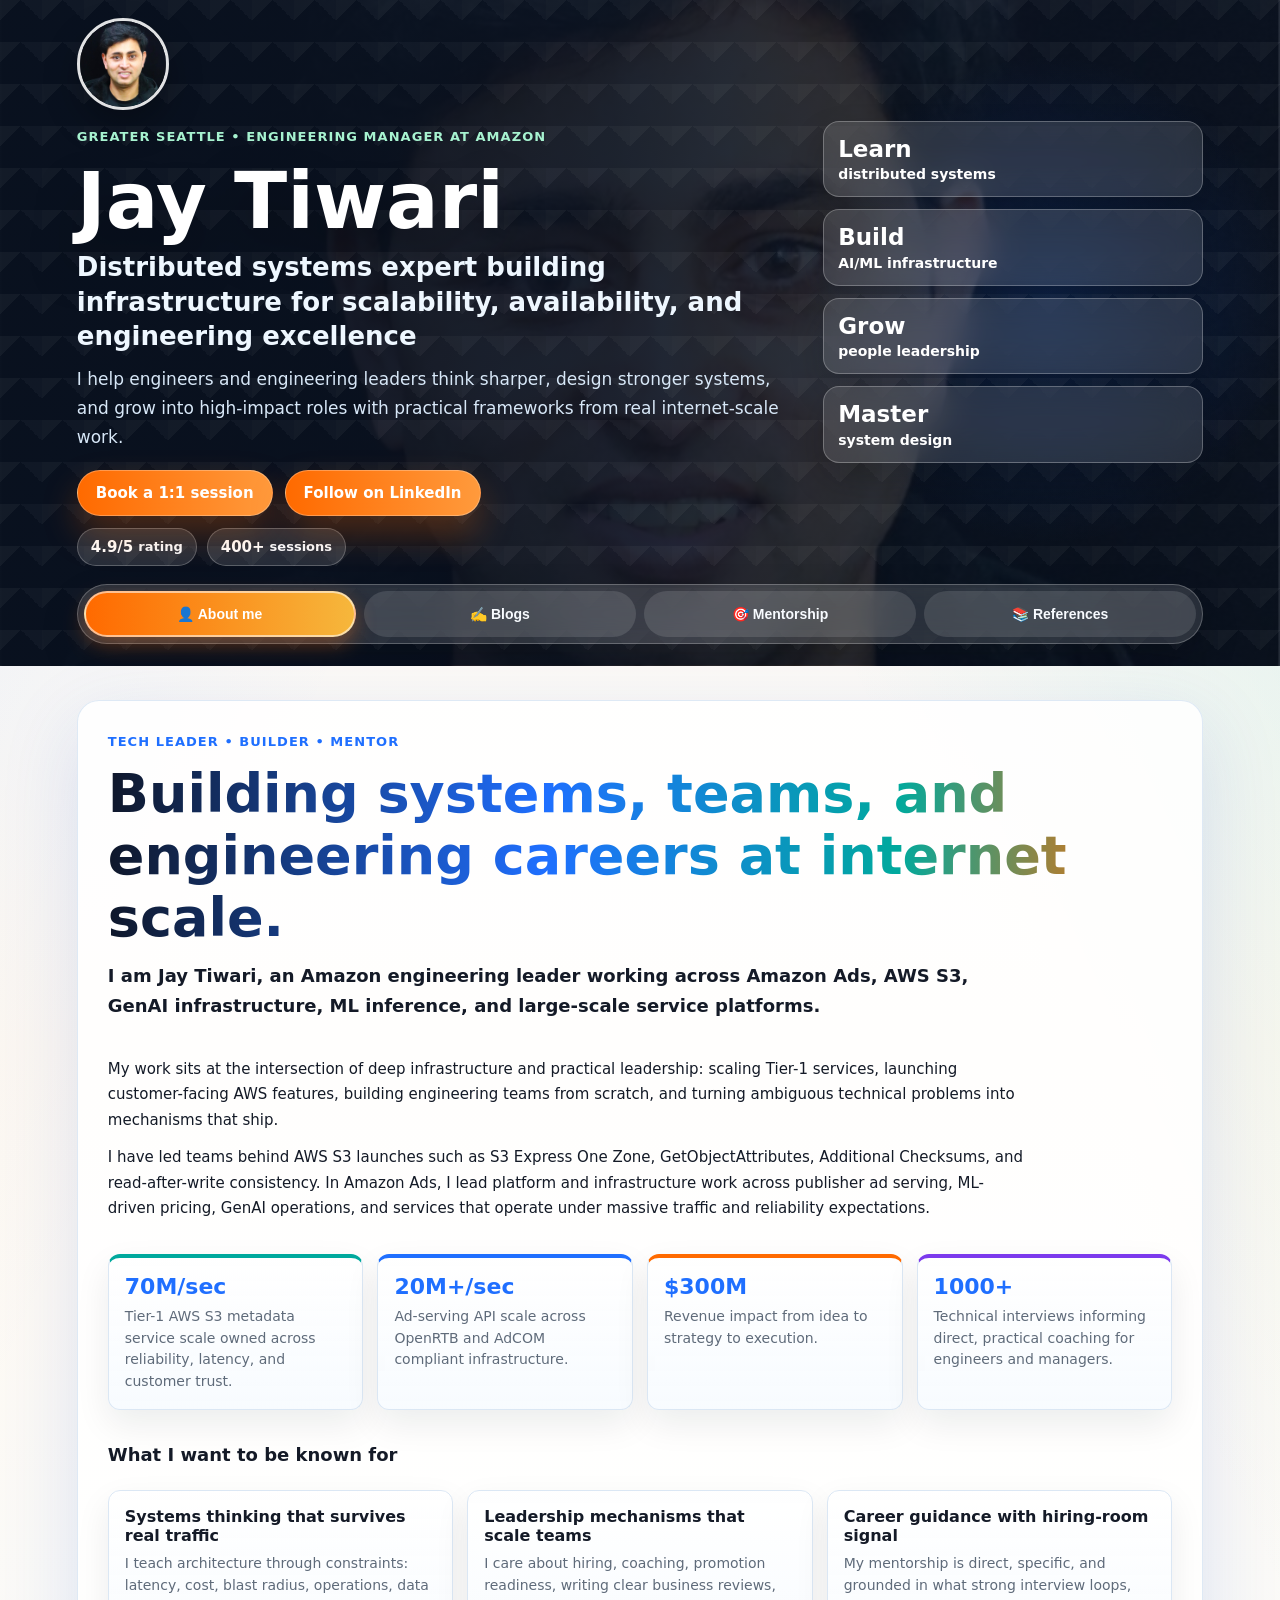
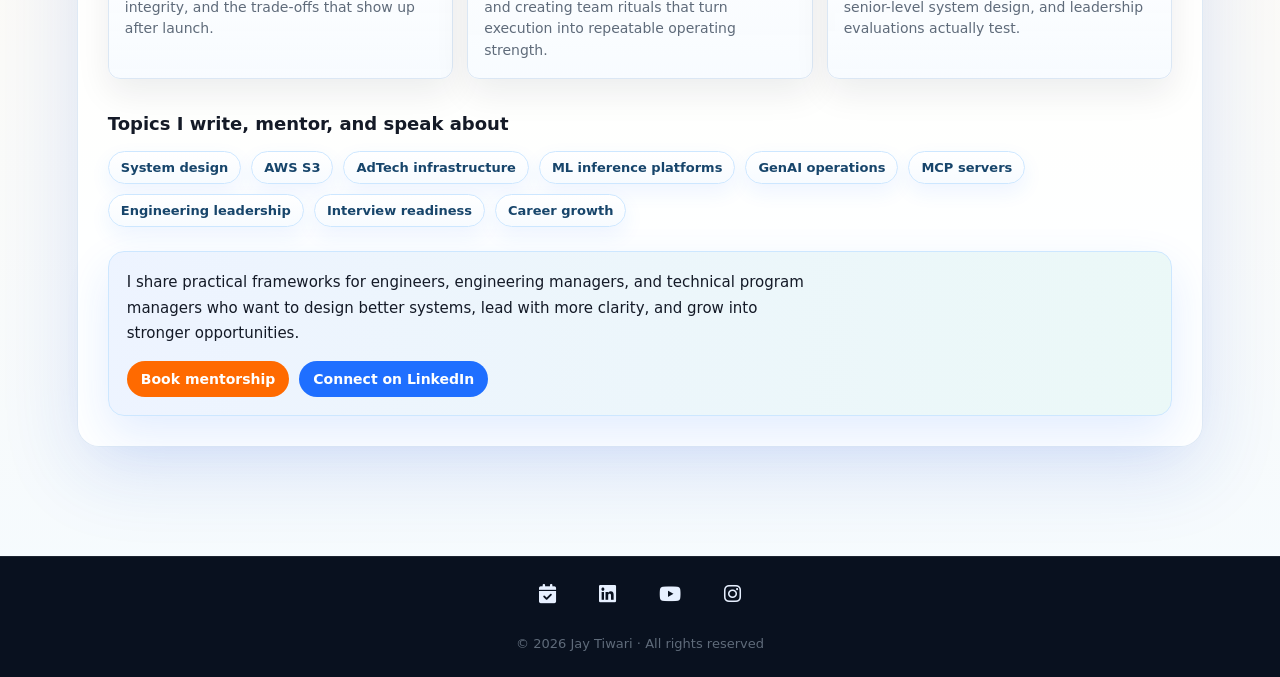
<file: index.html>
<!DOCTYPE html>
<html lang="en">
<head>
  <meta charset="UTF-8" />
  <title>Jay Tiwari</title>
  <meta name="viewport" content="width=device-width, initial-scale=1" />
  <meta name="description" content="Jay Tiwari - Amazon engineering leader, system design mentor, GenAI infrastructure builder, and career coach for engineers and engineering managers." />
  <link rel="stylesheet" href="https://cdnjs.cloudflare.com/ajax/libs/font-awesome/6.5.1/css/all.min.css">

  <style>
  :root {
    --bg: #f7fbff;
    --card: #ffffff;
    --border: #dbe7f4;
    --accent: #ff6a00;
    --accent-hover: #e25700;
    --accent-soft: #fff2e8;
    --blue: #1f6fff;
    --teal: #00a99d;
    --violet: #7c3aed;
    --gold: #f6b73c;
    --ink: #09111f;
    --text: #141a27;
    --muted: #5f6b7a;
  }

  * {
    box-sizing: border-box;
    margin: 0;
    padding: 0;
  }

  body {
    font-family: system-ui, -apple-system, BlinkMacSystemFont, "Segoe UI", sans-serif;
    background:
      linear-gradient(115deg, rgba(31, 111, 255, 0.08), transparent 28%),
      linear-gradient(245deg, rgba(0, 169, 157, 0.12), transparent 32%),
      linear-gradient(180deg, #f7fbff 0%, #fff9f1 46%, #f5fbff 100%);
    color: var(--text);
    min-height: 100vh;
  }

  /* FULL WIDTH */
  .page {
    width: 100%;
  }

  /* HEADER */
  header {
    background:
      radial-gradient(circle at 82% 45%, rgba(31, 111, 255, 0.18), transparent 22%),
      linear-gradient(90deg, rgba(9, 17, 31, 0.98) 0%, rgba(9, 17, 31, 0.92) 48%, rgba(9, 17, 31, 0.72) 100%),
      url("jay-tiwari-profile.jpeg");
    background-position: center, center, 78% 44%;
    background-size: cover;
    align-content: end;
    color: #fff;
    display: grid;
    gap: 14px 28px;
    grid-template-columns: minmax(0, 1fr) minmax(280px, 380px);
    min-height: 610px;
    overflow: hidden;
    padding: 18px 6% 22px;
    position: relative;
  }

  header::after {
    background-image:
      linear-gradient(135deg, rgba(255, 255, 255, 0.08) 25%, transparent 25%),
      linear-gradient(225deg, rgba(255, 255, 255, 0.06) 25%, transparent 25%);
    background-size: 42px 42px;
    content: "";
    inset: 0;
    opacity: 0.55;
    pointer-events: none;
    position: absolute;
  }

  header > * {
    position: relative;
    z-index: 1;
  }

  .hero-top {
    display: flex;
    gap: 16px;
    align-items: center;
    margin-bottom: 12px;
  }

  .avatar {
    width: 70px;
    height: 70px;
    border-radius: 50%;
    object-fit: cover;
    border: 3px solid var(--accent-soft);
  }

  .hero-text h1 {
    font-size: 28px;
    font-weight: 600;
  }

  .hero-text p {
    font-size: 14px;
    color: var(--muted);
  }

  .hero-sub {
    font-size: 15px;
    color: var(--muted);
    margin-top: 8px;
    line-height: 1.6;
  }

  .hero-sub span {
    color: var(--accent);
    font-weight: 600;
  }

  .hero-content {
    grid-column: 1;
    max-width: 980px;
    padding: 0;
  }

  .hero-kicker {
    align-items: center;
    color: #a7f3d0;
    display: flex;
    flex-wrap: wrap;
    font-size: 13px;
    font-weight: 800;
    gap: 8px;
    letter-spacing: 0.08em;
    margin-bottom: 16px;
    text-transform: uppercase;
  }

  .hero-avatar {
    border: 3px solid rgba(255, 255, 255, 0.88);
    border-radius: 50%;
    box-shadow: 0 16px 34px rgba(0, 0, 0, 0.28);
    height: 92px;
    margin-bottom: 12px;
    object-fit: cover;
    width: 92px;
  }

  .hero-content h1 {
    color: #fff;
    font-size: clamp(46px, 7vw, 78px);
    font-weight: 900;
    letter-spacing: 0;
    line-height: 0.95;
    margin-bottom: 12px;
    text-shadow: 0 22px 46px rgba(0, 0, 0, 0.34);
  }

  .hero-titleline {
    color: #eef7ff;
    font-size: clamp(18px, 2.2vw, 26px);
    font-weight: 800;
    line-height: 1.32;
    max-width: 880px;
  }

  .hero-subcopy {
    color: #d7e7f7;
    font-size: 17px;
    line-height: 1.7;
    margin-top: 12px;
    max-width: 740px;
  }

  .hero-actions {
    display: flex;
    flex-wrap: wrap;
    gap: 12px;
    margin: 18px 0 4px;
  }

  .hero-button {
    align-items: center;
    background: linear-gradient(90deg, var(--accent), #ff9a3c);
    border: 1px solid rgba(255, 255, 255, 0.28);
    border-radius: 999px;
    box-shadow: 0 18px 36px rgba(255, 106, 0, 0.28);
    color: #fff;
    display: inline-flex;
    font-size: 15px;
    font-weight: 900;
    justify-content: center;
    min-height: 46px;
    overflow: hidden;
    padding: 0 18px;
    position: relative;
    text-decoration: none;
  }

  .hero-button::after,
  .cta-button::after {
    background: linear-gradient(90deg, transparent, rgba(255, 255, 255, 0.52), transparent);
    content: "";
    height: 100%;
    left: -80%;
    position: absolute;
    top: 0;
    transform: skewX(-18deg);
    width: 42%;
  }

  .hero-button:hover::after,
  .cta-button:hover::after {
    animation: shine 0.8s ease;
  }

  .mentor-proof {
    display: flex;
    flex-wrap: wrap;
    gap: 10px;
    margin: 12px 0 0;
  }

  .proof-pill {
    align-items: center;
    background: rgba(255, 255, 255, 0.12);
    border: 1px solid rgba(255, 255, 255, 0.24);
    border-radius: 999px;
    color: #f8fbff;
    display: inline-flex;
    font-size: 13px;
    font-weight: 800;
    min-height: 38px;
    padding: 0 13px;
    text-decoration: none;
  }

  .proof-pill strong {
    color: #fff;
    font-size: 15px;
    margin-right: 5px;
  }

  @keyframes shine {
    to {
      left: 130%;
    }
  }

  /* STAT PILLS */
  .hero-stats {
    align-self: center;
    display: grid;
    gap: 12px;
    grid-column: 2;
    grid-template-columns: 1fr;
    margin-top: 0;
    max-width: none;
  }

  .stat-pill {
    backdrop-filter: blur(18px);
    background: rgba(255, 255, 255, 0.12);
    border: 1px solid rgba(255, 255, 255, 0.26);
    border-radius: 16px;
    box-shadow: 0 16px 34px rgba(0, 0, 0, 0.18);
    color: white;
    display: block;
    font-size: 14px;
    font-weight: 700;
    min-height: 70px;
    padding: 14px;
    transition: all 0.25s ease;
  }

  /* Make numbers stronger */
  .stat-pill strong {
    color: #fff;
    display: block;
    font-weight: 700;
    font-size: 23px;
    line-height: 1.15;
    margin-bottom: 4px;
  }

  /* Hover effect */
  .stat-link:hover .stat-pill {
    background: rgba(255, 255, 255, 0.2);
    transform: translateY(-2px);
    box-shadow: 0 18px 42px rgba(0, 0, 0, 0.24);
  }

  .stat-link {
    text-decoration: none;
  }

  .highlight::before {
    content: "☞ ";
    font-size: 1.3em;
    margin-right: 0.3em;
    color: #d4a017; /* Gold tint for emphasis */
  }

  .indented-list {
    padding-left: 1em;  /* ~4 char width; adjust to 1.2em for wider fonts */
    margin: 0;          /* Reset default list margins */
  }

  /* TABS */
  nav.tabs {
    backdrop-filter: blur(18px);
    background: rgba(255, 255, 255, 0.12);
    border: 1px solid rgba(255, 255, 255, 0.24);
    box-shadow: 0 18px 40px rgba(0, 0, 0, 0.16);
    display: flex;
    gap: 8px;
    grid-column: 1 / -1;
    margin-top: 4px;
    padding: 6px;
    border-radius: 999px;
  }

  nav.tabs button {
    flex: 1;
    border-radius: 999px;
    border: 2px solid transparent;
    background: rgba(255, 255, 255, 0.12);
    color: #f8fbff;
    font-size: 14px;
    font-weight: 800;
    padding: 13px 16px;
    cursor: pointer;
    transition: all 0.25s ease;
  }

  /* Hover (inactive only) */
  nav.tabs button:hover:not(.active) {
    background: rgba(255, 255, 255, 0.22);
    transform: translateY(-2px);
    box-shadow: 0 12px 28px rgba(0, 0, 0, 0.15);
  }

  /* Active button */
  nav.tabs button.active {
    background: linear-gradient(90deg, var(--accent), var(--gold));
    color: white;
    border: 2px solid rgba(255, 255, 255, 0.56);
    box-shadow: 0 8px 20px rgba(249, 115, 22, 0.35);
  }

  /* Press effect */
  nav.tabs button:active {
    transform: scale(0.97);
  }

  /* CONTENT */
  main {
    padding: 34px 6% 70px;
  }

  .tab-panel {
    display: none;
    background: rgba(255, 255, 255, 0.86);
    border-radius: 22px;
    border: 1px solid rgba(219, 231, 244, 0.9);
    box-shadow: 0 24px 80px rgba(29, 78, 216, 0.14);
    padding: 30px;
    animation: fadeIn 0.3s ease forwards;
  }

  .tab-panel.active {
    display: block;
  }

  @keyframes fadeIn {
    from { opacity: 0; transform: translateY(6px); }
    to { opacity: 1; transform: translateY(0); }
  }

  .tab-panel h2 {
    font-size: 22px;
    margin-bottom: 6px;
  }

  .subtitle {
    color: var(--muted);
    margin-bottom: 18px;
  }

  p {
    font-size: 15px;
    line-height: 1.7;
    margin-bottom: 12px;
    color: var(--text);
  }

  ul li {
    font-size: 14px;
    color: var(--muted);
    margin-bottom: 6px;
  }

  ul li strong {
    color: var(--text);
  }

  /* CARDS */
  .card-list {
    display: grid;
    grid-template-columns: repeat(auto-fit, minmax(260px, 1fr));
    gap: 16px;
    margin-top: 12px;
  }

  .card {
    border-radius: 14px;
    border: 1px solid var(--border);
    border-top: 4px solid var(--blue);
    padding: 18px;
    background: white;
    overflow: hidden;
    position: relative;
    transition: all 0.25s ease;
  }

  .card:nth-child(2n) {
    border-top-color: var(--teal);
  }

  .card:nth-child(3n) {
    border-top-color: var(--accent);
  }

  .card:hover {
    transform: translateY(-4px);
    box-shadow: 0 18px 42px rgba(31, 111, 255, 0.16);
  }

  .card-link {
    color: inherit;
    display: block;
    height: 100%;
    text-decoration: none;
  }

  .card-title {
    font-weight: 600;
    margin-bottom: 6px;
  }

  .card-meta {
    font-size: 13px;
    color: var(--muted);
    margin-bottom: 8px;
  }

  .card-action {
    color: var(--blue);
    display: inline-flex;
    font-size: 13px;
    font-weight: 800;
    margin-top: 6px;
  }

  /* BLOGS (two-pane) */
  .blog-shell {
    display: grid;
    grid-template-columns: 260px minmax(0, 1fr);
    gap: 16px;
    margin-top: 14px;
  }

  .blog-nav {
    background: rgba(255, 255, 255, 0.9);
    border: 1px solid var(--border);
    border-radius: 14px;
    box-shadow: 0 18px 44px rgba(15, 23, 42, 0.06);
    padding: 12px;
    position: sticky;
    top: 18px;
    align-self: start;
  }

  .blog-nav-title {
    color: var(--ink);
    font-size: 12px;
    font-weight: 900;
    letter-spacing: 0.08em;
    text-transform: uppercase;
    margin-bottom: 10px;
  }

  .blog-nav-list {
    list-style: none;
    margin: 0;
    padding: 0;
    display: grid;
    gap: 8px;
  }

  .blog-nav-group {
    margin-top: 10px;
  }

  .blog-nav-group:first-child {
    margin-top: 0;
  }

  .blog-nav-group-title {
    color: var(--muted);
    font-size: 12px;
    font-weight: 900;
    letter-spacing: 0.08em;
    margin: 10px 6px 6px;
    text-transform: uppercase;
  }

  .blog-nav-item {
    appearance: none;
    background: transparent;
    border: 1px solid transparent;
    border-radius: 12px;
    color: var(--text);
    cursor: pointer;
    font-family: inherit;
    font-size: 14px;
    font-weight: 900;
    padding: 10px 10px;
    text-align: left;
    transition: all 0.18s ease;
    width: 100%;
  }

  .blog-nav-item span {
    color: var(--muted);
    display: block;
    font-size: 12px;
    font-weight: 800;
    margin-top: 4px;
  }

  .blog-nav-item:hover {
    background: rgba(31, 111, 255, 0.10);
    border-color: rgba(31, 111, 255, 0.18);
  }

  .blog-nav-item.is-active {
    background: linear-gradient(90deg, rgba(255, 106, 0, 0.16), rgba(31, 111, 255, 0.10));
    border-color: rgba(255, 106, 0, 0.26);
    color: var(--ink);
  }

  .blog-detail .blog-entry {
    display: none;
  }

  .blog-detail .blog-entry.is-active {
    display: block;
  }

  .blog-reader {
    background: rgba(255, 255, 255, 0.9);
    border: 1px solid var(--border);
    border-radius: 14px;
    box-shadow: 0 18px 44px rgba(15, 23, 42, 0.06);
    overflow: hidden;
  }

  .blog-reader-header {
    align-items: center;
    border-bottom: 1px solid rgba(219, 231, 244, 0.9);
    display: flex;
    flex-wrap: wrap;
    gap: 10px;
    justify-content: space-between;
    padding: 12px 14px;
  }

  .blog-reader-title {
    color: var(--ink);
    font-size: 14px;
    font-weight: 900;
  }

  .blog-reader-meta {
    color: var(--muted);
    font-size: 12px;
    font-weight: 800;
    margin-top: 2px;
  }

  .blog-reader-actions {
    display: inline-flex;
    gap: 10px;
  }

  .blog-open-link {
    background: rgba(31, 111, 255, 0.10);
    border: 1px solid rgba(31, 111, 255, 0.22);
    border-radius: 999px;
    color: var(--blue);
    display: inline-flex;
    font-size: 13px;
    font-weight: 900;
    padding: 10px 12px;
    text-decoration: none;
    white-space: nowrap;
  }

  .blog-open-link:hover {
    background: rgba(31, 111, 255, 0.14);
  }

  .blog-iframe {
    border: 0;
    display: block;
    height: min(74vh, 860px);
    width: 100%;
  }

  @media (max-width: 820px) {
    .blog-iframe {
      height: min(70vh, 760px);
    }
  }

  @media (max-width: 820px) {
    .blog-shell {
      grid-template-columns: 1fr;
    }
    .blog-nav {
      position: relative;
      top: 0;
    }
  }

  .pill-row,
  .tag-row {
    display: flex;
    flex-wrap: wrap;
    gap: 10px;
    margin: 12px 0 16px;
  }

  .pill,
  .tag {
    background: #fff;
    border: 1px solid #cde7ff;
    border-radius: 999px;
    color: #17456b;
    display: inline-flex;
    font-size: 13px;
    font-weight: 800;
    padding: 8px 11px;
  }

  .pill {
    appearance: none;
    cursor: pointer;
    font-family: inherit;
    transition: all 0.2s ease;
  }

  .pill:hover {
    border-color: rgba(31, 111, 255, 0.42);
    box-shadow: 0 10px 26px rgba(31, 111, 255, 0.12);
    transform: translateY(-1px);
  }

  .pill:focus-visible {
    outline: 3px solid rgba(255, 106, 0, 0.28);
    outline-offset: 3px;
  }

  .pill.highlight {
    background: linear-gradient(90deg, var(--accent), var(--gold));
    border-color: transparent;
    box-shadow: 0 12px 28px rgba(255, 106, 0, 0.26);
    color: #fff;
  }

  .mentorship-card {
    scroll-margin-top: 96px;
  }

  .mentorship-card.is-active {
    border-color: rgba(255, 106, 0, 0.58);
    box-shadow: 0 22px 54px rgba(255, 106, 0, 0.18);
    transform: translateY(-4px);
  }

  .mentorship-card.is-active::after {
    background: linear-gradient(115deg, rgba(255, 106, 0, 0.12), rgba(31, 111, 255, 0.08), transparent 44%);
    content: "";
    inset: 0;
    pointer-events: none;
    position: absolute;
  }

  .reference-group {
    margin-top: 28px;
  }

  .reference-heading {
    align-items: end;
    border-bottom: 1px solid var(--border);
    display: flex;
    flex-wrap: wrap;
    gap: 8px 14px;
    justify-content: space-between;
    margin-bottom: 16px;
    padding-bottom: 10px;
  }

  .reference-heading h3 {
    color: var(--ink);
    font-size: 22px;
    letter-spacing: 0;
  }

  .reference-heading span {
    color: var(--muted);
    font-size: 13px;
    font-weight: 800;
  }

  .book-grid {
    display: grid;
    gap: 16px;
    grid-template-columns: repeat(auto-fit, minmax(190px, 1fr));
  }

  .book-card {
    background:
      linear-gradient(180deg, rgba(255, 255, 255, 0.98), rgba(247, 251, 255, 0.94));
    border: 1px solid var(--border);
    border-top: 4px solid var(--blue);
    border-radius: 8px;
    box-shadow: 0 14px 34px rgba(15, 23, 42, 0.08);
    color: inherit;
    display: grid;
    gap: 12px;
    grid-template-rows: auto 1fr;
    min-height: 100%;
    padding: 14px;
    text-decoration: none;
    transition: all 0.24s ease;
  }

  .book-card:nth-child(2n) {
    border-top-color: var(--teal);
  }

  .book-card:nth-child(3n) {
    border-top-color: var(--accent);
  }

  .book-card:hover {
    box-shadow: 0 20px 48px rgba(31, 111, 255, 0.16);
    transform: translateY(-4px);
  }

  .book-cover {
    align-items: center;
    aspect-ratio: 3 / 4;
    background: #eef5ff;
    border: 1px solid #dbe7f4;
    border-radius: 6px;
    display: flex;
    justify-content: center;
    margin: 0 auto;
    max-width: 166px;
    overflow: hidden;
  }

  .book-cover img {
    height: 100%;
    object-fit: contain;
    width: 100%;
  }

  .book-title {
    color: var(--ink);
    font-size: 15px;
    font-weight: 900;
    line-height: 1.35;
    margin-bottom: 5px;
  }

  .book-author {
    color: var(--muted);
    font-size: 13px;
    font-weight: 700;
    line-height: 1.45;
  }

  .book-link-label {
    color: var(--blue);
    display: inline-flex;
    font-size: 13px;
    font-weight: 900;
    margin-top: 10px;
  }

  /* ABOUT BRANDING */
  .about-lead {
    display: grid;
    gap: 24px;
  }

  .eyebrow {
    color: var(--blue);
    font-size: 13px;
    font-weight: 700;
    letter-spacing: 0.08em;
    margin-bottom: 10px;
    text-transform: uppercase;
  }

  .about-lead h2 {
    background: linear-gradient(90deg, #0f172a 0%, var(--blue) 42%, var(--teal) 76%, var(--accent) 100%);
    -webkit-background-clip: text;
    background-clip: text;
    color: transparent;
    font-size: clamp(32px, 4.3vw, 54px);
    line-height: 1.15;
    margin-bottom: 12px;
    max-width: 1040px;
  }

  .brand-statement {
    color: var(--text);
    font-size: 18px;
    font-weight: 600;
    line-height: 1.65;
    max-width: 900px;
  }

  .about-copy {
    max-width: 920px;
  }

  .impact-grid,
  .belief-grid {
    display: grid;
    gap: 14px;
    grid-template-columns: repeat(auto-fit, minmax(210px, 1fr));
    margin: 20px 0 26px;
  }

  .impact-card,
  .belief-card {
    background:
      linear-gradient(180deg, rgba(255, 255, 255, 0.96), rgba(247, 251, 255, 0.92));
    border: 1px solid var(--border);
    border-radius: 12px;
    box-shadow: 0 14px 34px rgba(15, 23, 42, 0.08);
    padding: 16px;
  }

  .impact-card:nth-child(1) {
    border-top: 4px solid var(--teal);
  }

  .impact-card:nth-child(2) {
    border-top: 4px solid var(--blue);
  }

  .impact-card:nth-child(3) {
    border-top: 4px solid var(--accent);
  }

  .impact-card:nth-child(4) {
    border-top: 4px solid var(--violet);
  }

  .impact-value {
    color: var(--blue);
    display: block;
    font-size: 22px;
    font-weight: 800;
    line-height: 1.2;
    margin-bottom: 6px;
  }

  .impact-label,
  .belief-card p {
    color: var(--muted);
    font-size: 14px;
    line-height: 1.55;
    margin: 0;
  }

  .section-kicker {
    color: var(--text);
    font-size: 18px;
    font-weight: 700;
    margin: 30px 0 12px;
  }

  .belief-card h3 {
    color: var(--text);
    font-size: 16px;
    margin-bottom: 8px;
  }

  .topic-cloud {
    display: flex;
    flex-wrap: wrap;
    gap: 10px;
    margin: 12px 0 24px;
  }

  .topic-pill {
    background: linear-gradient(180deg, #fff, #f7fbff);
    border: 1px solid #cde7ff;
    border-radius: 999px;
    box-shadow: 0 8px 20px rgba(31, 111, 255, 0.08);
    color: #17456b;
    font-size: 13px;
    font-weight: 700;
    padding: 8px 12px;
  }

  .about-cta {
    align-items: center;
    background:
      linear-gradient(90deg, rgba(31, 111, 255, 0.08), rgba(0, 169, 157, 0.08)),
      #fff;
    border: 1px solid #cde7ff;
    border-radius: 16px;
    box-shadow: 0 18px 46px rgba(31, 111, 255, 0.12);
    display: flex;
    flex-wrap: wrap;
    gap: 14px;
    justify-content: space-between;
    margin-top: 24px;
    padding: 18px;
  }

  .about-cta p {
    margin: 0;
    max-width: 680px;
  }

  .cta-actions {
    display: flex;
    flex-wrap: wrap;
    gap: 10px;
  }

  .cta-button {
    background: var(--accent);
    border-radius: 999px;
    color: #fff;
    display: inline-flex;
    font-size: 14px;
    font-weight: 700;
    overflow: hidden;
    padding: 10px 14px;
    position: relative;
    text-decoration: none;
  }

  .cta-button.secondary {
    background: var(--blue);
  }

  footer {
    text-align: center;
    font-size: 13px;
    color: var(--muted);
    margin-top: 30px;
  }

  /* MOBILE */
  @media (max-width: 600px) {
    .page {
      padding: 0;
    }

    header {
      display: block;
      min-height: auto;
      padding: 14px 20px 18px;
    }

    .hero-top {
      flex-direction: column;
      text-align: center;
    }

    .hero-avatar {
      height: 64px;
      width: 64px;
    }

    .hero-content h1 {
      font-size: 43px;
    }

    .hero-titleline {
      font-size: 17px;
    }

    .hero-subcopy {
      font-size: 14px;
    }

    .hero-actions,
    .hero-button {
      width: 100%;
    }

    .hero-button {
      min-height: 48px;
    }

    .hero-stats {
      display: grid;
      gap: 10px;
      grid-template-columns: repeat(2, minmax(0, 1fr));
      margin-top: 18px;
      overflow: visible;
      padding-bottom: 0;
    }

    .stat-link {
      min-width: 0;
    }

    .stat-pill {
      min-height: 88px;
    }

    nav.tabs {
      display: grid;
      grid-template-columns: repeat(2, minmax(0, 1fr));
      border-radius: 18px;
    }

    nav.tabs button {
      flex: none;
      min-height: 52px;
      padding: 10px 8px;
    }

    main {
      padding: 26px 20px 56px;
    }

    .tab-panel {
      border-radius: 18px;
      padding: 22px;
    }

    .about-lead h2 {
      font-size: 25px;
    }

    .brand-statement {
      font-size: 16px;
    }

    .about-cta {
      align-items: stretch;
    }

    .cta-actions,
    .cta-button {
      width: 100%;
    }

    .cta-button {
      justify-content: center;
    }
  }
  .social-footer {
    text-align: center;
    padding: 2em 1em;
    background: #09111f;
    margin-top: 3em;
    border-top: 1px solid rgba(255, 255, 255, 0.08);
  }
  .social-links a {
    display: inline-block;
    font-size: 1.5em;
    margin: 0 1em;
    color: #e7f0ff;
    transition: color 0.3s ease;
  }
  .social-links a:hover {
    color: var(--gold);
  }
  .social-footer p {
    margin-top: 1em;
    font-size: 0.9em;
    color: #b8c7dd;
  }

</style>
</head>
<body>
  <div class="page">
    <header>
        <div class="hero-content">
        <img src="jay-tiwari-profile.jpeg" alt="Jay Tiwari" class="hero-avatar">
        <p class="hero-kicker">Greater Seattle • Engineering Manager at Amazon</p>
        <h1>Jay Tiwari</h1>
        <p class="hero-titleline">
          Distributed systems expert building infrastructure for scalability, availability, and engineering excellence
        </p>
        <p class="hero-subcopy">
          I help engineers and engineering leaders think sharper, design stronger systems,
          and grow into high-impact roles with practical frameworks from real internet-scale work.
        </p>

        <div class="hero-actions">
          <a class="hero-button" href="https://topmate.io/jay_tiwari" target="_blank" rel="noopener noreferrer">Book a 1:1 session</a>
          <a class="hero-button secondary" href="https://www.linkedin.com/in/jayptiwari/" target="_blank" rel="noopener noreferrer">Follow on LinkedIn</a>
        </div>
        <div class="mentor-proof" aria-label="Topmate mentoring proof">
          <a class="proof-pill" href="https://topmate.io/jay_tiwari" target="_blank" rel="noopener noreferrer"><strong>4.9/5</strong> rating</a>
          <a class="proof-pill" href="https://topmate.io/jay_tiwari" target="_blank" rel="noopener noreferrer"><strong>400+</strong> sessions</a>
        </div>
      </div>

      <div class="hero-stats">
        <a href="https://topmate.io/jay_tiwari" target="_blank" class="stat-link">
          <span class="stat-pill"><strong>Learn</strong> distributed systems</span>
        </a>
        <a href="https://topmate.io/jay_tiwari" target="_blank" class="stat-link">
          <span class="stat-pill"><strong>Build</strong> AI/ML infrastructure</span>
        </a>
        <a href="https://topmate.io/jay_tiwari" target="_blank" class="stat-link">
          <span class="stat-pill"><strong>Grow</strong> people leadership</span>
        </a>
        <a href="https://topmate.io/jay_tiwari" target="_blank" class="stat-link">
          <span class="stat-pill"><strong>Master</strong> system design</span>
        </a>
      </div>

      <nav class="tabs" aria-label="Main sections">
        <button class="active" data-tab="about">
          <span class="icon">👤</span>
          <span>About me</span>
        </button>
        <button data-tab="blogs">
          <span class="icon">✍️</span>
          <span>Blogs</span>
        </button>
        <button data-tab="mentorship">
          <span class="icon">🎯</span>
          <span>Mentorship</span>
        </button>
        <button data-tab="references">
          <span class="icon">📚</span>
          <span>References</span>
        </button>
      </nav>
    </header>

    <main>
      <!-- ABOUT ME -->
      <section id="tab-about" class="tab-panel active">
        <div class="about-lead">
          <div>
            <p class="eyebrow">Tech leader • Builder • Mentor</p>
            <h2>Building systems, teams, and engineering careers at internet scale.</h2>
            <p class="brand-statement">
              I am Jay Tiwari, an Amazon engineering leader working across Amazon Ads, AWS S3,
              GenAI infrastructure, ML inference, and large-scale service platforms.
            </p>
          </div>

          <div class="about-copy">
            <p>
              My work sits at the intersection of deep infrastructure and practical leadership:
              scaling Tier-1 services, launching customer-facing AWS features, building engineering
              teams from scratch, and turning ambiguous technical problems into mechanisms that ship.
            </p>
            <p>
              I have led teams behind AWS S3 launches such as S3 Express One Zone, GetObjectAttributes,
              Additional Checksums, and read-after-write consistency. In Amazon Ads, I lead platform
              and infrastructure work across publisher ad serving, ML-driven pricing, GenAI operations,
              and services that operate under massive traffic and reliability expectations.
            </p>
          </div>
        </div>

        <div class="impact-grid" aria-label="Leadership impact highlights">
          <div class="impact-card">
            <span class="impact-value">70M/sec</span>
            <p class="impact-label">Tier-1 AWS S3 metadata service scale owned across reliability, latency, and customer trust.</p>
          </div>
          <div class="impact-card">
            <span class="impact-value">20M+/sec</span>
            <p class="impact-label">Ad-serving API scale across OpenRTB and AdCOM compliant infrastructure.</p>
          </div>
          <div class="impact-card">
            <span class="impact-value">$300M</span>
            <p class="impact-label">Revenue impact from idea to strategy to execution.</p>
          </div>
          <div class="impact-card">
            <span class="impact-value">1000+</span>
            <p class="impact-label">Technical interviews informing direct, practical coaching for engineers and managers.</p>
          </div>
        </div>

        <p class="section-kicker">What I want to be known for</p>
        <div class="belief-grid">
          <article class="belief-card">
            <h3>Systems thinking that survives real traffic</h3>
            <p>
              I teach architecture through constraints: latency, cost, blast radius, operations,
              data integrity, and the trade-offs that show up after launch.
            </p>
          </article>
          <article class="belief-card">
            <h3>Leadership mechanisms that scale teams</h3>
            <p>
              I care about hiring, coaching, promotion readiness, writing clear business reviews,
              and creating team rituals that turn execution into repeatable operating strength.
            </p>
          </article>
          <article class="belief-card">
            <h3>Career guidance with hiring-room signal</h3>
            <p>
              My mentorship is direct, specific, and grounded in what strong interview loops,
              senior-level system design, and leadership evaluations actually test.
            </p>
          </article>
        </div>

        <p class="section-kicker">Topics I write, mentor, and speak about</p>
        <div class="topic-cloud" aria-label="Jay Tiwari topics">
          <span class="topic-pill">System design</span>
          <span class="topic-pill">AWS S3</span>
          <span class="topic-pill">AdTech infrastructure</span>
          <span class="topic-pill">ML inference platforms</span>
          <span class="topic-pill">GenAI operations</span>
          <span class="topic-pill">MCP servers</span>
          <span class="topic-pill">Engineering leadership</span>
          <span class="topic-pill">Interview readiness</span>
          <span class="topic-pill">Career growth</span>
        </div>

        <div class="about-cta">
          <p>
            I share practical frameworks for engineers, engineering managers, and technical program
            managers who want to design better systems, lead with more clarity, and grow into stronger
            opportunities.
          </p>
          <div class="cta-actions">
            <a class="cta-button" href="https://topmate.io/jay_tiwari" target="_blank" rel="noopener noreferrer">Book mentorship</a>
            <a class="cta-button secondary" href="https://www.linkedin.com/in/jayptiwari/" target="_blank" rel="noopener noreferrer">Connect on LinkedIn</a>
          </div>
        </div>
      </section>

      <!-- BLOGS -->
      <section id="tab-blogs" class="tab-panel">
        <h2>Blogs</h2>
        <p class="subtitle">
          Notes and articles on system design, engineering leadership, and interview preparation.
        </p>

        <div class="blog-shell" data-blog-shell>
          <aside class="blog-nav" aria-label="Blog topics">
            <div class="blog-nav-title">Topics</div>
            <ul class="blog-nav-list" data-blog-nav></ul>
          </aside>

          <div class="blog-detail" data-blog-detail>
            <div class="blog-reader" data-blog-reader>
              <div class="blog-reader-header">
                <div>
                  <div class="blog-reader-title" data-blog-reader-title>Blog</div>
                  <div class="blog-reader-meta" data-blog-reader-meta></div>
                </div>
                <div class="blog-reader-actions">
                  <a class="blog-open-link" data-blog-open target="_blank" rel="noopener noreferrer" href="blogs/how-to-think-in-system-design-interviews.html">Open</a>
                </div>
              </div>
              <iframe class="blog-iframe" data-blog-iframe title="Blog article"></iframe>
            </div>

            <article class="card blog-entry" data-blog-entry data-title="How to think in system design interviews" data-meta="System design • 8 min read" data-href="blogs/how-to-think-in-system-design-interviews.html" data-category="System Design">
              <a class="card-link" href="blogs/how-to-think-in-system-design-interviews.html">
                <div class="card-title">How to think in system design interviews</div>
                <div class="card-meta">System design • 8 min read</div>
                <p>
                  A practical framework for navigating ambiguity, making trade-offs, and showing engineering judgment under pressure.
                </p>
                <span class="card-action">Read article</span>
              </a>
            </article>

            <article class="card blog-entry" data-blog-entry data-title="Turning your resume into a signal, not noise" data-meta="Career growth • 7 min read" data-href="blogs/turning-your-resume-into-a-signal-not-noise.html" data-category="Career Growth">
              <a class="card-link" href="blogs/turning-your-resume-into-a-signal-not-noise.html">
                <div class="card-title">Turning your resume into a signal, not noise</div>
                <div class="card-meta">Career growth • 7 min read</div>
                <p>
                  A practical guide to rewriting resume bullets so they show scope, judgment, and impact instead of generic activity.
                </p>
                <span class="card-action">Read article</span>
              </a>
            </article>

            <article class="card blog-entry" data-blog-entry data-title="How to scale a service for spiky traffic" data-meta="System design • 8 min read" data-href="blogs/how-to-scale-a-service-for-spiky-traffic.html" data-category="System Design">
              <a class="card-link" href="blogs/how-to-scale-a-service-for-spiky-traffic.html">
                <div class="card-title">How to scale a service for spiky traffic</div>
                <div class="card-meta">System design • 8 min read</div>
                <p>
                  Scheduled scaling, forecast-informed planning, autoscaling, predictive scaling, and safe descaling for sudden traffic bursts.
                </p>
                <span class="card-action">Read article</span>
              </a>
            </article>

            <article class="card blog-entry" data-blog-entry data-title="Fixing the most common FAANG interview mistakes" data-meta="Interview prep • 7 min read" data-href="blogs/fixing-the-most-common-faang-interview-mistakes.html" data-category="Interview Preparation">
              <a class="card-link" href="blogs/fixing-the-most-common-faang-interview-mistakes.html">
                <div class="card-title">Fixing the most common FAANG interview mistakes</div>
                <div class="card-meta">Interview prep • 7 min read</div>
                <p>
                  The patterns I see repeatedly in mock interviews and how to avoid them in your own prep.
                </p>
                <span class="card-action">Read article</span>
              </a>
            </article>

            <article class="card blog-entry" data-blog-entry data-title="How to excel in Google's Code Comprehension interview" data-meta="Interview prep • 8 min read" data-href="blogs/how-to-excel-google-code-comprehension.html" data-category="Interview Preparation">
              <a class="card-link" href="blogs/how-to-excel-google-code-comprehension.html">
                <div class="card-title">How to excel in Google's Code Comprehension interview</div>
                <div class="card-meta">Interview prep • 8 min read</div>
                <p>
                  A practical framework for reading unfamiliar code, working with AI effectively, and validating fixes under pressure.
                </p>
                <span class="card-action">Read article</span>
              </a>
            </article>
          </div>
        </div>
      </section>

      <!-- MENTORSHIP -->
      <section id="tab-mentorship" class="tab-panel">
        <h2>Mentorship</h2>
        <p class="subtitle">
          1:1 sessions inspired by what works best for candidates I’ve mentored so far.
        </p>

        <div class="pill-row">
          <button class="pill highlight" type="button" data-mentorship-target="system-design" aria-pressed="true">System design mock</button>
          <button class="pill" type="button" data-mentorship-target="resume-review" aria-pressed="false">Resume review</button>
          <button class="pill" type="button" data-mentorship-target="interview-readiness" aria-pressed="false">Interview readiness</button>
          <button class="pill" type="button" data-mentorship-target="career-guidance" aria-pressed="false">Career guidance</button>
        </div>

        <div class="card-list">
          <article class="card mentorship-card is-active" data-mentorship-card="system-design">
            <div class="card-title">System design mock interview</div>
            <div class="card-meta">60 minutes • video call</div>
            <p>
              We run a real FAANG-style design prompt end to end. I watch how you clarify requirements,
              estimate scale, draw the architecture, choose data stores, and discuss bottlenecks.
            </p>
            <p>
              I give feedback on structure, trade-offs, depth, and communication, then recommend exactly
              what to practice next so your answer sounds like engineering judgment, not memorized diagrams.
            </p>
            <div class="tag-row">
              <span class="tag">Architecture structure</span>
              <span class="tag">Trade-off clarity</span>
              <span class="tag">Senior signal</span>
            </div>
          </article>

          <article class="card mentorship-card" data-mentorship-card="resume-review">
            <div class="card-title">Resume review</div>
            <div class="card-meta">30 minutes • async or call</div>
            <p>
              We review your resume like a hiring manager would scan it: top-third positioning, role fit,
              scope, measurable impact, leadership signal, and whether each bullet earns its space.
            </p>
            <p>
              I point out noise, missing context, weak bullets, and places where your real impact is hidden.
              You leave with sharper rewrites and a clearer story for recruiters, managers, and interviewers.
            </p>
            <div class="tag-row">
              <span class="tag">Impact bullets</span>
              <span class="tag">Scope and signal</span>
              <span class="tag">Hiring-manager lens</span>
            </div>
          </article>

          <article class="card mentorship-card" data-mentorship-card="interview-readiness">
            <div class="card-title">Interview readiness & prep plan</div>
            <div class="card-meta">45 minutes • video call</div>
            <p>
              We diagnose where you are today across coding, system design, behavioral stories, resume
              positioning, and timeline pressure. Then we turn that into a practical weekly plan.
            </p>
            <p>
              I look for the highest-leverage gaps: missing patterns, unclear communication, weak examples,
              or poor sequencing. The goal is fewer random problems and more focused preparation.
            </p>
            <div class="tag-row">
              <span class="tag">Prep roadmap</span>
              <span class="tag">Gap diagnosis</span>
              <span class="tag">Focused practice</span>
            </div>
          </article>

          <article class="card mentorship-card" data-mentorship-card="career-guidance">
            <div class="card-title">Career guidance / AMA</div>
            <div class="card-meta">20 minutes • flexible</div>
            <p>
              Use this for high-signal decisions: role changes, offer choices, manager conversations,
              internal mobility, switching stacks, or how to approach a specific interview opportunity.
            </p>
            <p>
              I help you separate emotion from options, look at second-order consequences, and choose a next
              step that fits your long-term career direction instead of only the current pressure.
            </p>
            <div class="tag-row">
              <span class="tag">Decision clarity</span>
              <span class="tag">Career strategy</span>
              <span class="tag">Next steps</span>
            </div>
          </article>
        </div>

        <p style="margin-top: 12px;">
          For now, please use
          <a href="https://topmate.io/jay_tiwari" target="_blank" rel="noopener noreferrer">topmate.io/jay_tiwari</a>
          to book a session. We are working on building our own platform, and contributions, ideas, or
          technical help are welcome.
        </p>
      </section>

      <!-- REFERENCES -->
      <section id="tab-references" class="tab-panel">
        <h2>References</h2>
        <p class="subtitle">
          Books, tools, and resources I often recommend to candidates and mentees.
        </p>

        <div class="reference-group">
          <div class="reference-heading">
            <h3>System Design</h3>
            <span>Architecture, scale, storage, and distributed systems</span>
          </div>
          <div class="book-grid">
            <a class="book-card" href="https://www.amazon.com/dp/B08CMF2CQF" target="_blank" rel="noopener noreferrer">
              <div class="book-cover">
                <img src="https://images-na.ssl-images-amazon.com/images/P/B08CMF2CQF.01.LZZZZZZZ.jpg" alt="System Design Interview volume 1 book cover" loading="lazy" />
              </div>
              <div>
                <div class="book-title">System Design Interview - An Insider's Guide</div>
                <div class="book-author">Alex Xu</div>
                <span class="book-link-label">View on Amazon</span>
              </div>
            </a>
            <a class="book-card" href="https://www.amazon.com/dp/1736049119" target="_blank" rel="noopener noreferrer">
              <div class="book-cover">
                <img src="https://images-na.ssl-images-amazon.com/images/P/1736049119.01.LZZZZZZZ.jpg" alt="System Design Interview volume 2 book cover" loading="lazy" />
              </div>
              <div>
                <div class="book-title">System Design Interview - Volume 2</div>
                <div class="book-author">Alex Xu and Sahn Lam</div>
                <span class="book-link-label">View on Amazon</span>
              </div>
            </a>
            <a class="book-card" href="https://www.amazon.com/dp/1449373321" target="_blank" rel="noopener noreferrer">
              <div class="book-cover">
                <img src="https://images-na.ssl-images-amazon.com/images/P/1449373321.01.LZZZZZZZ.jpg" alt="Designing Data-Intensive Applications book cover" loading="lazy" />
              </div>
              <div>
                <div class="book-title">Designing Data-Intensive Applications</div>
                <div class="book-author">Martin Kleppmann</div>
                <span class="book-link-label">View on Amazon</span>
              </div>
            </a>
            <a class="book-card" href="https://www.amazon.com/dp/1492040347" target="_blank" rel="noopener noreferrer">
              <div class="book-cover">
                <img src="https://images-na.ssl-images-amazon.com/images/P/1492040347.01.LZZZZZZZ.jpg" alt="Database Internals book cover" loading="lazy" />
              </div>
              <div>
                <div class="book-title">Database Internals</div>
                <div class="book-author">Alex Petrov</div>
                <span class="book-link-label">View on Amazon</span>
              </div>
            </a>
            <a class="book-card" href="https://www.amazon.com/dp/1492086894" target="_blank" rel="noopener noreferrer">
              <div class="book-cover">
                <img src="https://images-na.ssl-images-amazon.com/images/P/1492086894.01.LZZZZZZZ.jpg" alt="Software Architecture The Hard Parts book cover" loading="lazy" />
              </div>
              <div>
                <div class="book-title">Software Architecture: The Hard Parts</div>
                <div class="book-author">Neal Ford, Mark Richards, Pramod Sadalage, and Zhamak Dehghani</div>
                <span class="book-link-label">View on Amazon</span>
              </div>
            </a>
          </div>
        </div>

        <div class="reference-group">
          <div class="reference-heading">
            <h3>Engineering</h3>
            <span>Craft, influence, Java, and hard conversations</span>
          </div>
          <div class="book-grid">
            <a class="book-card" href="https://www.amazon.com/dp/0132350882" target="_blank" rel="noopener noreferrer">
              <div class="book-cover">
                <img src="https://images-na.ssl-images-amazon.com/images/P/0132350882.01.LZZZZZZZ.jpg" alt="Clean Code book cover" loading="lazy" />
              </div>
              <div>
                <div class="book-title">Clean Code</div>
                <div class="book-author">Robert C. Martin</div>
                <span class="book-link-label">View on Amazon</span>
              </div>
            </a>
            <a class="book-card" href="https://www.amazon.com/dp/1736417916" target="_blank" rel="noopener noreferrer">
              <div class="book-cover">
                <img src="https://images-na.ssl-images-amazon.com/images/P/1736417916.01.LZZZZZZZ.jpg" alt="Staff Engineer book cover" loading="lazy" />
              </div>
              <div>
                <div class="book-title">Staff Engineer</div>
                <div class="book-author">Will Larson</div>
                <span class="book-link-label">View on Amazon</span>
              </div>
            </a>
            <a class="book-card" href="https://www.amazon.com/dp/0134685997" target="_blank" rel="noopener noreferrer">
              <div class="book-cover">
                <img src="https://images-na.ssl-images-amazon.com/images/P/0134685997.01.LZZZZZZZ.jpg" alt="Effective Java book cover" loading="lazy" />
              </div>
              <div>
                <div class="book-title">Effective Java</div>
                <div class="book-author">Joshua Bloch</div>
                <span class="book-link-label">View on Amazon</span>
              </div>
            </a>
            <a class="book-card" href="https://www.amazon.com/dp/1260474186" target="_blank" rel="noopener noreferrer">
              <div class="book-cover">
                <img src="https://images-na.ssl-images-amazon.com/images/P/1260474186.01.LZZZZZZZ.jpg" alt="Crucial Conversations book cover" loading="lazy" />
              </div>
              <div>
                <div class="book-title">Crucial Conversations</div>
                <div class="book-author">Joseph Grenny, Kerry Patterson, Ron McMillan, Al Switzler, and Emily Gregory</div>
                <span class="book-link-label">View on Amazon</span>
              </div>
            </a>
          </div>
        </div>

        <div class="reference-group">
          <div class="reference-heading">
            <h3>AI and ML</h3>
            <span>Production ML, LLMs, AI engineering, and prompting</span>
          </div>
          <div class="book-grid">
            <a class="book-card" href="https://www.amazon.com/dp/1098115783" target="_blank" rel="noopener noreferrer">
              <div class="book-cover">
                <img src="https://images-na.ssl-images-amazon.com/images/P/1098115783.01.LZZZZZZZ.jpg" alt="Machine Learning Design Patterns book cover" loading="lazy" />
              </div>
              <div>
                <div class="book-title">Machine Learning Design Patterns</div>
                <div class="book-author">Valliappa Lakshmanan, Sara Robinson, and Michael Munn</div>
                <span class="book-link-label">View on Amazon</span>
              </div>
            </a>
            <a class="book-card" href="https://www.amazon.com/dp/1098150961" target="_blank" rel="noopener noreferrer">
              <div class="book-cover">
                <img src="https://images-na.ssl-images-amazon.com/images/P/1098150961.01.LZZZZZZZ.jpg" alt="Hands-On Large Language Models book cover" loading="lazy" />
              </div>
              <div>
                <div class="book-title">Hands-On Large Language Models</div>
                <div class="book-author">Jay Alammar and Maarten Grootendorst</div>
                <span class="book-link-label">View on Amazon</span>
              </div>
            </a>
            <a class="book-card" href="https://www.amazon.com/dp/1098166302" target="_blank" rel="noopener noreferrer">
              <div class="book-cover">
                <img src="https://images-na.ssl-images-amazon.com/images/P/1098166302.01.LZZZZZZZ.jpg" alt="AI Engineering book cover" loading="lazy" />
              </div>
              <div>
                <div class="book-title">AI Engineering</div>
                <div class="book-author">Chip Huyen</div>
                <span class="book-link-label">View on Amazon</span>
              </div>
            </a>
            <a class="book-card" href="https://www.amazon.com/dp/1098156153" target="_blank" rel="noopener noreferrer">
              <div class="book-cover">
                <img src="https://images-na.ssl-images-amazon.com/images/P/1098156153.01.LZZZZZZZ.jpg" alt="Prompt Engineering for LLMs book cover" loading="lazy" />
              </div>
              <div>
                <div class="book-title">Prompt Engineering for LLMs</div>
                <div class="book-author">John Berryman and Albert Ziegler</div>
                <span class="book-link-label">View on Amazon</span>
              </div>
            </a>
          </div>
        </div>

        <p style="margin-top: 18px;">
          These are my cherry-picked recommended books for anyone looking to learn about Software Engineering and/or interview at Big Tech companies.
        </p>
      </section>
    </main>

    <footer class="social-footer">
      <div class="social-links">
        <a href="https://www.topmate.io/jay_tiwari" target="_blank" title="Book a session" aria-label="Topmate">
          <i class="fas fa-calendar-check"></i>
        </a>
        <a href="https://www.linkedin.com/in/jayptiwari/" target="_blank" title="LinkedIn" aria-label="LinkedIn">
          <i class="fab fa-linkedin"></i>
        </a>
        <a href="https://www.youtube.com/@InnovativeEngineeringManager/videos" target="_blank" title="YouTube" aria-label="YouTube">
          <i class="fab fa-youtube"></i>
        </a>
        <a href="https://instagram.com/YOUR_HANDLE" target="_blank" title="Instagram" aria-label="Instagram">
          <i class="fab fa-instagram"></i>
        </a>
      </div>
      <br><br>
      © <span id="year"></span> Jay Tiwari · All rights reserved
    </footer>
  </div>

  <script>
    // Tabs logic
    const tabButtons = document.querySelectorAll("nav.tabs button");
    const panels = {
      about: document.getElementById("tab-about"),
      blogs: document.getElementById("tab-blogs"),
      mentorship: document.getElementById("tab-mentorship"),
      references: document.getElementById("tab-references")
    };

    function activateTab(tab) {
      if (!panels[tab]) {
        return;
      }

      tabButtons.forEach((btn) => {
        btn.classList.toggle("active", btn.dataset.tab === tab);
      });

      Object.entries(panels).forEach(([name, el]) => {
        el.classList.toggle("active", name === tab);
      });

      if (tab === "blogs") {
        initBlogNavigator();
      }
    }

    function tabFromHash() {
      return window.location.hash.slice(1) || "about";
    }

    tabButtons.forEach((btn) => {
      btn.addEventListener("click", () => {
        const tab = btn.dataset.tab;
        activateTab(tab);
        history.replaceState(null, "", `#${tab}`);
      });
    });

    // Blogs navigator (left list + detail preview)
    var blogNavigatorReady = false;

    function initBlogNavigator() {
      if (blogNavigatorReady) {
        return;
      }

      const shell = document.querySelector("[data-blog-shell]");
      if (!shell) {
        return;
      }

      const nav = shell.querySelector("[data-blog-nav]");
      const reader = shell.querySelector("[data-blog-reader]");
      const readerTitle = shell.querySelector("[data-blog-reader-title]");
      const readerMeta = shell.querySelector("[data-blog-reader-meta]");
      const readerOpen = shell.querySelector("[data-blog-open]");
      const iframe = shell.querySelector("[data-blog-iframe]");
      const entries = Array.from(shell.querySelectorAll("[data-blog-entry]"));
      if (!nav || entries.length === 0) {
        return;
      }

      const setActive = (idx) => {
        entries.forEach((entry) => entry.classList.remove("is-active"));
        Array.from(nav.querySelectorAll("button")).forEach((btn, i) => btn.classList.toggle("is-active", i === idx));

        const entry = entries[idx];
        if (!entry) {
          return;
        }

        const title = entry.dataset.title || entry.querySelector(".card-title")?.textContent?.trim() || "Blog";
        const meta = entry.dataset.meta || entry.querySelector(".card-meta")?.textContent?.trim() || "";
        const href = entry.dataset.href || entry.querySelector("a")?.getAttribute("href") || "";

        if (readerTitle) readerTitle.textContent = title;
        if (readerMeta) readerMeta.textContent = meta;
        if (readerOpen && href) readerOpen.setAttribute("href", href);
        if (iframe && href) {
          const sep = href.includes("?") ? "&" : "?";
          iframe.setAttribute("src", `${href}${sep}embed=1`);
        }
      };

      const groups = ["Career Growth", "System Design", "Interview Preparation"];
      const grouped = new Map(groups.map((g) => [g, []]));
      entries.forEach((entry, idx) => {
        const category = entry.dataset.category || "Interview Preparation";
        if (!grouped.has(category)) {
          grouped.set(category, []);
        }
        grouped.get(category).push({ entry, idx });
      });

      groups.forEach((group) => {
        const items = grouped.get(group) || [];
        if (items.length === 0) {
          return;
        }

        const groupLi = document.createElement("li");
        groupLi.className = "blog-nav-group";
        const groupTitle = document.createElement("div");
        groupTitle.className = "blog-nav-group-title";
        groupTitle.textContent = group;
        groupLi.appendChild(groupTitle);

        const inner = document.createElement("ul");
        inner.className = "blog-nav-list";
        items.forEach(({ entry, idx }) => {
          const title = entry.dataset.title || entry.querySelector(".card-title")?.textContent?.trim() || `Post ${idx + 1}`;
          const meta = entry.dataset.meta || entry.querySelector(".card-meta")?.textContent?.trim() || "";

          const li = document.createElement("li");
          const btn = document.createElement("button");
          btn.type = "button";
          btn.className = "blog-nav-item";
          btn.innerHTML = meta ? `${title}<span>${meta}</span>` : title;
          btn.addEventListener("click", () => setActive(idx));

          li.appendChild(btn);
          inner.appendChild(li);
        });

        groupLi.appendChild(inner);
        nav.appendChild(groupLi);
      });

      setActive(0);
      blogNavigatorReady = true;
    }

    activateTab(tabFromHash());
    window.addEventListener("hashchange", () => activateTab(tabFromHash()));
    requestAnimationFrame(() => activateTab(tabFromHash()));

    // Mentorship selector
    const mentorshipButtons = document.querySelectorAll("[data-mentorship-target]");
    const mentorshipCards = document.querySelectorAll("[data-mentorship-card]");

    function activateMentorshipCard(target, shouldScroll = false) {
      mentorshipButtons.forEach((btn) => {
        const isActive = btn.dataset.mentorshipTarget === target;
        btn.classList.toggle("highlight", isActive);
        btn.setAttribute("aria-pressed", String(isActive));
      });

      mentorshipCards.forEach((card) => {
        const isActive = card.dataset.mentorshipCard === target;
        card.classList.toggle("is-active", isActive);

        if (isActive && shouldScroll && window.matchMedia("(max-width: 700px)").matches) {
          card.scrollIntoView({ behavior: "smooth", block: "start" });
        }
      });
    }

    mentorshipButtons.forEach((btn) => {
      btn.addEventListener("click", () => {
        activateMentorshipCard(btn.dataset.mentorshipTarget, true);
      });
    });

    activateMentorshipCard("system-design");

    // Current year in footer
    document.getElementById("year").textContent = new Date().getFullYear();
  </script>
</body>
</html>
</file>
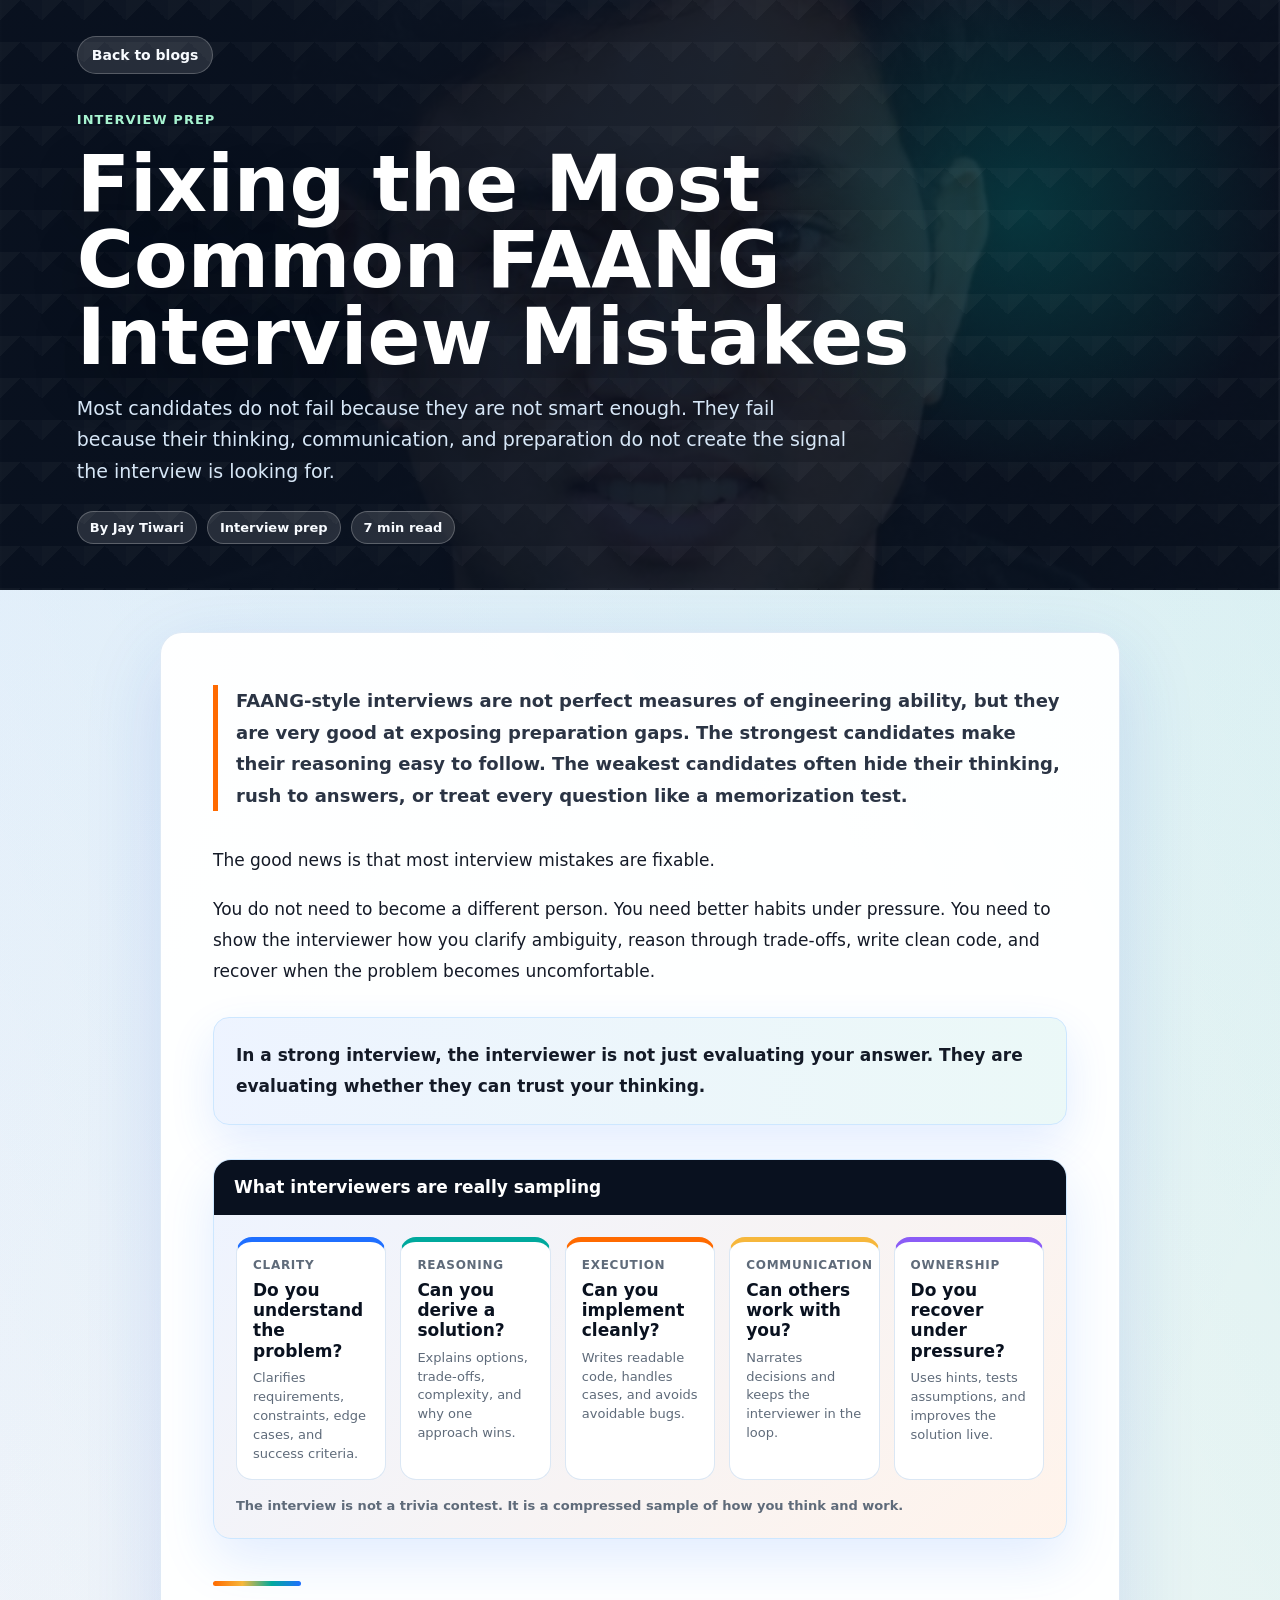
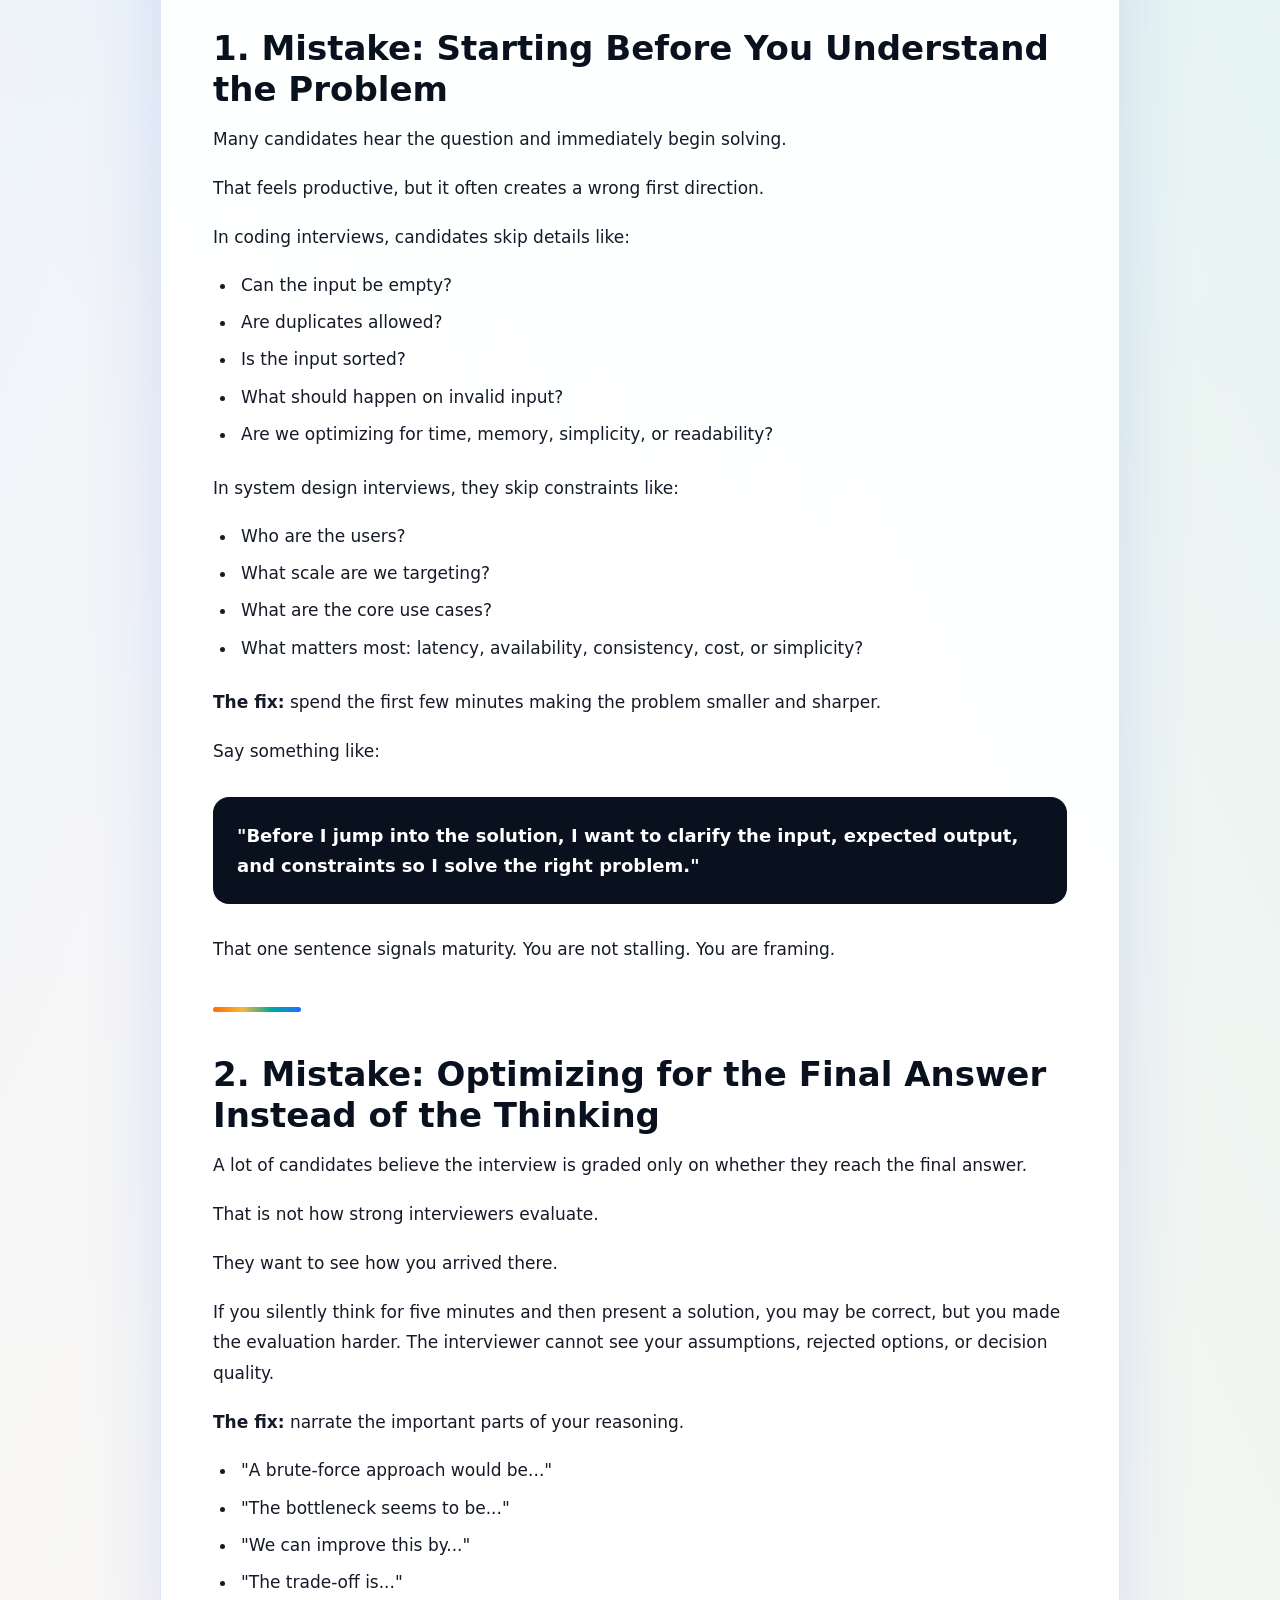
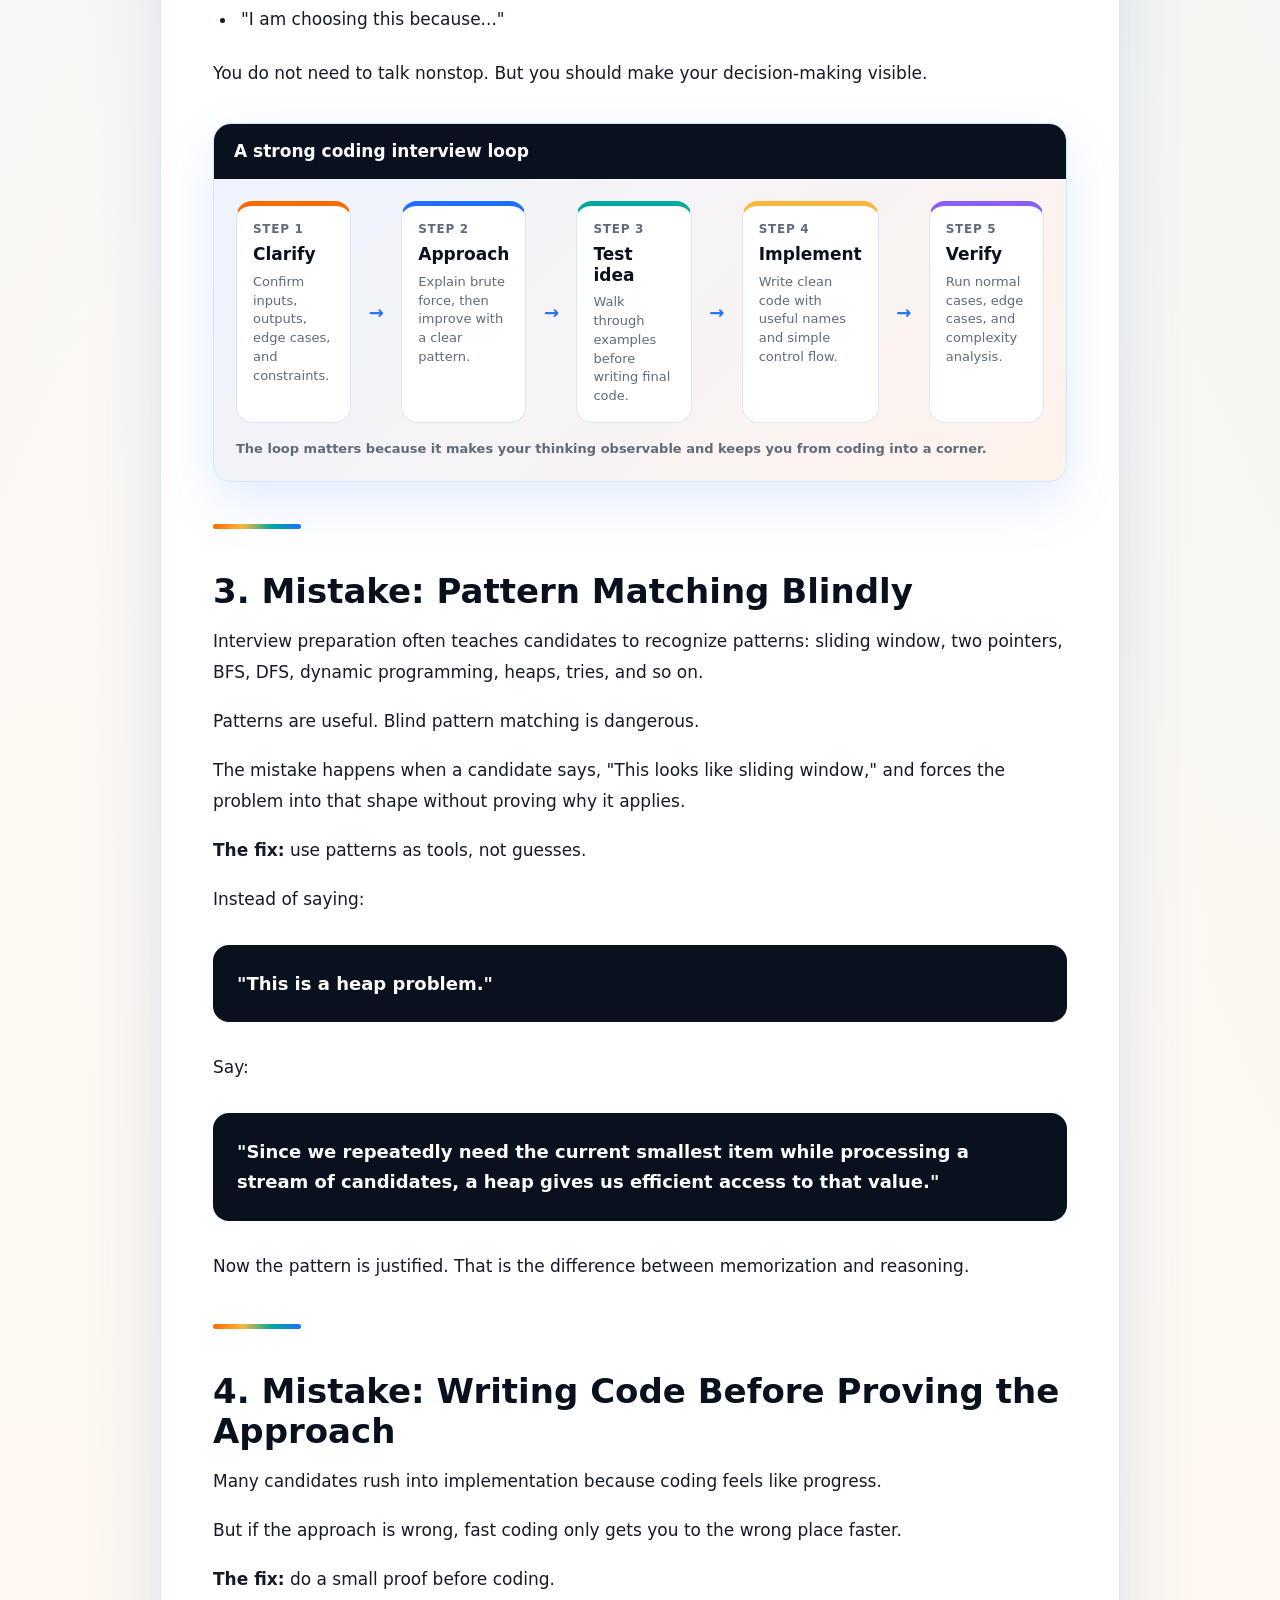
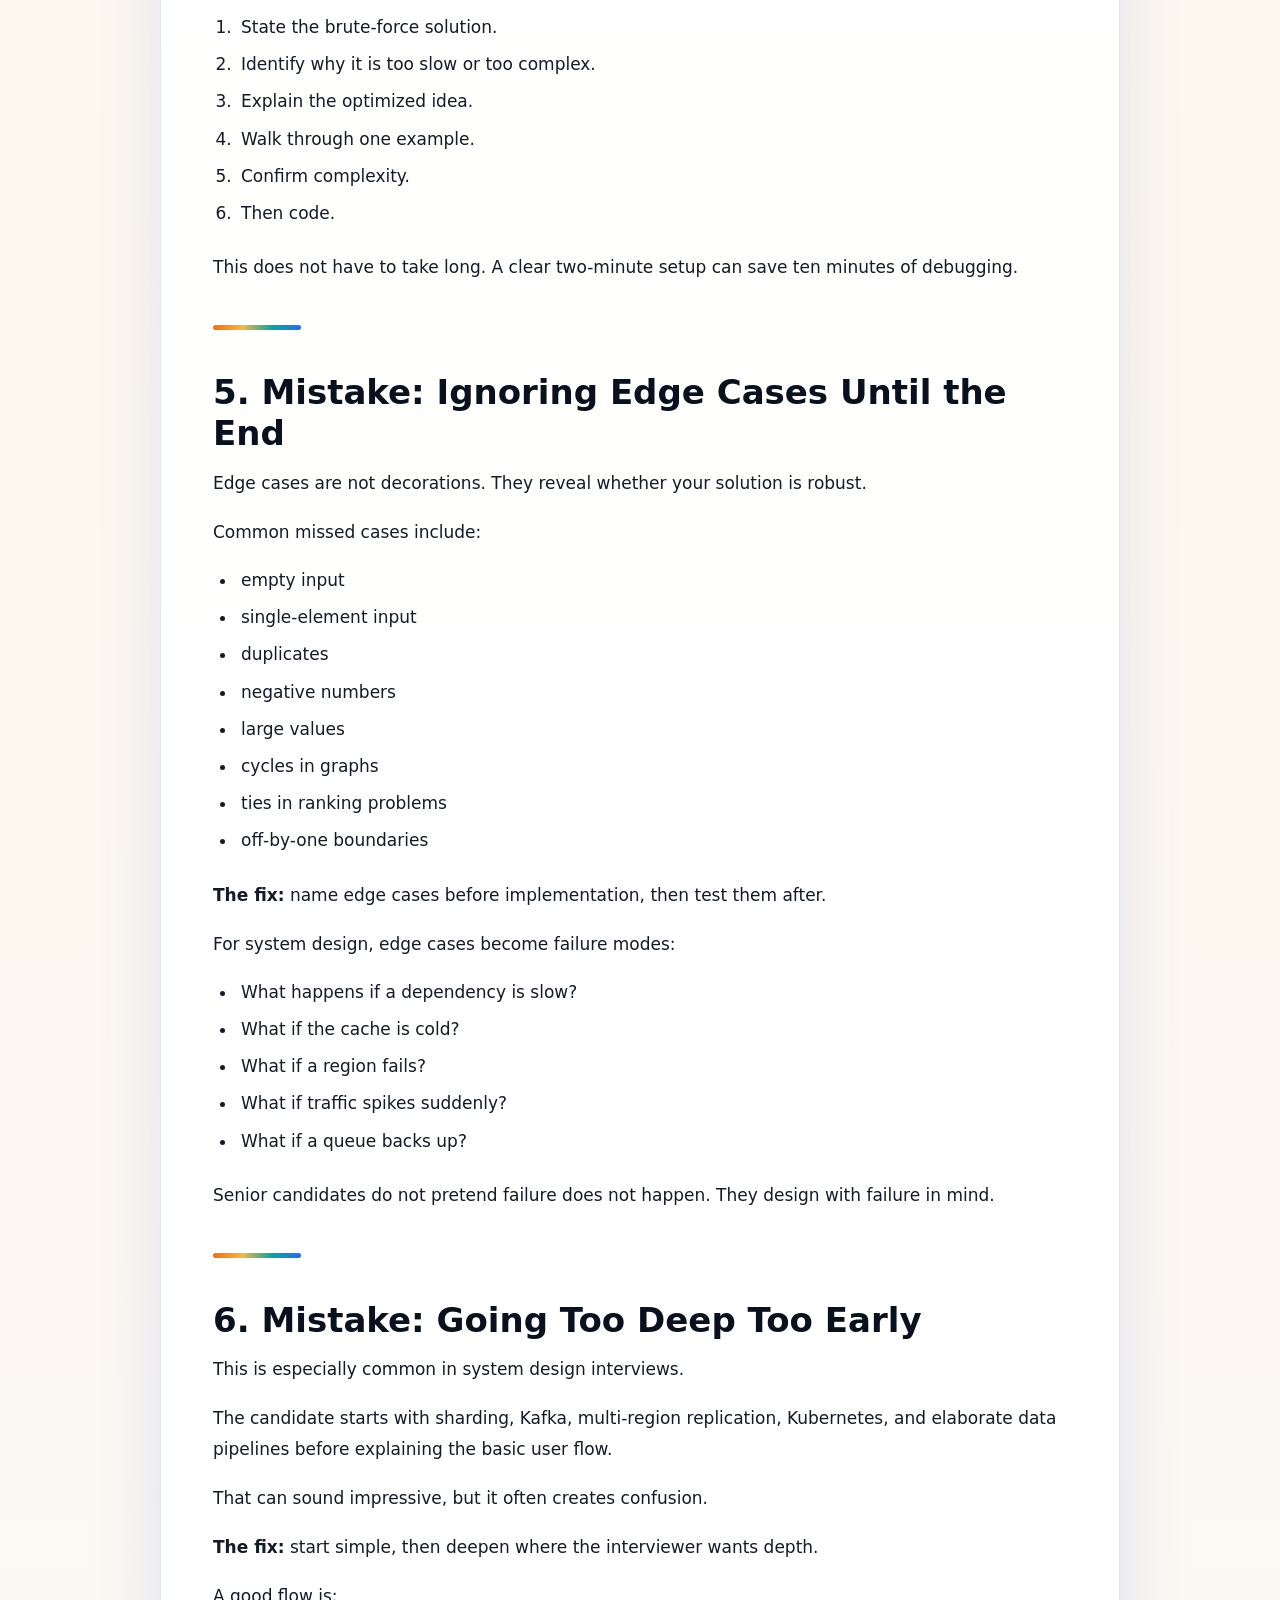
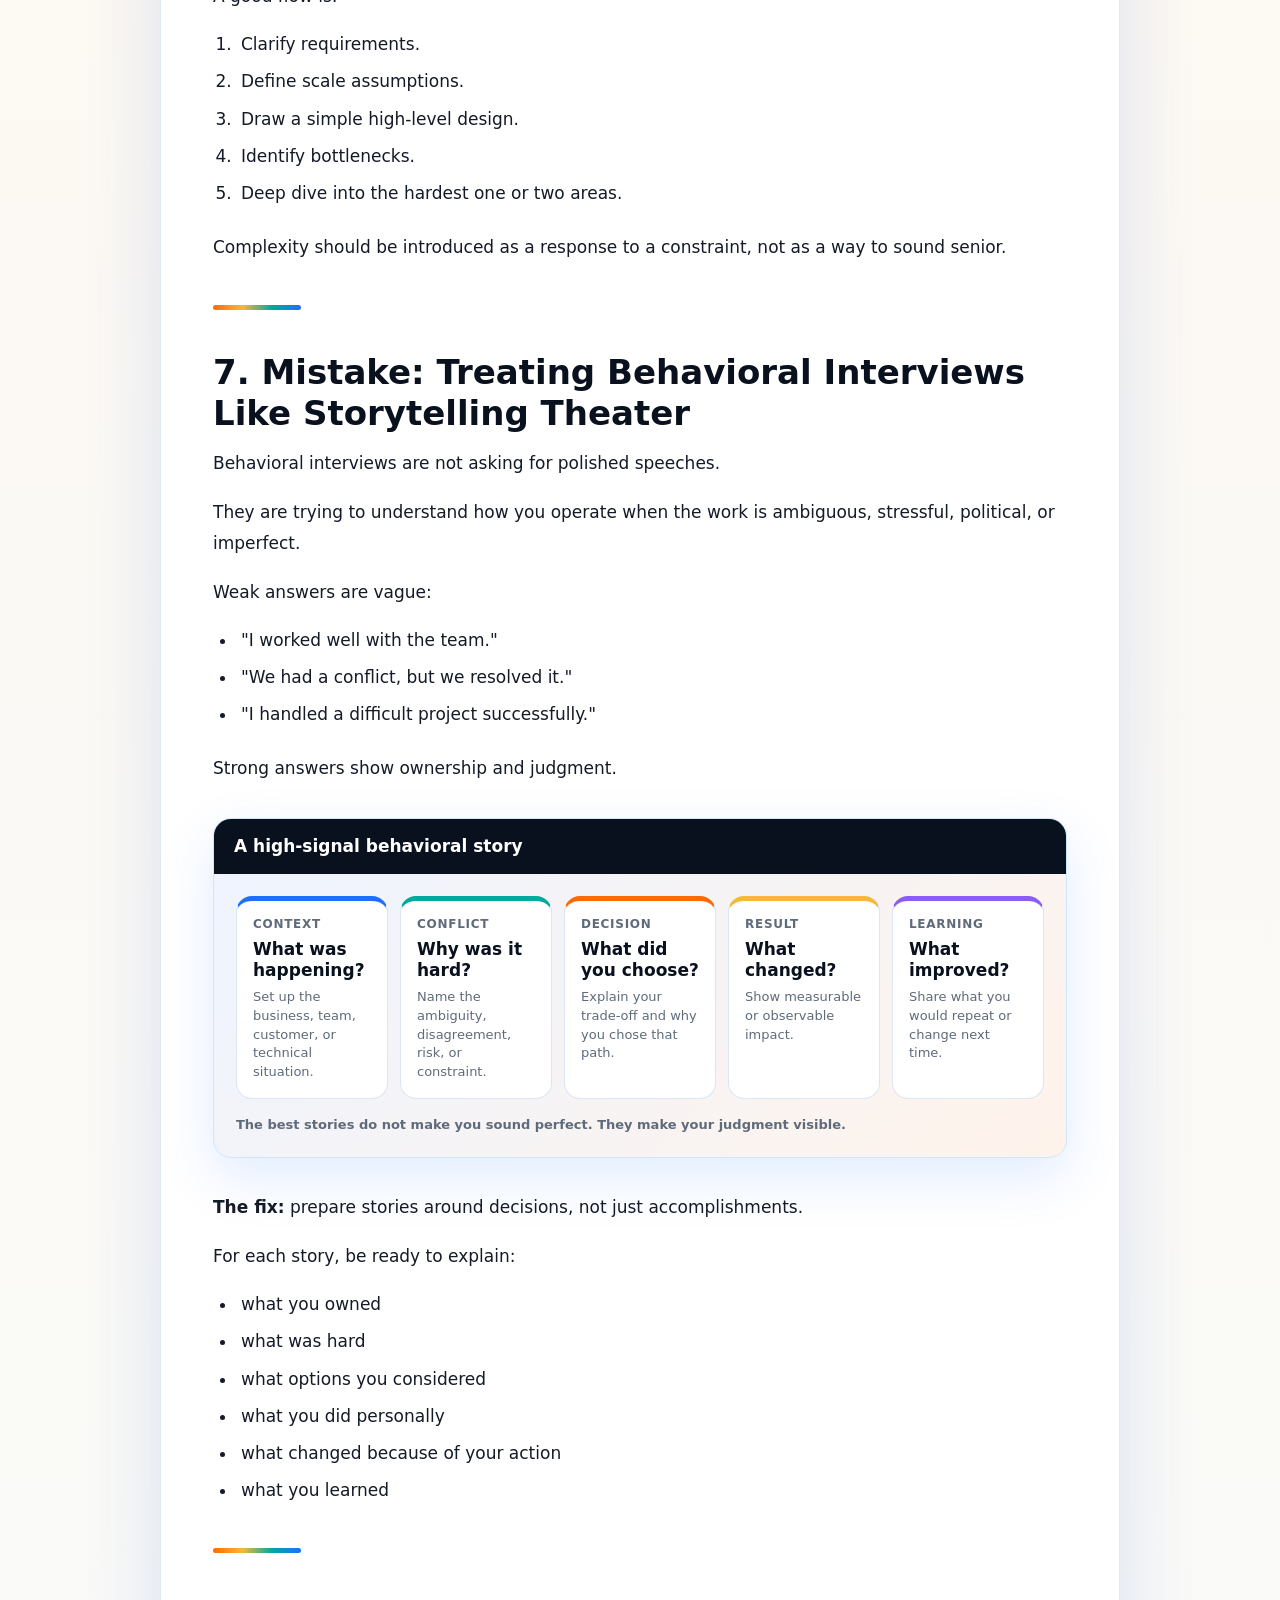
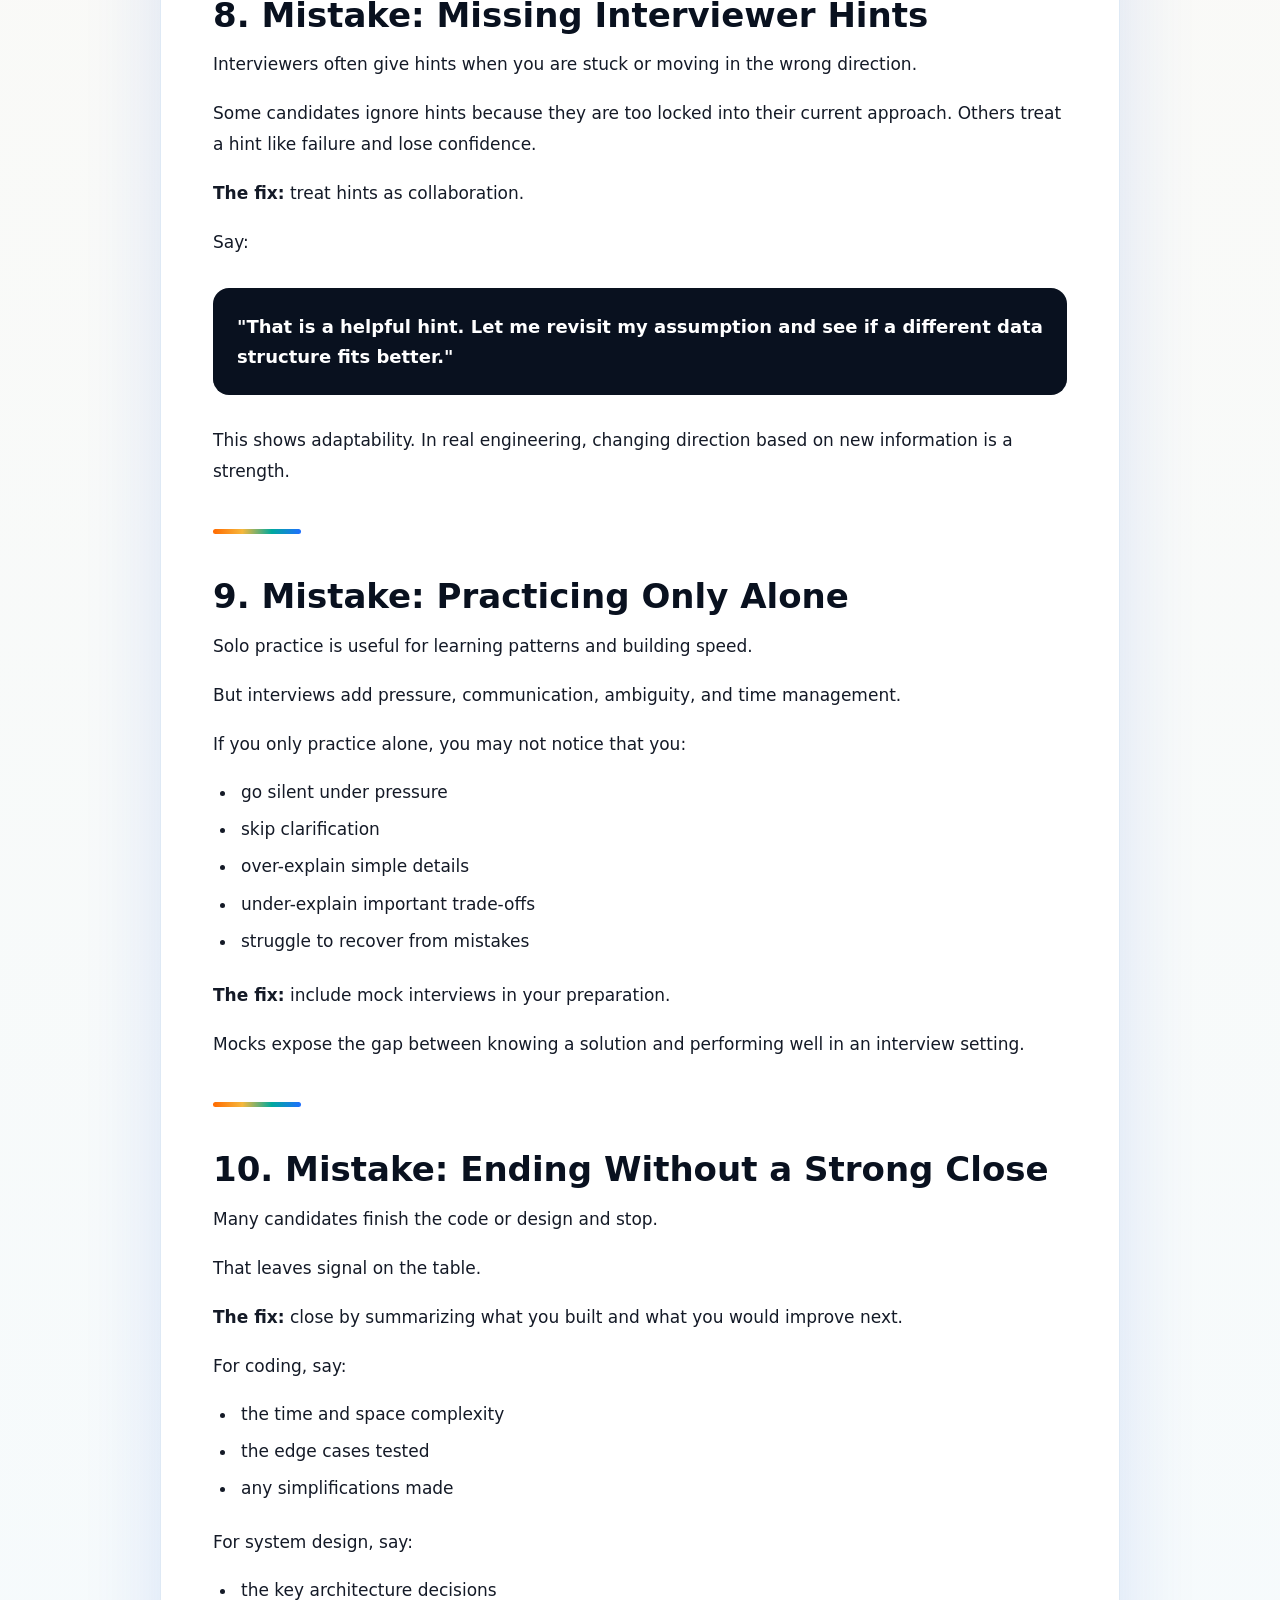
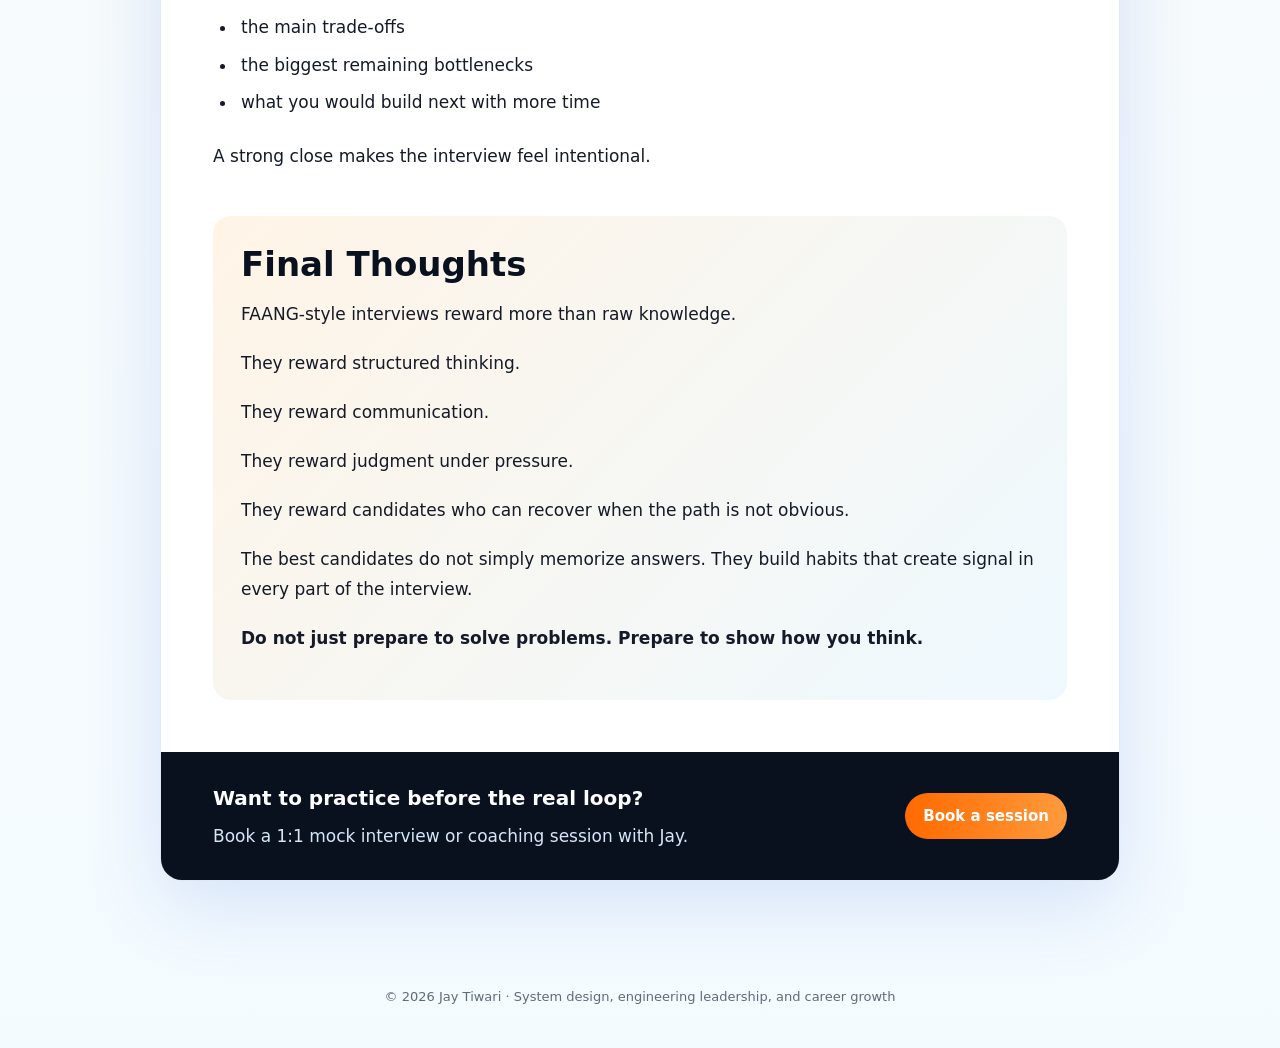
<file: blogs/fixing-the-most-common-faang-interview-mistakes.html>
<!DOCTYPE html>
<html lang="en">
<head>
  <meta charset="UTF-8" />
  <title>Fixing the Most Common FAANG Interview Mistakes | Jay Tiwari</title>
  <meta name="viewport" content="width=device-width, initial-scale=1" />
  <meta name="description" content="Jay Tiwari explains the most common FAANG-style interview mistakes and how candidates can fix them with clearer thinking, communication, and preparation." />
  <style>
    :root {
      --accent: #ff6a00;
      --blue: #1f6fff;
      --teal: #00a99d;
      --gold: #f6b73c;
      --ink: #09111f;
      --text: #141a27;
      --muted: #5f6b7a;
      --border: #dbe7f4;
    }

    * {
      box-sizing: border-box;
      margin: 0;
      padding: 0;
    }

    body {
      background:
        linear-gradient(115deg, rgba(31, 111, 255, 0.08), transparent 30%),
        linear-gradient(245deg, rgba(0, 169, 157, 0.12), transparent 34%),
        linear-gradient(180deg, #f7fbff 0%, #fff8ef 48%, #f4fbff 100%);
      color: var(--text);
      font-family: system-ui, -apple-system, BlinkMacSystemFont, "Segoe UI", sans-serif;
      min-height: 100vh;
    }

    a {
      color: inherit;
    }

    .hero {
      background:
        radial-gradient(circle at 80% 36%, rgba(0, 169, 157, 0.24), transparent 24%),
        linear-gradient(90deg, rgba(9, 17, 31, 0.98), rgba(9, 17, 31, 0.88)),
        url("../jay-tiwari-profile.jpeg");
      background-position: center, center, 82% 42%;
      background-size: cover;
      color: #ffffff;
      padding: 36px 6% 46px;
      position: relative;
    }

    .hero::after {
      background-image:
        linear-gradient(135deg, rgba(255, 255, 255, 0.08) 25%, transparent 25%),
        linear-gradient(225deg, rgba(255, 255, 255, 0.06) 25%, transparent 25%);
      background-size: 42px 42px;
      content: "";
      inset: 0;
      opacity: 0.42;
      pointer-events: none;
      position: absolute;
    }

    .hero-inner {
      max-width: 980px;
      position: relative;
      z-index: 1;
    }

    .back-link {
      align-items: center;
      background: rgba(255, 255, 255, 0.12);
      border: 1px solid rgba(255, 255, 255, 0.22);
      border-radius: 999px;
      color: #f8fbff;
      display: inline-flex;
      font-size: 14px;
      font-weight: 800;
      margin-bottom: 34px;
      padding: 10px 14px;
      text-decoration: none;
    }

    .eyebrow {
      color: #a7f3d0;
      font-size: 13px;
      font-weight: 900;
      letter-spacing: 0.08em;
      margin-bottom: 14px;
      text-transform: uppercase;
    }

    h1 {
      color: #ffffff;
      font-size: clamp(42px, 7vw, 78px);
      font-weight: 900;
      letter-spacing: 0;
      line-height: 0.98;
      margin-bottom: 18px;
      max-width: 940px;
      text-shadow: 0 22px 46px rgba(0, 0, 0, 0.34);
    }

    .dek {
      color: #d7e7f7;
      font-size: 19px;
      line-height: 1.65;
      max-width: 780px;
    }

    .meta-row {
      display: flex;
      flex-wrap: wrap;
      gap: 10px;
      margin-top: 24px;
    }

    .meta-pill {
      background: rgba(255, 255, 255, 0.12);
      border: 1px solid rgba(255, 255, 255, 0.24);
      border-radius: 999px;
      color: #f8fbff;
      font-size: 13px;
      font-weight: 800;
      padding: 8px 12px;
    }

    main {
      padding: 42px 6% 80px;
    }

    .article-shell {
      background: rgba(255, 255, 255, 0.94);
      border: 1px solid rgba(219, 231, 244, 0.9);
      border-radius: 22px;
      box-shadow: 0 24px 80px rgba(29, 78, 216, 0.14);
      margin: 0 auto;
      max-width: 960px;
      overflow: hidden;
    }

    .article-content {
      padding: clamp(24px, 5vw, 52px);
    }

    .intro {
      border-left: 5px solid var(--accent);
      color: #2b3444;
      font-size: 18px;
      font-weight: 700;
      line-height: 1.75;
      margin-bottom: 34px;
      padding-left: 18px;
    }

    h2 {
      color: var(--ink);
      font-size: clamp(24px, 3vw, 34px);
      letter-spacing: 0;
      line-height: 1.2;
      margin: 42px 0 14px;
    }

    h3 {
      color: var(--ink);
      font-size: 18px;
      letter-spacing: 0;
      line-height: 1.35;
      margin: 26px 0 10px;
    }

    p {
      color: var(--text);
      font-size: 17px;
      line-height: 1.82;
      margin: 0 0 18px;
    }

    ul,
    ol {
      margin: 0 0 24px 24px;
    }

    li {
      color: var(--text);
      font-size: 17px;
      line-height: 1.72;
      margin-bottom: 8px;
      padding-left: 4px;
    }

    .callout {
      background:
        linear-gradient(90deg, rgba(31, 111, 255, 0.08), rgba(0, 169, 157, 0.08)),
        #ffffff;
      border: 1px solid #cde7ff;
      border-radius: 16px;
      box-shadow: 0 18px 46px rgba(31, 111, 255, 0.12);
      margin: 30px 0;
      padding: 22px;
    }

    .callout p {
      font-weight: 800;
      margin: 0;
    }

    .interview-visual {
      background:
        linear-gradient(135deg, rgba(31, 111, 255, 0.08), rgba(255, 106, 0, 0.08)),
        #ffffff;
      border: 1px solid #cde7ff;
      border-radius: 18px;
      box-shadow: 0 20px 54px rgba(31, 111, 255, 0.13);
      margin: 34px 0;
      overflow: hidden;
    }

    .visual-header {
      align-items: center;
      background: #09111f;
      color: #ffffff;
      display: flex;
      flex-wrap: wrap;
      gap: 10px;
      justify-content: space-between;
      padding: 16px 20px;
    }

    .visual-header strong {
      font-size: 17px;
      line-height: 1.35;
    }

    .visual-body {
      padding: 22px;
    }

    .signal-grid {
      display: grid;
      gap: 14px;
      grid-template-columns: repeat(5, minmax(0, 1fr));
    }

    .signal-card,
    .loop-step,
    .story-step {
      background: #ffffff;
      border: 1px solid #dbe7f4;
      border-radius: 16px;
      padding: 16px;
    }

    .signal-card {
      border-top: 5px solid var(--blue);
      min-height: 145px;
    }

    .signal-card:nth-child(2) {
      border-top-color: var(--teal);
    }

    .signal-card:nth-child(3) {
      border-top-color: var(--accent);
    }

    .signal-card:nth-child(4) {
      border-top-color: var(--gold);
    }

    .signal-card:nth-child(5) {
      border-top-color: #8b5cf6;
    }

    .loop-grid {
      align-items: stretch;
      display: grid;
      gap: 10px;
      grid-template-columns: 1fr 30px 1fr 30px 1fr 30px 1fr 30px 1fr;
    }

    .loop-step {
      border-top: 5px solid var(--accent);
      min-height: 130px;
    }

    .loop-step:nth-of-type(3) {
      border-top-color: var(--blue);
    }

    .loop-step:nth-of-type(5) {
      border-top-color: var(--teal);
    }

    .loop-step:nth-of-type(7) {
      border-top-color: var(--gold);
    }

    .loop-step:nth-of-type(9) {
      border-top-color: #8b5cf6;
    }

    .arrow {
      align-items: center;
      color: var(--blue);
      display: flex;
      font-size: 18px;
      font-weight: 900;
      justify-content: center;
    }

    .story-grid {
      display: grid;
      gap: 12px;
      grid-template-columns: repeat(5, minmax(0, 1fr));
    }

    .story-step {
      border-top: 5px solid var(--blue);
    }

    .story-step:nth-child(2) {
      border-top-color: var(--teal);
    }

    .story-step:nth-child(3) {
      border-top-color: var(--accent);
    }

    .story-step:nth-child(4) {
      border-top-color: var(--gold);
    }

    .story-step:nth-child(5) {
      border-top-color: #8b5cf6;
    }

    .signal-card small,
    .loop-step small,
    .story-step small {
      color: var(--muted);
      display: block;
      font-size: 12px;
      font-weight: 900;
      letter-spacing: 0.06em;
      margin-bottom: 8px;
      text-transform: uppercase;
    }

    .signal-card strong,
    .loop-step strong,
    .story-step strong {
      color: var(--ink);
      display: block;
      font-size: 17px;
      line-height: 1.2;
      margin-bottom: 8px;
    }

    .signal-card span,
    .loop-step span,
    .story-step span {
      color: var(--muted);
      display: block;
      font-size: 13px;
      line-height: 1.45;
    }

    figcaption {
      color: var(--muted);
      font-size: 13px;
      font-weight: 700;
      line-height: 1.55;
      margin-top: 16px;
    }

    .quote {
      background: #09111f;
      border-radius: 16px;
      color: #ffffff;
      font-size: 18px;
      font-weight: 800;
      line-height: 1.65;
      margin: 30px 0;
      padding: 24px;
    }

    .quote span {
      color: #a7f3d0;
      display: block;
      font-size: 14px;
      margin-top: 10px;
    }

    .section-rule {
      background: linear-gradient(90deg, var(--accent), var(--gold), var(--teal), var(--blue));
      border-radius: 999px;
      height: 5px;
      margin: 42px 0 6px;
      width: 88px;
    }

    .final-thoughts {
      background: linear-gradient(135deg, #fff4e6, #eef9ff);
      border-radius: 18px;
      margin-top: 44px;
      padding: 28px;
    }

    .final-thoughts h2 {
      margin-top: 0;
    }

    .cta {
      align-items: center;
      background: #09111f;
      display: flex;
      flex-wrap: wrap;
      gap: 18px;
      justify-content: space-between;
      padding: 28px clamp(24px, 5vw, 52px);
    }

    .cta p {
      color: #d7e7f7;
      margin: 0;
      max-width: 560px;
    }

    .cta strong {
      color: #ffffff;
      display: block;
      font-size: 20px;
      margin-bottom: 4px;
    }

    .cta a {
      align-items: center;
      background: linear-gradient(90deg, var(--accent), #ff9a3c);
      border-radius: 999px;
      color: #ffffff;
      display: inline-flex;
      font-size: 15px;
      font-weight: 900;
      min-height: 46px;
      padding: 0 18px;
      text-decoration: none;
    }

    footer {
      color: var(--muted);
      font-size: 13px;
      padding: 28px 6% 44px;
      text-align: center;
    }

    @media (max-width: 900px) {
      .signal-grid,
      .story-grid {
        grid-template-columns: repeat(2, minmax(0, 1fr));
      }

      .loop-grid {
        grid-template-columns: 1fr;
      }

      .arrow {
        min-height: 24px;
        transform: rotate(90deg);
      }
    }

    @media (max-width: 700px) {
      .hero {
        padding: 24px 20px 34px;
      }

      .back-link {
        margin-bottom: 28px;
      }

      .dek,
      p,
      li {
        font-size: 16px;
      }

      main {
        padding: 28px 20px 56px;
      }

      .article-shell {
        border-radius: 18px;
      }

      .visual-header {
        align-items: flex-start;
        flex-direction: column;
      }

      .visual-body {
        padding: 16px;
      }

      .signal-grid,
      .story-grid {
        grid-template-columns: 1fr;
      }

      .cta,
      .cta a {
        width: 100%;
      }

      .cta a {
        justify-content: center;
      }
    }
  </style>
</head>
<body>
  <header class="hero">
    <div class="hero-inner">
      <a class="back-link" href="../index.html#blogs">Back to blogs</a>
      <p class="eyebrow">Interview Prep</p>
      <h1>Fixing the Most Common FAANG Interview Mistakes</h1>
      <p class="dek">
        Most candidates do not fail because they are not smart enough. They fail because their thinking,
        communication, and preparation do not create the signal the interview is looking for.
      </p>
      <div class="meta-row">
        <span class="meta-pill">By Jay Tiwari</span>
        <span class="meta-pill">Interview prep</span>
        <span class="meta-pill">7 min read</span>
      </div>
    </div>
  </header>

  <main>
    <article class="article-shell">
      <div class="article-content">
        <p class="intro">
          FAANG-style interviews are not perfect measures of engineering ability, but they are very good at
          exposing preparation gaps. The strongest candidates make their reasoning easy to follow. The
          weakest candidates often hide their thinking, rush to answers, or treat every question like a
          memorization test.
        </p>

        <p>The good news is that most interview mistakes are fixable.</p>
        <p>
          You do not need to become a different person. You need better habits under pressure. You need to
          show the interviewer how you clarify ambiguity, reason through trade-offs, write clean code, and
          recover when the problem becomes uncomfortable.
        </p>

        <div class="callout">
          <p>In a strong interview, the interviewer is not just evaluating your answer. They are evaluating whether they can trust your thinking.</p>
        </div>

        <figure class="interview-visual" aria-label="FAANG interview signal map">
          <div class="visual-header">
            <strong>What interviewers are really sampling</strong>
          </div>
          <div class="visual-body">
            <div class="signal-grid">
              <div class="signal-card">
                <small>Clarity</small>
                <strong>Do you understand the problem?</strong>
                <span>Clarifies requirements, constraints, edge cases, and success criteria.</span>
              </div>
              <div class="signal-card">
                <small>Reasoning</small>
                <strong>Can you derive a solution?</strong>
                <span>Explains options, trade-offs, complexity, and why one approach wins.</span>
              </div>
              <div class="signal-card">
                <small>Execution</small>
                <strong>Can you implement cleanly?</strong>
                <span>Writes readable code, handles cases, and avoids avoidable bugs.</span>
              </div>
              <div class="signal-card">
                <small>Communication</small>
                <strong>Can others work with you?</strong>
                <span>Narrates decisions and keeps the interviewer in the loop.</span>
              </div>
              <div class="signal-card">
                <small>Ownership</small>
                <strong>Do you recover under pressure?</strong>
                <span>Uses hints, tests assumptions, and improves the solution live.</span>
              </div>
            </div>
            <figcaption>
              The interview is not a trivia contest. It is a compressed sample of how you think and work.
            </figcaption>
          </div>
        </figure>

        <div class="section-rule"></div>
        <h2>1. Mistake: Starting Before You Understand the Problem</h2>
        <p>Many candidates hear the question and immediately begin solving.</p>
        <p>That feels productive, but it often creates a wrong first direction.</p>
        <p>In coding interviews, candidates skip details like:</p>
        <ul>
          <li>Can the input be empty?</li>
          <li>Are duplicates allowed?</li>
          <li>Is the input sorted?</li>
          <li>What should happen on invalid input?</li>
          <li>Are we optimizing for time, memory, simplicity, or readability?</li>
        </ul>
        <p>In system design interviews, they skip constraints like:</p>
        <ul>
          <li>Who are the users?</li>
          <li>What scale are we targeting?</li>
          <li>What are the core use cases?</li>
          <li>What matters most: latency, availability, consistency, cost, or simplicity?</li>
        </ul>
        <p><strong>The fix:</strong> spend the first few minutes making the problem smaller and sharper.</p>
        <p>Say something like:</p>
        <div class="quote">
          "Before I jump into the solution, I want to clarify the input, expected output, and constraints so I solve the right problem."
        </div>
        <p>That one sentence signals maturity. You are not stalling. You are framing.</p>

        <div class="section-rule"></div>
        <h2>2. Mistake: Optimizing for the Final Answer Instead of the Thinking</h2>
        <p>A lot of candidates believe the interview is graded only on whether they reach the final answer.</p>
        <p>That is not how strong interviewers evaluate.</p>
        <p>They want to see how you arrived there.</p>
        <p>If you silently think for five minutes and then present a solution, you may be correct, but you made the evaluation harder. The interviewer cannot see your assumptions, rejected options, or decision quality.</p>
        <p><strong>The fix:</strong> narrate the important parts of your reasoning.</p>
        <ul>
          <li>"A brute-force approach would be..."</li>
          <li>"The bottleneck seems to be..."</li>
          <li>"We can improve this by..."</li>
          <li>"The trade-off is..."</li>
          <li>"I am choosing this because..."</li>
        </ul>
        <p>You do not need to talk nonstop. But you should make your decision-making visible.</p>

        <figure class="interview-visual" aria-label="Coding interview loop diagram">
          <div class="visual-header">
            <strong>A strong coding interview loop</strong>
          </div>
          <div class="visual-body">
            <div class="loop-grid">
              <div class="loop-step">
                <small>Step 1</small>
                <strong>Clarify</strong>
                <span>Confirm inputs, outputs, edge cases, and constraints.</span>
              </div>
              <div class="arrow">→</div>
              <div class="loop-step">
                <small>Step 2</small>
                <strong>Approach</strong>
                <span>Explain brute force, then improve with a clear pattern.</span>
              </div>
              <div class="arrow">→</div>
              <div class="loop-step">
                <small>Step 3</small>
                <strong>Test idea</strong>
                <span>Walk through examples before writing final code.</span>
              </div>
              <div class="arrow">→</div>
              <div class="loop-step">
                <small>Step 4</small>
                <strong>Implement</strong>
                <span>Write clean code with useful names and simple control flow.</span>
              </div>
              <div class="arrow">→</div>
              <div class="loop-step">
                <small>Step 5</small>
                <strong>Verify</strong>
                <span>Run normal cases, edge cases, and complexity analysis.</span>
              </div>
            </div>
            <figcaption>
              The loop matters because it makes your thinking observable and keeps you from coding into a corner.
            </figcaption>
          </div>
        </figure>

        <div class="section-rule"></div>
        <h2>3. Mistake: Pattern Matching Blindly</h2>
        <p>Interview preparation often teaches candidates to recognize patterns: sliding window, two pointers, BFS, DFS, dynamic programming, heaps, tries, and so on.</p>
        <p>Patterns are useful. Blind pattern matching is dangerous.</p>
        <p>The mistake happens when a candidate says, "This looks like sliding window," and forces the problem into that shape without proving why it applies.</p>
        <p><strong>The fix:</strong> use patterns as tools, not guesses.</p>
        <p>Instead of saying:</p>
        <div class="quote">"This is a heap problem."</div>
        <p>Say:</p>
        <div class="quote">
          "Since we repeatedly need the current smallest item while processing a stream of candidates, a heap gives us efficient access to that value."
        </div>
        <p>Now the pattern is justified. That is the difference between memorization and reasoning.</p>

        <div class="section-rule"></div>
        <h2>4. Mistake: Writing Code Before Proving the Approach</h2>
        <p>Many candidates rush into implementation because coding feels like progress.</p>
        <p>But if the approach is wrong, fast coding only gets you to the wrong place faster.</p>
        <p><strong>The fix:</strong> do a small proof before coding.</p>
        <ol>
          <li>State the brute-force solution.</li>
          <li>Identify why it is too slow or too complex.</li>
          <li>Explain the optimized idea.</li>
          <li>Walk through one example.</li>
          <li>Confirm complexity.</li>
          <li>Then code.</li>
        </ol>
        <p>This does not have to take long. A clear two-minute setup can save ten minutes of debugging.</p>

        <div class="section-rule"></div>
        <h2>5. Mistake: Ignoring Edge Cases Until the End</h2>
        <p>Edge cases are not decorations. They reveal whether your solution is robust.</p>
        <p>Common missed cases include:</p>
        <ul>
          <li>empty input</li>
          <li>single-element input</li>
          <li>duplicates</li>
          <li>negative numbers</li>
          <li>large values</li>
          <li>cycles in graphs</li>
          <li>ties in ranking problems</li>
          <li>off-by-one boundaries</li>
        </ul>
        <p><strong>The fix:</strong> name edge cases before implementation, then test them after.</p>
        <p>For system design, edge cases become failure modes:</p>
        <ul>
          <li>What happens if a dependency is slow?</li>
          <li>What if the cache is cold?</li>
          <li>What if a region fails?</li>
          <li>What if traffic spikes suddenly?</li>
          <li>What if a queue backs up?</li>
        </ul>
        <p>Senior candidates do not pretend failure does not happen. They design with failure in mind.</p>

        <div class="section-rule"></div>
        <h2>6. Mistake: Going Too Deep Too Early</h2>
        <p>This is especially common in system design interviews.</p>
        <p>The candidate starts with sharding, Kafka, multi-region replication, Kubernetes, and elaborate data pipelines before explaining the basic user flow.</p>
        <p>That can sound impressive, but it often creates confusion.</p>
        <p><strong>The fix:</strong> start simple, then deepen where the interviewer wants depth.</p>
        <p>A good flow is:</p>
        <ol>
          <li>Clarify requirements.</li>
          <li>Define scale assumptions.</li>
          <li>Draw a simple high-level design.</li>
          <li>Identify bottlenecks.</li>
          <li>Deep dive into the hardest one or two areas.</li>
        </ol>
        <p>Complexity should be introduced as a response to a constraint, not as a way to sound senior.</p>

        <div class="section-rule"></div>
        <h2>7. Mistake: Treating Behavioral Interviews Like Storytelling Theater</h2>
        <p>Behavioral interviews are not asking for polished speeches.</p>
        <p>They are trying to understand how you operate when the work is ambiguous, stressful, political, or imperfect.</p>
        <p>Weak answers are vague:</p>
        <ul>
          <li>"I worked well with the team."</li>
          <li>"We had a conflict, but we resolved it."</li>
          <li>"I handled a difficult project successfully."</li>
        </ul>
        <p>Strong answers show ownership and judgment.</p>

        <figure class="interview-visual" aria-label="Behavioral interview story structure diagram">
          <div class="visual-header">
            <strong>A high-signal behavioral story</strong>
          </div>
          <div class="visual-body">
            <div class="story-grid">
              <div class="story-step">
                <small>Context</small>
                <strong>What was happening?</strong>
                <span>Set up the business, team, customer, or technical situation.</span>
              </div>
              <div class="story-step">
                <small>Conflict</small>
                <strong>Why was it hard?</strong>
                <span>Name the ambiguity, disagreement, risk, or constraint.</span>
              </div>
              <div class="story-step">
                <small>Decision</small>
                <strong>What did you choose?</strong>
                <span>Explain your trade-off and why you chose that path.</span>
              </div>
              <div class="story-step">
                <small>Result</small>
                <strong>What changed?</strong>
                <span>Show measurable or observable impact.</span>
              </div>
              <div class="story-step">
                <small>Learning</small>
                <strong>What improved?</strong>
                <span>Share what you would repeat or change next time.</span>
              </div>
            </div>
            <figcaption>
              The best stories do not make you sound perfect. They make your judgment visible.
            </figcaption>
          </div>
        </figure>

        <p><strong>The fix:</strong> prepare stories around decisions, not just accomplishments.</p>
        <p>For each story, be ready to explain:</p>
        <ul>
          <li>what you owned</li>
          <li>what was hard</li>
          <li>what options you considered</li>
          <li>what you did personally</li>
          <li>what changed because of your action</li>
          <li>what you learned</li>
        </ul>

        <div class="section-rule"></div>
        <h2>8. Mistake: Missing Interviewer Hints</h2>
        <p>Interviewers often give hints when you are stuck or moving in the wrong direction.</p>
        <p>Some candidates ignore hints because they are too locked into their current approach. Others treat a hint like failure and lose confidence.</p>
        <p><strong>The fix:</strong> treat hints as collaboration.</p>
        <p>Say:</p>
        <div class="quote">
          "That is a helpful hint. Let me revisit my assumption and see if a different data structure fits better."
        </div>
        <p>This shows adaptability. In real engineering, changing direction based on new information is a strength.</p>

        <div class="section-rule"></div>
        <h2>9. Mistake: Practicing Only Alone</h2>
        <p>Solo practice is useful for learning patterns and building speed.</p>
        <p>But interviews add pressure, communication, ambiguity, and time management.</p>
        <p>If you only practice alone, you may not notice that you:</p>
        <ul>
          <li>go silent under pressure</li>
          <li>skip clarification</li>
          <li>over-explain simple details</li>
          <li>under-explain important trade-offs</li>
          <li>struggle to recover from mistakes</li>
        </ul>
        <p><strong>The fix:</strong> include mock interviews in your preparation.</p>
        <p>Mocks expose the gap between knowing a solution and performing well in an interview setting.</p>

        <div class="section-rule"></div>
        <h2>10. Mistake: Ending Without a Strong Close</h2>
        <p>Many candidates finish the code or design and stop.</p>
        <p>That leaves signal on the table.</p>
        <p><strong>The fix:</strong> close by summarizing what you built and what you would improve next.</p>
        <p>For coding, say:</p>
        <ul>
          <li>the time and space complexity</li>
          <li>the edge cases tested</li>
          <li>any simplifications made</li>
        </ul>
        <p>For system design, say:</p>
        <ul>
          <li>the key architecture decisions</li>
          <li>the main trade-offs</li>
          <li>the biggest remaining bottlenecks</li>
          <li>what you would build next with more time</li>
        </ul>
        <p>A strong close makes the interview feel intentional.</p>

        <div class="final-thoughts">
          <h2>Final Thoughts</h2>
          <p>FAANG-style interviews reward more than raw knowledge.</p>
          <p>They reward structured thinking.</p>
          <p>They reward communication.</p>
          <p>They reward judgment under pressure.</p>
          <p>They reward candidates who can recover when the path is not obvious.</p>
          <p>
            The best candidates do not simply memorize answers. They build habits that create signal in
            every part of the interview.
          </p>
          <p><strong>Do not just prepare to solve problems. Prepare to show how you think.</strong></p>
        </div>
      </div>

      <div class="cta">
        <p>
          <strong>Want to practice before the real loop?</strong>
          Book a 1:1 mock interview or coaching session with Jay.
        </p>
        <a href="https://topmate.io/jay_tiwari" target="_blank" rel="noopener noreferrer">Book a session</a>
      </div>
    </article>
  </main>

  <footer>
    © <span id="year"></span> Jay Tiwari · System design, engineering leadership, and career growth
  </footer>

  <script>
    document.getElementById("year").textContent = new Date().getFullYear();
  </script>
</body>
</html>
</file>
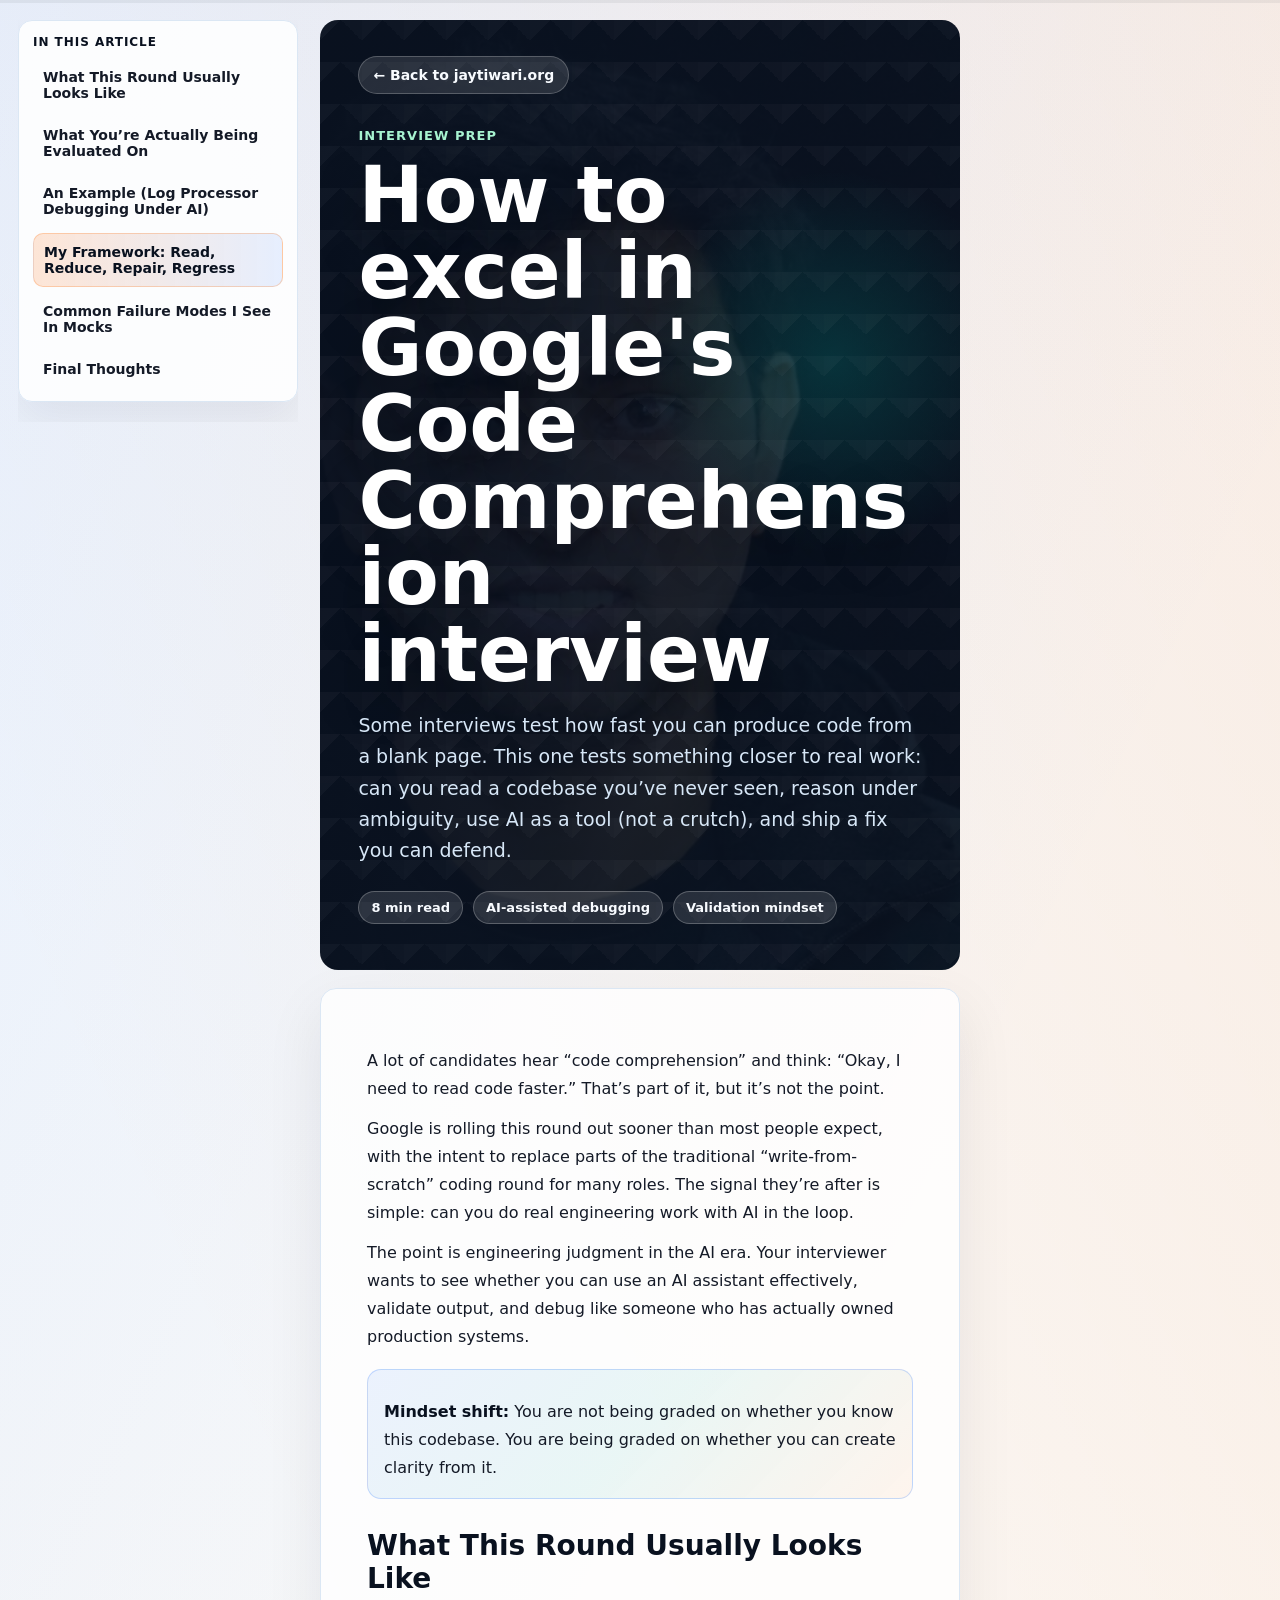
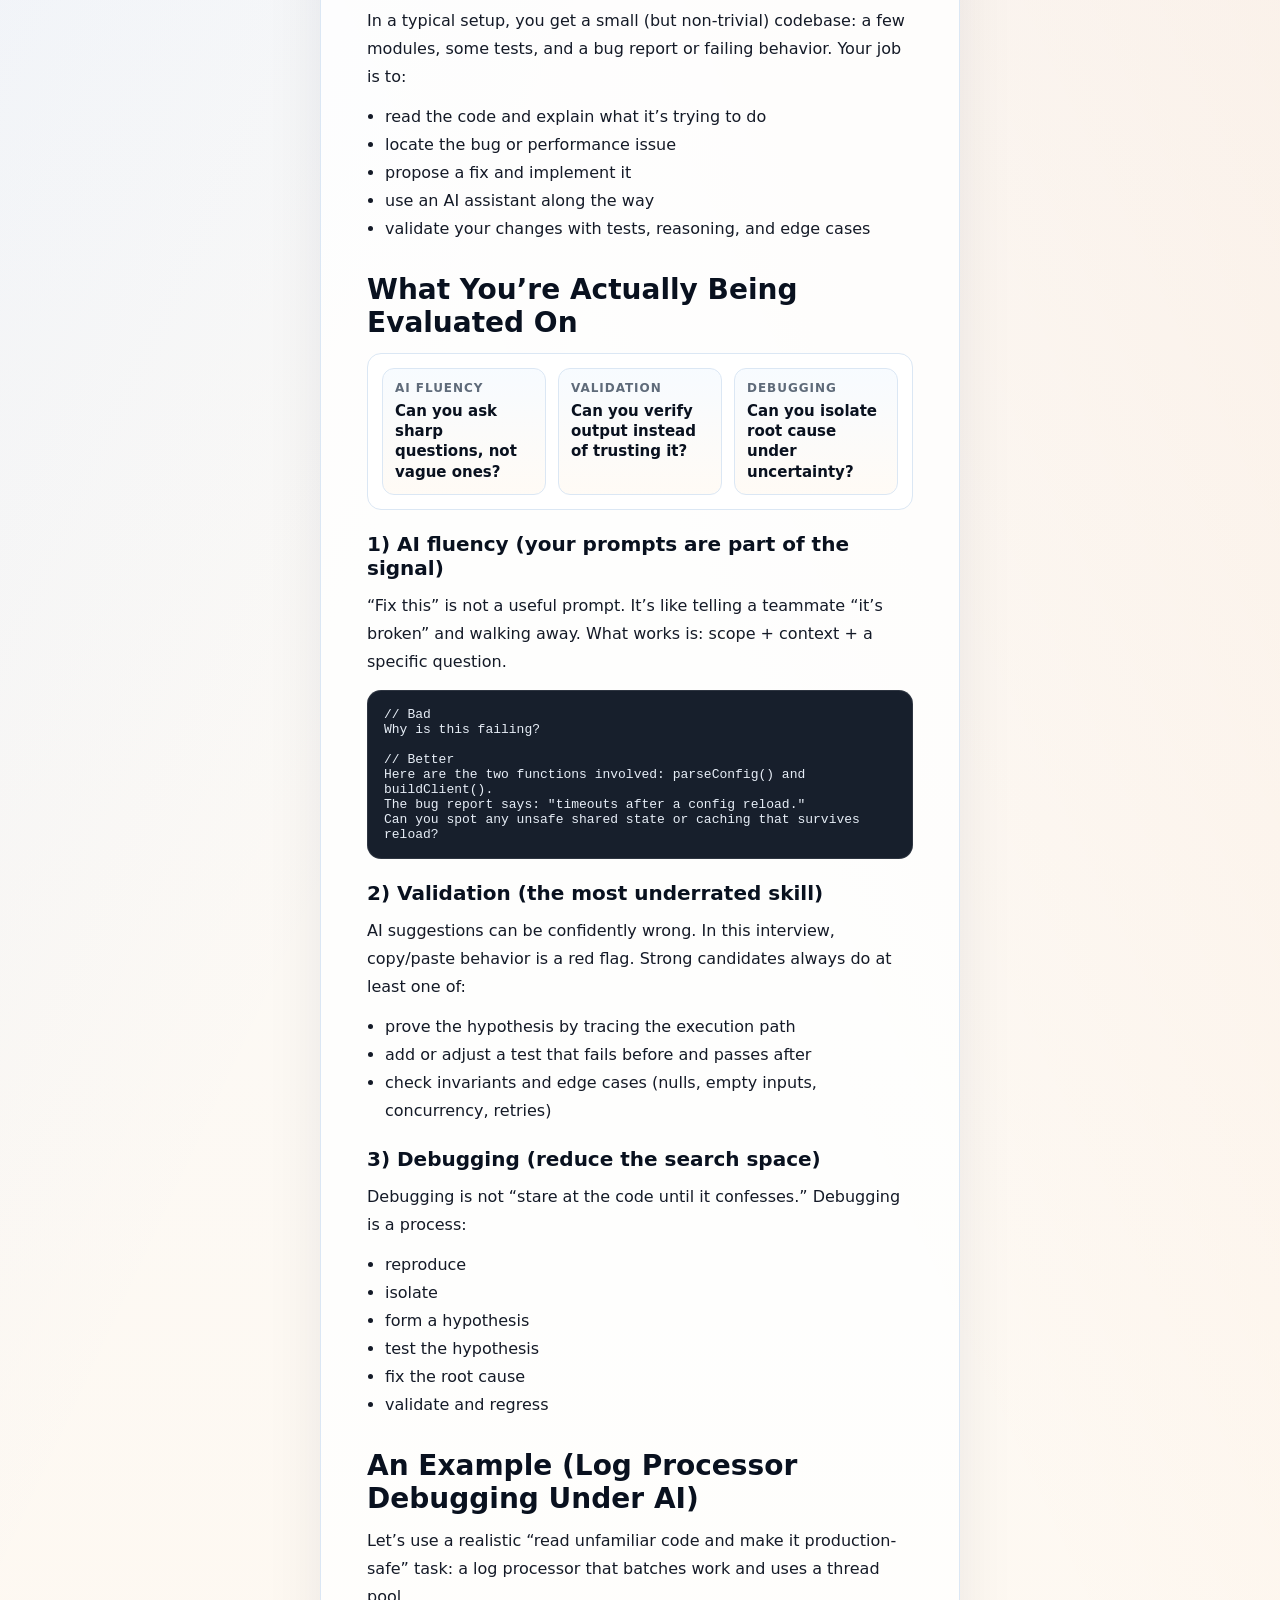
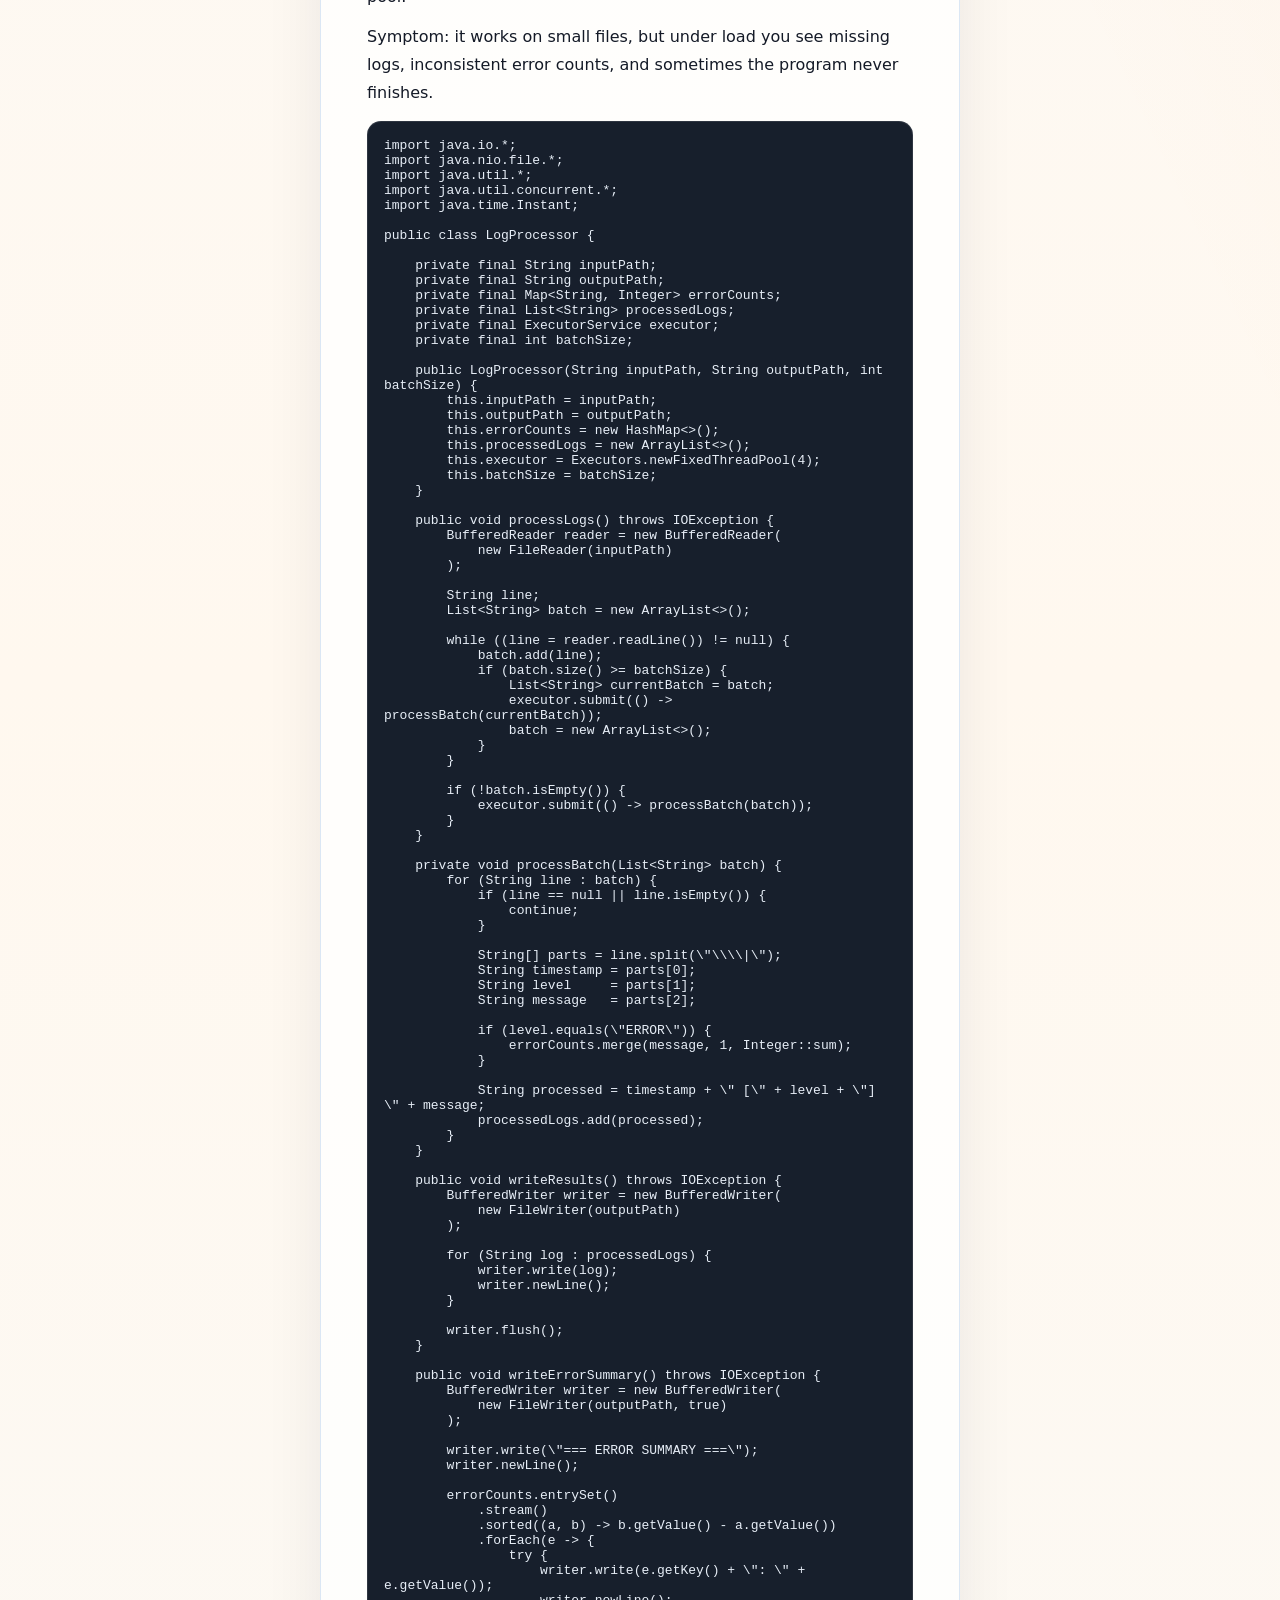
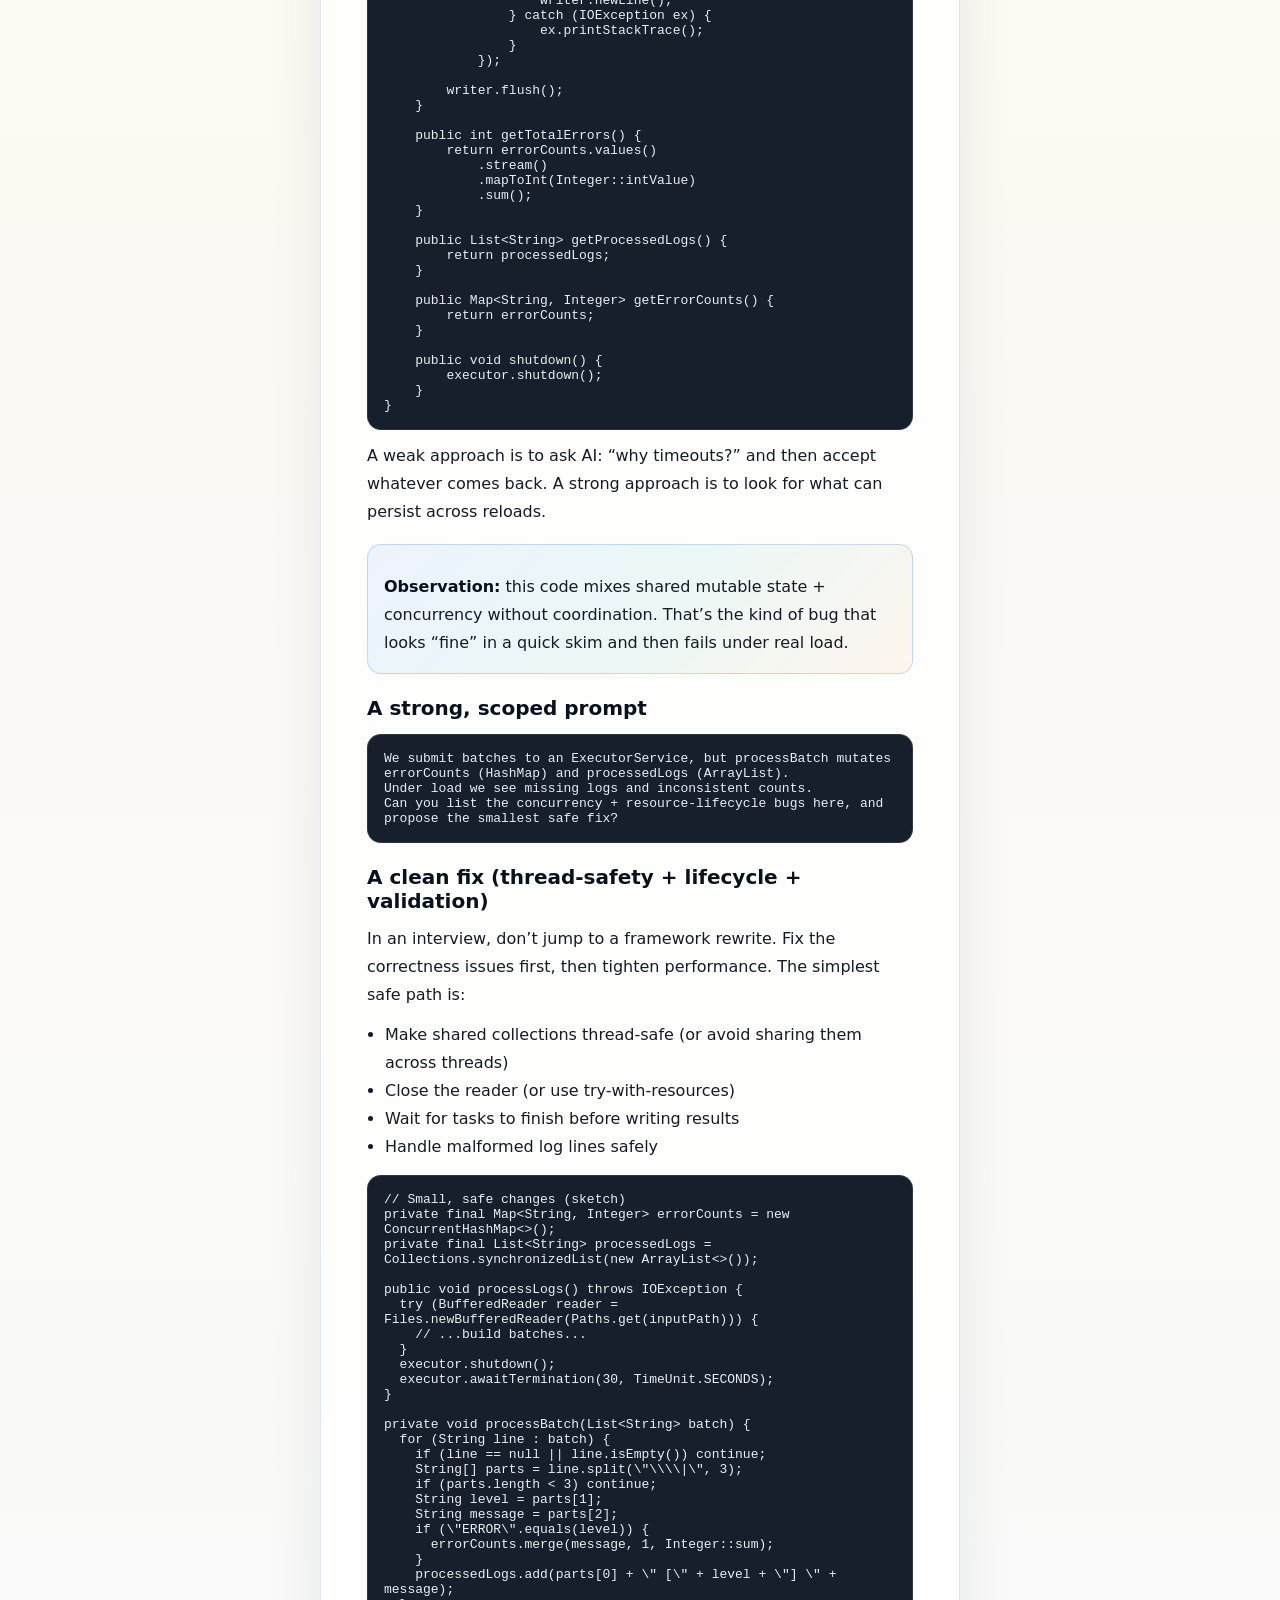
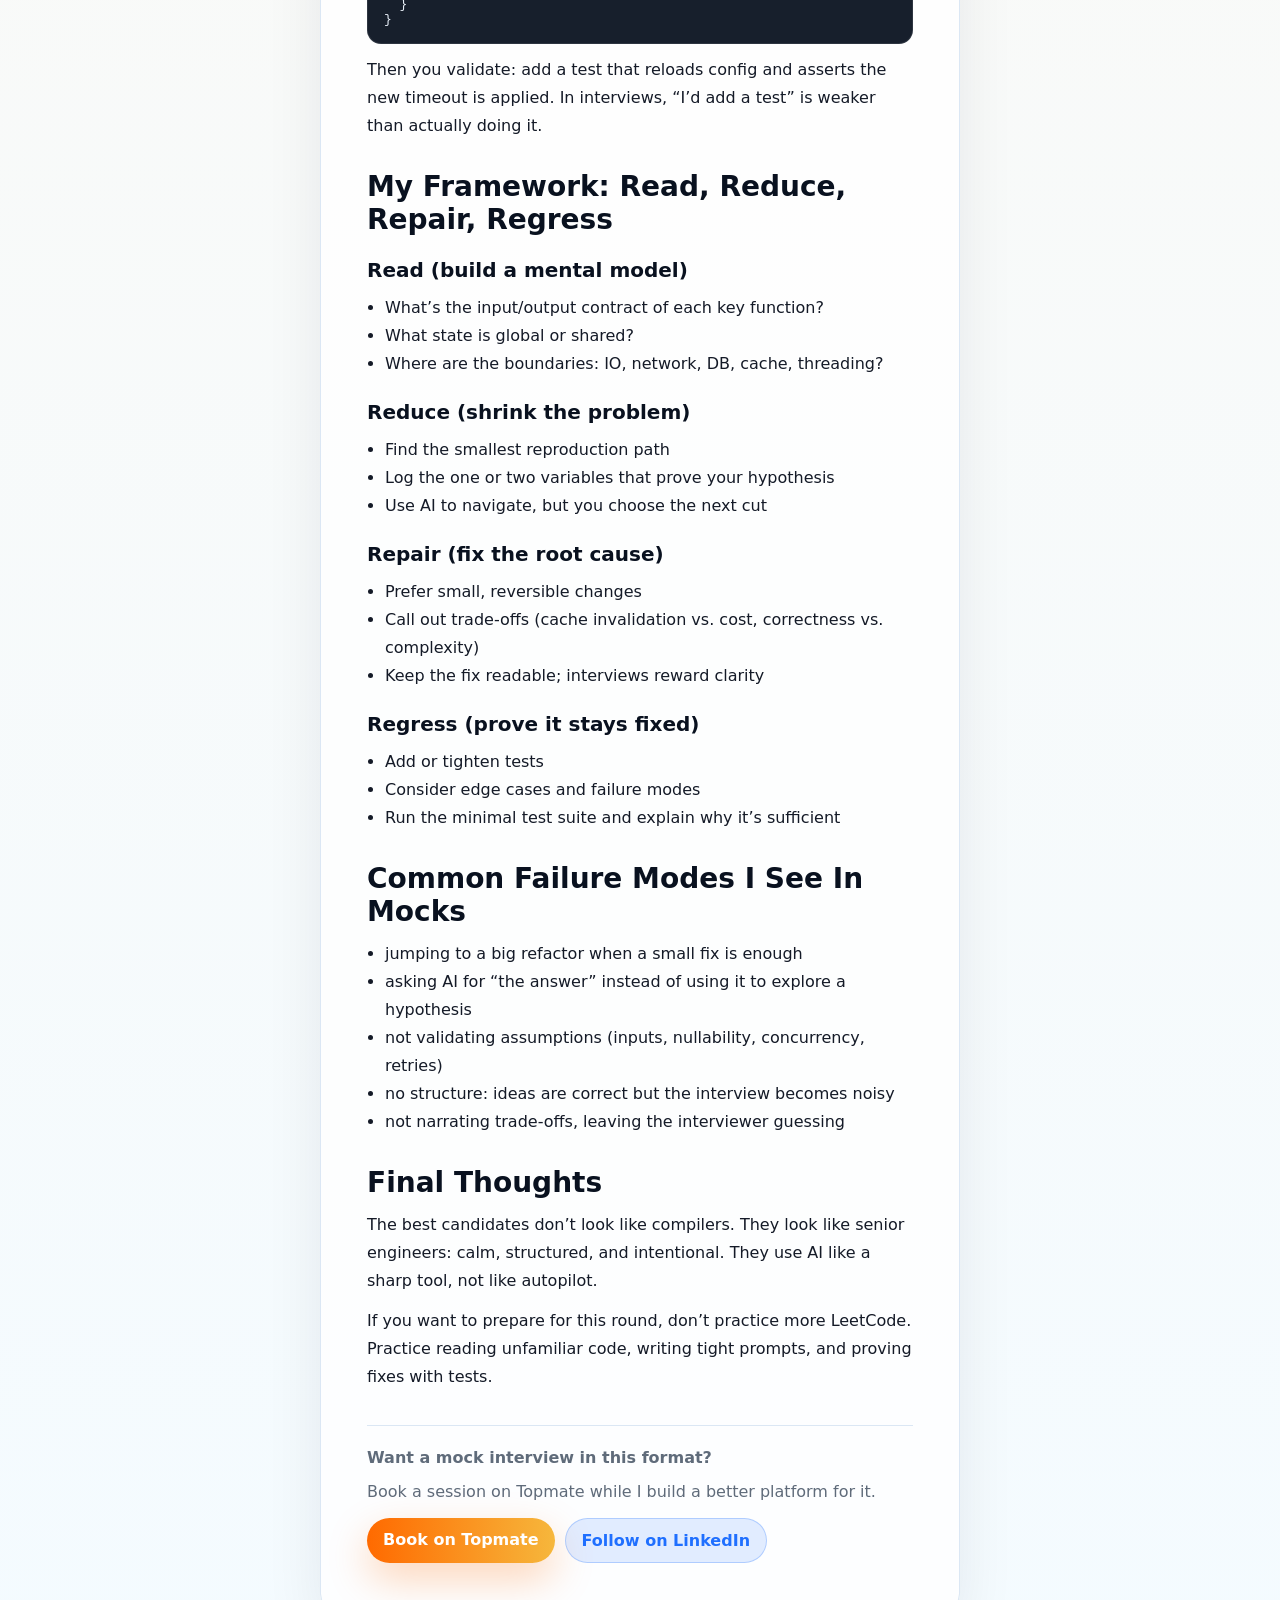
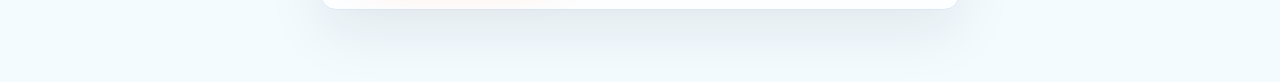
<file: blogs/how-to-excel-google-code-comprehension.html>
<!DOCTYPE html>
<html lang="en">
<head>
  <meta charset="UTF-8" />
  <title>How to Excel in Google's Code Comprehension Interview | Jay Tiwari</title>
  <meta name="viewport" content="width=device-width, initial-scale=1" />
  <meta name="description" content="Jay Tiwari breaks down how to excel in Google's Code Comprehension interview: reading unfamiliar code, working effectively with AI, validating output, and shipping clean fixes." />
  <style>
    :root {
      --accent: #ff6a00;
      --blue: #1f6fff;
      --teal: #00a99d;
      --gold: #f6b73c;
      --ink: #09111f;
      --text: #141a27;
      --muted: #5f6b7a;
      --border: #dbe7f4;
    }

    * {
      box-sizing: border-box;
      margin: 0;
      padding: 0;
    }

    body {
      background:
        linear-gradient(115deg, rgba(31, 111, 255, 0.08), transparent 30%),
        linear-gradient(245deg, rgba(255, 106, 0, 0.1), transparent 34%),
        linear-gradient(180deg, #f7fbff 0%, #fff8ef 48%, #f4fbff 100%);
      color: var(--text);
      font-family: system-ui, -apple-system, BlinkMacSystemFont, "Segoe UI", sans-serif;
      min-height: 100vh;
      overflow-x: hidden;
    }

    a {
      color: inherit;
    }

    .progress {
      background: rgba(9, 17, 31, 0.06);
      height: 3px;
      left: 0;
      position: fixed;
      top: 0;
      width: 100%;
      z-index: 50;
    }

    .progress > div {
      background: linear-gradient(90deg, var(--blue), var(--teal), var(--accent), var(--gold));
      height: 100%;
      transform-origin: left center;
      width: 100%;
      transform: scaleX(0);
    }

    .shell {
      display: grid;
      grid-template-columns: 280px minmax(0, 1fr) 280px;
      gap: 22px;
      margin: 0 auto;
      max-width: 1320px;
      padding: 20px 18px 72px;
    }

    .side {
      position: sticky;
      top: 20px;
      align-self: start;
      max-height: calc(100vh - 40px);
      overflow: auto;
      padding-bottom: 20px;
    }

    .side-card {
      background: rgba(255, 255, 255, 0.86);
      border: 1px solid var(--border);
      border-radius: 14px;
      box-shadow: 0 18px 44px rgba(15, 23, 42, 0.06);
      padding: 14px;
    }

    .side-title {
      color: var(--ink);
      font-size: 12px;
      font-weight: 900;
      letter-spacing: 0.08em;
      text-transform: uppercase;
      margin-bottom: 10px;
    }

    .nav-list {
      list-style: none;
      padding: 0;
      margin: 0;
      display: grid;
      gap: 6px;
    }

    .nav-list a {
      border-radius: 10px;
      color: var(--text);
      display: block;
      font-size: 14px;
      font-weight: 800;
      padding: 10px 10px;
      text-decoration: none;
      transition: background 0.2s ease, color 0.2s ease;
    }

    .nav-list a:hover {
      background: rgba(31, 111, 255, 0.10);
      color: var(--ink);
    }

    .nav-list a.is-active {
      background: linear-gradient(90deg, rgba(255, 106, 0, 0.16), rgba(31, 111, 255, 0.10));
      color: var(--ink);
      border: 1px solid rgba(255, 106, 0, 0.24);
    }

    .main-col {
      min-width: 0;
    }

    .hero {
      background:
        radial-gradient(circle at 80% 36%, rgba(0, 169, 157, 0.22), transparent 24%),
        linear-gradient(90deg, rgba(9, 17, 31, 0.98), rgba(9, 17, 31, 0.88)),
        url("../jay-tiwari-profile.jpeg");
      background-position: center, center, 82% 42%;
      background-size: cover;
      color: #ffffff;
      padding: 36px 6% 46px;
      position: relative;
      border-radius: 18px;
      overflow: hidden;
    }

    .hero::after {
      background-image:
        linear-gradient(135deg, rgba(255, 255, 255, 0.08) 25%, transparent 25%),
        linear-gradient(225deg, rgba(255, 255, 255, 0.06) 25%, transparent 25%);
      background-size: 42px 42px;
      content: "";
      inset: 0;
      opacity: 0.42;
      pointer-events: none;
      position: absolute;
    }

    .hero-inner {
      max-width: 980px;
      position: relative;
      z-index: 1;
    }

    .back-link {
      align-items: center;
      background: rgba(255, 255, 255, 0.12);
      border: 1px solid rgba(255, 255, 255, 0.22);
      border-radius: 999px;
      color: #f8fbff;
      display: inline-flex;
      font-size: 14px;
      font-weight: 800;
      margin-bottom: 34px;
      padding: 10px 14px;
      text-decoration: none;
    }

    .eyebrow {
      color: #a7f3d0;
      font-size: 13px;
      font-weight: 900;
      letter-spacing: 0.08em;
      margin-bottom: 14px;
      text-transform: uppercase;
    }

    h1 {
      color: #ffffff;
      font-size: clamp(42px, 7vw, 78px);
      font-weight: 900;
      letter-spacing: 0;
      line-height: 0.98;
      margin-bottom: 18px;
      max-width: 940px;
      overflow-wrap: anywhere;
      text-shadow: 0 22px 46px rgba(0, 0, 0, 0.34);
    }

    .dek {
      color: #d7e7f7;
      font-size: 19px;
      line-height: 1.65;
      max-width: 820px;
    }

    .meta-row {
      display: flex;
      flex-wrap: wrap;
      gap: 10px;
      margin-top: 24px;
    }

    .meta-pill {
      background: rgba(255, 255, 255, 0.12);
      border: 1px solid rgba(255, 255, 255, 0.24);
      border-radius: 999px;
      color: #f8fbff;
      display: inline-flex;
      font-size: 13px;
      font-weight: 800;
      padding: 8px 12px;
    }

    main {
      margin: 0;
      max-width: none;
      padding: 0;
    }

    .content {
      background: rgba(255, 255, 255, 0.82);
      border: 1px solid var(--border);
      border-radius: 16px;
      box-shadow: 0 22px 58px rgba(15, 23, 42, 0.08);
      padding: clamp(20px, 4vw, 46px);
      margin-top: 18px;
    }

    .content h2 {
      color: var(--ink);
      font-size: 28px;
      margin-top: 30px;
      margin-bottom: 12px;
    }

    .content h3 {
      color: var(--ink);
      font-size: 20px;
      margin-top: 22px;
      margin-bottom: 10px;
    }

    .content p {
      line-height: 1.75;
      margin-top: 12px;
      color: var(--text);
      font-size: 16px;
    }

    .content ul {
      margin-top: 12px;
      padding-left: 18px;
      line-height: 1.75;
      color: var(--text);
    }

    .callout {
      background: linear-gradient(135deg, rgba(31, 111, 255, 0.08), rgba(0, 169, 157, 0.08), rgba(255, 106, 0, 0.06));
      border: 1px solid rgba(31, 111, 255, 0.22);
      border-radius: 14px;
      margin-top: 18px;
      padding: 16px 16px;
    }

    .callout strong {
      color: var(--ink);
    }

    pre {
      background: rgba(9, 17, 31, 0.94);
      border: 1px solid rgba(255, 255, 255, 0.1);
      border-radius: 14px;
      color: #e7eef7;
      margin-top: 14px;
      max-width: 100%;
      overflow: auto;
      padding: 16px 16px;
      width: 100%;
    }

    code {
      font-family: ui-monospace, SFMono-Regular, Menlo, Monaco, Consolas, "Liberation Mono", "Courier New", monospace;
      font-size: 13px;
    }

    pre code {
      display: block;
      max-width: 100%;
      white-space: pre-wrap;
      word-break: break-word;
    }

    .diagram {
      border: 1px solid var(--border);
      border-radius: 14px;
      margin-top: 14px;
      overflow: hidden;
      background: #ffffff;
    }

    .diagram .row {
      display: grid;
      grid-template-columns: repeat(3, minmax(0, 1fr));
      gap: 12px;
      padding: 14px;
      align-items: stretch;
    }

    .diagram .box {
      border: 1px solid #dbe7f4;
      border-radius: 12px;
      padding: 12px;
      background: linear-gradient(180deg, rgba(247, 251, 255, 0.98), rgba(255, 248, 239, 0.6));
      min-height: 90px;
    }

    .diagram .box .k {
      color: var(--muted);
      font-size: 12px;
      font-weight: 900;
      letter-spacing: 0.08em;
      text-transform: uppercase;
      margin-bottom: 6px;
    }

    .diagram .box .v {
      color: var(--ink);
      font-size: 15px;
      font-weight: 900;
      line-height: 1.35;
    }

    .footer-cta {
      align-items: center;
      display: flex;
      flex-wrap: wrap;
      gap: 12px;
      justify-content: space-between;
      margin-top: 34px;
      padding-top: 18px;
      border-top: 1px solid var(--border);
    }

    .cta-button {
      background: linear-gradient(90deg, var(--accent), var(--gold));
      border: none;
      border-radius: 999px;
      color: #ffffff;
      display: inline-flex;
      font-weight: 900;
      padding: 12px 16px;
      text-decoration: none;
      box-shadow: 0 16px 40px rgba(255, 106, 0, 0.28);
    }

    .cta-button.secondary {
      background: rgba(31, 111, 255, 0.12);
      border: 1px solid rgba(31, 111, 255, 0.26);
      color: var(--blue);
      box-shadow: none;
    }

    @media (max-width: 720px) {
      .diagram .row {
        grid-template-columns: 1fr;
      }

      .content {
        border-radius: 14px;
      }
    }

    @media (max-width: 1060px) {
      .shell {
        grid-template-columns: 260px minmax(0, 1fr);
      }
      .side.right {
        display: none;
      }
    }

    @media (max-width: 820px) {
      .shell {
        grid-template-columns: 1fr;
        padding: 14px 14px 60px;
      }
      .side.left {
        position: relative;
        top: 0;
        max-height: none;
      }
    }

    body.embed .progress {
      display: none;
    }

    body.embed .side {
      display: none;
    }

    body.embed .shell {
      grid-template-columns: 1fr;
      padding: 12px 12px 40px;
    }
  </style>
</head>
<body>
  <div class="progress" aria-hidden="true"><div id="progressBar"></div></div>
  <div class="shell">
    <aside class="side left">
      <div class="side-card">
        <div class="side-title">In This Article</div>
        <ul class="nav-list" id="leftNav"></ul>
      </div>
    </aside>

    <div class="main-col">
      <header class="hero">
        <div class="hero-inner">
          <a class="back-link" href="../index.html#blogs">← Back to jaytiwari.org</a>
          <div class="eyebrow">Interview prep</div>
          <h1>How to excel in Google's Code Comprehension interview</h1>
          <p class="dek">
            Some interviews test how fast you can produce code from a blank page. This one tests something closer to real work:
            can you read a codebase you’ve never seen, reason under ambiguity, use AI as a tool (not a crutch), and ship a fix you can defend.
          </p>
          <div class="meta-row">
            <span class="meta-pill">8 min read</span>
            <span class="meta-pill">AI-assisted debugging</span>
            <span class="meta-pill">Validation mindset</span>
          </div>
        </div>
      </header>

      <main>
        <article class="content" id="articleRoot">
      <p>
        A lot of candidates hear “code comprehension” and think: “Okay, I need to read code faster.”
        That’s part of it, but it’s not the point.
      </p>
      <p>
        Google is rolling this round out sooner than most people expect, with the intent to replace parts of the traditional
        “write-from-scratch” coding round for many roles. The signal they’re after is simple: can you do real engineering work
        with AI in the loop.
      </p>
      <p>
        The point is engineering judgment in the AI era. Your interviewer wants to see whether you can
        use an AI assistant effectively, validate output, and debug like someone who has actually owned production systems.
      </p>

      <div class="callout">
        <p>
          <strong>Mindset shift:</strong> You are not being graded on whether you know this codebase.
          You are being graded on whether you can create clarity from it.
        </p>
      </div>

      <h2>What This Round Usually Looks Like</h2>
      <p>
        In a typical setup, you get a small (but non-trivial) codebase: a few modules, some tests, and a bug report or failing behavior.
        Your job is to:
      </p>
      <ul>
        <li>read the code and explain what it’s trying to do</li>
        <li>locate the bug or performance issue</li>
        <li>propose a fix and implement it</li>
        <li>use an AI assistant along the way</li>
        <li>validate your changes with tests, reasoning, and edge cases</li>
      </ul>

      <h2>What You’re Actually Being Evaluated On</h2>
      <div class="diagram" role="img" aria-label="Three skills for code comprehension interviews">
        <div class="row">
          <div class="box">
            <div class="k">AI fluency</div>
            <div class="v">Can you ask sharp questions, not vague ones?</div>
          </div>
          <div class="box">
            <div class="k">Validation</div>
            <div class="v">Can you verify output instead of trusting it?</div>
          </div>
          <div class="box">
            <div class="k">Debugging</div>
            <div class="v">Can you isolate root cause under uncertainty?</div>
          </div>
        </div>
      </div>

      <h3>1) AI fluency (your prompts are part of the signal)</h3>
      <p>
        “Fix this” is not a useful prompt. It’s like telling a teammate “it’s broken” and walking away.
        What works is: scope + context + a specific question.
      </p>
      <pre><code>// Bad
Why is this failing?

// Better
Here are the two functions involved: parseConfig() and buildClient().
The bug report says: "timeouts after a config reload."
Can you spot any unsafe shared state or caching that survives reload?</code></pre>

      <h3>2) Validation (the most underrated skill)</h3>
      <p>
        AI suggestions can be confidently wrong. In this interview, copy/paste behavior is a red flag.
        Strong candidates always do at least one of:
      </p>
      <ul>
        <li>prove the hypothesis by tracing the execution path</li>
        <li>add or adjust a test that fails before and passes after</li>
        <li>check invariants and edge cases (nulls, empty inputs, concurrency, retries)</li>
      </ul>

      <h3>3) Debugging (reduce the search space)</h3>
      <p>
        Debugging is not “stare at the code until it confesses.” Debugging is a process:
      </p>
      <ul>
        <li>reproduce</li>
        <li>isolate</li>
        <li>form a hypothesis</li>
        <li>test the hypothesis</li>
        <li>fix the root cause</li>
        <li>validate and regress</li>
      </ul>

      <h2>An Example (Log Processor Debugging Under AI)</h2>
      <p>
        Let’s use a realistic “read unfamiliar code and make it production-safe” task: a log processor that batches work and uses a thread pool.
      </p>
      <p>
        Symptom: it works on small files, but under load you see missing logs, inconsistent error counts, and sometimes the program never finishes.
      </p>

      <pre><code>import java.io.*;
import java.nio.file.*;
import java.util.*;
import java.util.concurrent.*;
import java.time.Instant;

public class LogProcessor {

    private final String inputPath;
    private final String outputPath;
    private final Map&lt;String, Integer&gt; errorCounts;
    private final List&lt;String&gt; processedLogs;
    private final ExecutorService executor;
    private final int batchSize;

    public LogProcessor(String inputPath, String outputPath, int batchSize) {
        this.inputPath = inputPath;
        this.outputPath = outputPath;
        this.errorCounts = new HashMap&lt;&gt;();
        this.processedLogs = new ArrayList&lt;&gt;();
        this.executor = Executors.newFixedThreadPool(4);
        this.batchSize = batchSize;
    }

    public void processLogs() throws IOException {
        BufferedReader reader = new BufferedReader(
            new FileReader(inputPath)
        );

        String line;
        List&lt;String&gt; batch = new ArrayList&lt;&gt;();

        while ((line = reader.readLine()) != null) {
            batch.add(line);
            if (batch.size() &gt;= batchSize) {
                List&lt;String&gt; currentBatch = batch;
                executor.submit(() -&gt; processBatch(currentBatch));
                batch = new ArrayList&lt;&gt;();
            }
        }

        if (!batch.isEmpty()) {
            executor.submit(() -&gt; processBatch(batch));
        }
    }

    private void processBatch(List&lt;String&gt; batch) {
        for (String line : batch) {
            if (line == null || line.isEmpty()) {
                continue;
            }

            String[] parts = line.split(\"\\\\|\");
            String timestamp = parts[0];
            String level     = parts[1];
            String message   = parts[2];

            if (level.equals(\"ERROR\")) {
                errorCounts.merge(message, 1, Integer::sum);
            }

            String processed = timestamp + \" [\" + level + \"] \" + message;
            processedLogs.add(processed);
        }
    }

    public void writeResults() throws IOException {
        BufferedWriter writer = new BufferedWriter(
            new FileWriter(outputPath)
        );

        for (String log : processedLogs) {
            writer.write(log);
            writer.newLine();
        }

        writer.flush();
    }

    public void writeErrorSummary() throws IOException {
        BufferedWriter writer = new BufferedWriter(
            new FileWriter(outputPath, true)
        );

        writer.write(\"=== ERROR SUMMARY ===\");
        writer.newLine();

        errorCounts.entrySet()
            .stream()
            .sorted((a, b) -&gt; b.getValue() - a.getValue())
            .forEach(e -&gt; {
                try {
                    writer.write(e.getKey() + \": \" + e.getValue());
                    writer.newLine();
                } catch (IOException ex) {
                    ex.printStackTrace();
                }
            });

        writer.flush();
    }

    public int getTotalErrors() {
        return errorCounts.values()
            .stream()
            .mapToInt(Integer::intValue)
            .sum();
    }

    public List&lt;String&gt; getProcessedLogs() {
        return processedLogs;
    }

    public Map&lt;String, Integer&gt; getErrorCounts() {
        return errorCounts;
    }

    public void shutdown() {
        executor.shutdown();
    }
}</code></pre>

      <p>
        A weak approach is to ask AI: “why timeouts?” and then accept whatever comes back.
        A strong approach is to look for what can persist across reloads.
      </p>
      <div class="callout">
        <p>
          <strong>Observation:</strong> this code mixes shared mutable state + concurrency without coordination.
          That’s the kind of bug that looks “fine” in a quick skim and then fails under real load.
        </p>
      </div>

      <h3>A strong, scoped prompt</h3>
      <pre><code>We submit batches to an ExecutorService, but processBatch mutates errorCounts (HashMap) and processedLogs (ArrayList).
Under load we see missing logs and inconsistent counts.
Can you list the concurrency + resource-lifecycle bugs here, and propose the smallest safe fix?</code></pre>

      <h3>A clean fix (thread-safety + lifecycle + validation)</h3>
      <p>
        In an interview, don’t jump to a framework rewrite. Fix the correctness issues first, then tighten performance.
        The simplest safe path is:
      </p>
      <ul>
        <li>Make shared collections thread-safe (or avoid sharing them across threads)</li>
        <li>Close the reader (or use try-with-resources)</li>
        <li>Wait for tasks to finish before writing results</li>
        <li>Handle malformed log lines safely</li>
      </ul>

      <pre><code>// Small, safe changes (sketch)
private final Map&lt;String, Integer&gt; errorCounts = new ConcurrentHashMap&lt;&gt;();
private final List&lt;String&gt; processedLogs = Collections.synchronizedList(new ArrayList&lt;&gt;());

public void processLogs() throws IOException {
  try (BufferedReader reader = Files.newBufferedReader(Paths.get(inputPath))) {
    // ...build batches...
  }
  executor.shutdown();
  executor.awaitTermination(30, TimeUnit.SECONDS);
}

private void processBatch(List&lt;String&gt; batch) {
  for (String line : batch) {
    if (line == null || line.isEmpty()) continue;
    String[] parts = line.split(\"\\\\|\", 3);
    if (parts.length &lt; 3) continue;
    String level = parts[1];
    String message = parts[2];
    if (\"ERROR\".equals(level)) {
      errorCounts.merge(message, 1, Integer::sum);
    }
    processedLogs.add(parts[0] + \" [\" + level + \"] \" + message);
  }
}</code></pre>

      <p>
        Then you validate: add a test that reloads config and asserts the new timeout is applied.
        In interviews, “I’d add a test” is weaker than actually doing it.
      </p>

      <h2>My Framework: Read, Reduce, Repair, Regress</h2>
      <h3>Read (build a mental model)</h3>
      <ul>
        <li>What’s the input/output contract of each key function?</li>
        <li>What state is global or shared?</li>
        <li>Where are the boundaries: IO, network, DB, cache, threading?</li>
      </ul>

      <h3>Reduce (shrink the problem)</h3>
      <ul>
        <li>Find the smallest reproduction path</li>
        <li>Log the one or two variables that prove your hypothesis</li>
        <li>Use AI to navigate, but you choose the next cut</li>
      </ul>

      <h3>Repair (fix the root cause)</h3>
      <ul>
        <li>Prefer small, reversible changes</li>
        <li>Call out trade-offs (cache invalidation vs. cost, correctness vs. complexity)</li>
        <li>Keep the fix readable; interviews reward clarity</li>
      </ul>

      <h3>Regress (prove it stays fixed)</h3>
      <ul>
        <li>Add or tighten tests</li>
        <li>Consider edge cases and failure modes</li>
        <li>Run the minimal test suite and explain why it’s sufficient</li>
      </ul>

      <h2>Common Failure Modes I See In Mocks</h2>
      <ul>
        <li>jumping to a big refactor when a small fix is enough</li>
        <li>asking AI for “the answer” instead of using it to explore a hypothesis</li>
        <li>not validating assumptions (inputs, nullability, concurrency, retries)</li>
        <li>no structure: ideas are correct but the interview becomes noisy</li>
        <li>not narrating trade-offs, leaving the interviewer guessing</li>
      </ul>

      <h2>Final Thoughts</h2>
      <p>
        The best candidates don’t look like compilers. They look like senior engineers: calm, structured, and intentional.
        They use AI like a sharp tool, not like autopilot.
      </p>
      <p>
        If you want to prepare for this round, don’t practice more LeetCode.
        Practice reading unfamiliar code, writing tight prompts, and proving fixes with tests.
      </p>

      <div class="footer-cta">
        <div>
          <p style="margin-top: 0; color: var(--muted); font-weight: 800;">
            Want a mock interview in this format?
          </p>
          <p style="margin-top: 6px; color: var(--muted);">
            Book a session on Topmate while I build a better platform for it.
          </p>
        </div>
        <div style="display: flex; gap: 10px; flex-wrap: wrap;">
          <a class="cta-button" href="https://topmate.io/jay_tiwari" target="_blank" rel="noopener noreferrer">Book on Topmate</a>
          <a class="cta-button secondary" href="https://www.linkedin.com/in/jayptiwari/" target="_blank" rel="noopener noreferrer">Follow on LinkedIn</a>
        </div>
      </div>
        </article>
      </main>
    </div>

    <!-- Right-side TOC intentionally omitted -->
  </div>

  <script>
    (function () {
      const params = new URLSearchParams(window.location.search);
      if (params.get("embed") === "1") {
        document.body.classList.add("embed");
      }

      const root = document.getElementById("articleRoot");
      const leftNav = document.getElementById("leftNav");
      const progress = document.getElementById("progressBar");

      if (!root || !leftNav || !progress) {
        return;
      }

      const headings = Array.from(root.querySelectorAll("h2, h3"));
      const h2s = headings.filter((h) => h.tagName === "H2");

      const slugify = (text) =>
        text
          .toLowerCase()
          .replace(/[^a-z0-9\\s-]/g, "")
          .trim()
          .replace(/\\s+/g, "-")
          .slice(0, 64);

      const ensureId = (h) => {
        if (h.id) return h.id;
        let base = slugify(h.textContent || "section");
        if (!base) base = "section";
        let candidate = base;
        let i = 2;
        while (document.getElementById(candidate)) {
          candidate = base + "-" + i;
          i += 1;
        }
        h.id = candidate;
        return candidate;
      };

      const makeItem = (target, label, depth) => {
        const li = document.createElement("li");
        const a = document.createElement("a");
        a.href = "#" + target;
        a.textContent = label;
        if (depth) a.dataset.depth = String(depth);
        li.appendChild(a);
        return li;
      };

      h2s.forEach((h2) => {
        const id = ensureId(h2);
        leftNav.appendChild(makeItem(id, h2.textContent.trim(), 2));
      });
      const links = Array.from(document.querySelectorAll(".nav-list a"));
      const setActive = (id) => {
        links.forEach((a) => a.classList.toggle("is-active", a.getAttribute("href") === "#" + id));
      };

      const observer = new IntersectionObserver(
        (entries) => {
          const visible = entries
            .filter((e) => e.isIntersecting)
            .sort((a, b) => (a.target.tagName === "H2" ? -1 : 1) - (b.target.tagName === "H2" ? -1 : 1));
          if (visible.length > 0) {
            setActive(visible[0].target.id);
          }
        },
        { rootMargin: "-20% 0px -70% 0px", threshold: [0, 1] }
      );

      headings.forEach((h) => observer.observe(h));

      const updateProgress = () => {
        const doc = document.documentElement;
        const scrollTop = doc.scrollTop || document.body.scrollTop || 0;
        const height = doc.scrollHeight - doc.clientHeight;
        const ratio = height > 0 ? Math.min(1, Math.max(0, scrollTop / height)) : 0;
        progress.style.transform = "scaleX(" + ratio.toFixed(4) + ")";
      };

      updateProgress();
      window.addEventListener("scroll", updateProgress, { passive: true });
    })();
  </script>
</body>
</html>
</file>
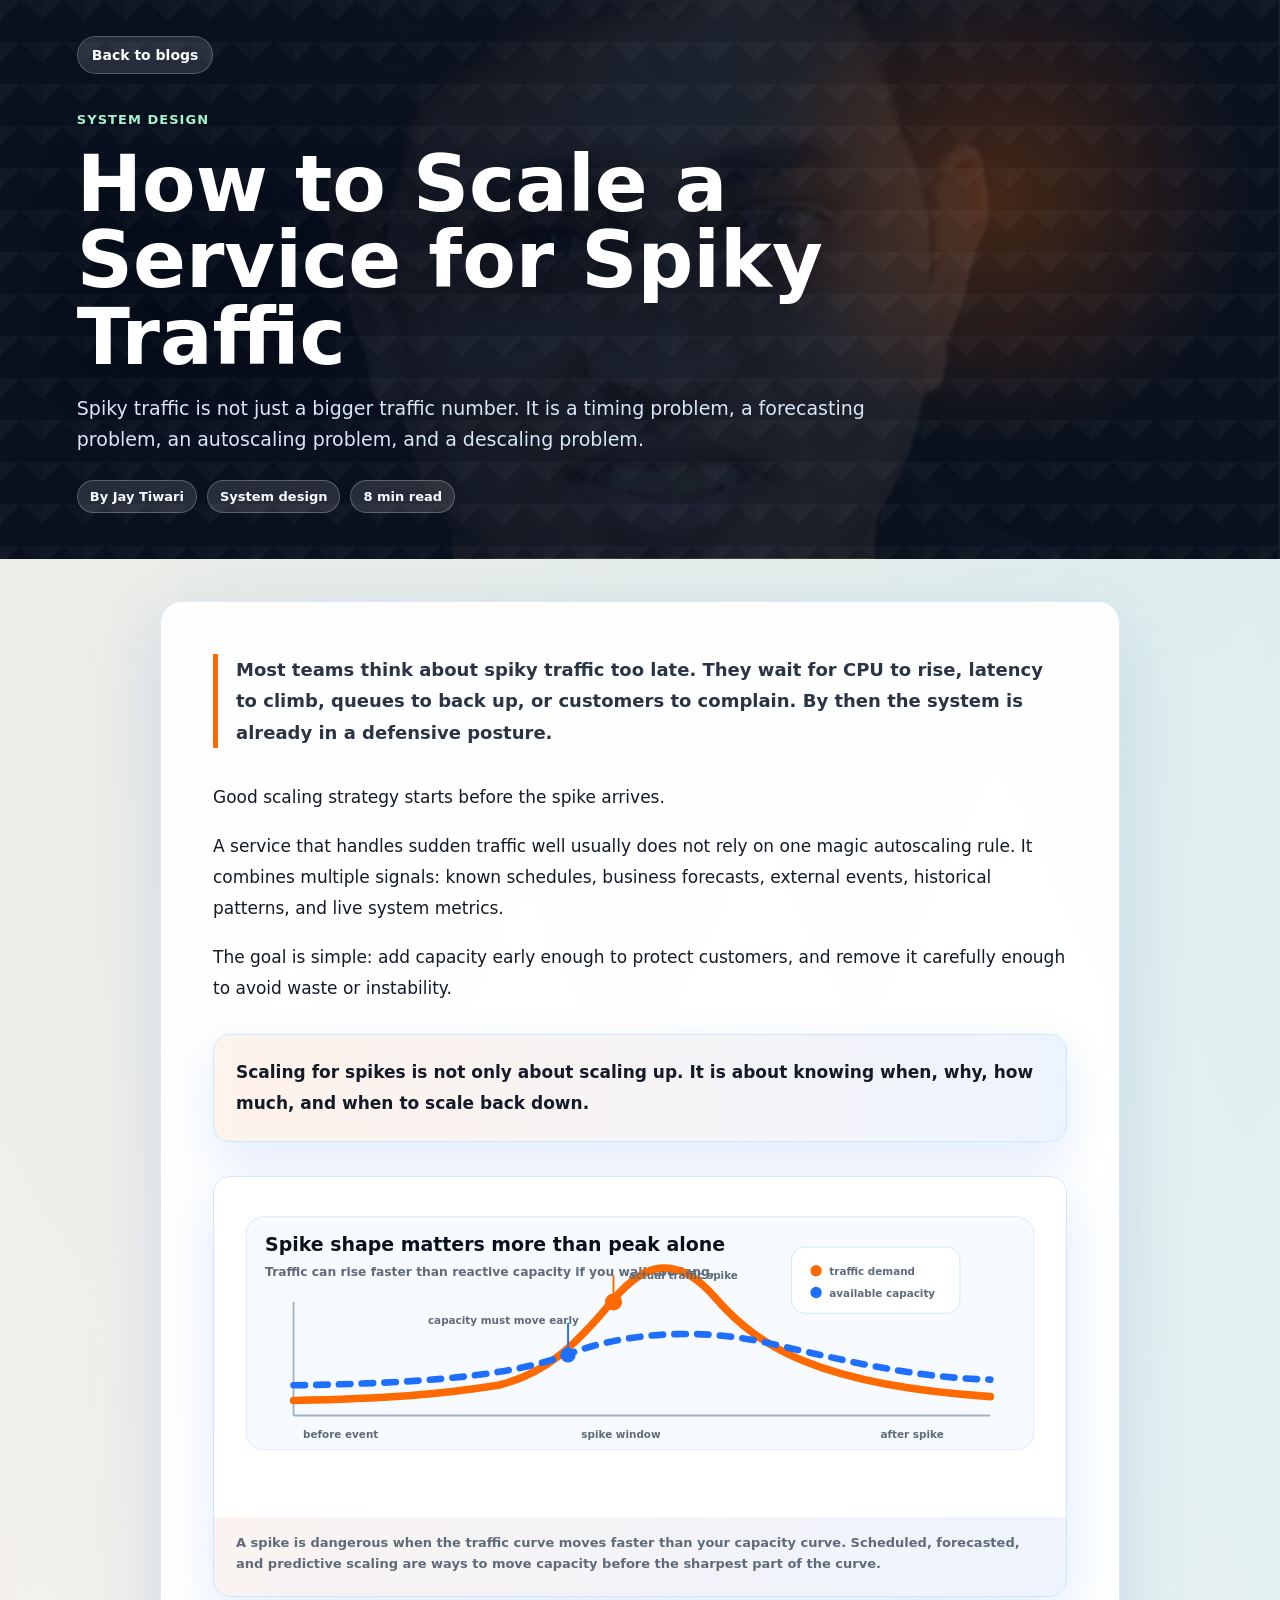
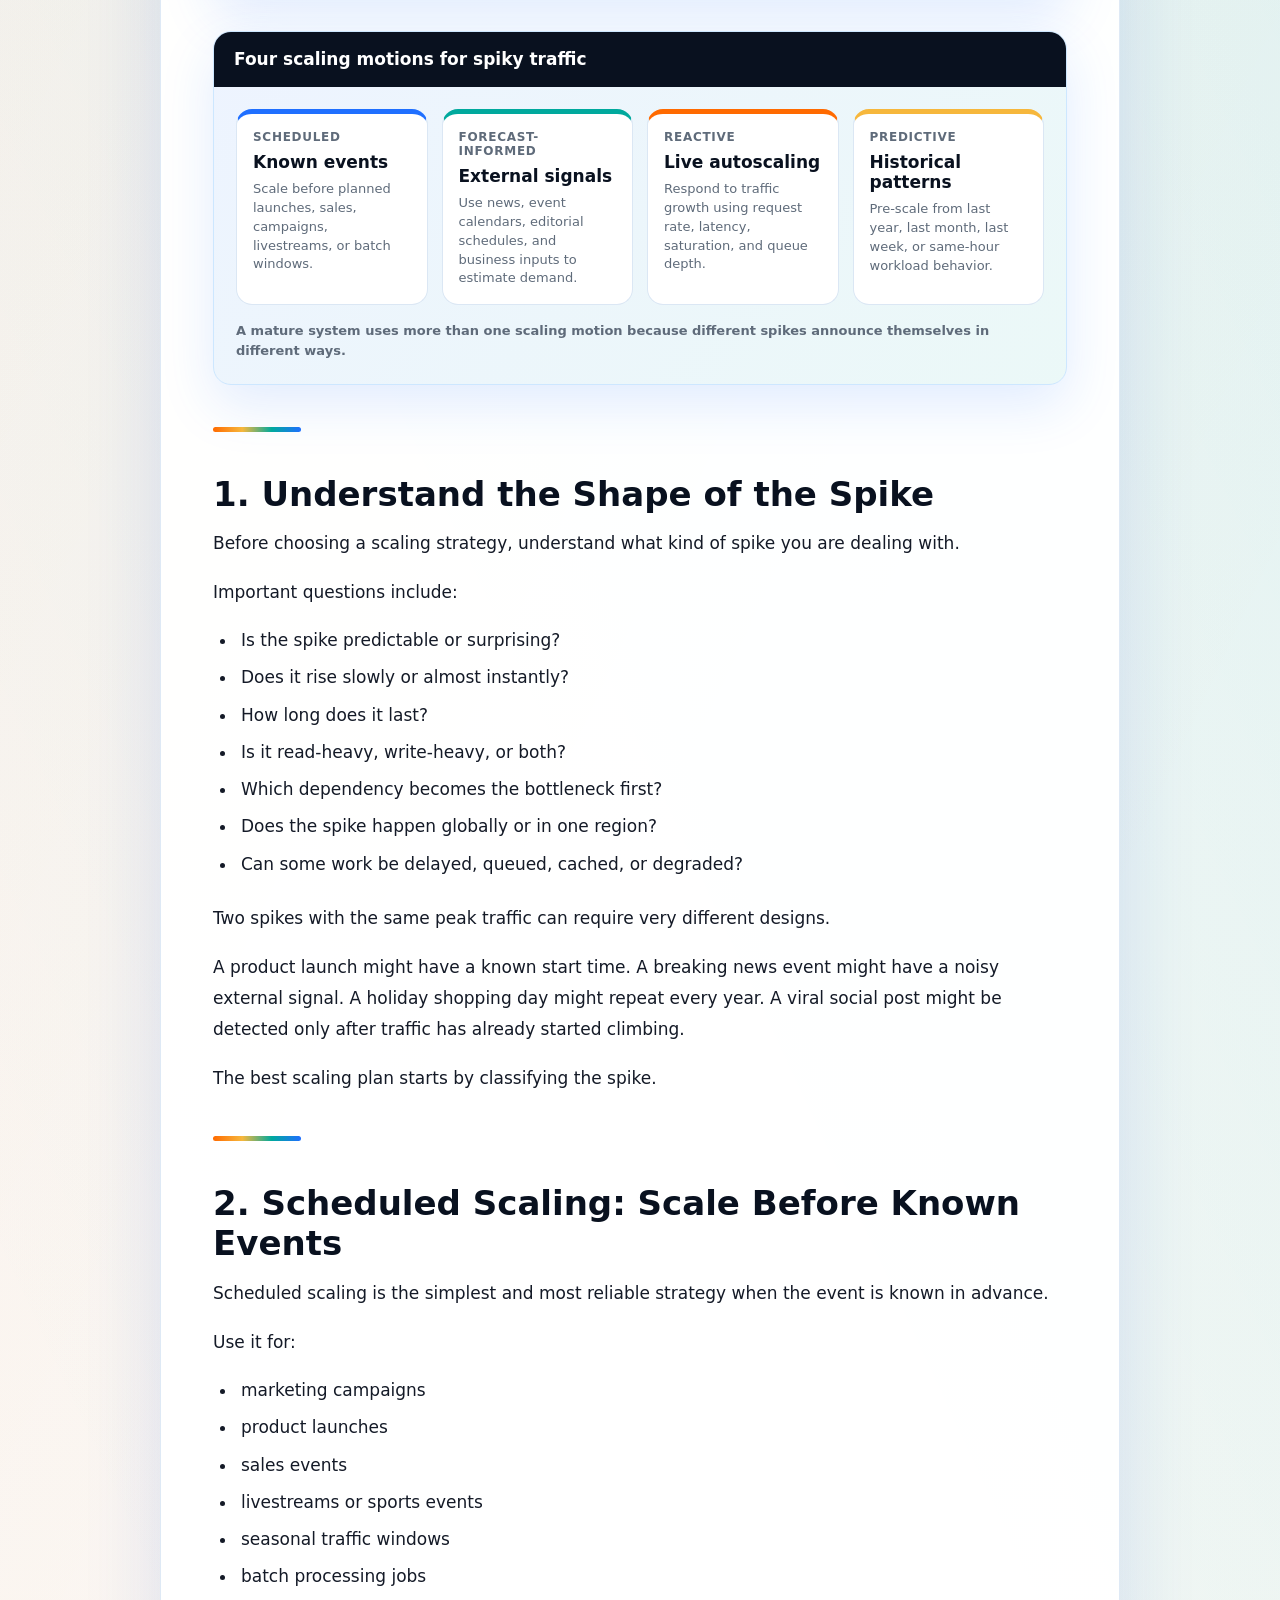
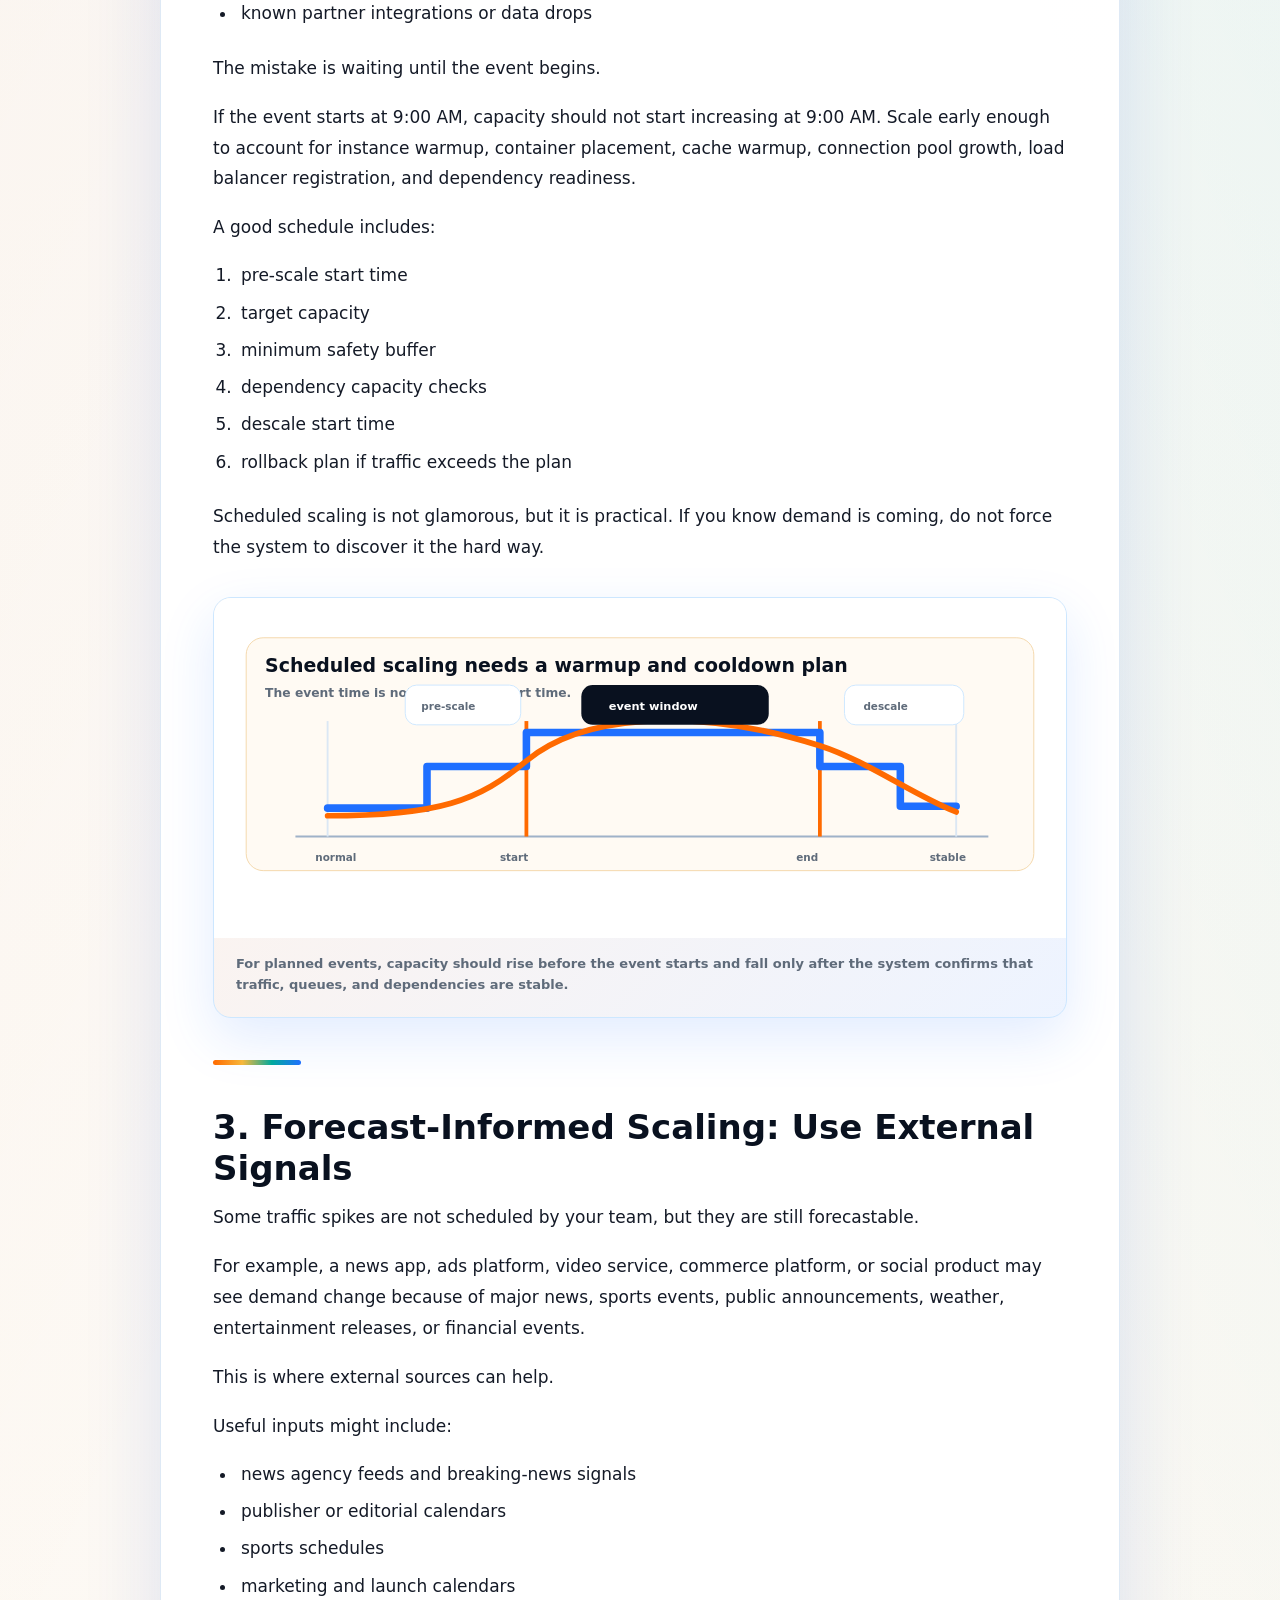
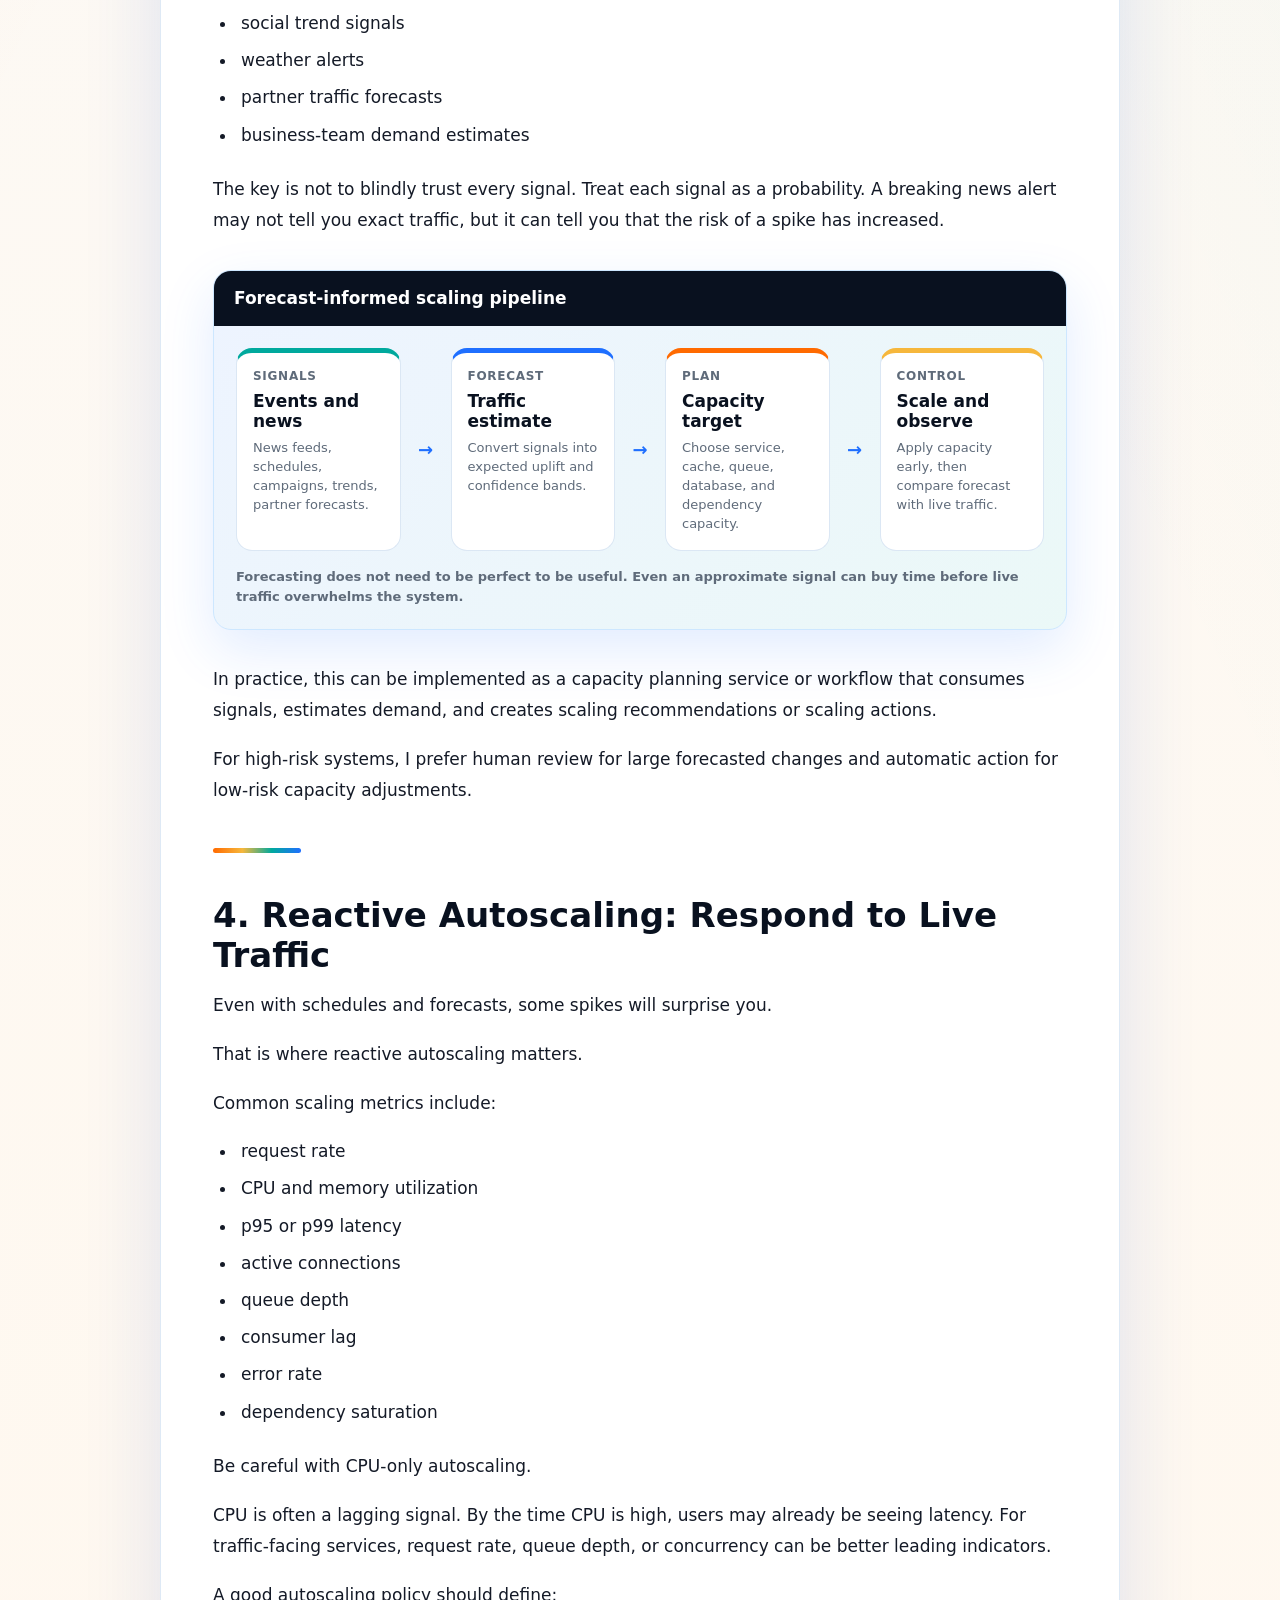
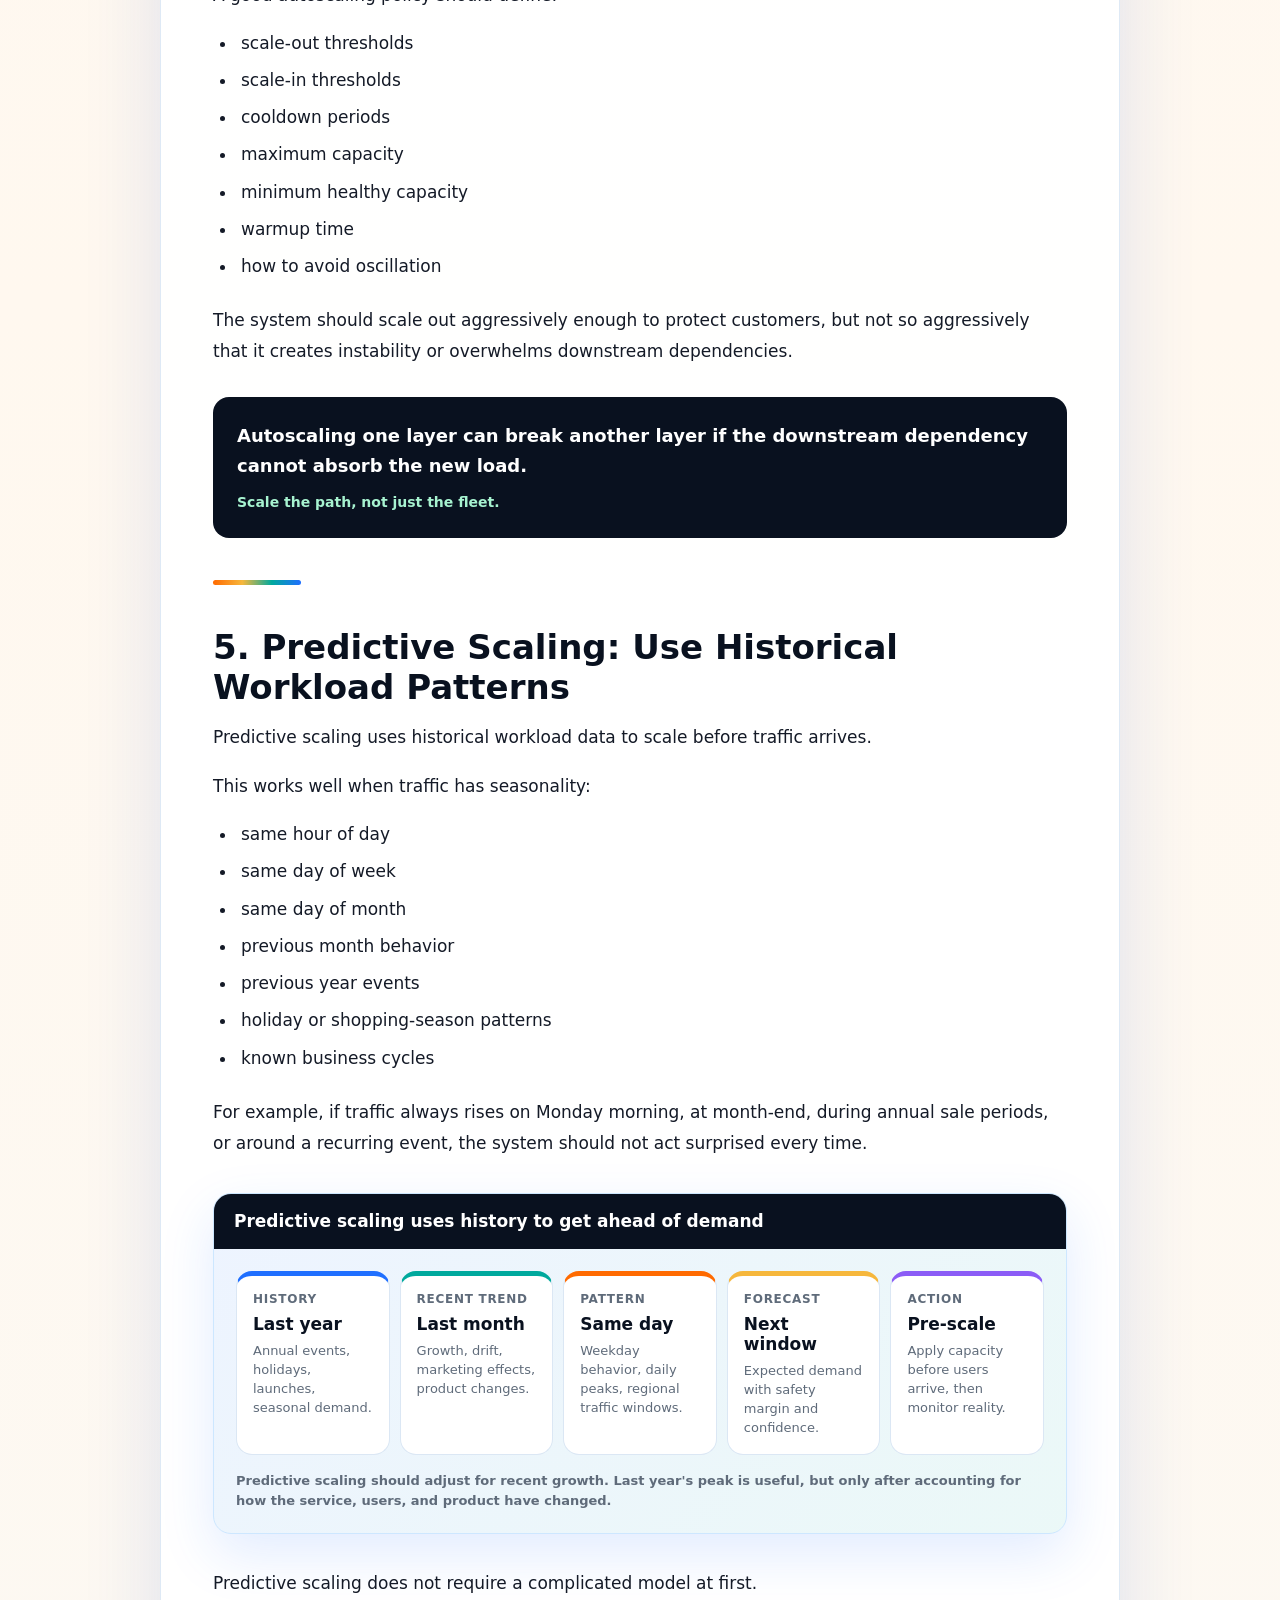
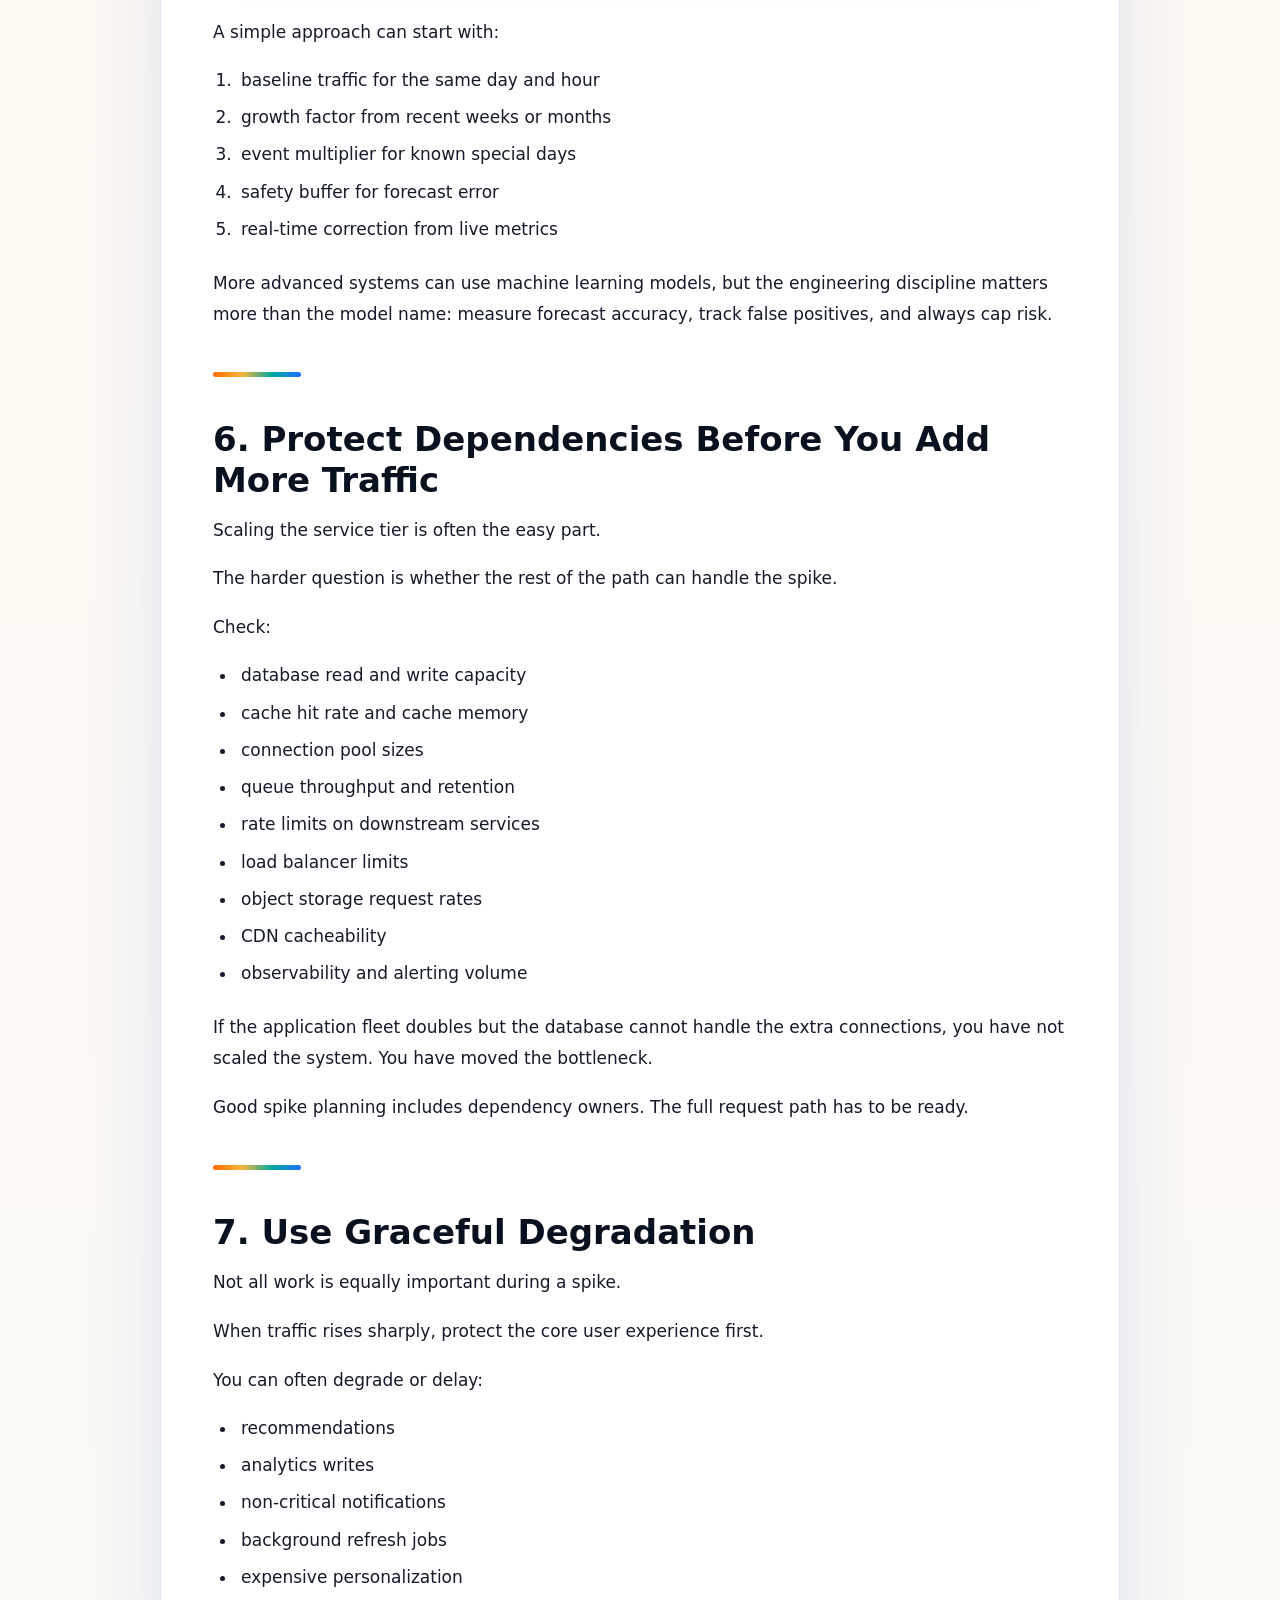
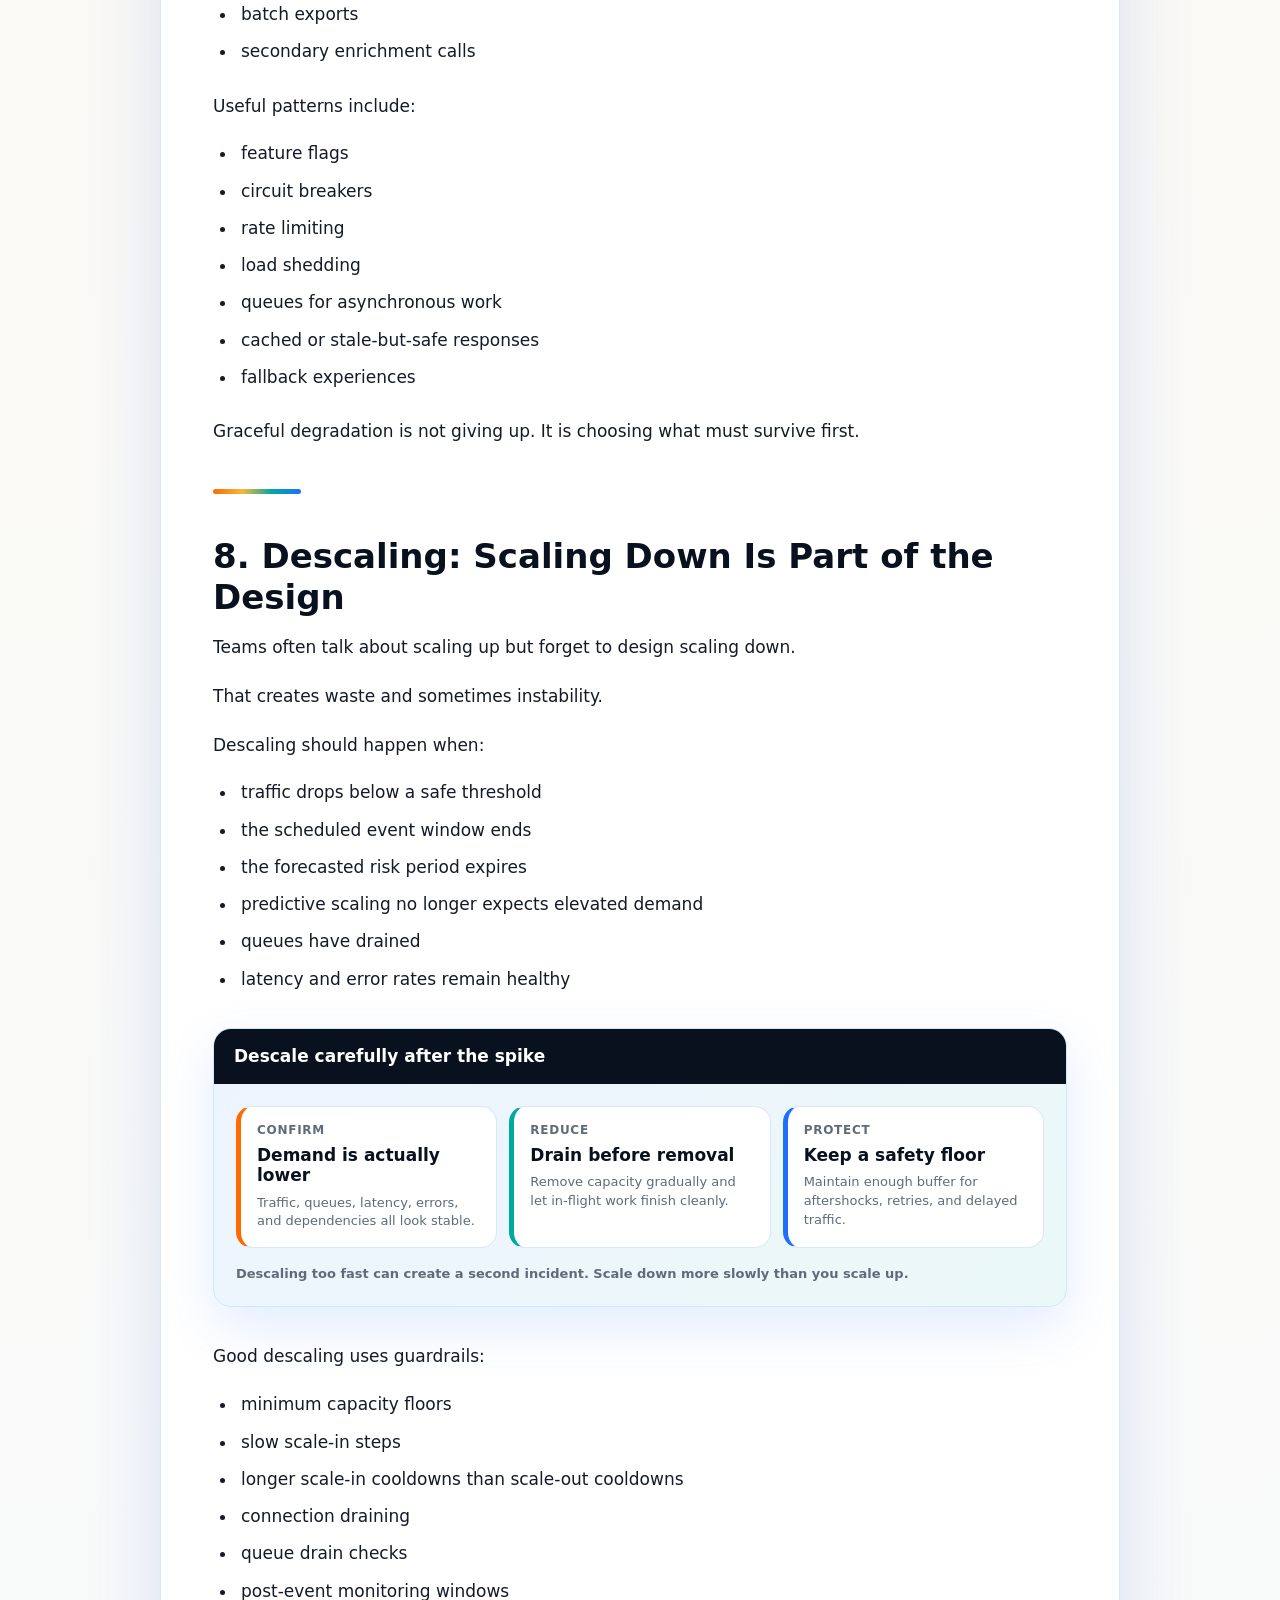
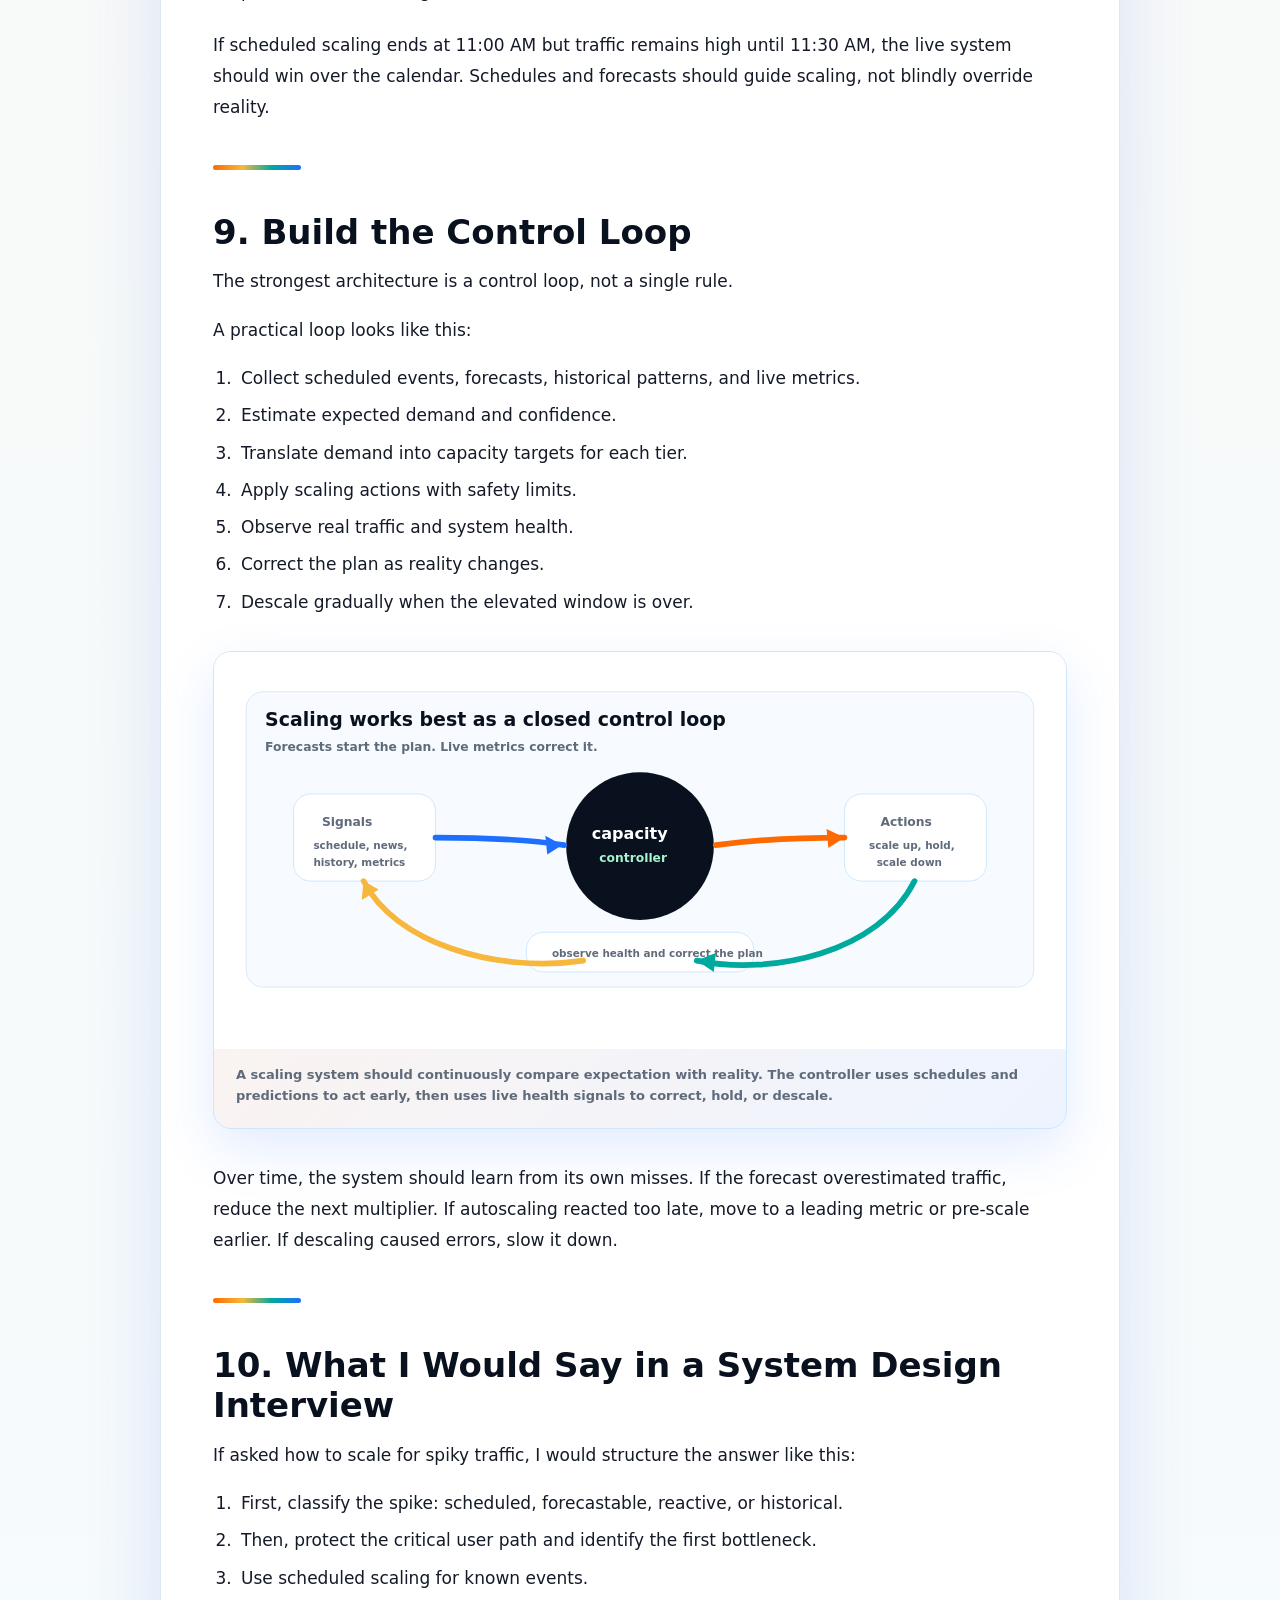
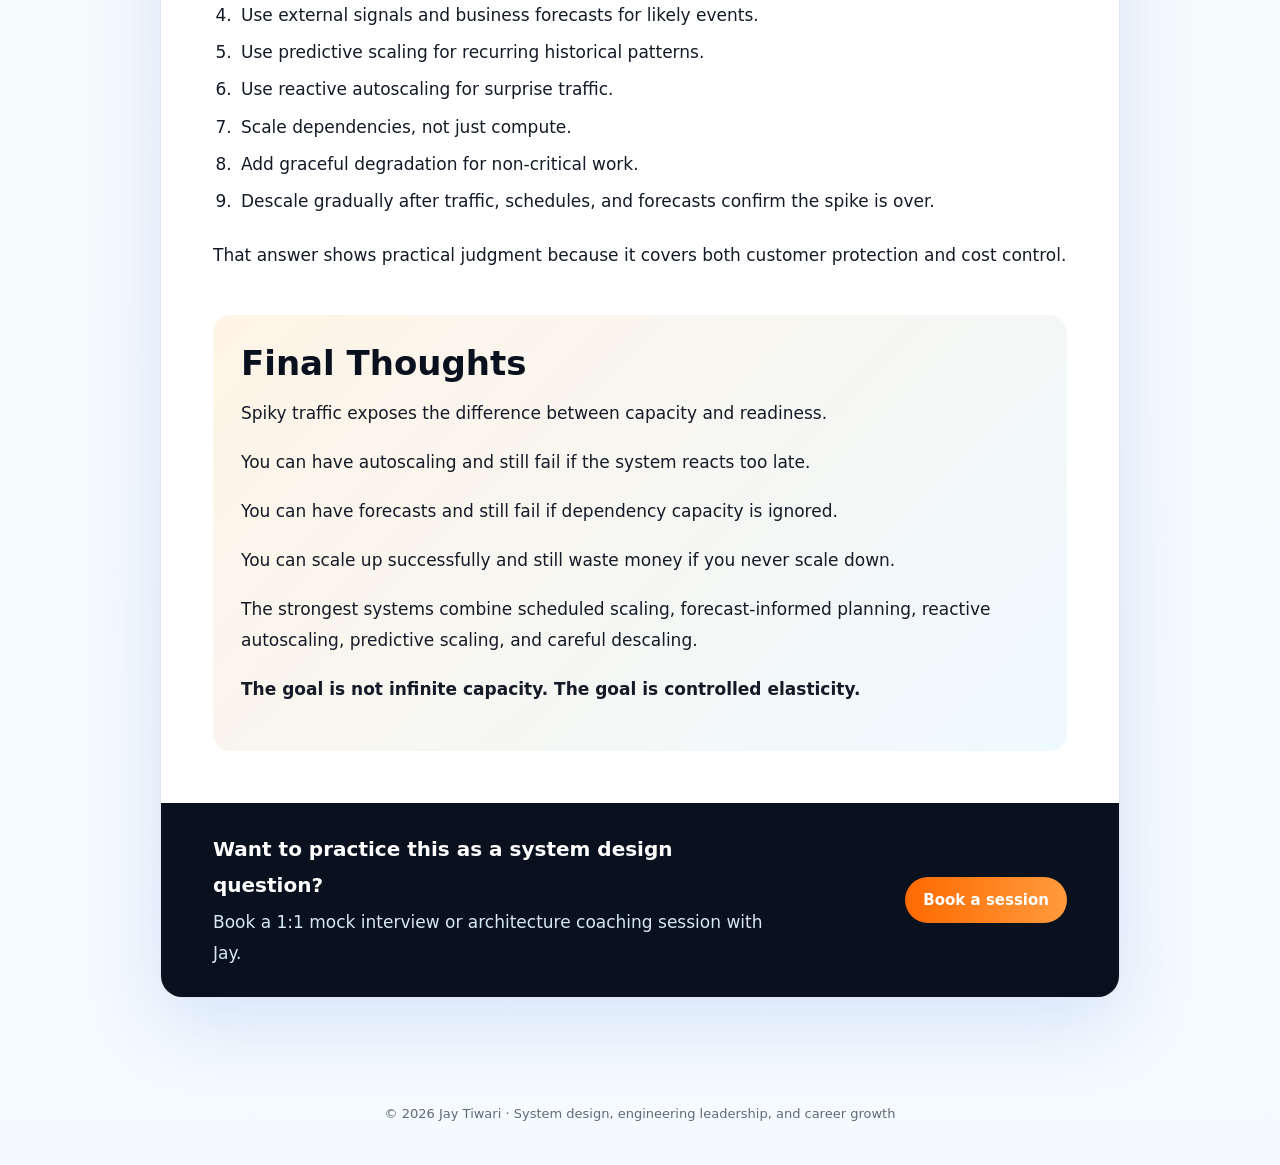
<file: blogs/how-to-scale-a-service-for-spiky-traffic.html>
<!DOCTYPE html>
<html lang="en">
<head>
  <meta charset="UTF-8" />
  <title>How to Scale a Service for Spiky Traffic | Jay Tiwari</title>
  <meta name="viewport" content="width=device-width, initial-scale=1" />
  <meta name="description" content="Jay Tiwari explains how to scale services for spiky traffic using scheduled scaling, forecast-informed scaling, reactive autoscaling, predictive scaling, and safe descaling." />
  <style>
    :root {
      --accent: #ff6a00;
      --blue: #1f6fff;
      --teal: #00a99d;
      --gold: #f6b73c;
      --ink: #09111f;
      --text: #141a27;
      --muted: #5f6b7a;
      --border: #dbe7f4;
    }

    * {
      box-sizing: border-box;
      margin: 0;
      padding: 0;
    }

    body {
      background:
        linear-gradient(115deg, rgba(255, 106, 0, 0.08), transparent 30%),
        linear-gradient(245deg, rgba(0, 169, 157, 0.12), transparent 34%),
        linear-gradient(180deg, #f7fbff 0%, #fff8ef 48%, #f4fbff 100%);
      color: var(--text);
      font-family: system-ui, -apple-system, BlinkMacSystemFont, "Segoe UI", sans-serif;
      min-height: 100vh;
    }

    a {
      color: inherit;
    }

    .hero {
      background:
        radial-gradient(circle at 78% 35%, rgba(255, 106, 0, 0.24), transparent 24%),
        linear-gradient(90deg, rgba(9, 17, 31, 0.98), rgba(9, 17, 31, 0.88)),
        url("../jay-tiwari-profile.jpeg");
      background-position: center, center, 82% 42%;
      background-size: cover;
      color: #ffffff;
      padding: 36px 6% 46px;
      position: relative;
    }

    .hero::after {
      background-image:
        linear-gradient(135deg, rgba(255, 255, 255, 0.08) 25%, transparent 25%),
        linear-gradient(225deg, rgba(255, 255, 255, 0.06) 25%, transparent 25%);
      background-size: 42px 42px;
      content: "";
      inset: 0;
      opacity: 0.42;
      pointer-events: none;
      position: absolute;
    }

    .hero-inner {
      max-width: 980px;
      position: relative;
      z-index: 1;
    }

    .back-link {
      align-items: center;
      background: rgba(255, 255, 255, 0.12);
      border: 1px solid rgba(255, 255, 255, 0.22);
      border-radius: 999px;
      color: #f8fbff;
      display: inline-flex;
      font-size: 14px;
      font-weight: 800;
      margin-bottom: 34px;
      padding: 10px 14px;
      text-decoration: none;
    }

    .eyebrow {
      color: #a7f3d0;
      font-size: 13px;
      font-weight: 900;
      letter-spacing: 0.08em;
      margin-bottom: 14px;
      text-transform: uppercase;
    }

    h1 {
      color: #ffffff;
      font-size: clamp(42px, 7vw, 78px);
      font-weight: 900;
      letter-spacing: 0;
      line-height: 0.98;
      margin-bottom: 18px;
      max-width: 940px;
      text-shadow: 0 22px 46px rgba(0, 0, 0, 0.34);
    }

    .dek {
      color: #d7e7f7;
      font-size: 19px;
      line-height: 1.65;
      max-width: 790px;
    }

    .meta-row {
      display: flex;
      flex-wrap: wrap;
      gap: 10px;
      margin-top: 24px;
    }

    .meta-pill {
      background: rgba(255, 255, 255, 0.12);
      border: 1px solid rgba(255, 255, 255, 0.24);
      border-radius: 999px;
      color: #f8fbff;
      font-size: 13px;
      font-weight: 800;
      padding: 8px 12px;
    }

    main {
      padding: 42px 6% 80px;
    }

    .article-shell {
      background: rgba(255, 255, 255, 0.94);
      border: 1px solid rgba(219, 231, 244, 0.9);
      border-radius: 22px;
      box-shadow: 0 24px 80px rgba(29, 78, 216, 0.14);
      margin: 0 auto;
      max-width: 960px;
      overflow: hidden;
    }

    .article-content {
      padding: clamp(24px, 5vw, 52px);
    }

    .intro {
      border-left: 5px solid var(--accent);
      color: #2b3444;
      font-size: 18px;
      font-weight: 700;
      line-height: 1.75;
      margin-bottom: 34px;
      padding-left: 18px;
    }

    h2 {
      color: var(--ink);
      font-size: clamp(24px, 3vw, 34px);
      letter-spacing: 0;
      line-height: 1.2;
      margin: 42px 0 14px;
    }

    h3 {
      color: var(--ink);
      font-size: 18px;
      letter-spacing: 0;
      line-height: 1.35;
      margin: 26px 0 10px;
    }

    p {
      color: var(--text);
      font-size: 17px;
      line-height: 1.82;
      margin: 0 0 18px;
    }

    ul,
    ol {
      margin: 0 0 24px 24px;
    }

    li {
      color: var(--text);
      font-size: 17px;
      line-height: 1.72;
      margin-bottom: 8px;
      padding-left: 4px;
    }

    .callout {
      background:
        linear-gradient(90deg, rgba(255, 106, 0, 0.08), rgba(31, 111, 255, 0.08)),
        #ffffff;
      border: 1px solid #cde7ff;
      border-radius: 16px;
      box-shadow: 0 18px 46px rgba(31, 111, 255, 0.12);
      margin: 30px 0;
      padding: 22px;
    }

    .callout p {
      font-weight: 800;
      margin: 0;
    }

    .scaling-visual {
      background:
        linear-gradient(135deg, rgba(31, 111, 255, 0.08), rgba(0, 169, 157, 0.08)),
        #ffffff;
      border: 1px solid #cde7ff;
      border-radius: 18px;
      box-shadow: 0 20px 54px rgba(31, 111, 255, 0.13);
      margin: 34px 0;
      overflow: hidden;
    }

    .visual-header {
      align-items: center;
      background: #09111f;
      color: #ffffff;
      display: flex;
      flex-wrap: wrap;
      gap: 10px;
      justify-content: space-between;
      padding: 16px 20px;
    }

    .visual-header strong {
      font-size: 17px;
      line-height: 1.35;
    }

    .visual-body {
      padding: 22px;
    }

    .drawn-picture {
      background:
        linear-gradient(135deg, rgba(255, 106, 0, 0.08), rgba(31, 111, 255, 0.08)),
        #ffffff;
      border: 1px solid #cde7ff;
      border-radius: 18px;
      box-shadow: 0 20px 54px rgba(31, 111, 255, 0.13);
      margin: 34px 0;
      overflow: hidden;
    }

    .drawn-picture svg {
      display: block;
      height: auto;
      width: 100%;
    }

    .picture-caption {
      color: var(--muted);
      font-size: 13px;
      font-weight: 700;
      line-height: 1.55;
      padding: 0 22px 22px;
    }

    .svg-title {
      fill: var(--ink);
      font-size: 20px;
      font-weight: 900;
    }

    .svg-label {
      fill: var(--muted);
      font-size: 13px;
      font-weight: 800;
    }

    .svg-small {
      fill: var(--muted);
      font-size: 11px;
      font-weight: 800;
    }

    .strategy-grid {
      display: grid;
      gap: 14px;
      grid-template-columns: repeat(4, minmax(0, 1fr));
    }

    .strategy-card,
    .signal-card,
    .timeline-card,
    .descale-card {
      background: #ffffff;
      border: 1px solid #dbe7f4;
      border-radius: 16px;
      padding: 16px;
    }

    .strategy-card {
      border-top: 5px solid var(--blue);
      min-height: 150px;
    }

    .strategy-card:nth-child(2) {
      border-top-color: var(--teal);
    }

    .strategy-card:nth-child(3) {
      border-top-color: var(--accent);
    }

    .strategy-card:nth-child(4) {
      border-top-color: var(--gold);
    }

    .pipeline-grid {
      align-items: stretch;
      display: grid;
      gap: 10px;
      grid-template-columns: 1fr 30px 1fr 30px 1fr 30px 1fr;
    }

    .signal-card {
      border-top: 5px solid var(--teal);
      min-height: 132px;
    }

    .signal-card:nth-of-type(3) {
      border-top-color: var(--blue);
    }

    .signal-card:nth-of-type(5) {
      border-top-color: var(--accent);
    }

    .signal-card:nth-of-type(7) {
      border-top-color: var(--gold);
    }

    .arrow {
      align-items: center;
      color: var(--blue);
      display: flex;
      font-size: 18px;
      font-weight: 900;
      justify-content: center;
    }

    .timeline-grid {
      display: grid;
      gap: 10px;
      grid-template-columns: repeat(5, minmax(0, 1fr));
    }

    .timeline-card {
      border-top: 5px solid var(--blue);
      min-height: 132px;
    }

    .timeline-card:nth-child(2) {
      border-top-color: var(--teal);
    }

    .timeline-card:nth-child(3) {
      border-top-color: var(--accent);
    }

    .timeline-card:nth-child(4) {
      border-top-color: var(--gold);
    }

    .timeline-card:nth-child(5) {
      border-top-color: #8b5cf6;
    }

    .descale-grid {
      display: grid;
      gap: 12px;
      grid-template-columns: repeat(3, minmax(0, 1fr));
    }

    .descale-card {
      border-left: 5px solid var(--accent);
      min-height: 128px;
    }

    .descale-card:nth-child(2) {
      border-left-color: var(--teal);
    }

    .descale-card:nth-child(3) {
      border-left-color: var(--blue);
    }

    .strategy-card small,
    .signal-card small,
    .timeline-card small,
    .descale-card small {
      color: var(--muted);
      display: block;
      font-size: 12px;
      font-weight: 900;
      letter-spacing: 0.06em;
      margin-bottom: 8px;
      text-transform: uppercase;
    }

    .strategy-card strong,
    .signal-card strong,
    .timeline-card strong,
    .descale-card strong {
      color: var(--ink);
      display: block;
      font-size: 17px;
      line-height: 1.2;
      margin-bottom: 8px;
    }

    .strategy-card span,
    .signal-card span,
    .timeline-card span,
    .descale-card span {
      color: var(--muted);
      display: block;
      font-size: 13px;
      line-height: 1.45;
    }

    figcaption {
      color: var(--muted);
      font-size: 13px;
      font-weight: 700;
      line-height: 1.55;
      margin-top: 16px;
    }

    .quote {
      background: #09111f;
      border-radius: 16px;
      color: #ffffff;
      font-size: 18px;
      font-weight: 800;
      line-height: 1.65;
      margin: 30px 0;
      padding: 24px;
    }

    .quote span {
      color: #a7f3d0;
      display: block;
      font-size: 14px;
      margin-top: 10px;
    }

    .section-rule {
      background: linear-gradient(90deg, var(--accent), var(--gold), var(--teal), var(--blue));
      border-radius: 999px;
      height: 5px;
      margin: 42px 0 6px;
      width: 88px;
    }

    .final-thoughts {
      background: linear-gradient(135deg, #fff4e6, #eef9ff);
      border-radius: 18px;
      margin-top: 44px;
      padding: 28px;
    }

    .final-thoughts h2 {
      margin-top: 0;
    }

    .cta {
      align-items: center;
      background: #09111f;
      display: flex;
      flex-wrap: wrap;
      gap: 18px;
      justify-content: space-between;
      padding: 28px clamp(24px, 5vw, 52px);
    }

    .cta p {
      color: #d7e7f7;
      margin: 0;
      max-width: 560px;
    }

    .cta strong {
      color: #ffffff;
      display: block;
      font-size: 20px;
      margin-bottom: 4px;
    }

    .cta a {
      align-items: center;
      background: linear-gradient(90deg, var(--accent), #ff9a3c);
      border-radius: 999px;
      color: #ffffff;
      display: inline-flex;
      font-size: 15px;
      font-weight: 900;
      min-height: 46px;
      padding: 0 18px;
      text-decoration: none;
    }

    footer {
      color: var(--muted);
      font-size: 13px;
      padding: 28px 6% 44px;
      text-align: center;
    }

    @media (max-width: 900px) {
      .strategy-grid,
      .timeline-grid {
        grid-template-columns: repeat(2, minmax(0, 1fr));
      }

      .pipeline-grid {
        grid-template-columns: 1fr;
      }

      .arrow {
        min-height: 24px;
        transform: rotate(90deg);
      }
    }

    @media (max-width: 700px) {
      .hero {
        padding: 24px 20px 34px;
      }

      .back-link {
        margin-bottom: 28px;
      }

      .dek,
      p,
      li {
        font-size: 16px;
      }

      main {
        padding: 28px 20px 56px;
      }

      .article-shell {
        border-radius: 18px;
      }

      .visual-header {
        align-items: flex-start;
        flex-direction: column;
      }

      .visual-body {
        padding: 16px;
      }

      .picture-caption {
        padding: 0 16px 18px;
      }

      .strategy-grid,
      .timeline-grid,
      .descale-grid {
        grid-template-columns: 1fr;
      }

      .cta,
      .cta a {
        width: 100%;
      }

      .cta a {
        justify-content: center;
      }
    }
  </style>
</head>
<body>
  <header class="hero">
    <div class="hero-inner">
      <a class="back-link" href="../index.html#blogs">Back to blogs</a>
      <p class="eyebrow">System Design</p>
      <h1>How to Scale a Service for Spiky Traffic</h1>
      <p class="dek">
        Spiky traffic is not just a bigger traffic number. It is a timing problem, a forecasting problem,
        an autoscaling problem, and a descaling problem.
      </p>
      <div class="meta-row">
        <span class="meta-pill">By Jay Tiwari</span>
        <span class="meta-pill">System design</span>
        <span class="meta-pill">8 min read</span>
      </div>
    </div>
  </header>

  <main>
    <article class="article-shell">
      <div class="article-content">
        <p class="intro">
          Most teams think about spiky traffic too late. They wait for CPU to rise, latency to climb, queues
          to back up, or customers to complain. By then the system is already in a defensive posture.
        </p>

        <p>Good scaling strategy starts before the spike arrives.</p>
        <p>
          A service that handles sudden traffic well usually does not rely on one magic autoscaling rule. It
          combines multiple signals: known schedules, business forecasts, external events, historical
          patterns, and live system metrics.
        </p>
        <p>
          The goal is simple: add capacity early enough to protect customers, and remove it carefully enough
          to avoid waste or instability.
        </p>

        <div class="callout">
          <p>Scaling for spikes is not only about scaling up. It is about knowing when, why, how much, and when to scale back down.</p>
        </div>

        <figure class="drawn-picture" aria-label="Traffic spike curve with capacity buffer">
          <svg viewBox="0 0 900 360" role="img">
            <rect x="0" y="0" width="900" height="360" fill="#ffffff" />
            <rect x="34" y="42" width="832" height="246" rx="18" fill="#f7fbff" stroke="#dbe7f4" />
            <text x="54" y="78" class="svg-title">Spike shape matters more than peak alone</text>
            <text x="54" y="105" class="svg-label">Traffic can rise faster than reactive capacity if you wait too long.</text>

            <line x1="84" y1="252" x2="820" y2="252" stroke="#9fb2c8" stroke-width="2" />
            <line x1="84" y1="132" x2="84" y2="252" stroke="#9fb2c8" stroke-width="2" />

            <path d="M84 236 C180 234, 238 230, 300 220 C350 208, 382 178, 420 132 C455 88, 490 82, 530 128 C575 180, 640 220, 820 232"
              fill="none" stroke="#ff6a00" stroke-width="8" stroke-linecap="round" />
            <path d="M84 220 C220 218, 315 210, 372 188 C430 165, 510 158, 588 176 C675 196, 742 212, 820 214"
              fill="none" stroke="#1f6fff" stroke-width="7" stroke-linecap="round" stroke-dasharray="12 12" />

            <circle cx="422" cy="132" r="9" fill="#ff6a00" />
            <circle cx="374" cy="188" r="8" fill="#1f6fff" />
            <line x1="422" y1="132" x2="422" y2="104" stroke="#ff6a00" stroke-width="2" />
            <line x1="374" y1="188" x2="374" y2="154" stroke="#1f6fff" stroke-width="2" />

            <text x="438" y="108" class="svg-small">actual traffic spike</text>
            <text x="226" y="155" class="svg-small">capacity must move early</text>

            <rect x="610" y="74" width="178" height="70" rx="14" fill="#ffffff" stroke="#cde7ff" />
            <circle cx="636" cy="99" r="6" fill="#ff6a00" />
            <text x="650" y="104" class="svg-small">traffic demand</text>
            <circle cx="636" cy="122" r="6" fill="#1f6fff" />
            <text x="650" y="127" class="svg-small">available capacity</text>

            <text x="94" y="276" class="svg-small">before event</text>
            <text x="388" y="276" class="svg-small">spike window</text>
            <text x="704" y="276" class="svg-small">after spike</text>
          </svg>
          <figcaption class="picture-caption">
            A spike is dangerous when the traffic curve moves faster than your capacity curve. Scheduled,
            forecasted, and predictive scaling are ways to move capacity before the sharpest part of the curve.
          </figcaption>
        </figure>

        <figure class="scaling-visual" aria-label="Four ways to scale for spiky traffic">
          <div class="visual-header">
            <strong>Four scaling motions for spiky traffic</strong>
          </div>
          <div class="visual-body">
            <div class="strategy-grid">
              <div class="strategy-card">
                <small>Scheduled</small>
                <strong>Known events</strong>
                <span>Scale before planned launches, sales, campaigns, livestreams, or batch windows.</span>
              </div>
              <div class="strategy-card">
                <small>Forecast-informed</small>
                <strong>External signals</strong>
                <span>Use news, event calendars, editorial schedules, and business inputs to estimate demand.</span>
              </div>
              <div class="strategy-card">
                <small>Reactive</small>
                <strong>Live autoscaling</strong>
                <span>Respond to traffic growth using request rate, latency, saturation, and queue depth.</span>
              </div>
              <div class="strategy-card">
                <small>Predictive</small>
                <strong>Historical patterns</strong>
                <span>Pre-scale from last year, last month, last week, or same-hour workload behavior.</span>
              </div>
            </div>
            <figcaption>
              A mature system uses more than one scaling motion because different spikes announce themselves
              in different ways.
            </figcaption>
          </div>
        </figure>

        <div class="section-rule"></div>
        <h2>1. Understand the Shape of the Spike</h2>
        <p>Before choosing a scaling strategy, understand what kind of spike you are dealing with.</p>
        <p>Important questions include:</p>
        <ul>
          <li>Is the spike predictable or surprising?</li>
          <li>Does it rise slowly or almost instantly?</li>
          <li>How long does it last?</li>
          <li>Is it read-heavy, write-heavy, or both?</li>
          <li>Which dependency becomes the bottleneck first?</li>
          <li>Does the spike happen globally or in one region?</li>
          <li>Can some work be delayed, queued, cached, or degraded?</li>
        </ul>
        <p>Two spikes with the same peak traffic can require very different designs.</p>
        <p>
          A product launch might have a known start time. A breaking news event might have a noisy external
          signal. A holiday shopping day might repeat every year. A viral social post might be detected only
          after traffic has already started climbing.
        </p>
        <p>The best scaling plan starts by classifying the spike.</p>

        <div class="section-rule"></div>
        <h2>2. Scheduled Scaling: Scale Before Known Events</h2>
        <p>Scheduled scaling is the simplest and most reliable strategy when the event is known in advance.</p>
        <p>Use it for:</p>
        <ul>
          <li>marketing campaigns</li>
          <li>product launches</li>
          <li>sales events</li>
          <li>livestreams or sports events</li>
          <li>seasonal traffic windows</li>
          <li>batch processing jobs</li>
          <li>known partner integrations or data drops</li>
        </ul>
        <p>The mistake is waiting until the event begins.</p>
        <p>
          If the event starts at 9:00 AM, capacity should not start increasing at 9:00 AM. Scale early enough
          to account for instance warmup, container placement, cache warmup, connection pool growth, load
          balancer registration, and dependency readiness.
        </p>
        <p>A good schedule includes:</p>
        <ol>
          <li>pre-scale start time</li>
          <li>target capacity</li>
          <li>minimum safety buffer</li>
          <li>dependency capacity checks</li>
          <li>descale start time</li>
          <li>rollback plan if traffic exceeds the plan</li>
        </ol>
        <p>Scheduled scaling is not glamorous, but it is practical. If you know demand is coming, do not force the system to discover it the hard way.</p>

        <figure class="drawn-picture" aria-label="Scheduled pre-scaling and descaling window">
          <svg viewBox="0 0 900 360" role="img">
            <rect x="0" y="0" width="900" height="360" fill="#ffffff" />
            <rect x="34" y="42" width="832" height="246" rx="18" fill="#fffaf3" stroke="#f4d7aa" />
            <text x="54" y="78" class="svg-title">Scheduled scaling needs a warmup and cooldown plan</text>
            <text x="54" y="105" class="svg-label">The event time is not the scaling start time.</text>

            <line x1="86" y1="252" x2="818" y2="252" stroke="#9fb2c8" stroke-width="2" />
            <line x1="120" y1="252" x2="120" y2="130" stroke="#dbe7f4" stroke-width="2" />
            <line x1="330" y1="252" x2="330" y2="130" stroke="#ff6a00" stroke-width="4" />
            <line x1="640" y1="252" x2="640" y2="130" stroke="#ff6a00" stroke-width="4" />
            <line x1="784" y1="252" x2="784" y2="130" stroke="#dbe7f4" stroke-width="2" />

            <path d="M120 222 L225 222 L225 178 L330 178 L330 142 L640 142 L640 178 L725 178 L725 220 L784 220"
              fill="none" stroke="#1f6fff" stroke-width="8" stroke-linejoin="round" stroke-linecap="round" />
            <path d="M120 230 C238 230, 280 214, 330 172 C385 126, 500 112, 640 156 C690 172, 738 208, 784 226"
              fill="none" stroke="#ff6a00" stroke-width="6" stroke-linecap="round" />

            <rect x="202" y="92" width="122" height="42" rx="12" fill="#ffffff" stroke="#cde7ff" />
            <text x="219" y="118" class="svg-small">pre-scale</text>

            <rect x="388" y="92" width="198" height="42" rx="12" fill="#09111f" />
            <text x="417" y="118" fill="#ffffff" font-size="12" font-weight="900">event window</text>

            <rect x="666" y="92" width="126" height="42" rx="12" fill="#ffffff" stroke="#cde7ff" />
            <text x="686" y="118" class="svg-small">descale</text>

            <text x="107" y="278" class="svg-small">normal</text>
            <text x="302" y="278" class="svg-small">start</text>
            <text x="615" y="278" class="svg-small">end</text>
            <text x="756" y="278" class="svg-small">stable</text>
          </svg>
          <figcaption class="picture-caption">
            For planned events, capacity should rise before the event starts and fall only after the system
            confirms that traffic, queues, and dependencies are stable.
          </figcaption>
        </figure>

        <div class="section-rule"></div>
        <h2>3. Forecast-Informed Scaling: Use External Signals</h2>
        <p>Some traffic spikes are not scheduled by your team, but they are still forecastable.</p>
        <p>
          For example, a news app, ads platform, video service, commerce platform, or social product may see
          demand change because of major news, sports events, public announcements, weather, entertainment
          releases, or financial events.
        </p>
        <p>This is where external sources can help.</p>
        <p>Useful inputs might include:</p>
        <ul>
          <li>news agency feeds and breaking-news signals</li>
          <li>publisher or editorial calendars</li>
          <li>sports schedules</li>
          <li>marketing and launch calendars</li>
          <li>social trend signals</li>
          <li>weather alerts</li>
          <li>partner traffic forecasts</li>
          <li>business-team demand estimates</li>
        </ul>
        <p>
          The key is not to blindly trust every signal. Treat each signal as a probability. A breaking news
          alert may not tell you exact traffic, but it can tell you that the risk of a spike has increased.
        </p>

        <figure class="scaling-visual" aria-label="Forecast-informed scaling pipeline">
          <div class="visual-header">
            <strong>Forecast-informed scaling pipeline</strong>
          </div>
          <div class="visual-body">
            <div class="pipeline-grid">
              <div class="signal-card">
                <small>Signals</small>
                <strong>Events and news</strong>
                <span>News feeds, schedules, campaigns, trends, partner forecasts.</span>
              </div>
              <div class="arrow">→</div>
              <div class="signal-card">
                <small>Forecast</small>
                <strong>Traffic estimate</strong>
                <span>Convert signals into expected uplift and confidence bands.</span>
              </div>
              <div class="arrow">→</div>
              <div class="signal-card">
                <small>Plan</small>
                <strong>Capacity target</strong>
                <span>Choose service, cache, queue, database, and dependency capacity.</span>
              </div>
              <div class="arrow">→</div>
              <div class="signal-card">
                <small>Control</small>
                <strong>Scale and observe</strong>
                <span>Apply capacity early, then compare forecast with live traffic.</span>
              </div>
            </div>
            <figcaption>
              Forecasting does not need to be perfect to be useful. Even an approximate signal can buy time
              before live traffic overwhelms the system.
            </figcaption>
          </div>
        </figure>

        <p>
          In practice, this can be implemented as a capacity planning service or workflow that consumes
          signals, estimates demand, and creates scaling recommendations or scaling actions.
        </p>
        <p>For high-risk systems, I prefer human review for large forecasted changes and automatic action for low-risk capacity adjustments.</p>

        <div class="section-rule"></div>
        <h2>4. Reactive Autoscaling: Respond to Live Traffic</h2>
        <p>Even with schedules and forecasts, some spikes will surprise you.</p>
        <p>That is where reactive autoscaling matters.</p>
        <p>Common scaling metrics include:</p>
        <ul>
          <li>request rate</li>
          <li>CPU and memory utilization</li>
          <li>p95 or p99 latency</li>
          <li>active connections</li>
          <li>queue depth</li>
          <li>consumer lag</li>
          <li>error rate</li>
          <li>dependency saturation</li>
        </ul>
        <p>Be careful with CPU-only autoscaling.</p>
        <p>
          CPU is often a lagging signal. By the time CPU is high, users may already be seeing latency. For
          traffic-facing services, request rate, queue depth, or concurrency can be better leading indicators.
        </p>
        <p>A good autoscaling policy should define:</p>
        <ul>
          <li>scale-out thresholds</li>
          <li>scale-in thresholds</li>
          <li>cooldown periods</li>
          <li>maximum capacity</li>
          <li>minimum healthy capacity</li>
          <li>warmup time</li>
          <li>how to avoid oscillation</li>
        </ul>
        <p>
          The system should scale out aggressively enough to protect customers, but not so aggressively that
          it creates instability or overwhelms downstream dependencies.
        </p>

        <div class="quote">
          Autoscaling one layer can break another layer if the downstream dependency cannot absorb the new load.
          <span>Scale the path, not just the fleet.</span>
        </div>

        <div class="section-rule"></div>
        <h2>5. Predictive Scaling: Use Historical Workload Patterns</h2>
        <p>Predictive scaling uses historical workload data to scale before traffic arrives.</p>
        <p>This works well when traffic has seasonality:</p>
        <ul>
          <li>same hour of day</li>
          <li>same day of week</li>
          <li>same day of month</li>
          <li>previous month behavior</li>
          <li>previous year events</li>
          <li>holiday or shopping-season patterns</li>
          <li>known business cycles</li>
        </ul>
        <p>
          For example, if traffic always rises on Monday morning, at month-end, during annual sale periods,
          or around a recurring event, the system should not act surprised every time.
        </p>

        <figure class="scaling-visual" aria-label="Predictive scaling timeline">
          <div class="visual-header">
            <strong>Predictive scaling uses history to get ahead of demand</strong>
          </div>
          <div class="visual-body">
            <div class="timeline-grid">
              <div class="timeline-card">
                <small>History</small>
                <strong>Last year</strong>
                <span>Annual events, holidays, launches, seasonal demand.</span>
              </div>
              <div class="timeline-card">
                <small>Recent trend</small>
                <strong>Last month</strong>
                <span>Growth, drift, marketing effects, product changes.</span>
              </div>
              <div class="timeline-card">
                <small>Pattern</small>
                <strong>Same day</strong>
                <span>Weekday behavior, daily peaks, regional traffic windows.</span>
              </div>
              <div class="timeline-card">
                <small>Forecast</small>
                <strong>Next window</strong>
                <span>Expected demand with safety margin and confidence.</span>
              </div>
              <div class="timeline-card">
                <small>Action</small>
                <strong>Pre-scale</strong>
                <span>Apply capacity before users arrive, then monitor reality.</span>
              </div>
            </div>
            <figcaption>
              Predictive scaling should adjust for recent growth. Last year's peak is useful, but only after
              accounting for how the service, users, and product have changed.
            </figcaption>
          </div>
        </figure>

        <p>Predictive scaling does not require a complicated model at first.</p>
        <p>A simple approach can start with:</p>
        <ol>
          <li>baseline traffic for the same day and hour</li>
          <li>growth factor from recent weeks or months</li>
          <li>event multiplier for known special days</li>
          <li>safety buffer for forecast error</li>
          <li>real-time correction from live metrics</li>
        </ol>
        <p>
          More advanced systems can use machine learning models, but the engineering discipline matters more
          than the model name: measure forecast accuracy, track false positives, and always cap risk.
        </p>

        <div class="section-rule"></div>
        <h2>6. Protect Dependencies Before You Add More Traffic</h2>
        <p>Scaling the service tier is often the easy part.</p>
        <p>The harder question is whether the rest of the path can handle the spike.</p>
        <p>Check:</p>
        <ul>
          <li>database read and write capacity</li>
          <li>cache hit rate and cache memory</li>
          <li>connection pool sizes</li>
          <li>queue throughput and retention</li>
          <li>rate limits on downstream services</li>
          <li>load balancer limits</li>
          <li>object storage request rates</li>
          <li>CDN cacheability</li>
          <li>observability and alerting volume</li>
        </ul>
        <p>
          If the application fleet doubles but the database cannot handle the extra connections, you have not
          scaled the system. You have moved the bottleneck.
        </p>
        <p>Good spike planning includes dependency owners. The full request path has to be ready.</p>

        <div class="section-rule"></div>
        <h2>7. Use Graceful Degradation</h2>
        <p>Not all work is equally important during a spike.</p>
        <p>When traffic rises sharply, protect the core user experience first.</p>
        <p>You can often degrade or delay:</p>
        <ul>
          <li>recommendations</li>
          <li>analytics writes</li>
          <li>non-critical notifications</li>
          <li>background refresh jobs</li>
          <li>expensive personalization</li>
          <li>batch exports</li>
          <li>secondary enrichment calls</li>
        </ul>
        <p>Useful patterns include:</p>
        <ul>
          <li>feature flags</li>
          <li>circuit breakers</li>
          <li>rate limiting</li>
          <li>load shedding</li>
          <li>queues for asynchronous work</li>
          <li>cached or stale-but-safe responses</li>
          <li>fallback experiences</li>
        </ul>
        <p>Graceful degradation is not giving up. It is choosing what must survive first.</p>

        <div class="section-rule"></div>
        <h2>8. Descaling: Scaling Down Is Part of the Design</h2>
        <p>Teams often talk about scaling up but forget to design scaling down.</p>
        <p>That creates waste and sometimes instability.</p>
        <p>Descaling should happen when:</p>
        <ul>
          <li>traffic drops below a safe threshold</li>
          <li>the scheduled event window ends</li>
          <li>the forecasted risk period expires</li>
          <li>predictive scaling no longer expects elevated demand</li>
          <li>queues have drained</li>
          <li>latency and error rates remain healthy</li>
        </ul>

        <figure class="scaling-visual" aria-label="Descaling decision model">
          <div class="visual-header">
            <strong>Descale carefully after the spike</strong>
          </div>
          <div class="visual-body">
            <div class="descale-grid">
              <div class="descale-card">
                <small>Confirm</small>
                <strong>Demand is actually lower</strong>
                <span>Traffic, queues, latency, errors, and dependencies all look stable.</span>
              </div>
              <div class="descale-card">
                <small>Reduce</small>
                <strong>Drain before removal</strong>
                <span>Remove capacity gradually and let in-flight work finish cleanly.</span>
              </div>
              <div class="descale-card">
                <small>Protect</small>
                <strong>Keep a safety floor</strong>
                <span>Maintain enough buffer for aftershocks, retries, and delayed traffic.</span>
              </div>
            </div>
            <figcaption>
              Descaling too fast can create a second incident. Scale down more slowly than you scale up.
            </figcaption>
          </div>
        </figure>

        <p>Good descaling uses guardrails:</p>
        <ul>
          <li>minimum capacity floors</li>
          <li>slow scale-in steps</li>
          <li>longer scale-in cooldowns than scale-out cooldowns</li>
          <li>connection draining</li>
          <li>queue drain checks</li>
          <li>post-event monitoring windows</li>
        </ul>
        <p>
          If scheduled scaling ends at 11:00 AM but traffic remains high until 11:30 AM, the live system
          should win over the calendar. Schedules and forecasts should guide scaling, not blindly override
          reality.
        </p>

        <div class="section-rule"></div>
        <h2>9. Build the Control Loop</h2>
        <p>The strongest architecture is a control loop, not a single rule.</p>
        <p>A practical loop looks like this:</p>
        <ol>
          <li>Collect scheduled events, forecasts, historical patterns, and live metrics.</li>
          <li>Estimate expected demand and confidence.</li>
          <li>Translate demand into capacity targets for each tier.</li>
          <li>Apply scaling actions with safety limits.</li>
          <li>Observe real traffic and system health.</li>
          <li>Correct the plan as reality changes.</li>
          <li>Descale gradually when the elevated window is over.</li>
        </ol>

        <figure class="drawn-picture" aria-label="Scaling control loop picture">
          <svg viewBox="0 0 900 420" role="img">
            <rect x="0" y="0" width="900" height="420" fill="#ffffff" />
            <rect x="34" y="42" width="832" height="312" rx="18" fill="#f7fbff" stroke="#dbe7f4" />
            <text x="54" y="78" class="svg-title">Scaling works best as a closed control loop</text>
            <text x="54" y="105" class="svg-label">Forecasts start the plan. Live metrics correct it.</text>

            <circle cx="450" cy="205" r="78" fill="#09111f" />
            <text x="399" y="198" fill="#ffffff" font-size="17" font-weight="900">capacity</text>
            <text x="407" y="222" fill="#a7f3d0" font-size="13" font-weight="900">controller</text>

            <rect x="84" y="150" width="150" height="92" rx="18" fill="#ffffff" stroke="#cde7ff" />
            <text x="114" y="184" class="svg-label">Signals</text>
            <text x="105" y="208" class="svg-small">schedule, news,</text>
            <text x="105" y="226" class="svg-small">history, metrics</text>

            <rect x="666" y="150" width="150" height="92" rx="18" fill="#ffffff" stroke="#cde7ff" />
            <text x="704" y="184" class="svg-label">Actions</text>
            <text x="692" y="208" class="svg-small">scale up, hold,</text>
            <text x="700" y="226" class="svg-small">scale down</text>

            <rect x="330" y="296" width="240" height="42" rx="18" fill="#ffffff" stroke="#cde7ff" />
            <text x="357" y="322" class="svg-small">observe health and correct the plan</text>

            <path d="M234 196 C286 196, 330 198, 370 204" fill="none" stroke="#1f6fff" stroke-width="6" stroke-linecap="round" />
            <path d="M530 204 C574 198, 618 196, 666 196" fill="none" stroke="#ff6a00" stroke-width="6" stroke-linecap="round" />
            <path d="M740 242 C702 318, 590 342, 510 326" fill="none" stroke="#00a99d" stroke-width="6" stroke-linecap="round" />
            <path d="M390 326 C296 340, 190 306, 158 242" fill="none" stroke="#f6b73c" stroke-width="6" stroke-linecap="round" />

            <polygon points="368,204 350,194 352,214" fill="#1f6fff" />
            <polygon points="666,196 647,187 649,207" fill="#ff6a00" />
            <polygon points="510,326 530,318 528,338" fill="#00a99d" />
            <polygon points="158,242 156,262 174,251" fill="#f6b73c" />
          </svg>
          <figcaption class="picture-caption">
            A scaling system should continuously compare expectation with reality. The controller uses
            schedules and predictions to act early, then uses live health signals to correct, hold, or descale.
          </figcaption>
        </figure>

        <p>
          Over time, the system should learn from its own misses. If the forecast overestimated traffic,
          reduce the next multiplier. If autoscaling reacted too late, move to a leading metric or pre-scale
          earlier. If descaling caused errors, slow it down.
        </p>

        <div class="section-rule"></div>
        <h2>10. What I Would Say in a System Design Interview</h2>
        <p>If asked how to scale for spiky traffic, I would structure the answer like this:</p>
        <ol>
          <li>First, classify the spike: scheduled, forecastable, reactive, or historical.</li>
          <li>Then, protect the critical user path and identify the first bottleneck.</li>
          <li>Use scheduled scaling for known events.</li>
          <li>Use external signals and business forecasts for likely events.</li>
          <li>Use predictive scaling for recurring historical patterns.</li>
          <li>Use reactive autoscaling for surprise traffic.</li>
          <li>Scale dependencies, not just compute.</li>
          <li>Add graceful degradation for non-critical work.</li>
          <li>Descale gradually after traffic, schedules, and forecasts confirm the spike is over.</li>
        </ol>
        <p>That answer shows practical judgment because it covers both customer protection and cost control.</p>

        <div class="final-thoughts">
          <h2>Final Thoughts</h2>
          <p>Spiky traffic exposes the difference between capacity and readiness.</p>
          <p>You can have autoscaling and still fail if the system reacts too late.</p>
          <p>You can have forecasts and still fail if dependency capacity is ignored.</p>
          <p>You can scale up successfully and still waste money if you never scale down.</p>
          <p>
            The strongest systems combine scheduled scaling, forecast-informed planning, reactive
            autoscaling, predictive scaling, and careful descaling.
          </p>
          <p><strong>The goal is not infinite capacity. The goal is controlled elasticity.</strong></p>
        </div>
      </div>

      <div class="cta">
        <p>
          <strong>Want to practice this as a system design question?</strong>
          Book a 1:1 mock interview or architecture coaching session with Jay.
        </p>
        <a href="https://topmate.io/jay_tiwari" target="_blank" rel="noopener noreferrer">Book a session</a>
      </div>
    </article>
  </main>

  <footer>
    © <span id="year"></span> Jay Tiwari · System design, engineering leadership, and career growth
  </footer>

  <script>
    document.getElementById("year").textContent = new Date().getFullYear();
  </script>
</body>
</html>
</file>
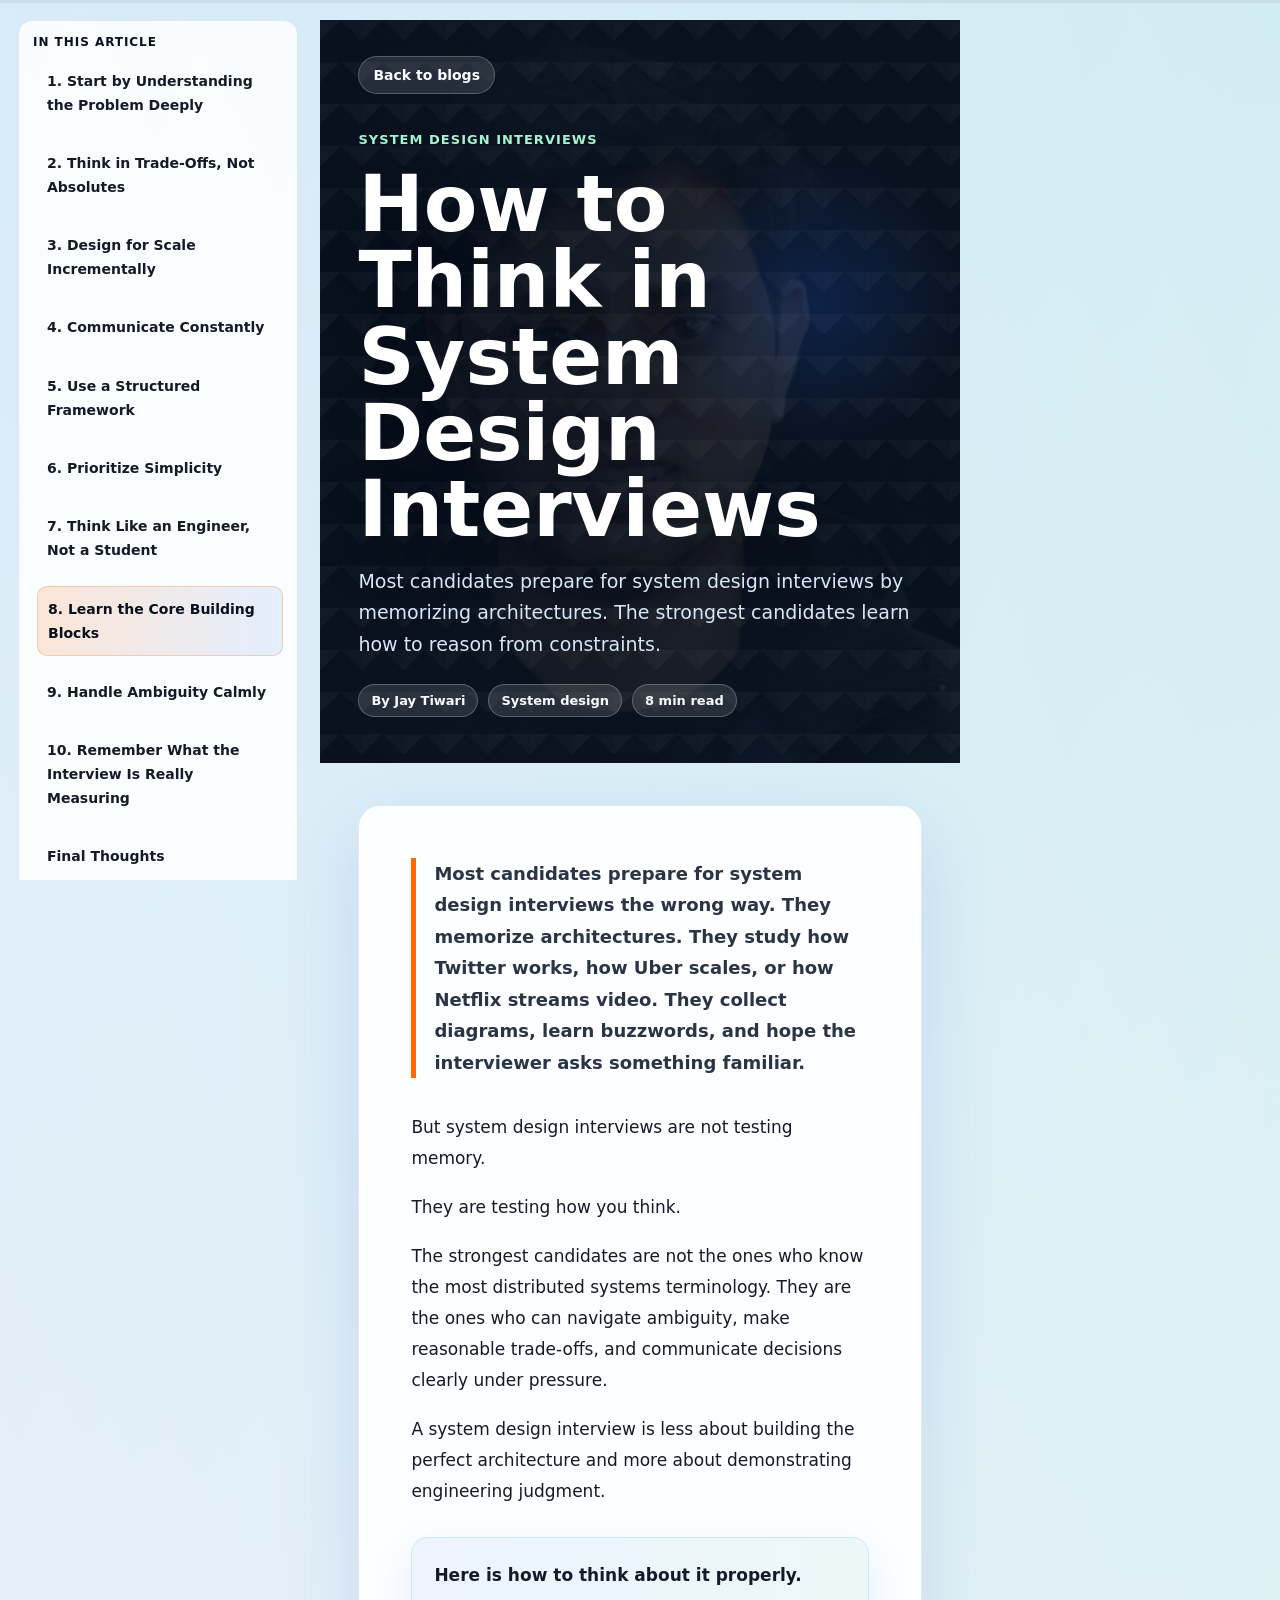
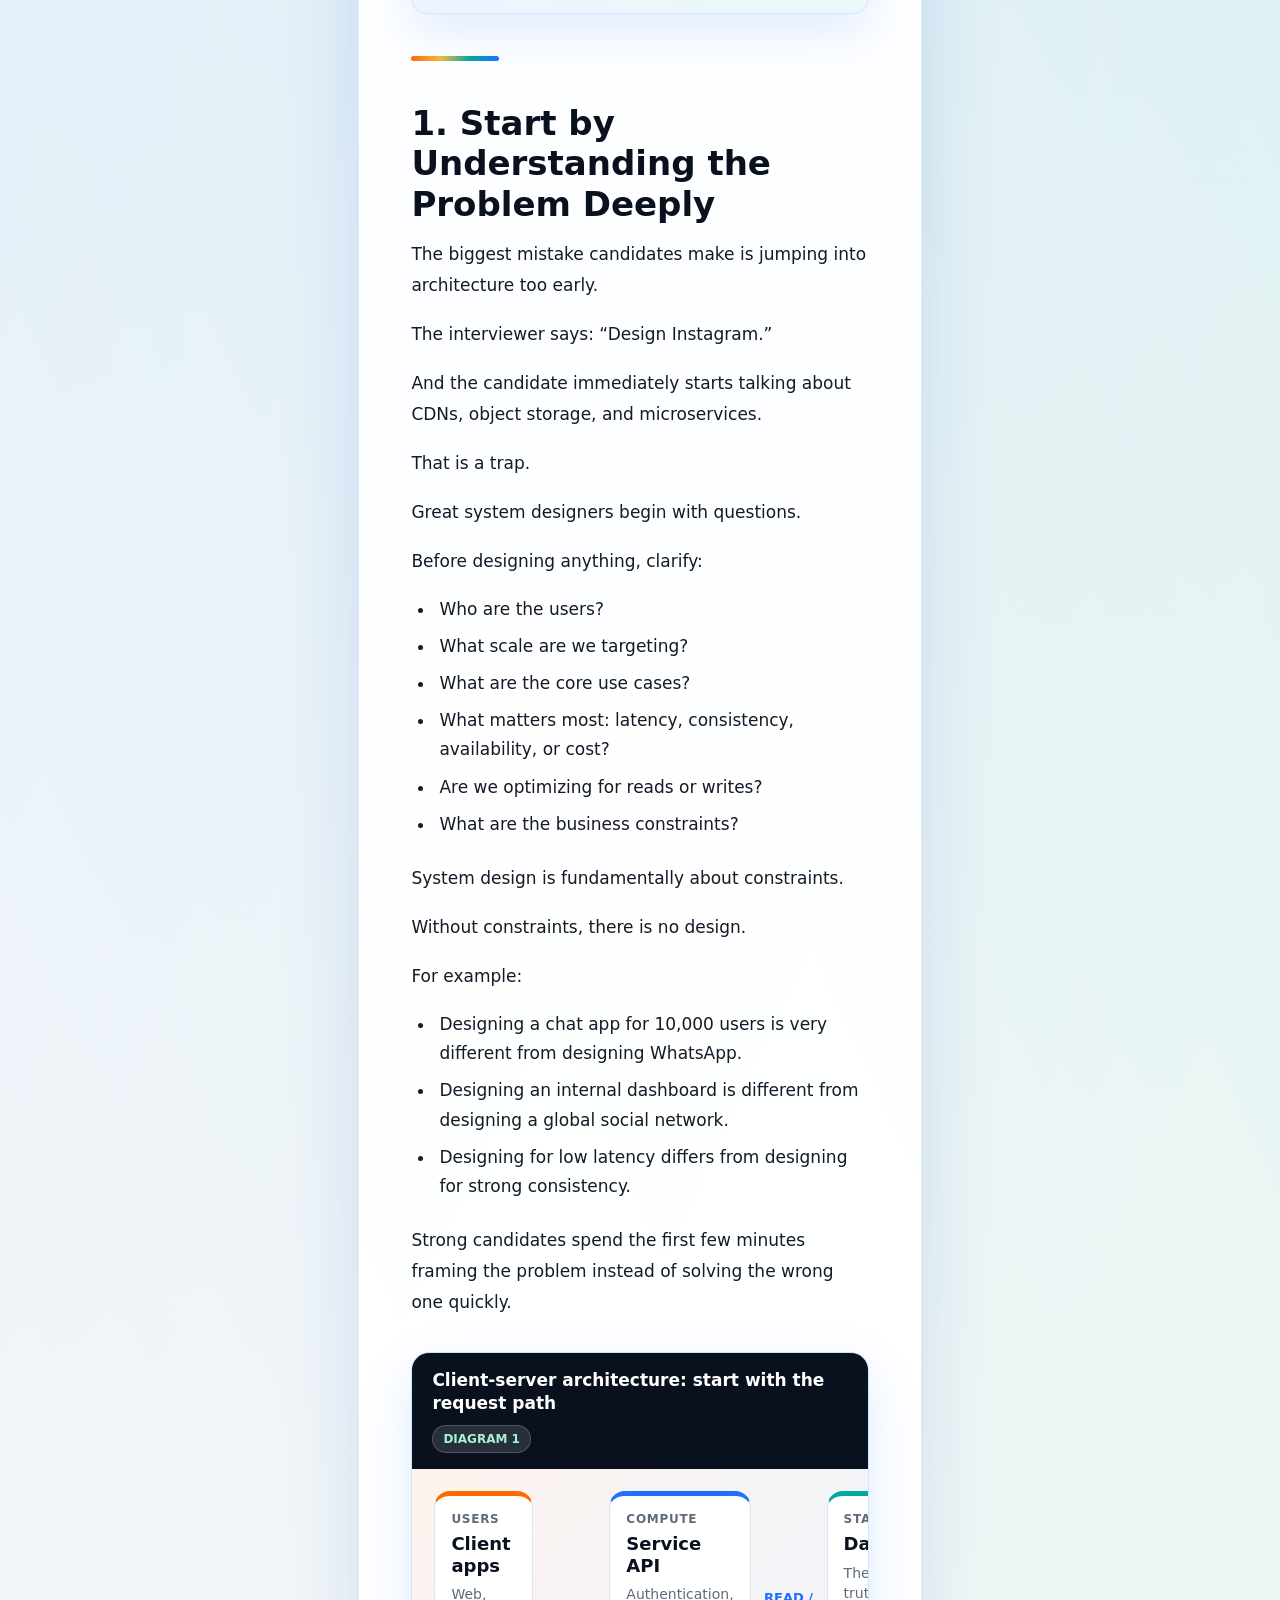
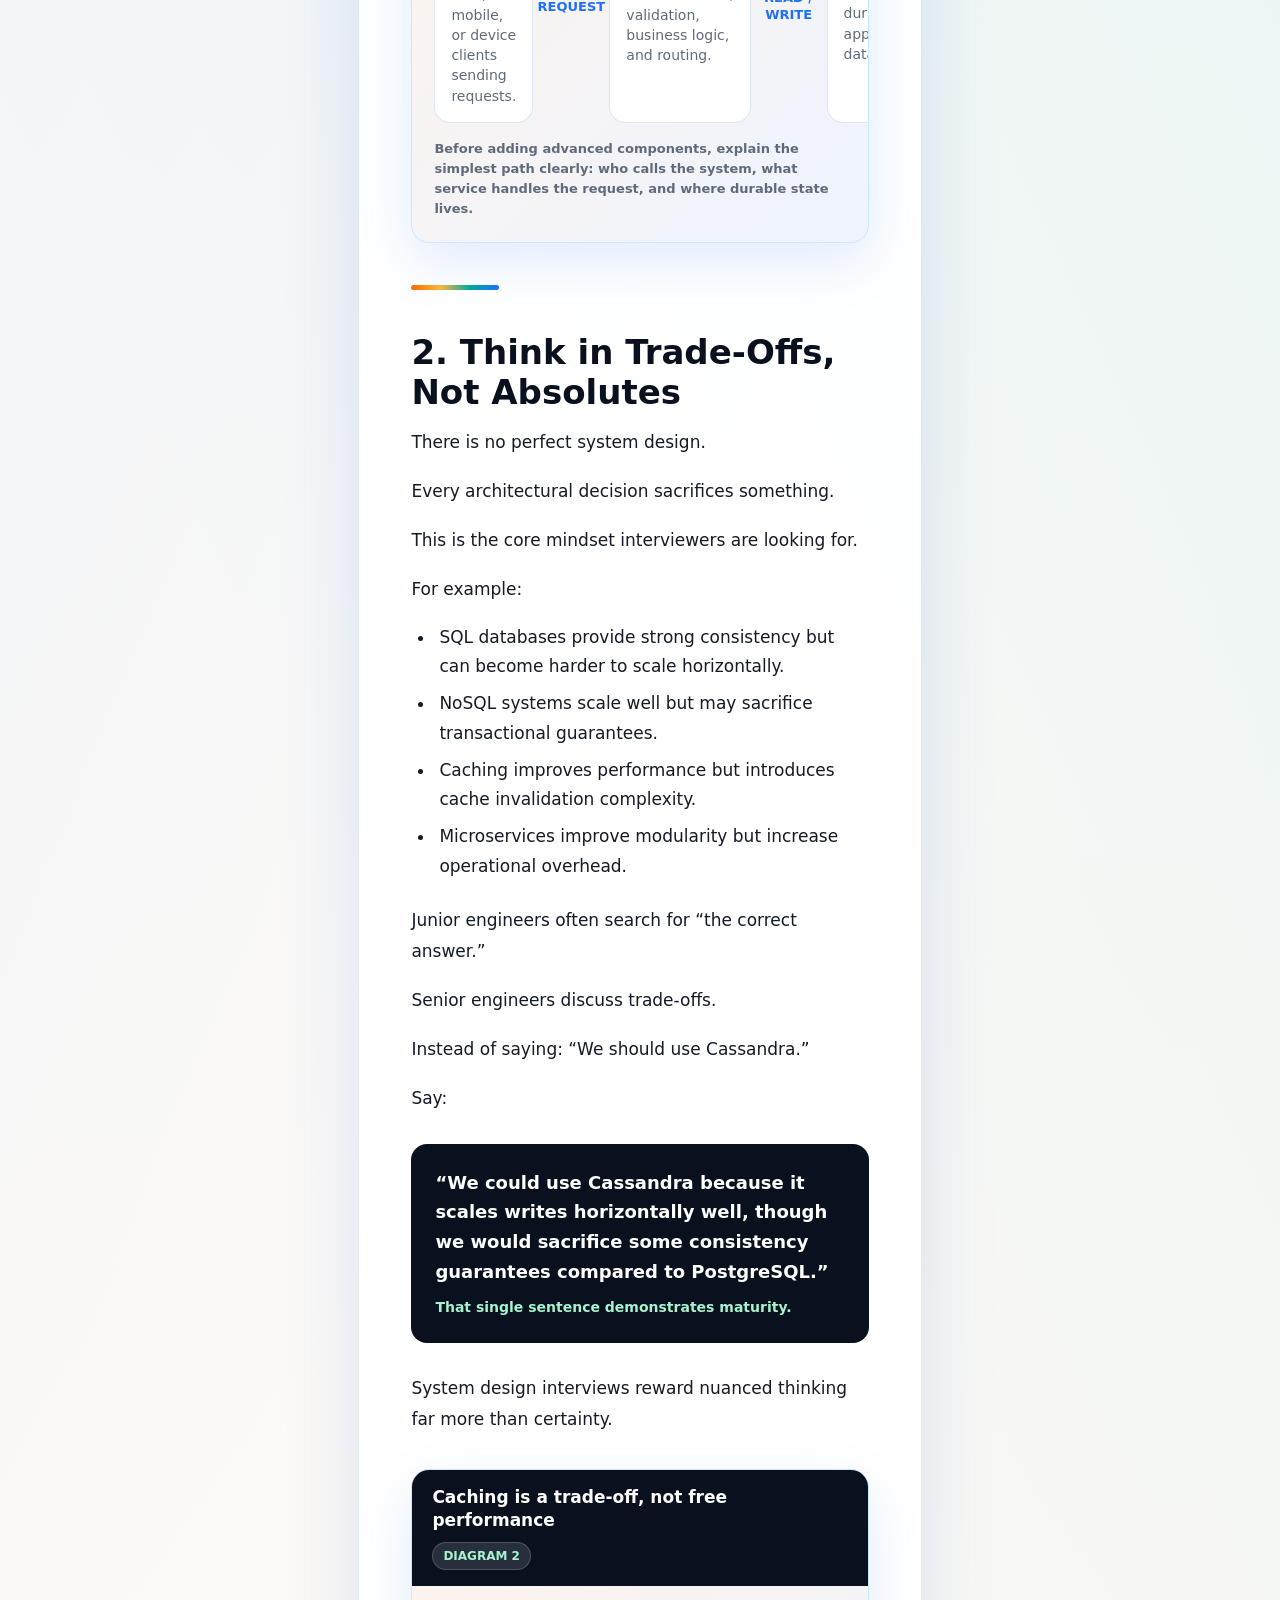
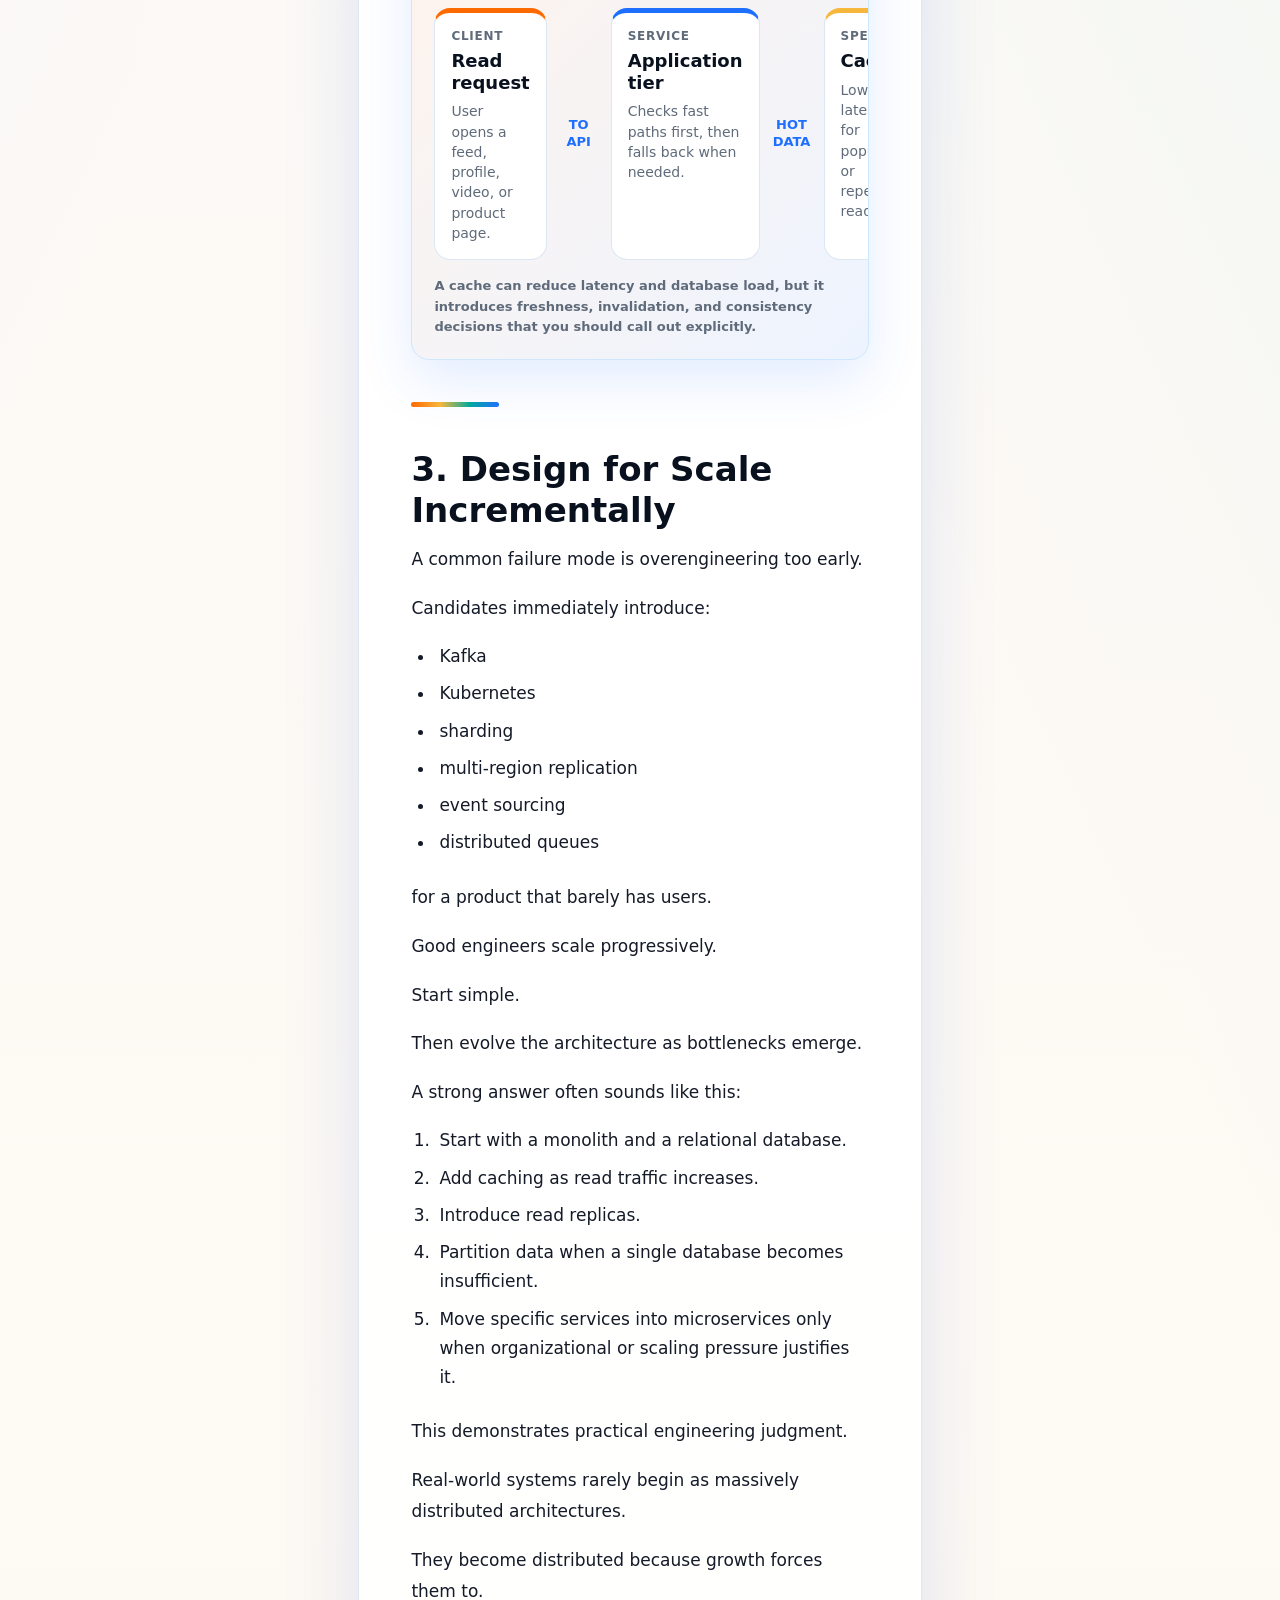
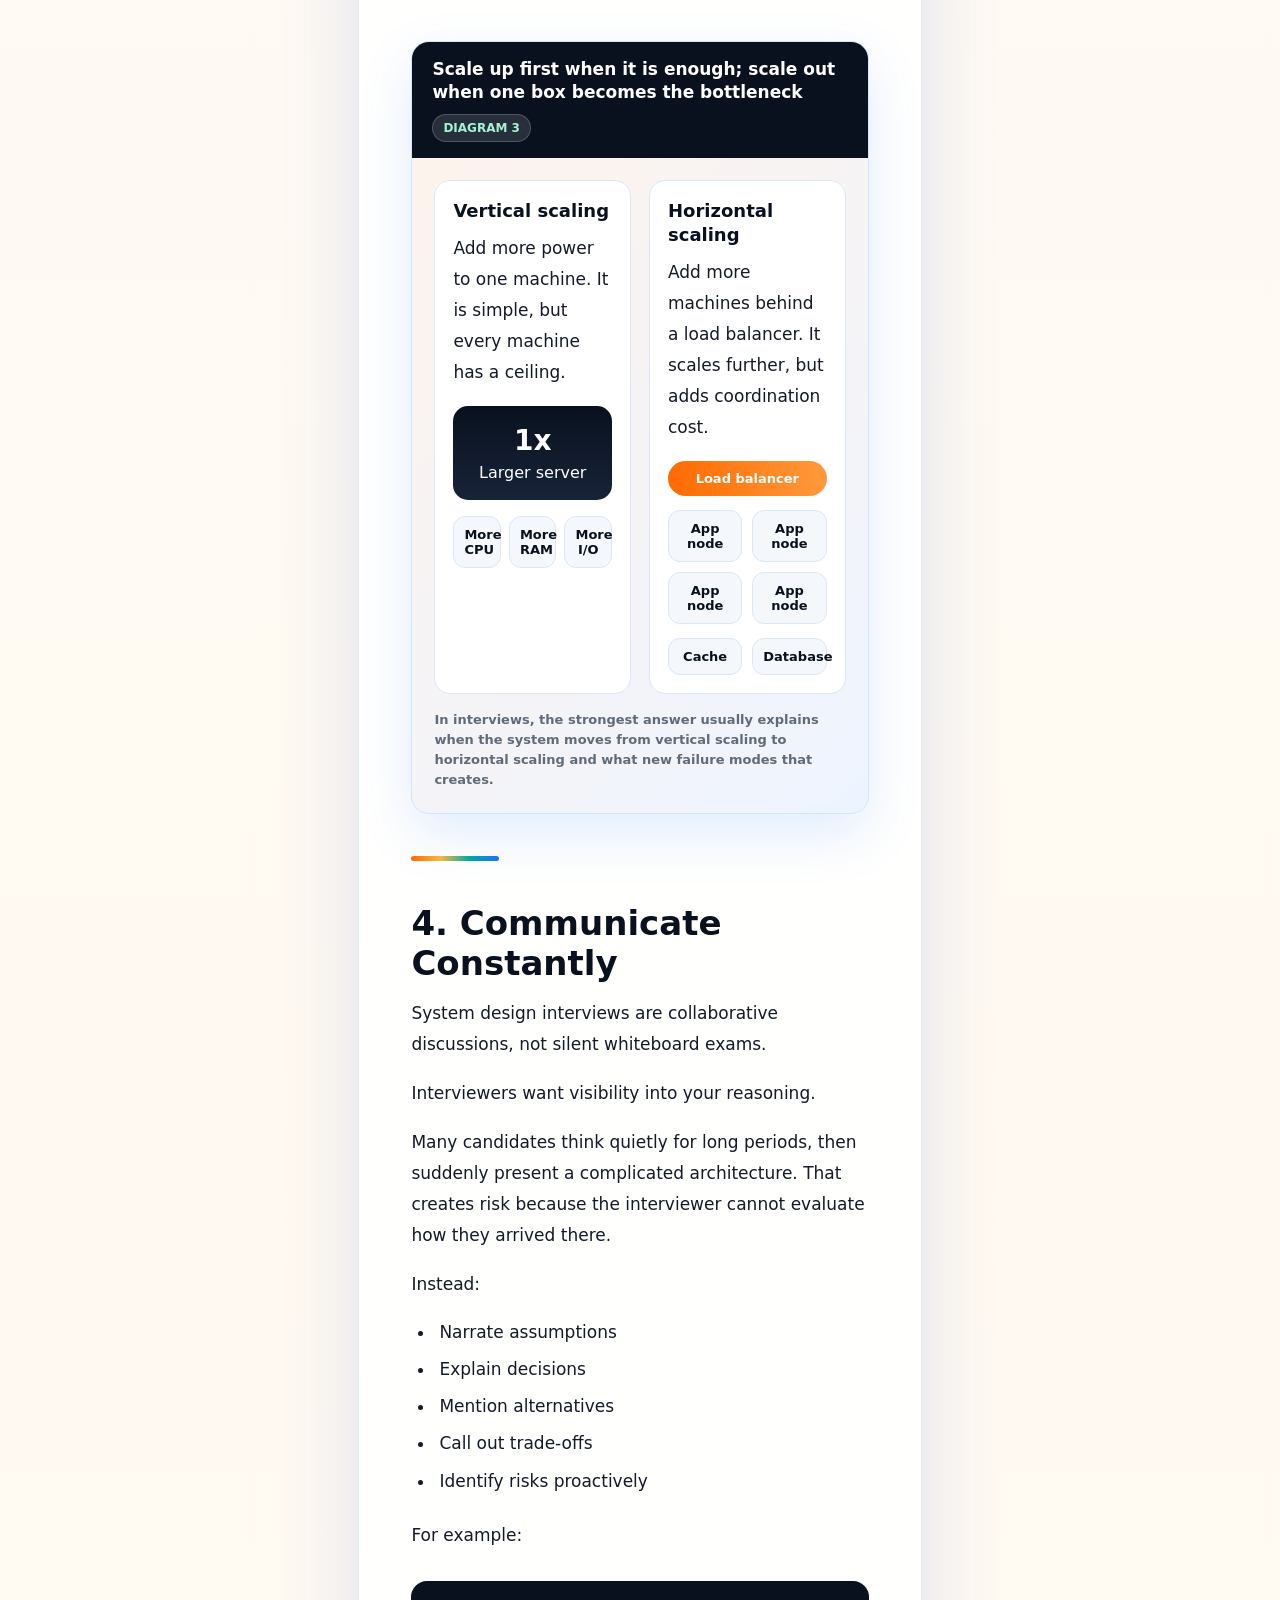
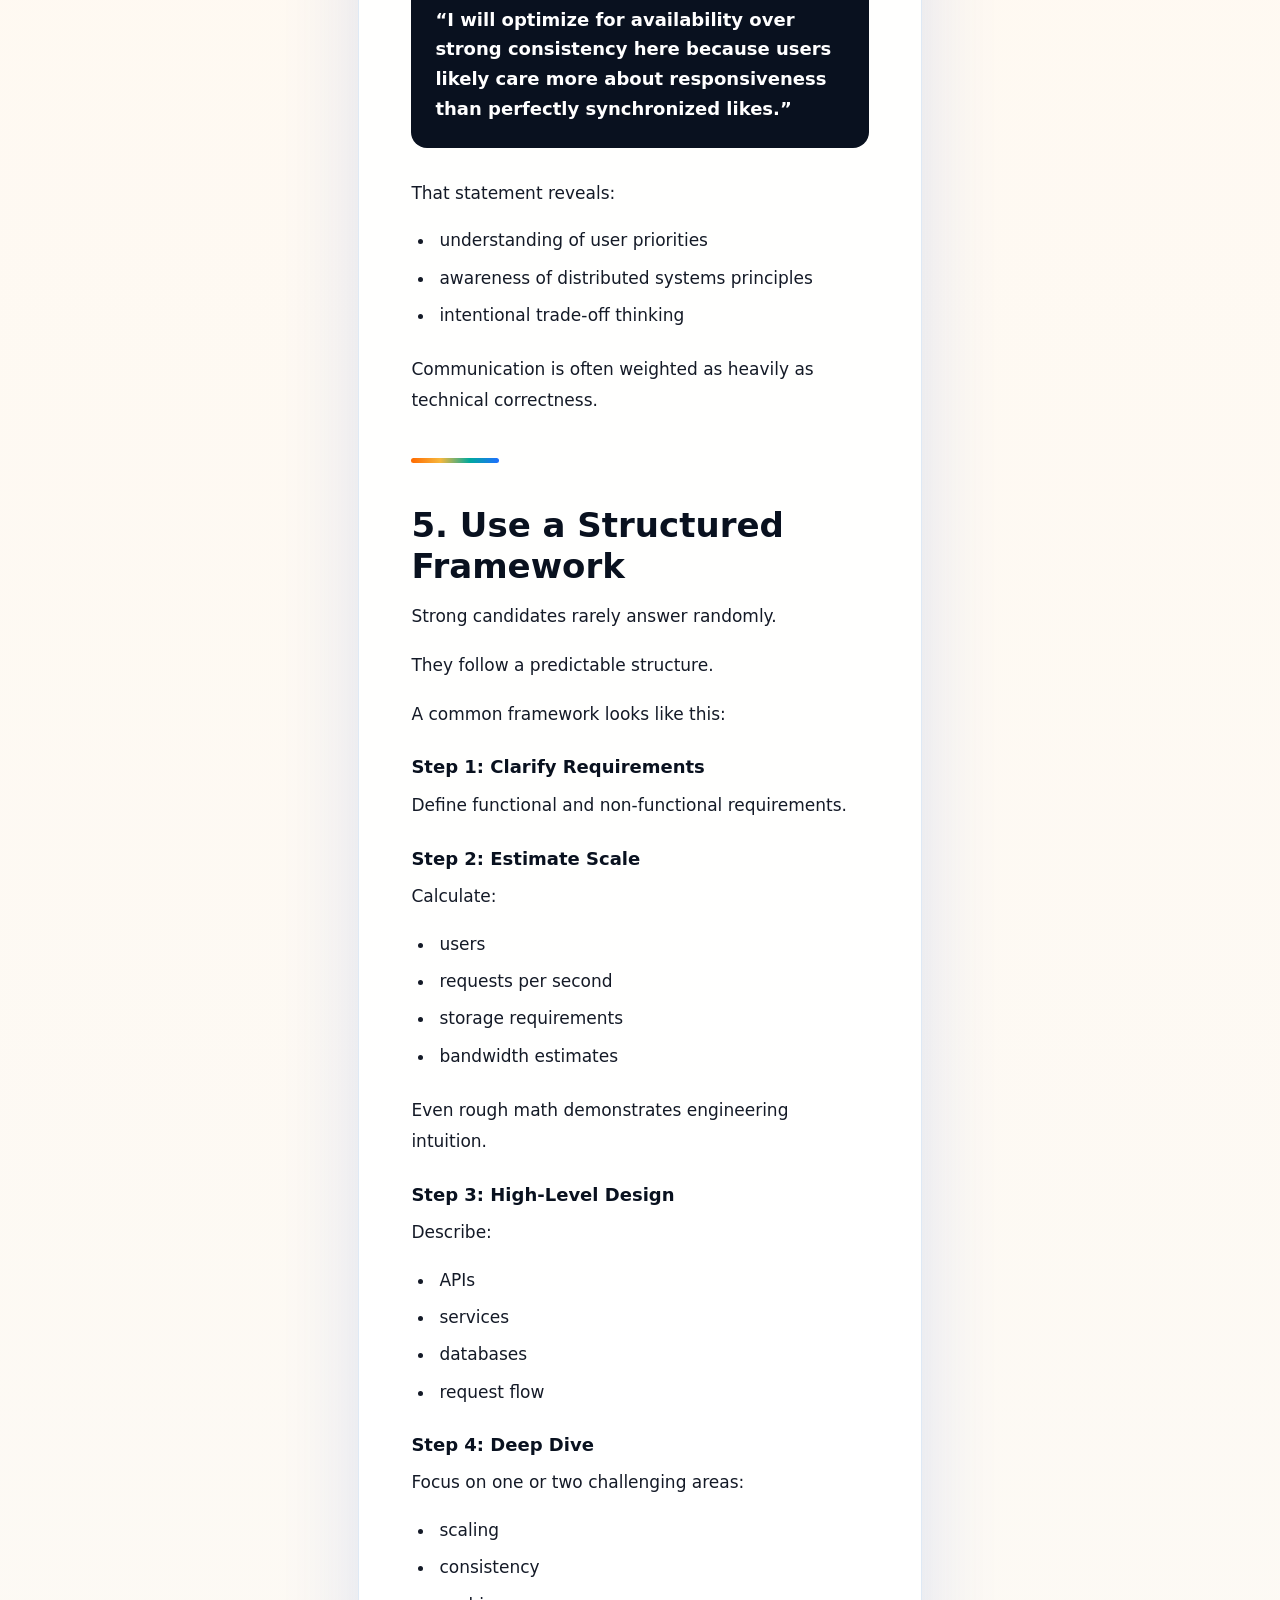
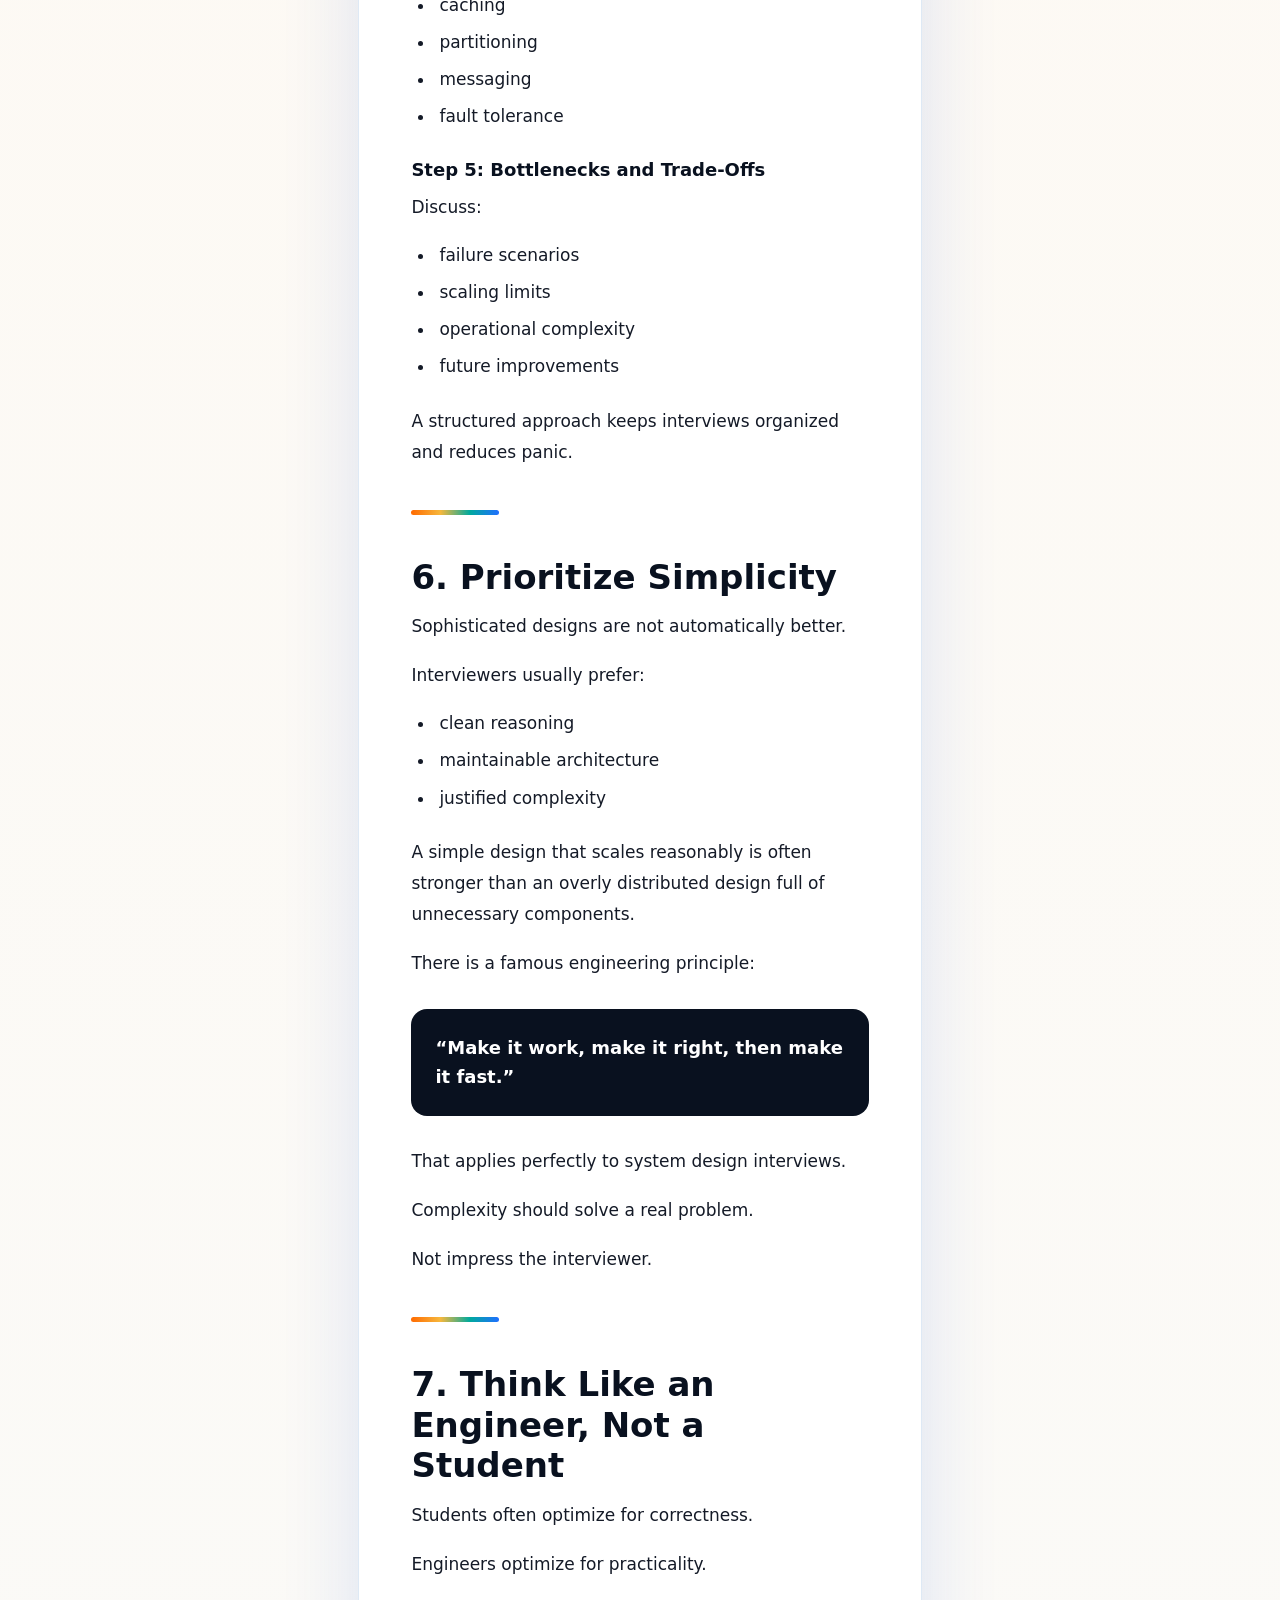
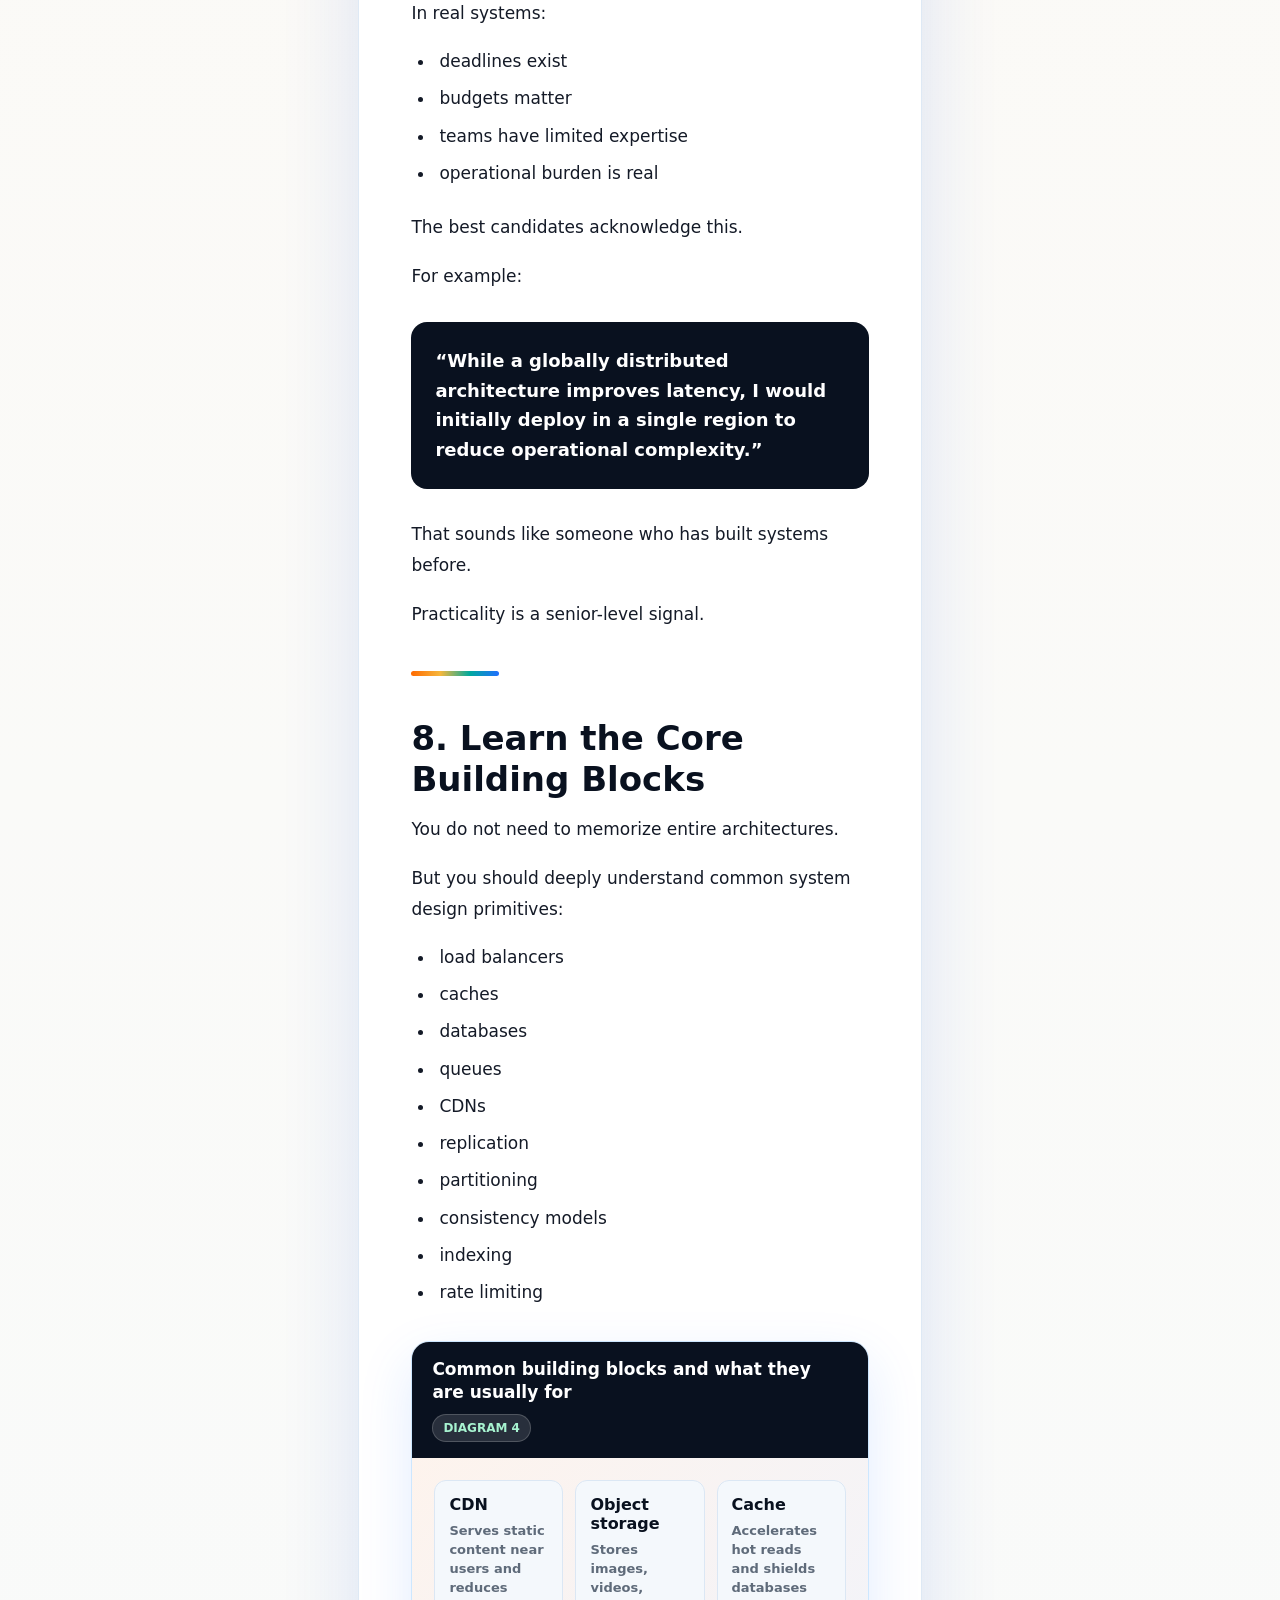
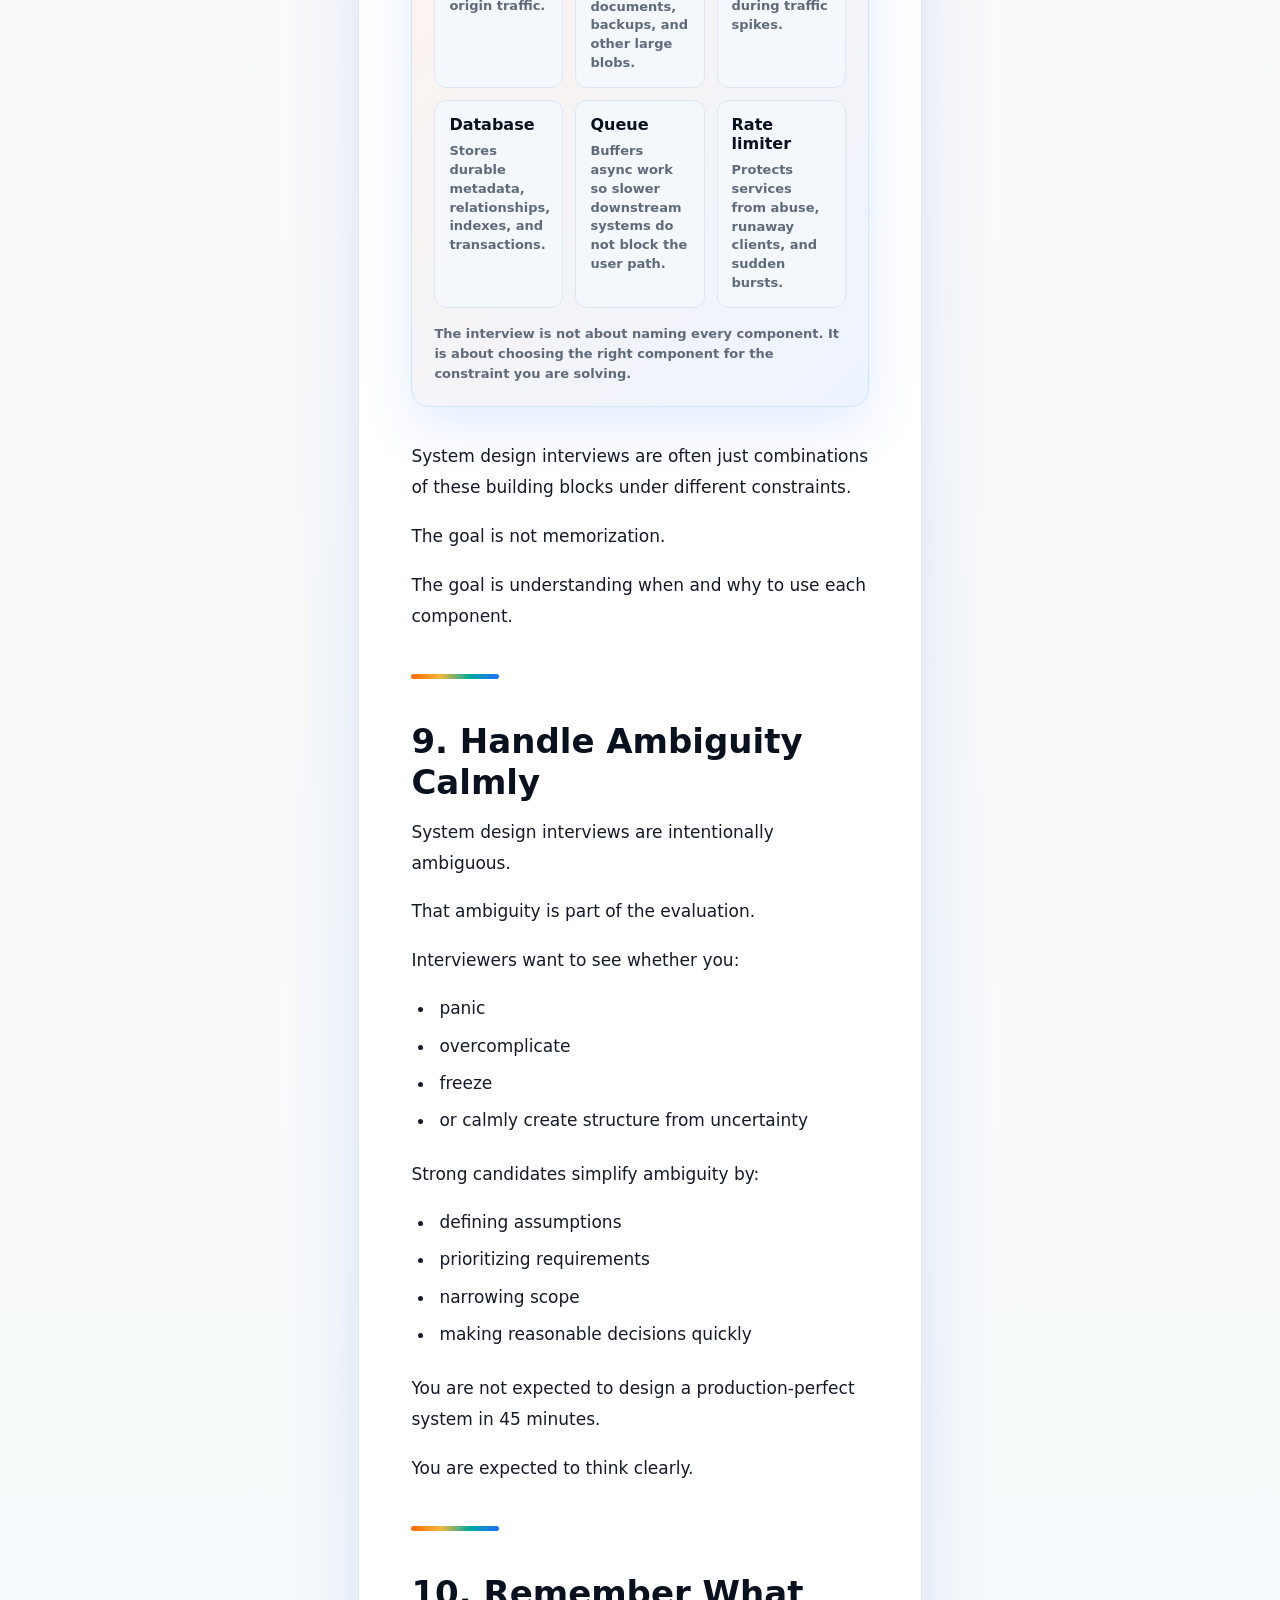
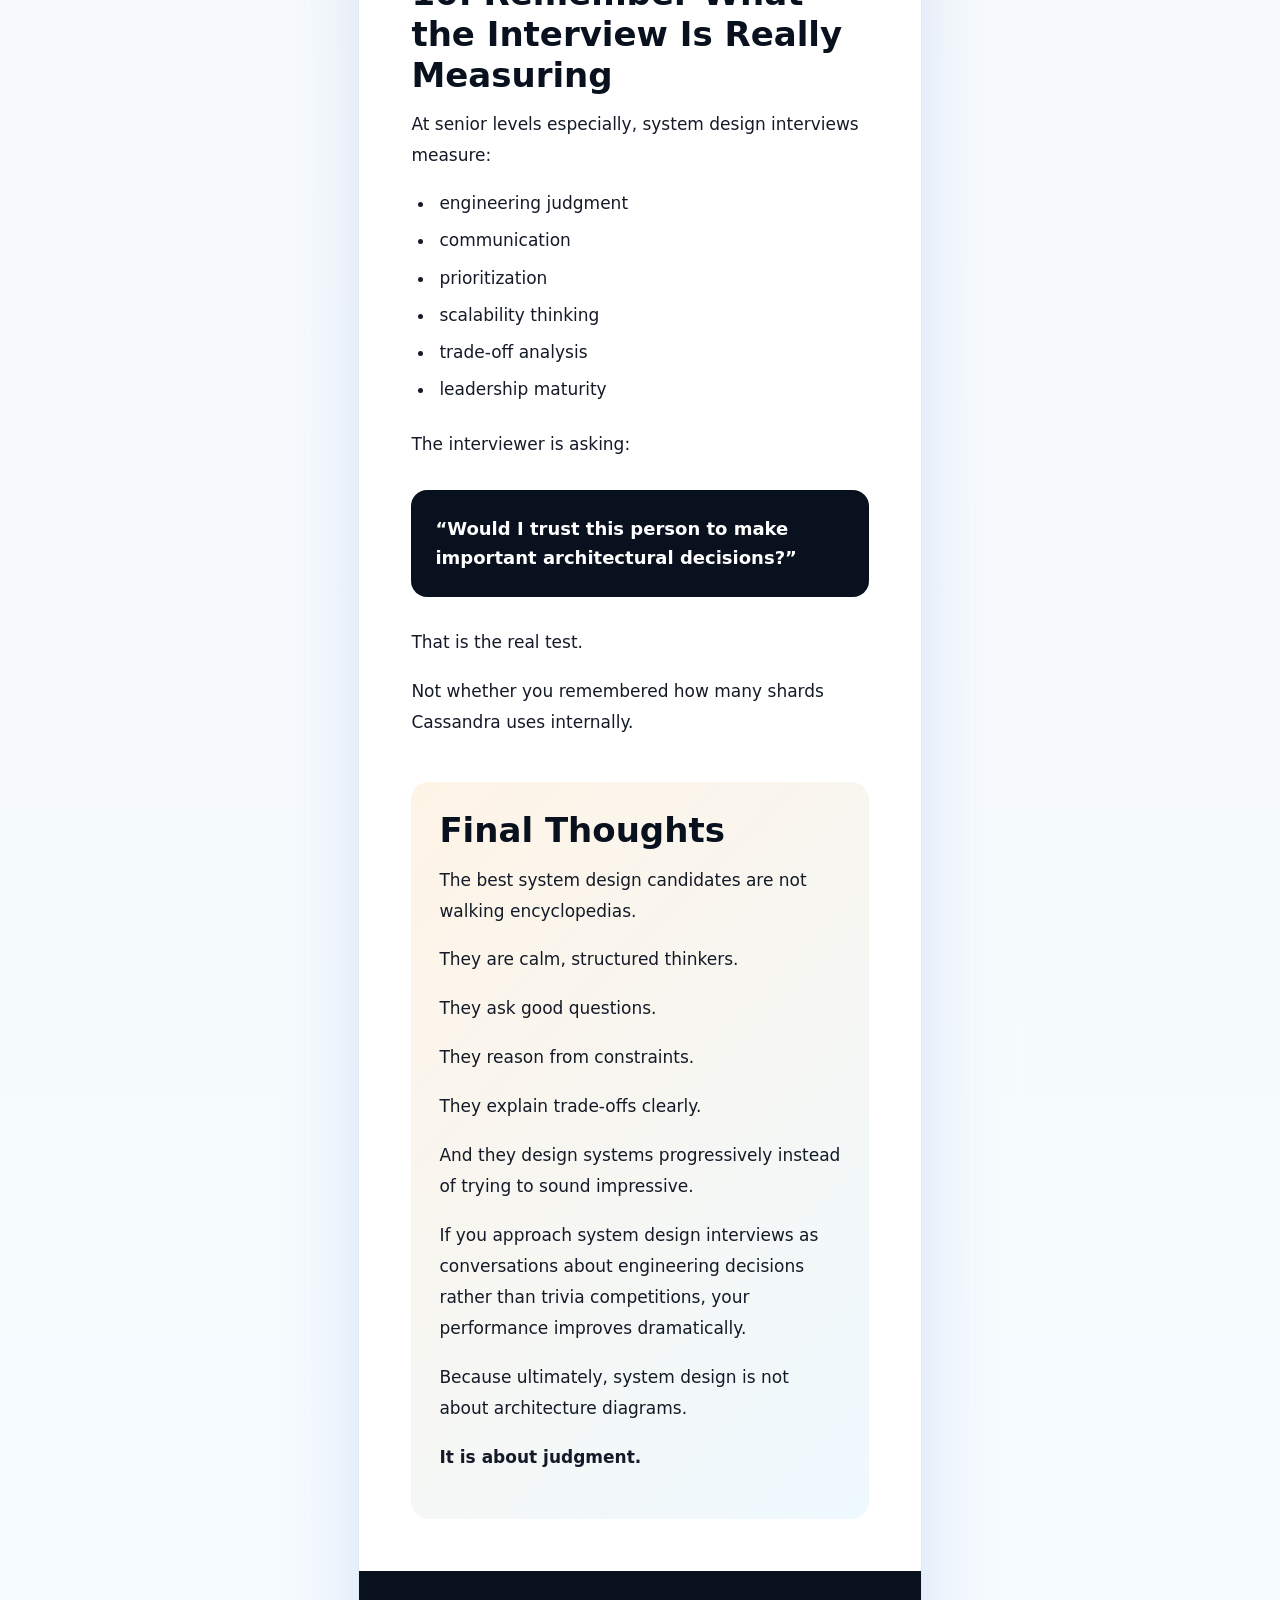
<file: blogs/how-to-think-in-system-design-interviews.html>
<!DOCTYPE html>
<html lang="en">
<head>
  <meta charset="UTF-8" />
  <title>How to Think in System Design Interviews | Jay Tiwari</title>
  <meta name="viewport" content="width=device-width, initial-scale=1" />
  <meta name="description" content="System design interviews are not memory tests. Jay Tiwari explains how to reason from constraints, communicate trade-offs, and show engineering judgment." />
  <link rel="stylesheet" href="./blog-template.css" />
  <style>
    :root {
      --accent: #ff6a00;
      --blue: #1f6fff;
      --teal: #00a99d;
      --gold: #f6b73c;
      --ink: #09111f;
      --text: #141a27;
      --muted: #5f6b7a;
      --border: #dbe7f4;
      --card: #ffffff;
    }

    * {
      box-sizing: border-box;
      margin: 0;
      padding: 0;
    }

    body {
      background:
        linear-gradient(115deg, rgba(31, 111, 255, 0.08), transparent 28%),
        linear-gradient(245deg, rgba(0, 169, 157, 0.12), transparent 32%),
        linear-gradient(180deg, #f7fbff 0%, #fff9f1 46%, #f5fbff 100%);
      color: var(--text);
      font-family: system-ui, -apple-system, BlinkMacSystemFont, "Segoe UI", sans-serif;
      min-height: 100vh;
    }

    a {
      color: inherit;
    }

    .hero {
      background:
        radial-gradient(circle at 78% 38%, rgba(31, 111, 255, 0.18), transparent 22%),
        linear-gradient(90deg, rgba(9, 17, 31, 0.98), rgba(9, 17, 31, 0.88)),
        url("../jay-tiwari-profile.jpeg");
      background-position: center, center, 82% 42%;
      background-size: cover;
      color: #fff;
      padding: 36px 6% 46px;
      position: relative;
    }

    .hero::after {
      background-image:
        linear-gradient(135deg, rgba(255, 255, 255, 0.08) 25%, transparent 25%),
        linear-gradient(225deg, rgba(255, 255, 255, 0.06) 25%, transparent 25%);
      background-size: 42px 42px;
      content: "";
      inset: 0;
      opacity: 0.45;
      pointer-events: none;
      position: absolute;
    }

    .hero-inner {
      max-width: 960px;
      position: relative;
      z-index: 1;
    }

    .back-link {
      align-items: center;
      background: rgba(255, 255, 255, 0.12);
      border: 1px solid rgba(255, 255, 255, 0.22);
      border-radius: 999px;
      color: #f8fbff;
      display: inline-flex;
      font-size: 14px;
      font-weight: 800;
      margin-bottom: 34px;
      padding: 10px 14px;
      text-decoration: none;
    }

    .eyebrow {
      color: #a7f3d0;
      font-size: 13px;
      font-weight: 900;
      letter-spacing: 0.08em;
      margin-bottom: 14px;
      text-transform: uppercase;
    }

    h1 {
      color: #fff;
      font-size: clamp(42px, 7vw, 78px);
      font-weight: 900;
      letter-spacing: 0;
      line-height: 0.98;
      margin-bottom: 18px;
      max-width: 900px;
      text-shadow: 0 22px 46px rgba(0, 0, 0, 0.34);
    }

    .dek {
      color: #d7e7f7;
      font-size: 19px;
      line-height: 1.65;
      max-width: 760px;
    }

    .meta-row {
      display: flex;
      flex-wrap: wrap;
      gap: 10px;
      margin-top: 24px;
    }

    .meta-pill {
      background: rgba(255, 255, 255, 0.12);
      border: 1px solid rgba(255, 255, 255, 0.24);
      border-radius: 999px;
      color: #f8fbff;
      font-size: 13px;
      font-weight: 800;
      padding: 8px 12px;
    }

    main {
      padding: 42px 6% 80px;
    }

    .article-shell {
      background: rgba(255, 255, 255, 0.92);
      border: 1px solid rgba(219, 231, 244, 0.9);
      border-radius: 22px;
      box-shadow: 0 24px 80px rgba(29, 78, 216, 0.14);
      margin: 0 auto;
      max-width: 960px;
      overflow: hidden;
    }

    .article-content {
      padding: clamp(24px, 5vw, 52px);
    }

    .intro {
      border-left: 5px solid var(--accent);
      color: #2b3444;
      font-size: 18px;
      font-weight: 700;
      line-height: 1.75;
      margin-bottom: 34px;
      padding-left: 18px;
    }

    h2 {
      color: var(--ink);
      font-size: clamp(24px, 3vw, 34px);
      letter-spacing: 0;
      line-height: 1.2;
      margin: 42px 0 14px;
    }

    h3 {
      color: var(--ink);
      font-size: 18px;
      letter-spacing: 0;
      line-height: 1.35;
      margin: 26px 0 10px;
    }

    p {
      color: var(--text);
      font-size: 17px;
      line-height: 1.82;
      margin: 0 0 18px;
    }

    ul,
    ol {
      margin: 0 0 24px 24px;
    }

    li {
      color: var(--text);
      font-size: 17px;
      line-height: 1.72;
      margin-bottom: 8px;
      padding-left: 4px;
    }

    .callout {
      background:
        linear-gradient(90deg, rgba(31, 111, 255, 0.08), rgba(0, 169, 157, 0.08)),
        #fff;
      border: 1px solid #cde7ff;
      border-radius: 16px;
      box-shadow: 0 18px 46px rgba(31, 111, 255, 0.12);
      margin: 30px 0;
      padding: 22px;
    }

    .callout p {
      font-weight: 800;
      margin: 0;
    }

    .system-visual {
      background:
        linear-gradient(135deg, rgba(255, 106, 0, 0.08), rgba(31, 111, 255, 0.08)),
        #ffffff;
      border: 1px solid #cde7ff;
      border-radius: 18px;
      box-shadow: 0 20px 54px rgba(31, 111, 255, 0.13);
      margin: 34px 0;
      overflow: hidden;
    }

    .visual-header {
      align-items: center;
      background: #09111f;
      color: #ffffff;
      display: flex;
      flex-wrap: wrap;
      gap: 10px;
      justify-content: space-between;
      padding: 16px 20px;
    }

    .visual-header span {
      background: rgba(255, 255, 255, 0.13);
      border: 1px solid rgba(255, 255, 255, 0.18);
      border-radius: 999px;
      color: #a7f3d0;
      font-size: 12px;
      font-weight: 900;
      padding: 6px 10px;
      text-transform: uppercase;
    }

    .visual-header strong {
      font-size: 17px;
      line-height: 1.35;
    }

    .visual-body {
      padding: 22px;
    }

    .flow-diagram,
    .cache-flow {
      align-items: stretch;
      display: grid;
      gap: 12px;
      grid-template-columns: 1fr 52px 1fr 52px 1fr;
    }

    .cache-flow {
      grid-template-columns: 1fr 40px 1fr 40px 1fr 40px 1fr;
    }

    .node {
      background: #ffffff;
      border: 1px solid #dbe7f4;
      border-top: 5px solid var(--blue);
      border-radius: 16px;
      min-height: 112px;
      padding: 16px;
    }

    .node.teal {
      border-top-color: var(--teal);
    }

    .node.orange {
      border-top-color: var(--accent);
    }

    .node.gold {
      border-top-color: var(--gold);
    }

    .node small {
      color: var(--muted);
      display: block;
      font-size: 12px;
      font-weight: 900;
      letter-spacing: 0.06em;
      margin-bottom: 7px;
      text-transform: uppercase;
    }

    .node strong {
      color: var(--ink);
      display: block;
      font-size: 18px;
      line-height: 1.2;
      margin-bottom: 8px;
    }

    .node span {
      color: var(--muted);
      display: block;
      font-size: 14px;
      line-height: 1.45;
    }

    .arrow {
      align-items: center;
      color: var(--blue);
      display: flex;
      font-size: 13px;
      font-weight: 900;
      justify-content: center;
      line-height: 1.3;
      text-align: center;
      text-transform: uppercase;
    }

    .scale-columns {
      display: grid;
      gap: 18px;
      grid-template-columns: repeat(2, minmax(0, 1fr));
    }

    .scale-column {
      background: #ffffff;
      border: 1px solid #dbe7f4;
      border-radius: 16px;
      padding: 18px;
    }

    .scale-column h3 {
      margin-top: 0;
    }

    .server-tower {
      background: linear-gradient(180deg, #09111f, #172338);
      border-radius: 15px;
      color: #ffffff;
      margin: 14px auto 16px;
      max-width: 190px;
      padding: 18px;
      text-align: center;
    }

    .server-tower strong {
      display: block;
      font-size: 28px;
      margin-bottom: 6px;
    }

    .resource-list {
      display: grid;
      gap: 8px;
      grid-template-columns: repeat(3, minmax(0, 1fr));
      margin-top: 14px;
    }

    .resource-list span,
    .cluster-node,
    .data-node {
      background: #f4f8fc;
      border: 1px solid #dbe7f4;
      border-radius: 12px;
      color: var(--ink);
      font-size: 13px;
      font-weight: 800;
      padding: 10px;
      text-align: center;
    }

    .load-balancer {
      background: linear-gradient(90deg, var(--accent), #ff9a3c);
      border-radius: 999px;
      color: #ffffff;
      font-size: 13px;
      font-weight: 900;
      margin-bottom: 14px;
      padding: 10px;
      text-align: center;
    }

    .cluster-grid {
      display: grid;
      gap: 10px;
      grid-template-columns: repeat(2, minmax(0, 1fr));
      margin-bottom: 14px;
    }

    .shared-state {
      align-items: center;
      display: grid;
      gap: 10px;
      grid-template-columns: repeat(2, minmax(0, 1fr));
    }

    .data-grid {
      display: grid;
      gap: 12px;
      grid-template-columns: repeat(3, minmax(0, 1fr));
    }

    .data-node {
      min-height: 120px;
      padding: 14px;
      text-align: left;
    }

    .data-node strong {
      display: block;
      font-size: 16px;
      margin-bottom: 8px;
    }

    .data-node span {
      color: var(--muted);
      display: block;
      font-size: 13px;
      line-height: 1.45;
    }

    figcaption {
      color: var(--muted);
      font-size: 13px;
      font-weight: 700;
      line-height: 1.55;
      margin-top: 16px;
    }

    .quote {
      background: #09111f;
      border-radius: 16px;
      color: #fff;
      font-size: 18px;
      font-weight: 800;
      line-height: 1.65;
      margin: 30px 0;
      padding: 24px;
    }

    .quote span {
      color: #a7f3d0;
      display: block;
      font-size: 14px;
      margin-top: 10px;
    }

    .section-rule {
      background: linear-gradient(90deg, var(--accent), var(--gold), var(--teal), var(--blue));
      border-radius: 999px;
      height: 5px;
      margin: 42px 0 6px;
      width: 88px;
    }

    .final-thoughts {
      background: linear-gradient(135deg, #fff4e6, #eef9ff);
      border-radius: 18px;
      margin-top: 44px;
      padding: 28px;
    }

    .final-thoughts h2 {
      margin-top: 0;
    }

    .cta {
      align-items: center;
      background: #09111f;
      display: flex;
      flex-wrap: wrap;
      gap: 18px;
      justify-content: space-between;
      padding: 28px clamp(24px, 5vw, 52px);
    }

    .cta p {
      color: #d7e7f7;
      margin: 0;
      max-width: 560px;
    }

    .cta strong {
      color: #fff;
      display: block;
      font-size: 20px;
      margin-bottom: 4px;
    }

    .cta a {
      background: linear-gradient(90deg, var(--accent), #ff9a3c);
      border-radius: 999px;
      color: #fff;
      display: inline-flex;
      font-size: 15px;
      font-weight: 900;
      min-height: 46px;
      padding: 0 18px;
      text-decoration: none;
      align-items: center;
    }

    footer {
      color: var(--muted);
      font-size: 13px;
      padding: 28px 6% 44px;
      text-align: center;
    }

    @media (max-width: 700px) {
      .hero {
        padding: 24px 20px 34px;
      }

      .back-link {
        margin-bottom: 28px;
      }

      .dek,
      p,
      li {
        font-size: 16px;
      }

      main {
        padding: 28px 20px 56px;
      }

      .article-shell {
        border-radius: 18px;
      }

      .visual-header {
        align-items: flex-start;
        flex-direction: column;
      }

      .visual-body {
        padding: 16px;
      }

      .flow-diagram,
      .cache-flow,
      .scale-columns,
      .data-grid {
        grid-template-columns: 1fr;
      }

      .arrow {
        min-height: 28px;
        transform: rotate(90deg);
      }

      .node {
        min-height: auto;
      }

      .cta,
      .cta a {
        width: 100%;
      }

      .cta a {
        justify-content: center;
      }
    }
  </style>
</head>
<body>
  <div class="progress" aria-hidden="true"><div id="progressBar"></div></div>
  <div class="shell">
    <aside class="side left">
      <div class="side-card">
        <div class="side-title">In This Article</div>
        <ul class="nav-list" id="leftNav"></ul>
      </div>
    </aside>

    <div class="main-col">
      <header class="hero">
        <div class="hero-inner">
          <a class="back-link" href="../index.html#blogs">Back to blogs</a>
          <p class="eyebrow">System Design Interviews</p>
          <h1>How to Think in System Design Interviews</h1>
          <p class="dek">
            Most candidates prepare for system design interviews by memorizing architectures.
            The strongest candidates learn how to reason from constraints.
          </p>
          <div class="meta-row">
            <span class="meta-pill">By Jay Tiwari</span>
            <span class="meta-pill">System design</span>
            <span class="meta-pill">8 min read</span>
          </div>
        </div>
      </header>

      <main>
        <article class="article-shell">
          <div class="article-content" id="articleRoot">
        <p class="intro">
          Most candidates prepare for system design interviews the wrong way. They memorize architectures.
          They study how Twitter works, how Uber scales, or how Netflix streams video. They collect diagrams,
          learn buzzwords, and hope the interviewer asks something familiar.
        </p>

        <p>But system design interviews are not testing memory.</p>
        <p>They are testing how you think.</p>
        <p>
          The strongest candidates are not the ones who know the most distributed systems terminology. They
          are the ones who can navigate ambiguity, make reasonable trade-offs, and communicate decisions
          clearly under pressure.
        </p>
        <p>
          A system design interview is less about building the perfect architecture and more about
          demonstrating engineering judgment.
        </p>

        <div class="callout">
          <p>Here is how to think about it properly.</p>
        </div>

        <div class="section-rule"></div>
        <h2>1. Start by Understanding the Problem Deeply</h2>
        <p>The biggest mistake candidates make is jumping into architecture too early.</p>
        <p>The interviewer says: “Design Instagram.”</p>
        <p>And the candidate immediately starts talking about CDNs, object storage, and microservices.</p>
        <p>That is a trap.</p>
        <p>Great system designers begin with questions.</p>
        <p>Before designing anything, clarify:</p>
        <ul>
          <li>Who are the users?</li>
          <li>What scale are we targeting?</li>
          <li>What are the core use cases?</li>
          <li>What matters most: latency, consistency, availability, or cost?</li>
          <li>Are we optimizing for reads or writes?</li>
          <li>What are the business constraints?</li>
        </ul>
        <p>System design is fundamentally about constraints.</p>
        <p>Without constraints, there is no design.</p>
        <p>For example:</p>
        <ul>
          <li>Designing a chat app for 10,000 users is very different from designing WhatsApp.</li>
          <li>Designing an internal dashboard is different from designing a global social network.</li>
          <li>Designing for low latency differs from designing for strong consistency.</li>
        </ul>
        <p>
          Strong candidates spend the first few minutes framing the problem instead of solving the wrong one
          quickly.
        </p>

        <figure class="system-visual" aria-label="Client-server architecture request path diagram">
          <div class="visual-header">
            <strong>Client-server architecture: start with the request path</strong>
            <span>Diagram 1</span>
          </div>
          <div class="visual-body">
            <div class="flow-diagram">
              <div class="node orange">
                <small>Users</small>
                <strong>Client apps</strong>
                <span>Web, mobile, or device clients sending requests.</span>
              </div>
              <div class="arrow">Request</div>
              <div class="node">
                <small>Compute</small>
                <strong>Service API</strong>
                <span>Authentication, validation, business logic, and routing.</span>
              </div>
              <div class="arrow">Read / write</div>
              <div class="node teal">
                <small>State</small>
                <strong>Database</strong>
                <span>The source of truth for durable application data.</span>
              </div>
            </div>
            <figcaption>
              Before adding advanced components, explain the simplest path clearly: who calls the system,
              what service handles the request, and where durable state lives.
            </figcaption>
          </div>
        </figure>

        <div class="section-rule"></div>
        <h2>2. Think in Trade-Offs, Not Absolutes</h2>
        <p>There is no perfect system design.</p>
        <p>Every architectural decision sacrifices something.</p>
        <p>This is the core mindset interviewers are looking for.</p>
        <p>For example:</p>
        <ul>
          <li>SQL databases provide strong consistency but can become harder to scale horizontally.</li>
          <li>NoSQL systems scale well but may sacrifice transactional guarantees.</li>
          <li>Caching improves performance but introduces cache invalidation complexity.</li>
          <li>Microservices improve modularity but increase operational overhead.</li>
        </ul>
        <p>Junior engineers often search for “the correct answer.”</p>
        <p>Senior engineers discuss trade-offs.</p>
        <p>Instead of saying: “We should use Cassandra.”</p>
        <p>Say:</p>
        <div class="quote">
          “We could use Cassandra because it scales writes horizontally well, though we would sacrifice some
          consistency guarantees compared to PostgreSQL.”
          <span>That single sentence demonstrates maturity.</span>
        </div>
        <p>System design interviews reward nuanced thinking far more than certainty.</p>

        <figure class="system-visual" aria-label="Caching, database, and object storage read path diagram">
          <div class="visual-header">
            <strong>Caching is a trade-off, not free performance</strong>
            <span>Diagram 2</span>
          </div>
          <div class="visual-body">
            <div class="cache-flow">
              <div class="node orange">
                <small>Client</small>
                <strong>Read request</strong>
                <span>User opens a feed, profile, video, or product page.</span>
              </div>
              <div class="arrow">To API</div>
              <div class="node">
                <small>Service</small>
                <strong>Application tier</strong>
                <span>Checks fast paths first, then falls back when needed.</span>
              </div>
              <div class="arrow">Hot data</div>
              <div class="node gold">
                <small>Speed</small>
                <strong>Cache</strong>
                <span>Low latency for popular or repeated reads.</span>
              </div>
              <div class="arrow">Miss</div>
              <div class="node teal">
                <small>Durability</small>
                <strong>Database + object storage</strong>
                <span>Metadata in databases; large blobs in object storage.</span>
              </div>
            </div>
            <figcaption>
              A cache can reduce latency and database load, but it introduces freshness, invalidation, and
              consistency decisions that you should call out explicitly.
            </figcaption>
          </div>
        </figure>

        <div class="section-rule"></div>
        <h2>3. Design for Scale Incrementally</h2>
        <p>A common failure mode is overengineering too early.</p>
        <p>Candidates immediately introduce:</p>
        <ul>
          <li>Kafka</li>
          <li>Kubernetes</li>
          <li>sharding</li>
          <li>multi-region replication</li>
          <li>event sourcing</li>
          <li>distributed queues</li>
        </ul>
        <p>for a product that barely has users.</p>
        <p>Good engineers scale progressively.</p>
        <p>Start simple.</p>
        <p>Then evolve the architecture as bottlenecks emerge.</p>
        <p>A strong answer often sounds like this:</p>
        <ol>
          <li>Start with a monolith and a relational database.</li>
          <li>Add caching as read traffic increases.</li>
          <li>Introduce read replicas.</li>
          <li>Partition data when a single database becomes insufficient.</li>
          <li>Move specific services into microservices only when organizational or scaling pressure justifies it.</li>
        </ol>
        <p>This demonstrates practical engineering judgment.</p>
        <p>Real-world systems rarely begin as massively distributed architectures.</p>
        <p>They become distributed because growth forces them to.</p>

        <figure class="system-visual" aria-label="Vertical scaling versus horizontal scaling diagram">
          <div class="visual-header">
            <strong>Scale up first when it is enough; scale out when one box becomes the bottleneck</strong>
            <span>Diagram 3</span>
          </div>
          <div class="visual-body">
            <div class="scale-columns">
              <div class="scale-column">
                <h3>Vertical scaling</h3>
                <p>Add more power to one machine. It is simple, but every machine has a ceiling.</p>
                <div class="server-tower">
                  <strong>1x</strong>
                  Larger server
                </div>
                <div class="resource-list" aria-label="Vertical scaling resources">
                  <span>More CPU</span>
                  <span>More RAM</span>
                  <span>More I/O</span>
                </div>
              </div>
              <div class="scale-column">
                <h3>Horizontal scaling</h3>
                <p>Add more machines behind a load balancer. It scales further, but adds coordination cost.</p>
                <div class="load-balancer">Load balancer</div>
                <div class="cluster-grid" aria-label="Horizontally scaled service nodes">
                  <div class="cluster-node">App node</div>
                  <div class="cluster-node">App node</div>
                  <div class="cluster-node">App node</div>
                  <div class="cluster-node">App node</div>
                </div>
                <div class="shared-state">
                  <div class="cluster-node">Cache</div>
                  <div class="cluster-node">Database</div>
                </div>
              </div>
            </div>
            <figcaption>
              In interviews, the strongest answer usually explains when the system moves from vertical
              scaling to horizontal scaling and what new failure modes that creates.
            </figcaption>
          </div>
        </figure>

        <div class="section-rule"></div>
        <h2>4. Communicate Constantly</h2>
        <p>System design interviews are collaborative discussions, not silent whiteboard exams.</p>
        <p>Interviewers want visibility into your reasoning.</p>
        <p>
          Many candidates think quietly for long periods, then suddenly present a complicated architecture.
          That creates risk because the interviewer cannot evaluate how they arrived there.
        </p>
        <p>Instead:</p>
        <ul>
          <li>Narrate assumptions</li>
          <li>Explain decisions</li>
          <li>Mention alternatives</li>
          <li>Call out trade-offs</li>
          <li>Identify risks proactively</li>
        </ul>
        <p>For example:</p>
        <div class="quote">
          “I will optimize for availability over strong consistency here because users likely care more about
          responsiveness than perfectly synchronized likes.”
        </div>
        <p>That statement reveals:</p>
        <ul>
          <li>understanding of user priorities</li>
          <li>awareness of distributed systems principles</li>
          <li>intentional trade-off thinking</li>
        </ul>
        <p>Communication is often weighted as heavily as technical correctness.</p>

        <div class="section-rule"></div>
        <h2>5. Use a Structured Framework</h2>
        <p>Strong candidates rarely answer randomly.</p>
        <p>They follow a predictable structure.</p>
        <p>A common framework looks like this:</p>
        <h3>Step 1: Clarify Requirements</h3>
        <p>Define functional and non-functional requirements.</p>
        <h3>Step 2: Estimate Scale</h3>
        <p>Calculate:</p>
        <ul>
          <li>users</li>
          <li>requests per second</li>
          <li>storage requirements</li>
          <li>bandwidth estimates</li>
        </ul>
        <p>Even rough math demonstrates engineering intuition.</p>
        <h3>Step 3: High-Level Design</h3>
        <p>Describe:</p>
        <ul>
          <li>APIs</li>
          <li>services</li>
          <li>databases</li>
          <li>request flow</li>
        </ul>
        <h3>Step 4: Deep Dive</h3>
        <p>Focus on one or two challenging areas:</p>
        <ul>
          <li>scaling</li>
          <li>consistency</li>
          <li>caching</li>
          <li>partitioning</li>
          <li>messaging</li>
          <li>fault tolerance</li>
        </ul>
        <h3>Step 5: Bottlenecks and Trade-Offs</h3>
        <p>Discuss:</p>
        <ul>
          <li>failure scenarios</li>
          <li>scaling limits</li>
          <li>operational complexity</li>
          <li>future improvements</li>
        </ul>
        <p>A structured approach keeps interviews organized and reduces panic.</p>

        <div class="section-rule"></div>
        <h2>6. Prioritize Simplicity</h2>
        <p>Sophisticated designs are not automatically better.</p>
        <p>Interviewers usually prefer:</p>
        <ul>
          <li>clean reasoning</li>
          <li>maintainable architecture</li>
          <li>justified complexity</li>
        </ul>
        <p>
          A simple design that scales reasonably is often stronger than an overly distributed design full of
          unnecessary components.
        </p>
        <p>There is a famous engineering principle:</p>
        <div class="quote">“Make it work, make it right, then make it fast.”</div>
        <p>That applies perfectly to system design interviews.</p>
        <p>Complexity should solve a real problem.</p>
        <p>Not impress the interviewer.</p>

        <div class="section-rule"></div>
        <h2>7. Think Like an Engineer, Not a Student</h2>
        <p>Students often optimize for correctness.</p>
        <p>Engineers optimize for practicality.</p>
        <p>In real systems:</p>
        <ul>
          <li>deadlines exist</li>
          <li>budgets matter</li>
          <li>teams have limited expertise</li>
          <li>operational burden is real</li>
        </ul>
        <p>The best candidates acknowledge this.</p>
        <p>For example:</p>
        <div class="quote">
          “While a globally distributed architecture improves latency, I would initially deploy in a single
          region to reduce operational complexity.”
        </div>
        <p>That sounds like someone who has built systems before.</p>
        <p>Practicality is a senior-level signal.</p>

        <div class="section-rule"></div>
        <h2>8. Learn the Core Building Blocks</h2>
        <p>You do not need to memorize entire architectures.</p>
        <p>But you should deeply understand common system design primitives:</p>
        <ul>
          <li>load balancers</li>
          <li>caches</li>
          <li>databases</li>
          <li>queues</li>
          <li>CDNs</li>
          <li>replication</li>
          <li>partitioning</li>
          <li>consistency models</li>
          <li>indexing</li>
          <li>rate limiting</li>
        </ul>
        <figure class="system-visual" aria-label="System design building blocks diagram">
          <div class="visual-header">
            <strong>Common building blocks and what they are usually for</strong>
            <span>Diagram 4</span>
          </div>
          <div class="visual-body">
            <div class="data-grid">
              <div class="data-node">
                <strong>CDN</strong>
                <span>Serves static content near users and reduces origin traffic.</span>
              </div>
              <div class="data-node">
                <strong>Object storage</strong>
                <span>Stores images, videos, documents, backups, and other large blobs.</span>
              </div>
              <div class="data-node">
                <strong>Cache</strong>
                <span>Accelerates hot reads and shields databases during traffic spikes.</span>
              </div>
              <div class="data-node">
                <strong>Database</strong>
                <span>Stores durable metadata, relationships, indexes, and transactions.</span>
              </div>
              <div class="data-node">
                <strong>Queue</strong>
                <span>Buffers async work so slower downstream systems do not block the user path.</span>
              </div>
              <div class="data-node">
                <strong>Rate limiter</strong>
                <span>Protects services from abuse, runaway clients, and sudden bursts.</span>
              </div>
            </div>
            <figcaption>
              The interview is not about naming every component. It is about choosing the right component
              for the constraint you are solving.
            </figcaption>
          </div>
        </figure>
        <p>System design interviews are often just combinations of these building blocks under different constraints.</p>
        <p>The goal is not memorization.</p>
        <p>The goal is understanding when and why to use each component.</p>

        <div class="section-rule"></div>
        <h2>9. Handle Ambiguity Calmly</h2>
        <p>System design interviews are intentionally ambiguous.</p>
        <p>That ambiguity is part of the evaluation.</p>
        <p>Interviewers want to see whether you:</p>
        <ul>
          <li>panic</li>
          <li>overcomplicate</li>
          <li>freeze</li>
          <li>or calmly create structure from uncertainty</li>
        </ul>
        <p>Strong candidates simplify ambiguity by:</p>
        <ul>
          <li>defining assumptions</li>
          <li>prioritizing requirements</li>
          <li>narrowing scope</li>
          <li>making reasonable decisions quickly</li>
        </ul>
        <p>You are not expected to design a production-perfect system in 45 minutes.</p>
        <p>You are expected to think clearly.</p>

        <div class="section-rule"></div>
        <h2>10. Remember What the Interview Is Really Measuring</h2>
        <p>At senior levels especially, system design interviews measure:</p>
        <ul>
          <li>engineering judgment</li>
          <li>communication</li>
          <li>prioritization</li>
          <li>scalability thinking</li>
          <li>trade-off analysis</li>
          <li>leadership maturity</li>
        </ul>
        <p>The interviewer is asking:</p>
        <div class="quote">“Would I trust this person to make important architectural decisions?”</div>
        <p>That is the real test.</p>
        <p>Not whether you remembered how many shards Cassandra uses internally.</p>

        <div class="final-thoughts">
          <h2>Final Thoughts</h2>
          <p>The best system design candidates are not walking encyclopedias.</p>
          <p>They are calm, structured thinkers.</p>
          <p>They ask good questions.</p>
          <p>They reason from constraints.</p>
          <p>They explain trade-offs clearly.</p>
          <p>And they design systems progressively instead of trying to sound impressive.</p>
          <p>
            If you approach system design interviews as conversations about engineering decisions rather than
            trivia competitions, your performance improves dramatically.
          </p>
          <p>Because ultimately, system design is not about architecture diagrams.</p>
          <p><strong>It is about judgment.</strong></p>
        </div>
          </div>

          <div class="cta">
        <p>
          <strong>Want to practice this live?</strong>
          Book a 1:1 system design mock interview or mentoring session with Jay.
        </p>
        <a href="https://topmate.io/jay_tiwari" target="_blank" rel="noopener noreferrer">Book a session</a>
          </div>
        </article>
      </main>

      <footer>
        © <span id="year"></span> Jay Tiwari · System design, engineering leadership, and career growth
      </footer>
    </div>

    <!-- Right-side TOC intentionally omitted -->
  </div>

  <script>
    document.getElementById("year").textContent = new Date().getFullYear();
  </script>
  <script src="./blog-template.js"></script>
</body>
</html>
</file>
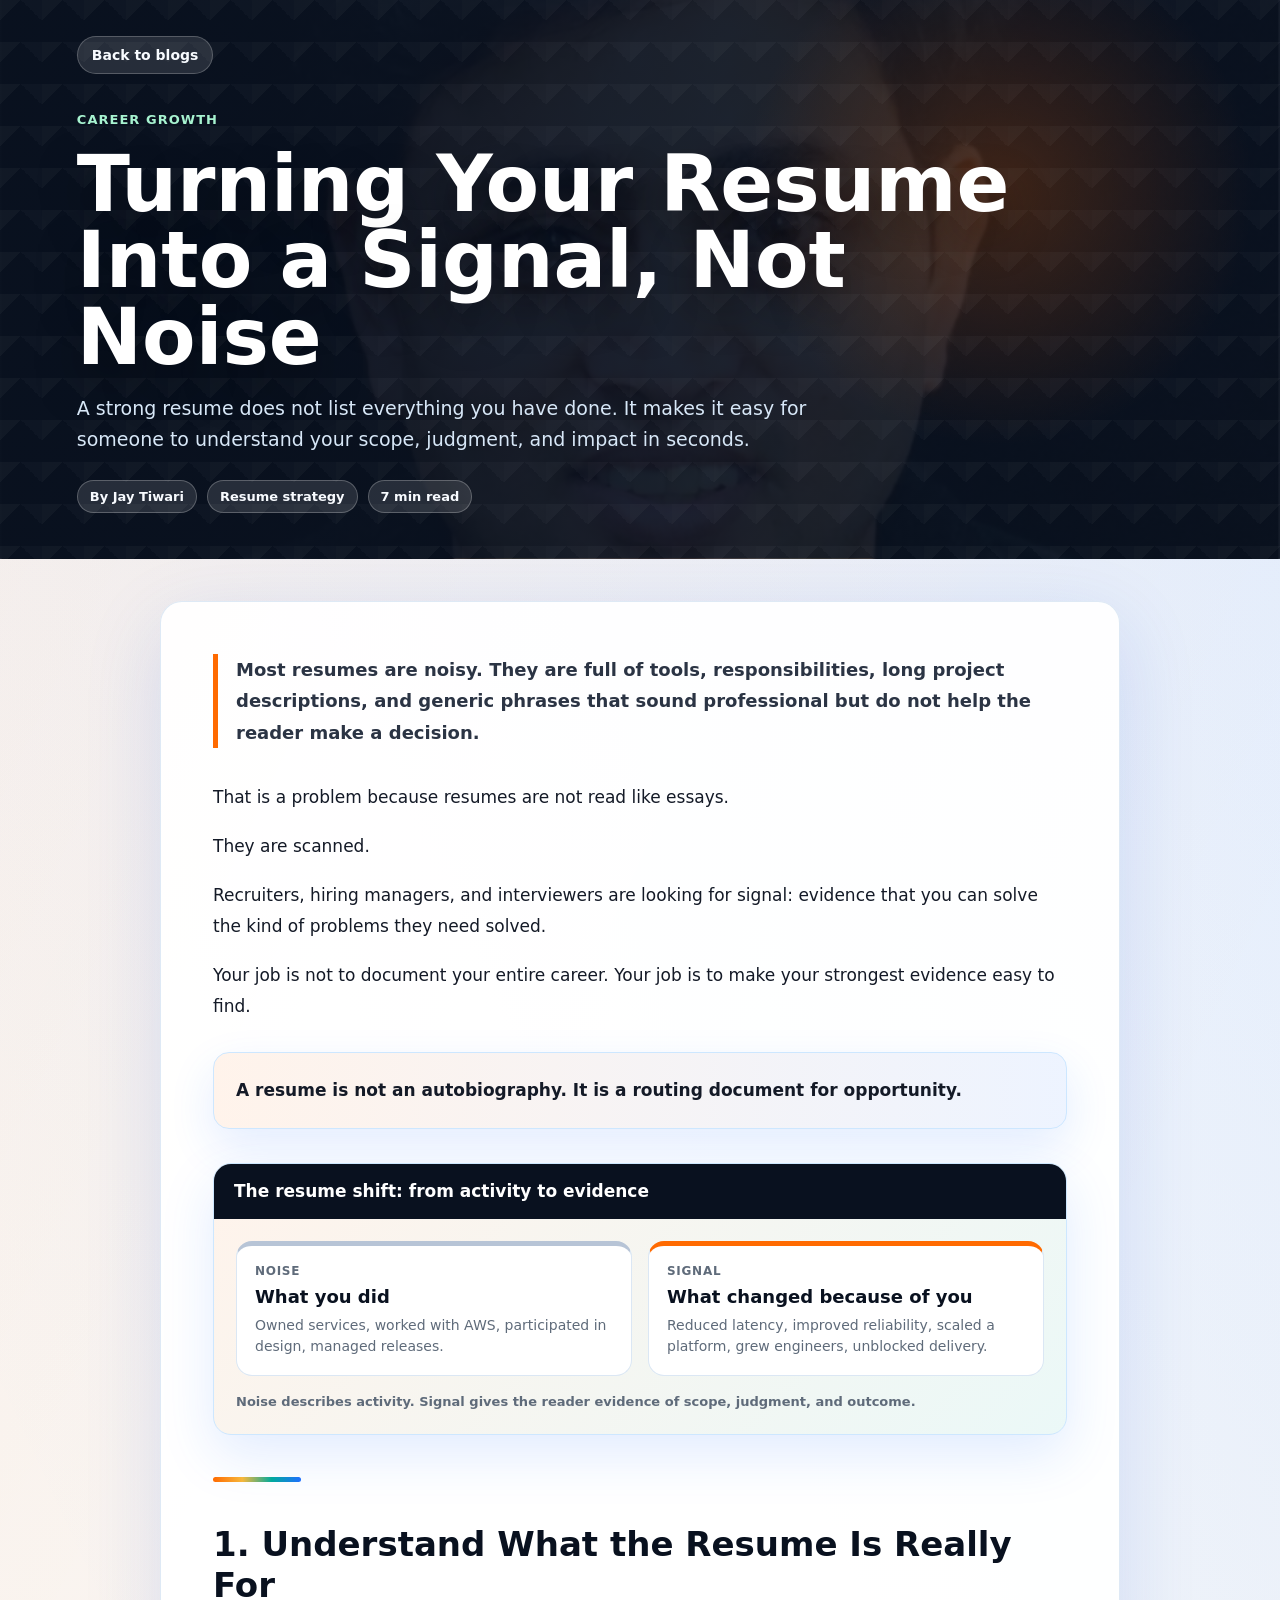
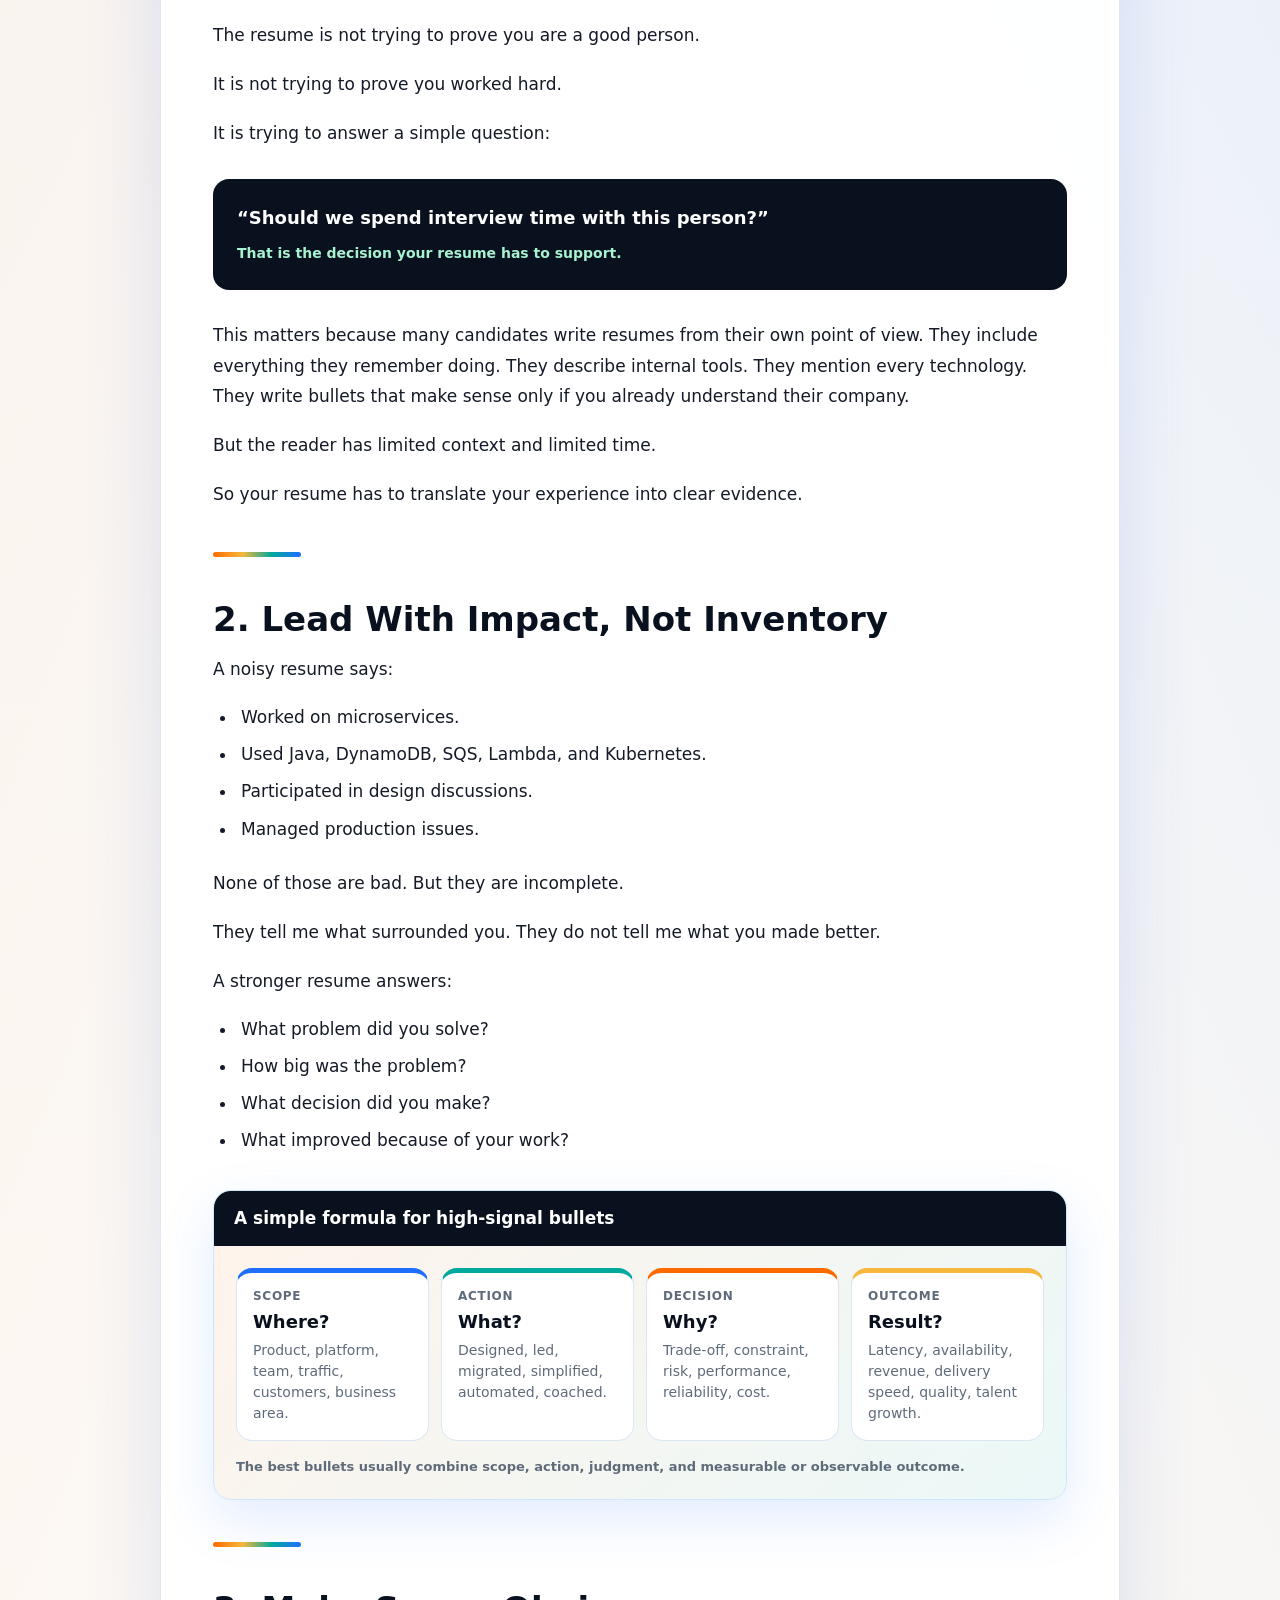
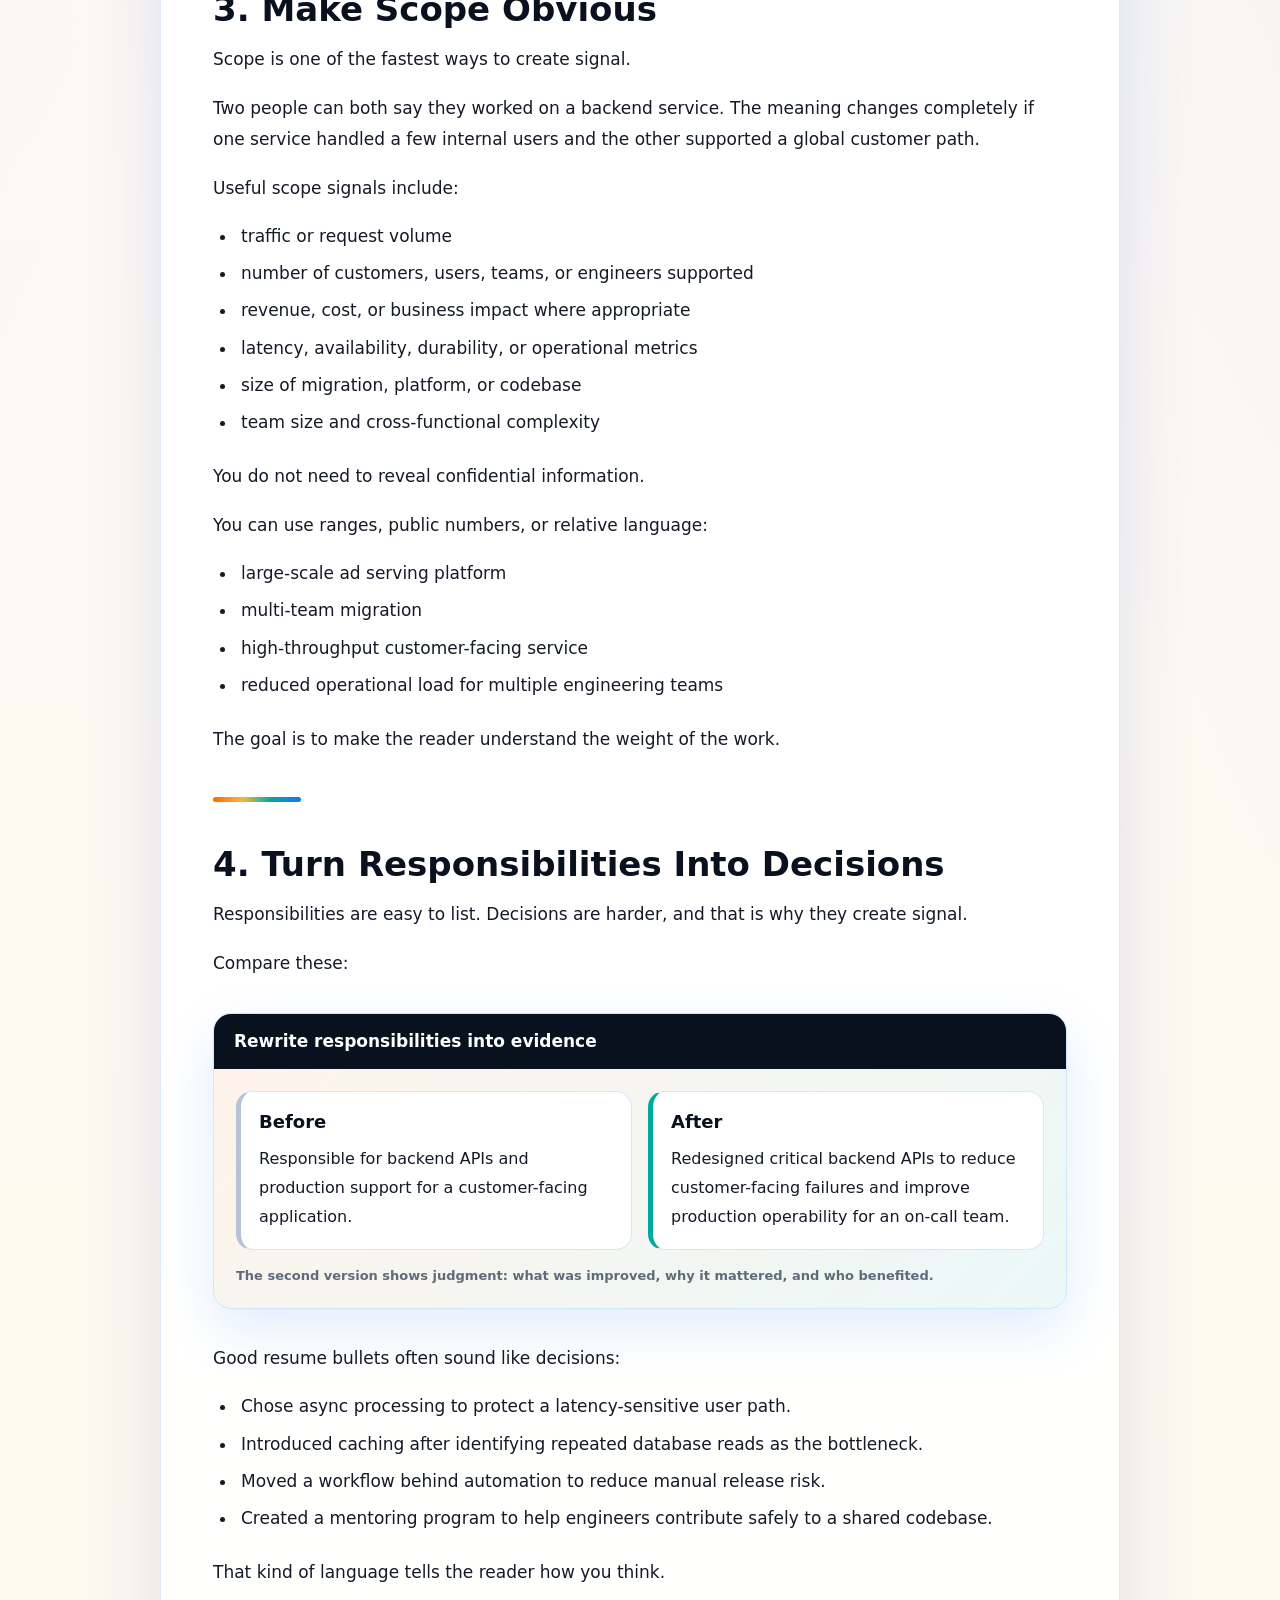
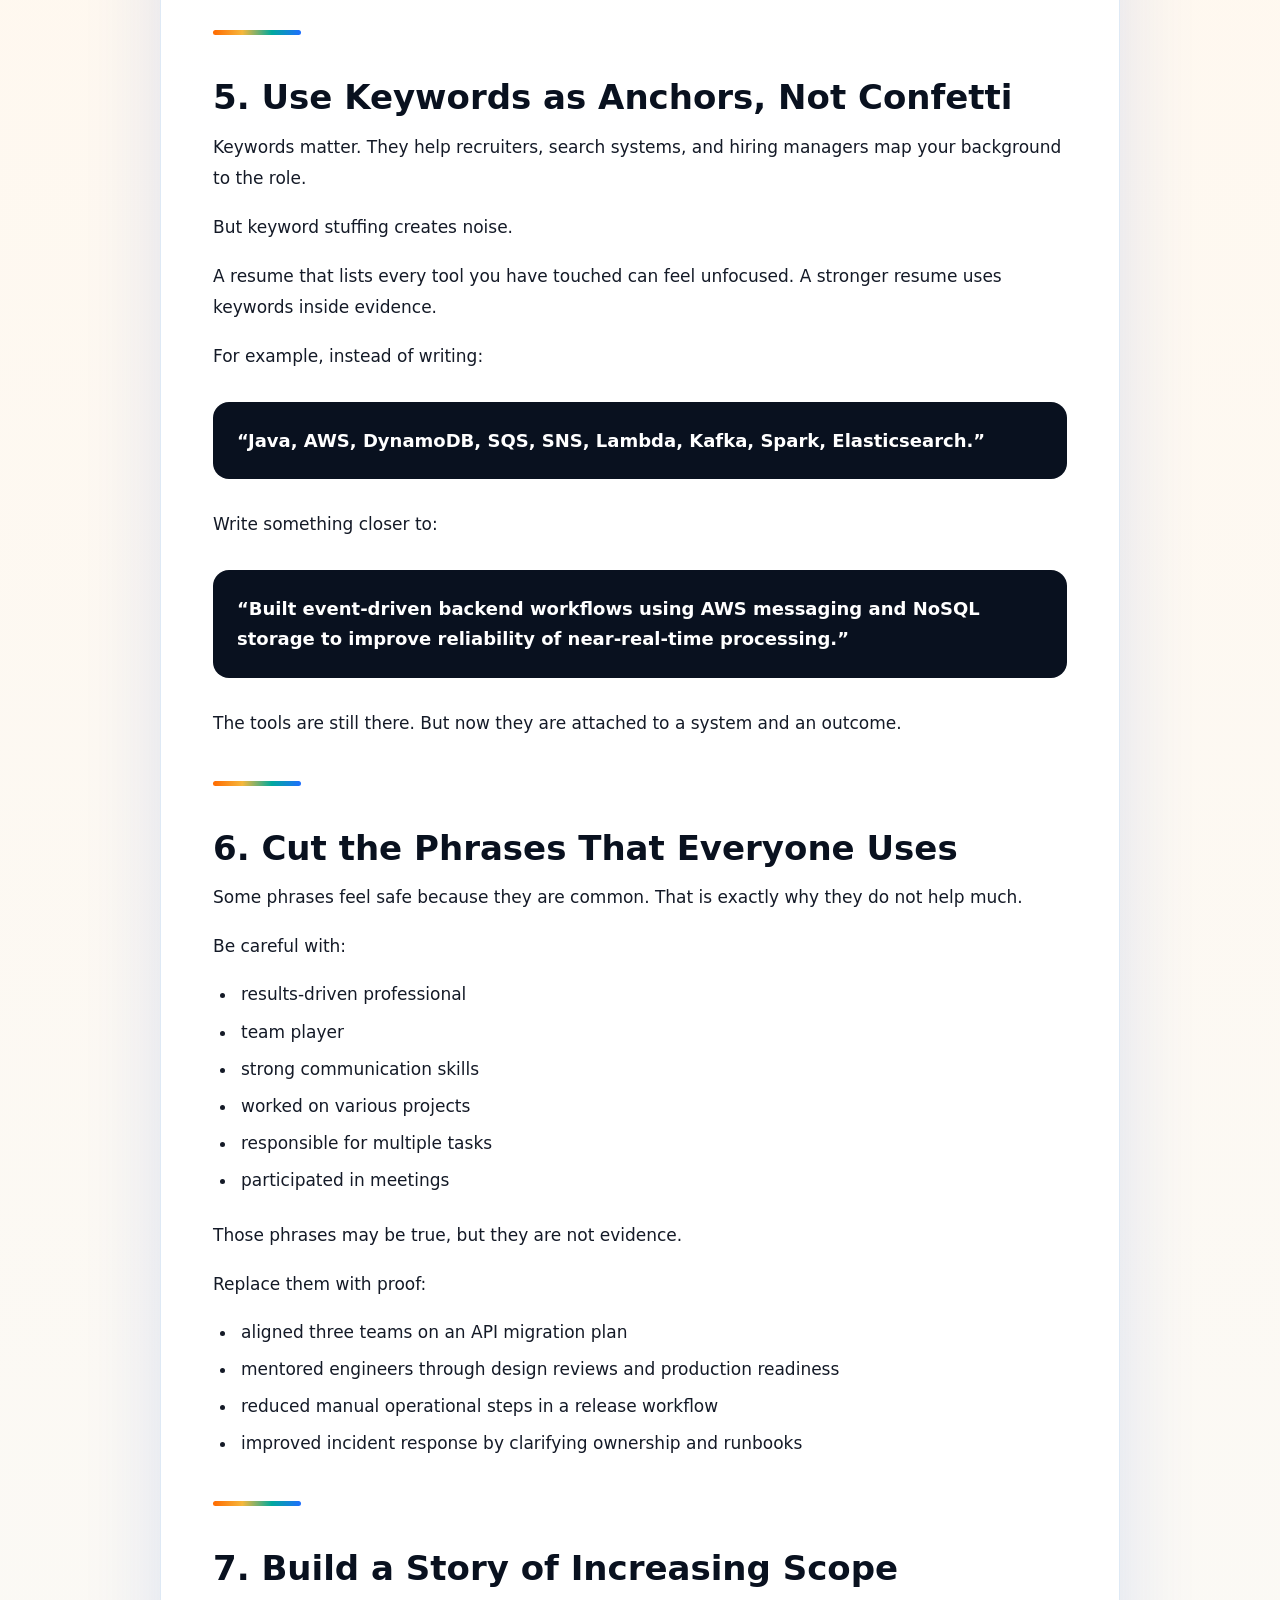
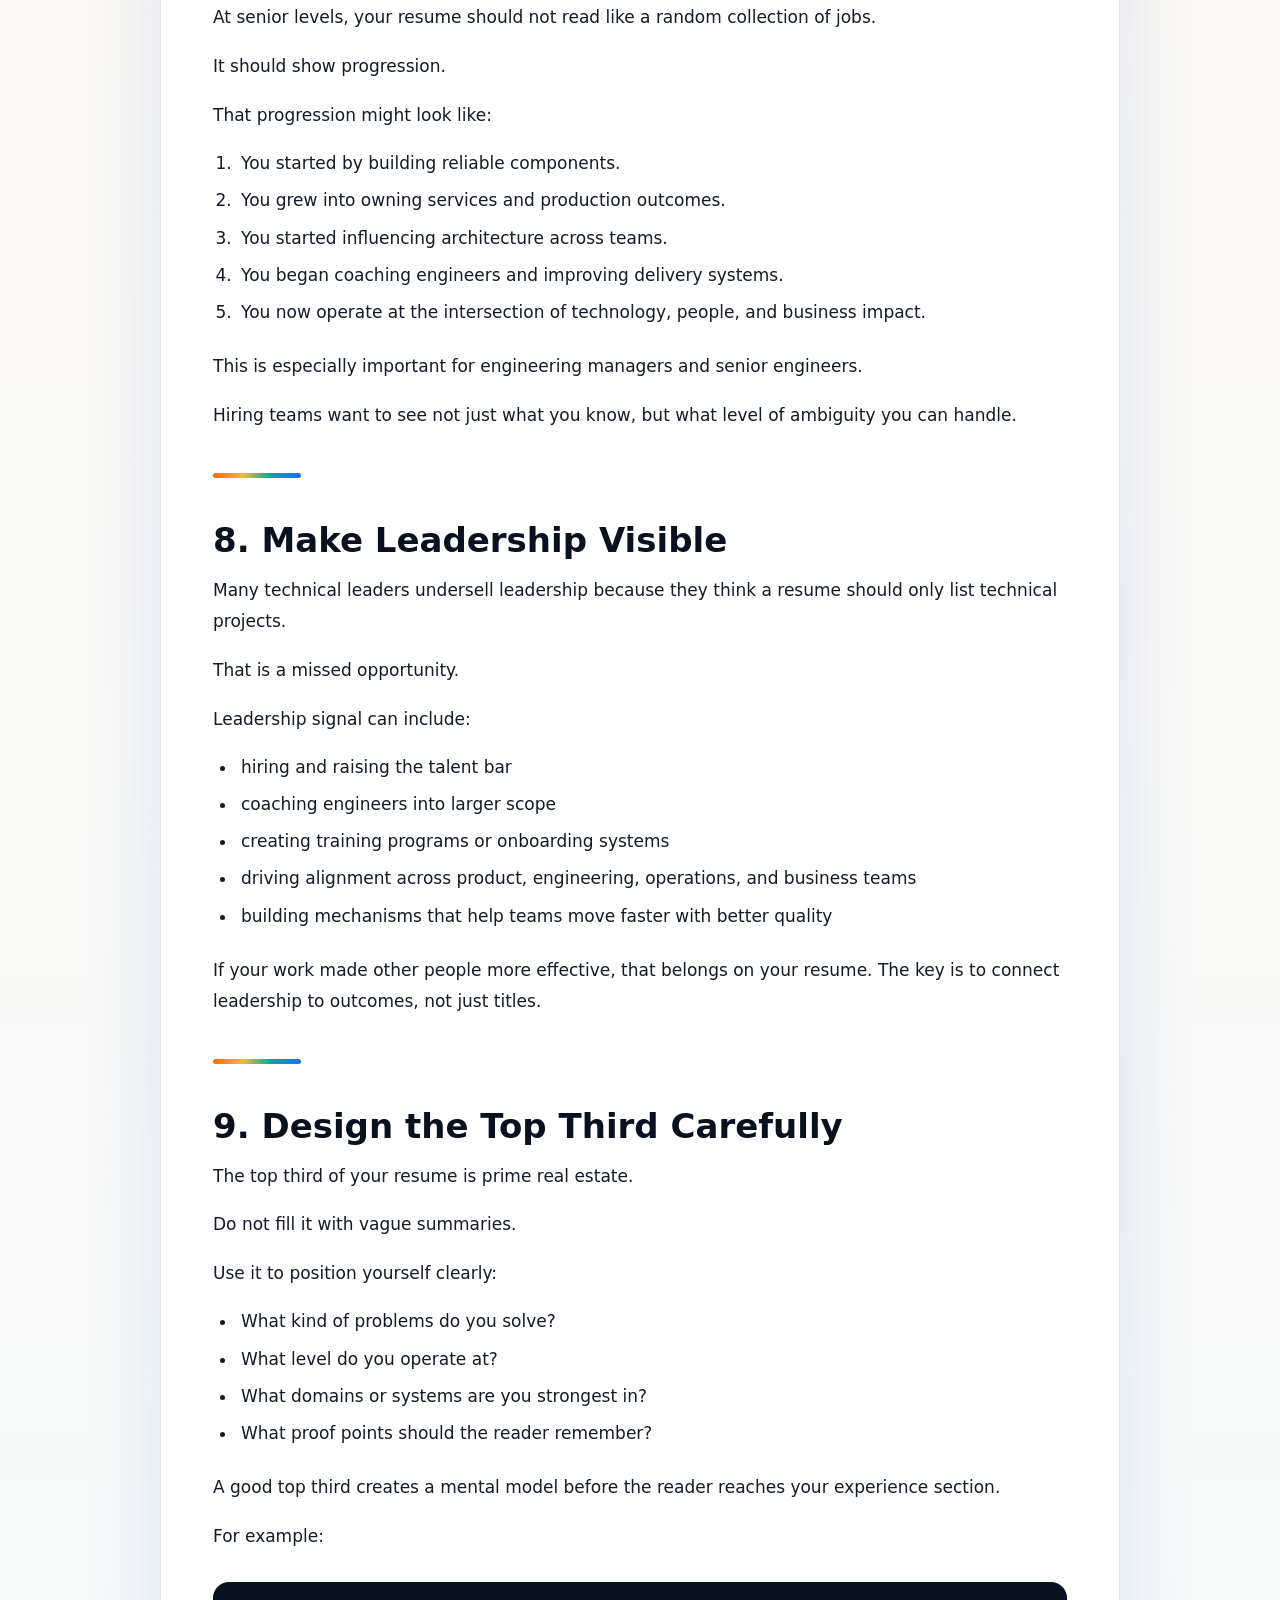
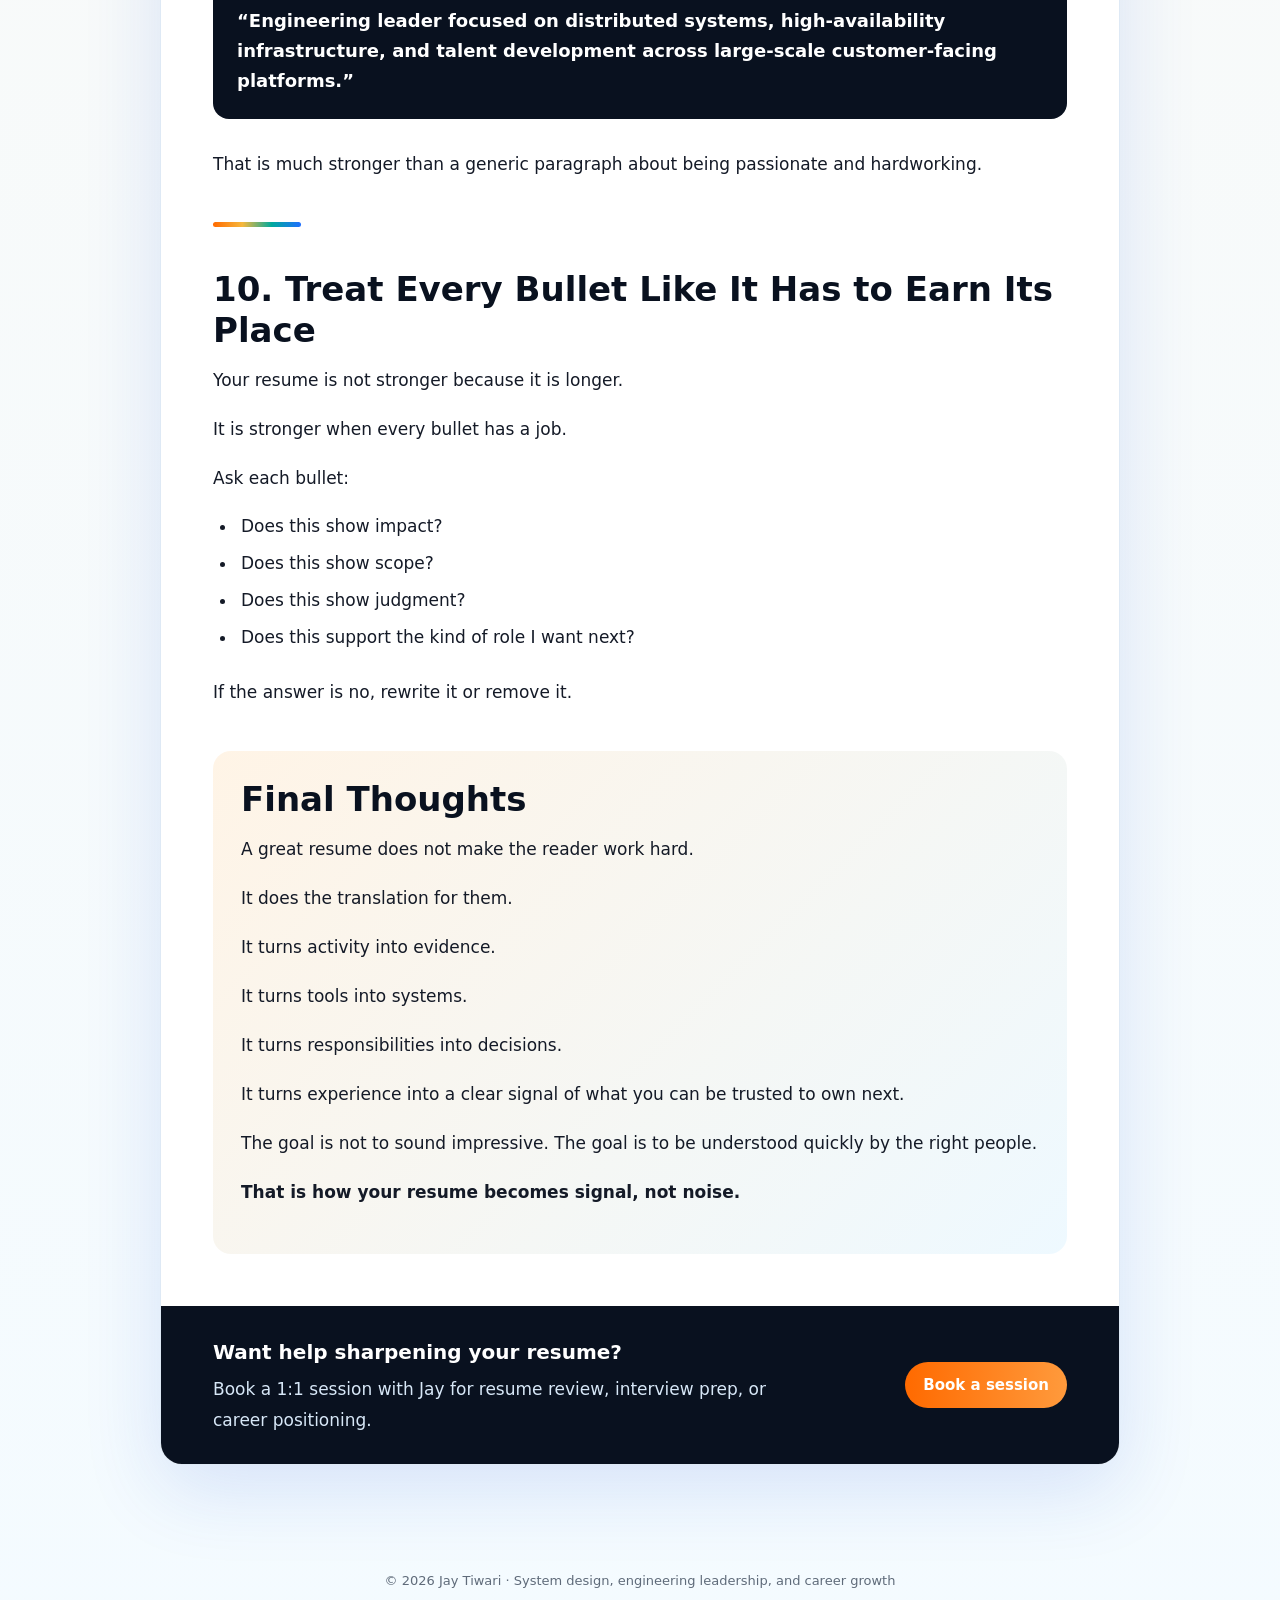
<file: blogs/turning-your-resume-into-a-signal-not-noise.html>
<!DOCTYPE html>
<html lang="en">
<head>
  <meta charset="UTF-8" />
  <title>Turning Your Resume Into a Signal, Not Noise | Jay Tiwari</title>
  <meta name="viewport" content="width=device-width, initial-scale=1" />
  <meta name="description" content="A practical guide from Jay Tiwari on turning a resume from a list of tasks into a clear signal of impact, judgment, and career readiness." />
  <style>
    :root {
      --accent: #ff6a00;
      --blue: #1f6fff;
      --teal: #00a99d;
      --gold: #f6b73c;
      --ink: #09111f;
      --text: #141a27;
      --muted: #5f6b7a;
      --border: #dbe7f4;
    }

    * {
      box-sizing: border-box;
      margin: 0;
      padding: 0;
    }

    body {
      background:
        linear-gradient(115deg, rgba(255, 106, 0, 0.08), transparent 30%),
        linear-gradient(245deg, rgba(31, 111, 255, 0.1), transparent 34%),
        linear-gradient(180deg, #f7fbff 0%, #fff8ef 48%, #f4fbff 100%);
      color: var(--text);
      font-family: system-ui, -apple-system, BlinkMacSystemFont, "Segoe UI", sans-serif;
      min-height: 100vh;
    }

    a {
      color: inherit;
    }

    .hero {
      background:
        radial-gradient(circle at 78% 34%, rgba(255, 106, 0, 0.22), transparent 24%),
        linear-gradient(90deg, rgba(9, 17, 31, 0.98), rgba(9, 17, 31, 0.88)),
        url("../jay-tiwari-profile.jpeg");
      background-position: center, center, 82% 42%;
      background-size: cover;
      color: #ffffff;
      padding: 36px 6% 46px;
      position: relative;
    }

    .hero::after {
      background-image:
        linear-gradient(135deg, rgba(255, 255, 255, 0.08) 25%, transparent 25%),
        linear-gradient(225deg, rgba(255, 255, 255, 0.06) 25%, transparent 25%);
      background-size: 42px 42px;
      content: "";
      inset: 0;
      opacity: 0.42;
      pointer-events: none;
      position: absolute;
    }

    .hero-inner {
      max-width: 980px;
      position: relative;
      z-index: 1;
    }

    .back-link {
      align-items: center;
      background: rgba(255, 255, 255, 0.12);
      border: 1px solid rgba(255, 255, 255, 0.22);
      border-radius: 999px;
      color: #f8fbff;
      display: inline-flex;
      font-size: 14px;
      font-weight: 800;
      margin-bottom: 34px;
      padding: 10px 14px;
      text-decoration: none;
    }

    .eyebrow {
      color: #a7f3d0;
      font-size: 13px;
      font-weight: 900;
      letter-spacing: 0.08em;
      margin-bottom: 14px;
      text-transform: uppercase;
    }

    h1 {
      color: #ffffff;
      font-size: clamp(42px, 7vw, 78px);
      font-weight: 900;
      letter-spacing: 0;
      line-height: 0.98;
      margin-bottom: 18px;
      max-width: 940px;
      text-shadow: 0 22px 46px rgba(0, 0, 0, 0.34);
    }

    .dek {
      color: #d7e7f7;
      font-size: 19px;
      line-height: 1.65;
      max-width: 760px;
    }

    .meta-row {
      display: flex;
      flex-wrap: wrap;
      gap: 10px;
      margin-top: 24px;
    }

    .meta-pill {
      background: rgba(255, 255, 255, 0.12);
      border: 1px solid rgba(255, 255, 255, 0.24);
      border-radius: 999px;
      color: #f8fbff;
      font-size: 13px;
      font-weight: 800;
      padding: 8px 12px;
    }

    main {
      padding: 42px 6% 80px;
    }

    .article-shell {
      background: rgba(255, 255, 255, 0.94);
      border: 1px solid rgba(219, 231, 244, 0.9);
      border-radius: 22px;
      box-shadow: 0 24px 80px rgba(29, 78, 216, 0.14);
      margin: 0 auto;
      max-width: 960px;
      overflow: hidden;
    }

    .article-content {
      padding: clamp(24px, 5vw, 52px);
    }

    .intro {
      border-left: 5px solid var(--accent);
      color: #2b3444;
      font-size: 18px;
      font-weight: 700;
      line-height: 1.75;
      margin-bottom: 34px;
      padding-left: 18px;
    }

    h2 {
      color: var(--ink);
      font-size: clamp(24px, 3vw, 34px);
      letter-spacing: 0;
      line-height: 1.2;
      margin: 42px 0 14px;
    }

    h3 {
      color: var(--ink);
      font-size: 18px;
      letter-spacing: 0;
      line-height: 1.35;
      margin: 26px 0 10px;
    }

    p {
      color: var(--text);
      font-size: 17px;
      line-height: 1.82;
      margin: 0 0 18px;
    }

    ul,
    ol {
      margin: 0 0 24px 24px;
    }

    li {
      color: var(--text);
      font-size: 17px;
      line-height: 1.72;
      margin-bottom: 8px;
      padding-left: 4px;
    }

    .callout {
      background:
        linear-gradient(90deg, rgba(255, 106, 0, 0.08), rgba(31, 111, 255, 0.08)),
        #ffffff;
      border: 1px solid #cde7ff;
      border-radius: 16px;
      box-shadow: 0 18px 46px rgba(31, 111, 255, 0.12);
      margin: 30px 0;
      padding: 22px;
    }

    .callout p {
      font-weight: 800;
      margin: 0;
    }

    .resume-visual {
      background:
        linear-gradient(135deg, rgba(255, 106, 0, 0.08), rgba(0, 169, 157, 0.08)),
        #ffffff;
      border: 1px solid #cde7ff;
      border-radius: 18px;
      box-shadow: 0 20px 54px rgba(31, 111, 255, 0.13);
      margin: 34px 0;
      overflow: hidden;
    }

    .visual-header {
      align-items: center;
      background: #09111f;
      color: #ffffff;
      display: flex;
      flex-wrap: wrap;
      gap: 10px;
      justify-content: space-between;
      padding: 16px 20px;
    }

    .visual-header strong {
      font-size: 17px;
      line-height: 1.35;
    }

    .visual-body {
      padding: 22px;
    }

    .signal-grid {
      display: grid;
      gap: 16px;
      grid-template-columns: repeat(2, minmax(0, 1fr));
    }

    .signal-card {
      background: #ffffff;
      border: 1px solid #dbe7f4;
      border-radius: 16px;
      padding: 18px;
    }

    .signal-card.noise {
      border-top: 5px solid #b7c4d6;
    }

    .signal-card.signal {
      border-top: 5px solid var(--accent);
    }

    .signal-card small,
    .formula-step small {
      color: var(--muted);
      display: block;
      font-size: 12px;
      font-weight: 900;
      letter-spacing: 0.06em;
      margin-bottom: 8px;
      text-transform: uppercase;
    }

    .signal-card strong,
    .formula-step strong {
      color: var(--ink);
      display: block;
      font-size: 18px;
      line-height: 1.2;
      margin-bottom: 8px;
    }

    .signal-card span,
    .formula-step span {
      color: var(--muted);
      display: block;
      font-size: 14px;
      line-height: 1.5;
    }

    .formula-grid {
      display: grid;
      gap: 12px;
      grid-template-columns: repeat(4, minmax(0, 1fr));
    }

    .formula-step {
      background: #ffffff;
      border: 1px solid #dbe7f4;
      border-radius: 16px;
      border-top: 5px solid var(--blue);
      padding: 16px;
    }

    .formula-step:nth-child(2) {
      border-top-color: var(--teal);
    }

    .formula-step:nth-child(3) {
      border-top-color: var(--accent);
    }

    .formula-step:nth-child(4) {
      border-top-color: var(--gold);
    }

    .rewrite-box {
      display: grid;
      gap: 16px;
      grid-template-columns: repeat(2, minmax(0, 1fr));
    }

    .rewrite-panel {
      background: #ffffff;
      border: 1px solid #dbe7f4;
      border-radius: 16px;
      padding: 18px;
    }

    .rewrite-panel.before {
      border-left: 5px solid #b7c4d6;
    }

    .rewrite-panel.after {
      border-left: 5px solid var(--teal);
    }

    .rewrite-panel h3 {
      margin-top: 0;
    }

    .rewrite-panel p {
      font-size: 16px;
      margin-bottom: 0;
    }

    figcaption {
      color: var(--muted);
      font-size: 13px;
      font-weight: 700;
      line-height: 1.55;
      margin-top: 16px;
    }

    .quote {
      background: #09111f;
      border-radius: 16px;
      color: #ffffff;
      font-size: 18px;
      font-weight: 800;
      line-height: 1.65;
      margin: 30px 0;
      padding: 24px;
    }

    .quote span {
      color: #a7f3d0;
      display: block;
      font-size: 14px;
      margin-top: 10px;
    }

    .section-rule {
      background: linear-gradient(90deg, var(--accent), var(--gold), var(--teal), var(--blue));
      border-radius: 999px;
      height: 5px;
      margin: 42px 0 6px;
      width: 88px;
    }

    .final-thoughts {
      background: linear-gradient(135deg, #fff4e6, #eef9ff);
      border-radius: 18px;
      margin-top: 44px;
      padding: 28px;
    }

    .final-thoughts h2 {
      margin-top: 0;
    }

    .cta {
      align-items: center;
      background: #09111f;
      display: flex;
      flex-wrap: wrap;
      gap: 18px;
      justify-content: space-between;
      padding: 28px clamp(24px, 5vw, 52px);
    }

    .cta p {
      color: #d7e7f7;
      margin: 0;
      max-width: 560px;
    }

    .cta strong {
      color: #ffffff;
      display: block;
      font-size: 20px;
      margin-bottom: 4px;
    }

    .cta a {
      align-items: center;
      background: linear-gradient(90deg, var(--accent), #ff9a3c);
      border-radius: 999px;
      color: #ffffff;
      display: inline-flex;
      font-size: 15px;
      font-weight: 900;
      min-height: 46px;
      padding: 0 18px;
      text-decoration: none;
    }

    footer {
      color: var(--muted);
      font-size: 13px;
      padding: 28px 6% 44px;
      text-align: center;
    }

    @media (max-width: 700px) {
      .hero {
        padding: 24px 20px 34px;
      }

      .back-link {
        margin-bottom: 28px;
      }

      .dek,
      p,
      li {
        font-size: 16px;
      }

      main {
        padding: 28px 20px 56px;
      }

      .article-shell {
        border-radius: 18px;
      }

      .visual-header {
        align-items: flex-start;
        flex-direction: column;
      }

      .visual-body {
        padding: 16px;
      }

      .signal-grid,
      .formula-grid,
      .rewrite-box {
        grid-template-columns: 1fr;
      }

      .cta,
      .cta a {
        width: 100%;
      }

      .cta a {
        justify-content: center;
      }
    }
  </style>
</head>
<body>
  <header class="hero">
    <div class="hero-inner">
      <a class="back-link" href="../index.html#blogs">Back to blogs</a>
      <p class="eyebrow">Career Growth</p>
      <h1>Turning Your Resume Into a Signal, Not Noise</h1>
      <p class="dek">
        A strong resume does not list everything you have done. It makes it easy for someone to understand
        your scope, judgment, and impact in seconds.
      </p>
      <div class="meta-row">
        <span class="meta-pill">By Jay Tiwari</span>
        <span class="meta-pill">Resume strategy</span>
        <span class="meta-pill">7 min read</span>
      </div>
    </div>
  </header>

  <main>
    <article class="article-shell">
      <div class="article-content">
        <p class="intro">
          Most resumes are noisy. They are full of tools, responsibilities, long project descriptions, and
          generic phrases that sound professional but do not help the reader make a decision.
        </p>

        <p>That is a problem because resumes are not read like essays.</p>
        <p>They are scanned.</p>
        <p>
          Recruiters, hiring managers, and interviewers are looking for signal: evidence that you can solve
          the kind of problems they need solved.
        </p>
        <p>
          Your job is not to document your entire career. Your job is to make your strongest evidence easy
          to find.
        </p>

        <div class="callout">
          <p>A resume is not an autobiography. It is a routing document for opportunity.</p>
        </div>

        <figure class="resume-visual" aria-label="Resume signal versus noise diagram">
          <div class="visual-header">
            <strong>The resume shift: from activity to evidence</strong>
          </div>
          <div class="visual-body">
            <div class="signal-grid">
              <div class="signal-card noise">
                <small>Noise</small>
                <strong>What you did</strong>
                <span>Owned services, worked with AWS, participated in design, managed releases.</span>
              </div>
              <div class="signal-card signal">
                <small>Signal</small>
                <strong>What changed because of you</strong>
                <span>Reduced latency, improved reliability, scaled a platform, grew engineers, unblocked delivery.</span>
              </div>
            </div>
            <figcaption>
              Noise describes activity. Signal gives the reader evidence of scope, judgment, and outcome.
            </figcaption>
          </div>
        </figure>

        <div class="section-rule"></div>
        <h2>1. Understand What the Resume Is Really For</h2>
        <p>The resume is not trying to prove you are a good person.</p>
        <p>It is not trying to prove you worked hard.</p>
        <p>It is trying to answer a simple question:</p>
        <div class="quote">
          “Should we spend interview time with this person?”
          <span>That is the decision your resume has to support.</span>
        </div>
        <p>
          This matters because many candidates write resumes from their own point of view. They include
          everything they remember doing. They describe internal tools. They mention every technology. They
          write bullets that make sense only if you already understand their company.
        </p>
        <p>But the reader has limited context and limited time.</p>
        <p>So your resume has to translate your experience into clear evidence.</p>

        <div class="section-rule"></div>
        <h2>2. Lead With Impact, Not Inventory</h2>
        <p>A noisy resume says:</p>
        <ul>
          <li>Worked on microservices.</li>
          <li>Used Java, DynamoDB, SQS, Lambda, and Kubernetes.</li>
          <li>Participated in design discussions.</li>
          <li>Managed production issues.</li>
        </ul>
        <p>None of those are bad. But they are incomplete.</p>
        <p>They tell me what surrounded you. They do not tell me what you made better.</p>
        <p>A stronger resume answers:</p>
        <ul>
          <li>What problem did you solve?</li>
          <li>How big was the problem?</li>
          <li>What decision did you make?</li>
          <li>What improved because of your work?</li>
        </ul>

        <figure class="resume-visual" aria-label="Resume bullet formula diagram">
          <div class="visual-header">
            <strong>A simple formula for high-signal bullets</strong>
          </div>
          <div class="visual-body">
            <div class="formula-grid">
              <div class="formula-step">
                <small>Scope</small>
                <strong>Where?</strong>
                <span>Product, platform, team, traffic, customers, business area.</span>
              </div>
              <div class="formula-step">
                <small>Action</small>
                <strong>What?</strong>
                <span>Designed, led, migrated, simplified, automated, coached.</span>
              </div>
              <div class="formula-step">
                <small>Decision</small>
                <strong>Why?</strong>
                <span>Trade-off, constraint, risk, performance, reliability, cost.</span>
              </div>
              <div class="formula-step">
                <small>Outcome</small>
                <strong>Result?</strong>
                <span>Latency, availability, revenue, delivery speed, quality, talent growth.</span>
              </div>
            </div>
            <figcaption>
              The best bullets usually combine scope, action, judgment, and measurable or observable outcome.
            </figcaption>
          </div>
        </figure>

        <div class="section-rule"></div>
        <h2>3. Make Scope Obvious</h2>
        <p>Scope is one of the fastest ways to create signal.</p>
        <p>Two people can both say they worked on a backend service. The meaning changes completely if one service handled a few internal users and the other supported a global customer path.</p>
        <p>Useful scope signals include:</p>
        <ul>
          <li>traffic or request volume</li>
          <li>number of customers, users, teams, or engineers supported</li>
          <li>revenue, cost, or business impact where appropriate</li>
          <li>latency, availability, durability, or operational metrics</li>
          <li>size of migration, platform, or codebase</li>
          <li>team size and cross-functional complexity</li>
        </ul>
        <p>You do not need to reveal confidential information.</p>
        <p>You can use ranges, public numbers, or relative language:</p>
        <ul>
          <li>large-scale ad serving platform</li>
          <li>multi-team migration</li>
          <li>high-throughput customer-facing service</li>
          <li>reduced operational load for multiple engineering teams</li>
        </ul>
        <p>The goal is to make the reader understand the weight of the work.</p>

        <div class="section-rule"></div>
        <h2>4. Turn Responsibilities Into Decisions</h2>
        <p>Responsibilities are easy to list. Decisions are harder, and that is why they create signal.</p>
        <p>Compare these:</p>
        <figure class="resume-visual" aria-label="Before and after resume bullet rewrite">
          <div class="visual-header">
            <strong>Rewrite responsibilities into evidence</strong>
          </div>
          <div class="visual-body">
            <div class="rewrite-box">
              <div class="rewrite-panel before">
                <h3>Before</h3>
                <p>Responsible for backend APIs and production support for a customer-facing application.</p>
              </div>
              <div class="rewrite-panel after">
                <h3>After</h3>
                <p>Redesigned critical backend APIs to reduce customer-facing failures and improve production operability for an on-call team.</p>
              </div>
            </div>
            <figcaption>
              The second version shows judgment: what was improved, why it mattered, and who benefited.
            </figcaption>
          </div>
        </figure>
        <p>Good resume bullets often sound like decisions:</p>
        <ul>
          <li>Chose async processing to protect a latency-sensitive user path.</li>
          <li>Introduced caching after identifying repeated database reads as the bottleneck.</li>
          <li>Moved a workflow behind automation to reduce manual release risk.</li>
          <li>Created a mentoring program to help engineers contribute safely to a shared codebase.</li>
        </ul>
        <p>That kind of language tells the reader how you think.</p>

        <div class="section-rule"></div>
        <h2>5. Use Keywords as Anchors, Not Confetti</h2>
        <p>Keywords matter. They help recruiters, search systems, and hiring managers map your background to the role.</p>
        <p>But keyword stuffing creates noise.</p>
        <p>A resume that lists every tool you have touched can feel unfocused. A stronger resume uses keywords inside evidence.</p>
        <p>For example, instead of writing:</p>
        <div class="quote">“Java, AWS, DynamoDB, SQS, SNS, Lambda, Kafka, Spark, Elasticsearch.”</div>
        <p>Write something closer to:</p>
        <div class="quote">
          “Built event-driven backend workflows using AWS messaging and NoSQL storage to improve reliability of near-real-time processing.”
        </div>
        <p>The tools are still there. But now they are attached to a system and an outcome.</p>

        <div class="section-rule"></div>
        <h2>6. Cut the Phrases That Everyone Uses</h2>
        <p>Some phrases feel safe because they are common. That is exactly why they do not help much.</p>
        <p>Be careful with:</p>
        <ul>
          <li>results-driven professional</li>
          <li>team player</li>
          <li>strong communication skills</li>
          <li>worked on various projects</li>
          <li>responsible for multiple tasks</li>
          <li>participated in meetings</li>
        </ul>
        <p>Those phrases may be true, but they are not evidence.</p>
        <p>Replace them with proof:</p>
        <ul>
          <li>aligned three teams on an API migration plan</li>
          <li>mentored engineers through design reviews and production readiness</li>
          <li>reduced manual operational steps in a release workflow</li>
          <li>improved incident response by clarifying ownership and runbooks</li>
        </ul>

        <div class="section-rule"></div>
        <h2>7. Build a Story of Increasing Scope</h2>
        <p>At senior levels, your resume should not read like a random collection of jobs.</p>
        <p>It should show progression.</p>
        <p>That progression might look like:</p>
        <ol>
          <li>You started by building reliable components.</li>
          <li>You grew into owning services and production outcomes.</li>
          <li>You started influencing architecture across teams.</li>
          <li>You began coaching engineers and improving delivery systems.</li>
          <li>You now operate at the intersection of technology, people, and business impact.</li>
        </ol>
        <p>This is especially important for engineering managers and senior engineers.</p>
        <p>Hiring teams want to see not just what you know, but what level of ambiguity you can handle.</p>

        <div class="section-rule"></div>
        <h2>8. Make Leadership Visible</h2>
        <p>Many technical leaders undersell leadership because they think a resume should only list technical projects.</p>
        <p>That is a missed opportunity.</p>
        <p>Leadership signal can include:</p>
        <ul>
          <li>hiring and raising the talent bar</li>
          <li>coaching engineers into larger scope</li>
          <li>creating training programs or onboarding systems</li>
          <li>driving alignment across product, engineering, operations, and business teams</li>
          <li>building mechanisms that help teams move faster with better quality</li>
        </ul>
        <p>
          If your work made other people more effective, that belongs on your resume. The key is to connect
          leadership to outcomes, not just titles.
        </p>

        <div class="section-rule"></div>
        <h2>9. Design the Top Third Carefully</h2>
        <p>The top third of your resume is prime real estate.</p>
        <p>Do not fill it with vague summaries.</p>
        <p>Use it to position yourself clearly:</p>
        <ul>
          <li>What kind of problems do you solve?</li>
          <li>What level do you operate at?</li>
          <li>What domains or systems are you strongest in?</li>
          <li>What proof points should the reader remember?</li>
        </ul>
        <p>A good top third creates a mental model before the reader reaches your experience section.</p>
        <p>For example:</p>
        <div class="quote">
          “Engineering leader focused on distributed systems, high-availability infrastructure, and talent development across large-scale customer-facing platforms.”
        </div>
        <p>That is much stronger than a generic paragraph about being passionate and hardworking.</p>

        <div class="section-rule"></div>
        <h2>10. Treat Every Bullet Like It Has to Earn Its Place</h2>
        <p>Your resume is not stronger because it is longer.</p>
        <p>It is stronger when every bullet has a job.</p>
        <p>Ask each bullet:</p>
        <ul>
          <li>Does this show impact?</li>
          <li>Does this show scope?</li>
          <li>Does this show judgment?</li>
          <li>Does this support the kind of role I want next?</li>
        </ul>
        <p>If the answer is no, rewrite it or remove it.</p>

        <div class="final-thoughts">
          <h2>Final Thoughts</h2>
          <p>A great resume does not make the reader work hard.</p>
          <p>It does the translation for them.</p>
          <p>It turns activity into evidence.</p>
          <p>It turns tools into systems.</p>
          <p>It turns responsibilities into decisions.</p>
          <p>It turns experience into a clear signal of what you can be trusted to own next.</p>
          <p>
            The goal is not to sound impressive. The goal is to be understood quickly by the right people.
          </p>
          <p><strong>That is how your resume becomes signal, not noise.</strong></p>
        </div>
      </div>

      <div class="cta">
        <p>
          <strong>Want help sharpening your resume?</strong>
          Book a 1:1 session with Jay for resume review, interview prep, or career positioning.
        </p>
        <a href="https://topmate.io/jay_tiwari" target="_blank" rel="noopener noreferrer">Book a session</a>
      </div>
    </article>
  </main>

  <footer>
    © <span id="year"></span> Jay Tiwari · System design, engineering leadership, and career growth
  </footer>

  <script>
    document.getElementById("year").textContent = new Date().getFullYear();
  </script>
</body>
</html>
</file>
<file: blogs/blog-template.css>
:root {
  --blog-shell-max: 1320px;
  --blog-side: 280px;
}

.progress {
  background: rgba(9, 17, 31, 0.06);
  height: 3px;
  left: 0;
  position: fixed;
  top: 0;
  width: 100%;
  z-index: 50;
}

.progress > div {
  background: linear-gradient(90deg, var(--blue), var(--teal), var(--accent), var(--gold));
  height: 100%;
  transform-origin: left center;
  transform: scaleX(0);
  width: 100%;
}

.shell {
  display: grid;
  gap: 22px;
  grid-template-columns: var(--blog-side) minmax(0, 1fr) var(--blog-side);
  margin: 0 auto;
  max-width: var(--blog-shell-max);
  padding: 20px 18px 72px;
}

.main-col {
  min-width: 0;
}

.side {
  align-self: start;
  max-height: calc(100vh - 40px);
  overflow: auto;
  padding-bottom: 20px;
  position: sticky;
  top: 20px;
}

.side-card {
  background: rgba(255, 255, 255, 0.86);
  border: 1px solid var(--border);
  border-radius: 14px;
  box-shadow: 0 18px 44px rgba(15, 23, 42, 0.06);
  padding: 14px;
}

.side-title {
  color: var(--ink);
  font-size: 12px;
  font-weight: 900;
  letter-spacing: 0.08em;
  margin-bottom: 10px;
  text-transform: uppercase;
}

.nav-list {
  display: grid;
  gap: 6px;
  list-style: none;
  margin: 0;
  padding: 0;
}

.nav-list a {
  border-radius: 10px;
  color: var(--text);
  display: block;
  font-size: 14px;
  font-weight: 800;
  padding: 10px 10px;
  text-decoration: none;
  transition: background 0.2s ease, color 0.2s ease;
}

.nav-list a:hover {
  background: rgba(31, 111, 255, 0.10);
  color: var(--ink);
}

.nav-list a.is-active {
  background: linear-gradient(90deg, rgba(255, 106, 0, 0.16), rgba(31, 111, 255, 0.10));
  border: 1px solid rgba(255, 106, 0, 0.24);
  color: var(--ink);
}

body.embed .progress {
  display: none;
}

body.embed .side {
  display: none;
}

body.embed .shell {
  grid-template-columns: 1fr;
  padding: 12px 12px 40px;
}

@media (max-width: 1060px) {
  .shell {
    grid-template-columns: 260px minmax(0, 1fr);
  }
  .side.right {
    display: none;
  }
}

@media (max-width: 820px) {
  .shell {
    grid-template-columns: 1fr;
    padding: 14px 14px 60px;
  }
  .side.left {
    max-height: none;
    position: relative;
    top: 0;
  }
}
</file>
